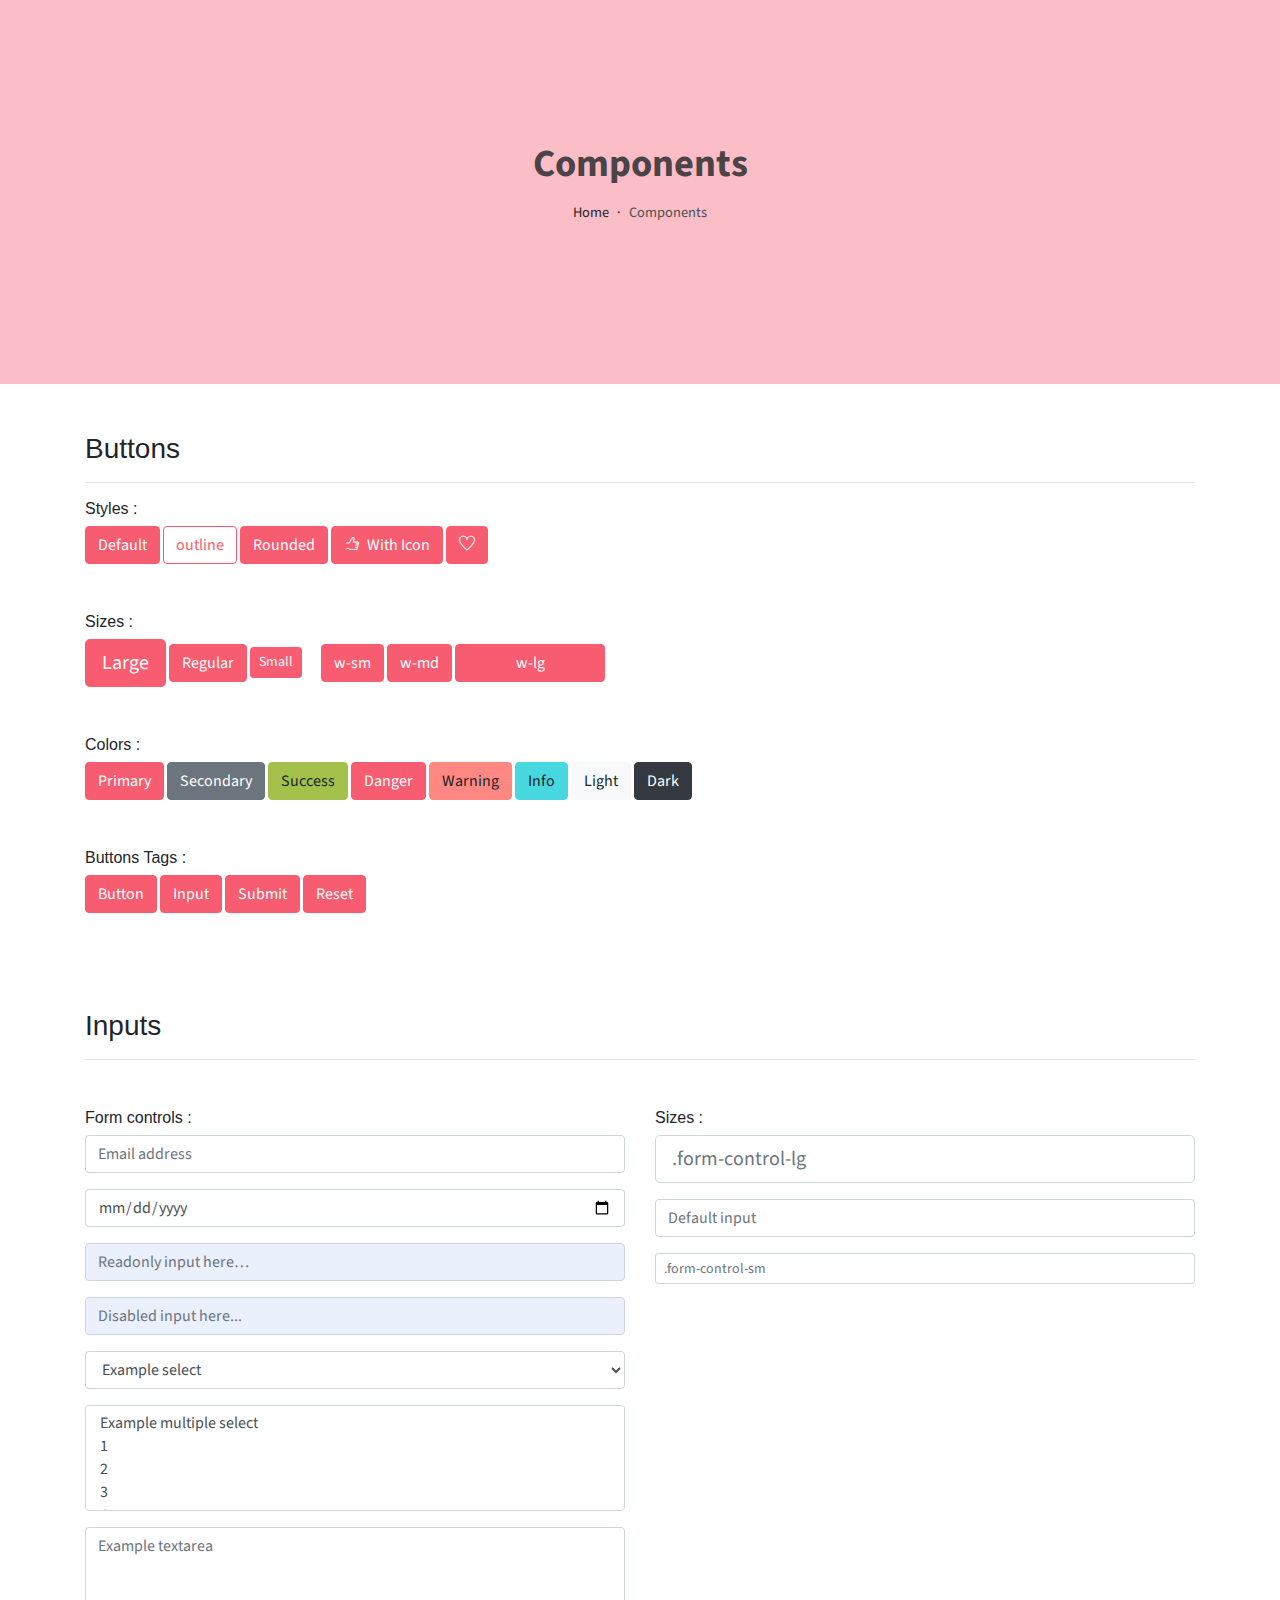
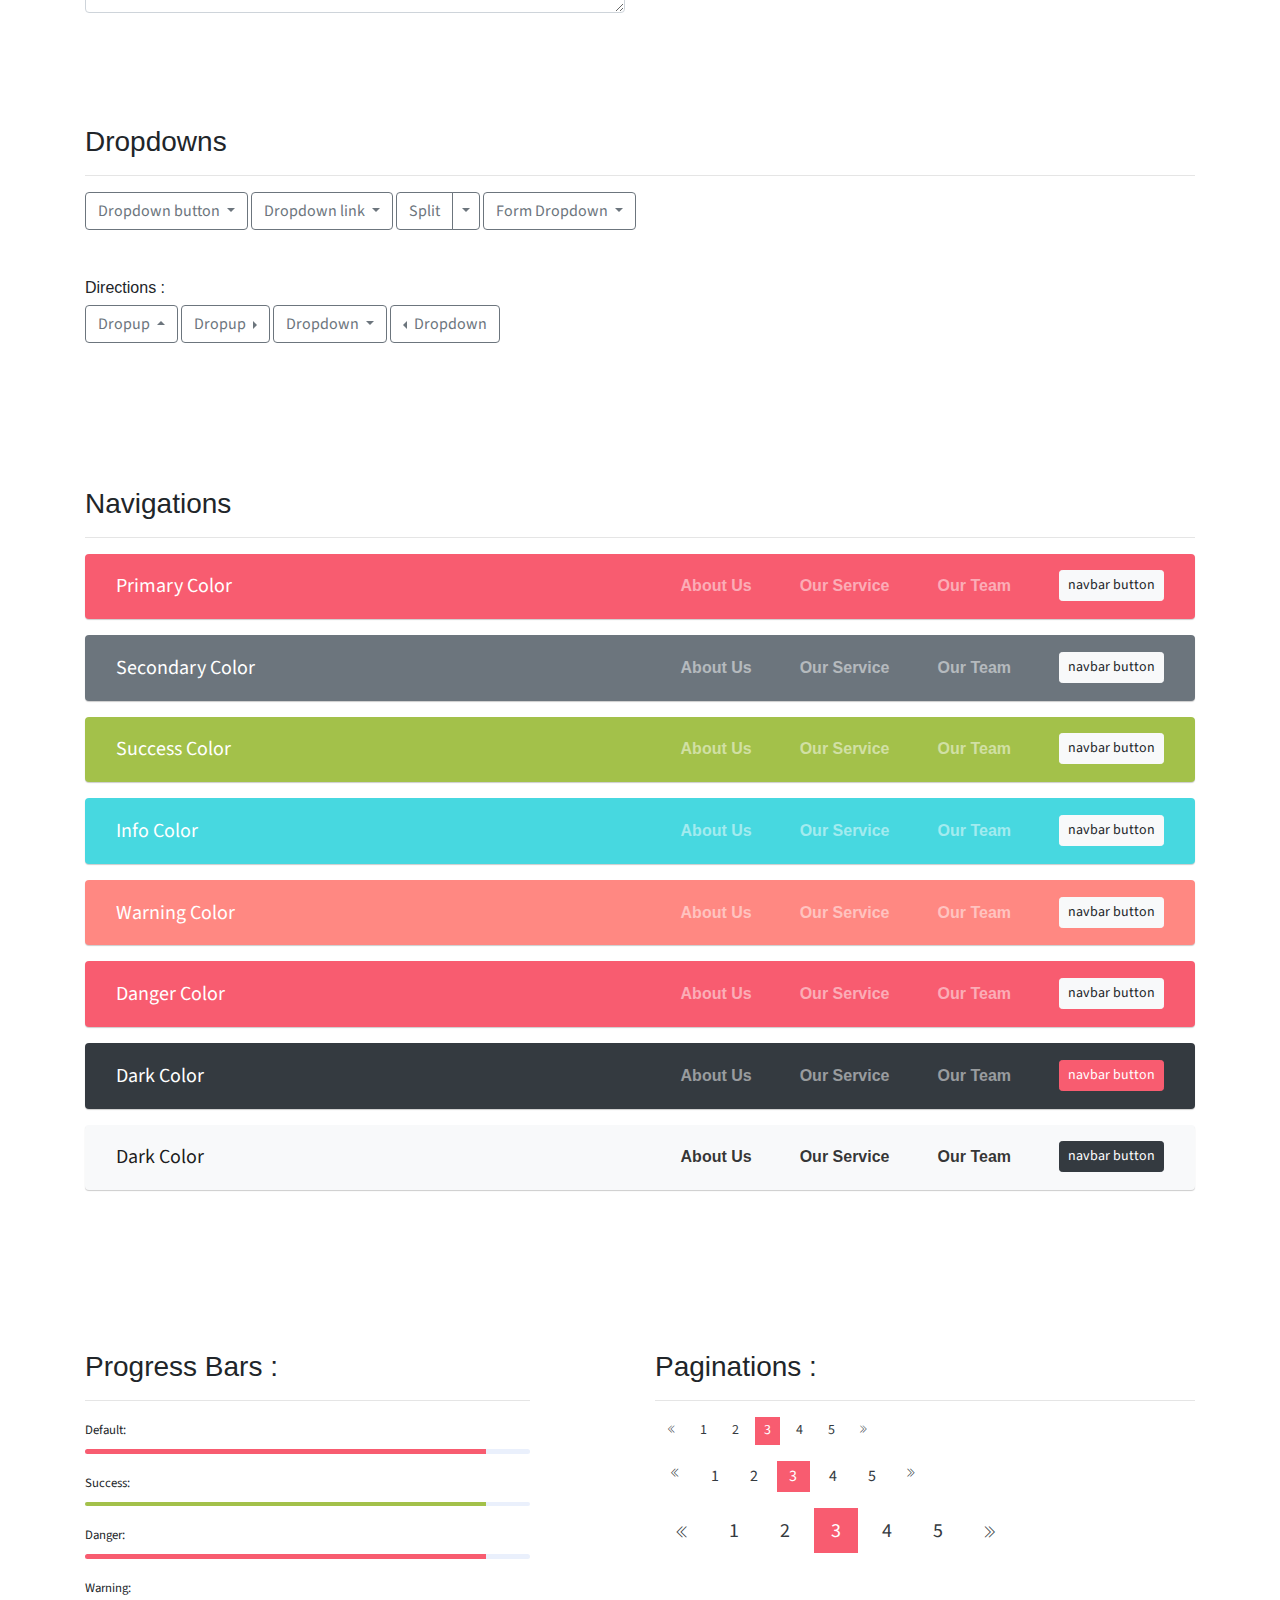
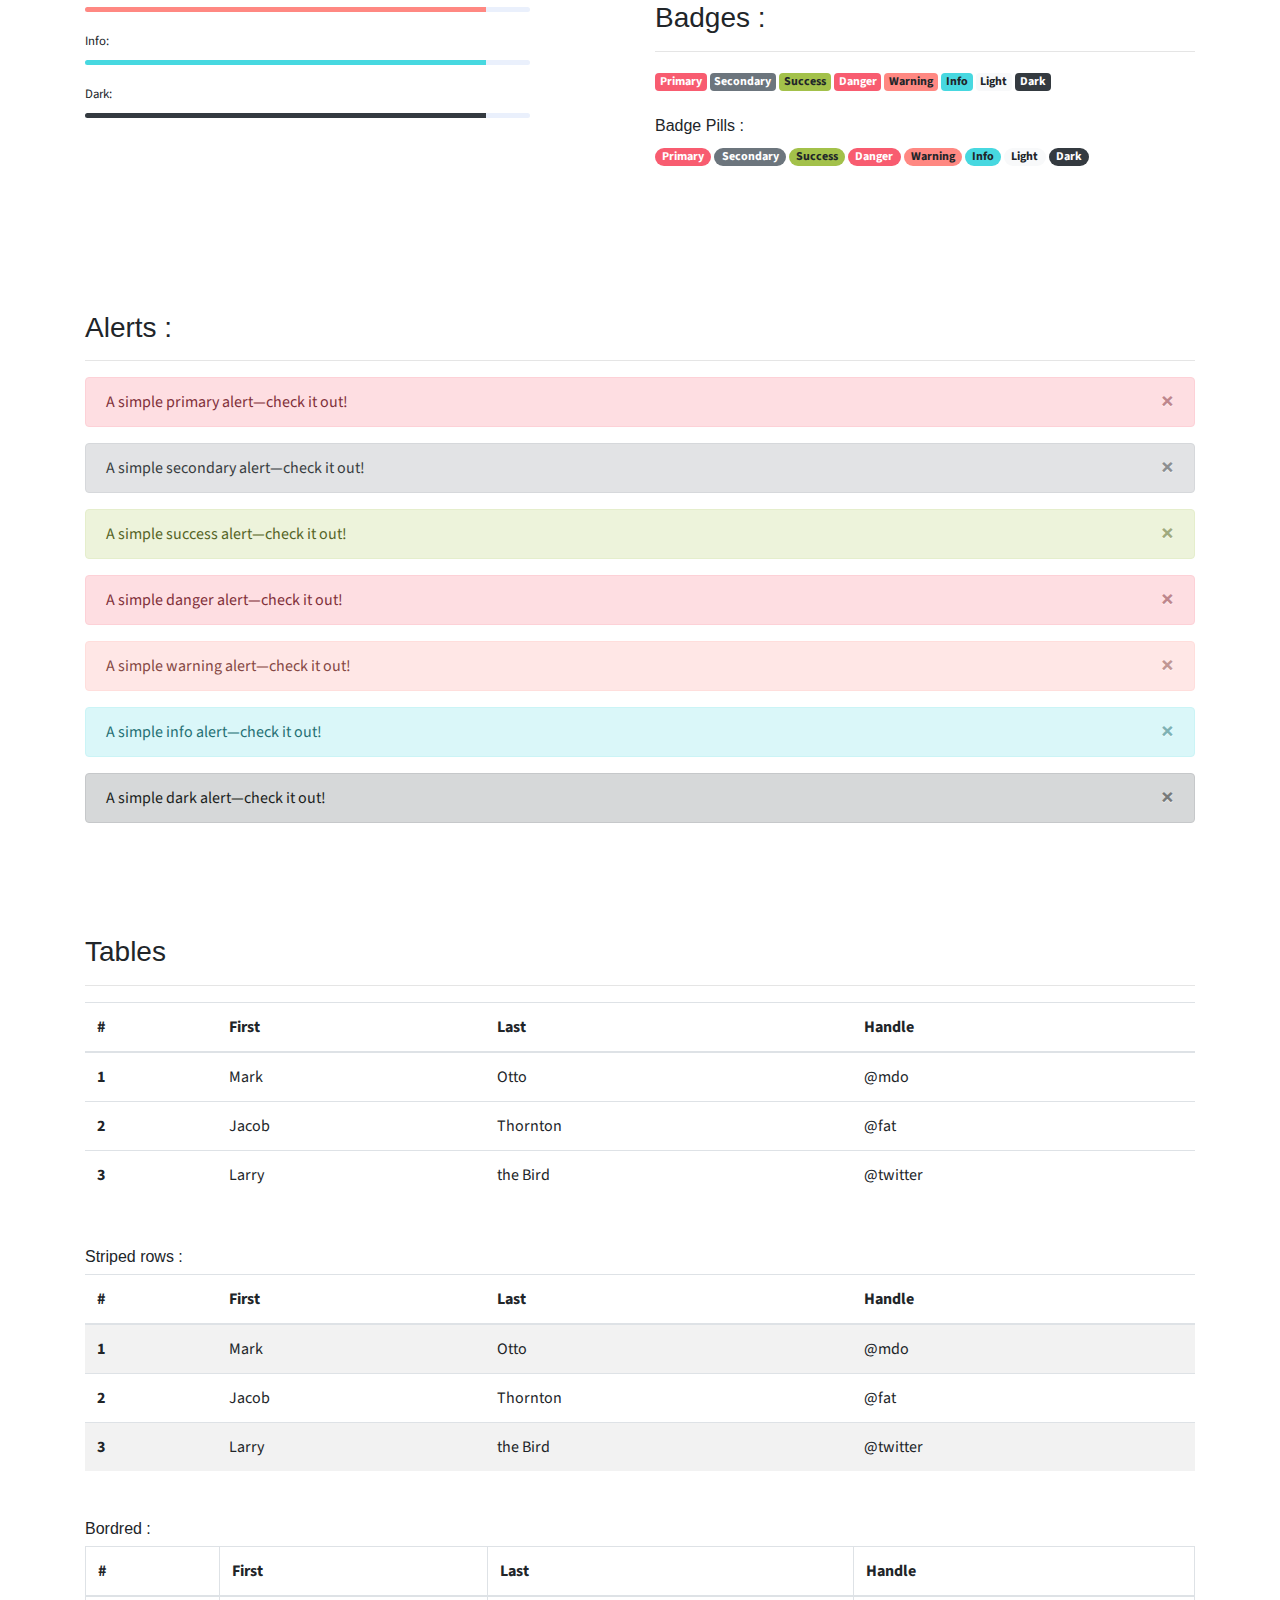
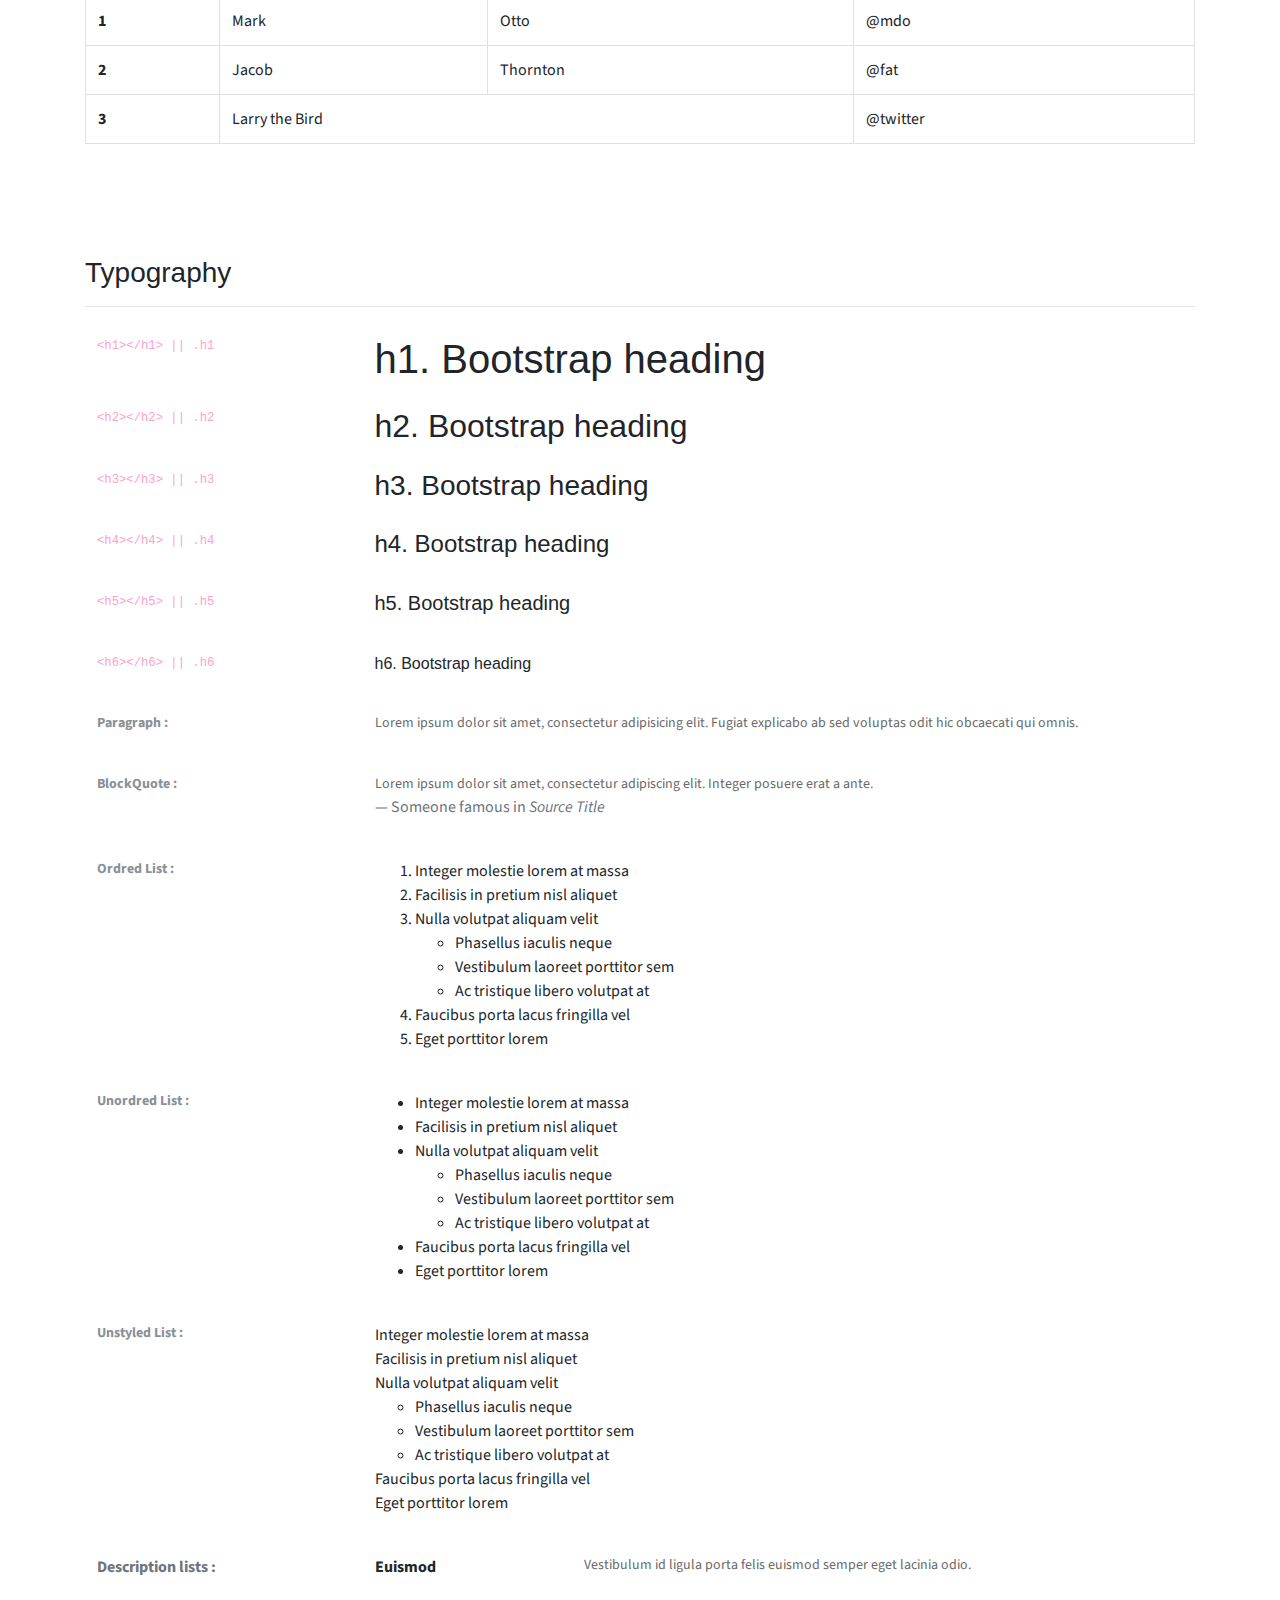
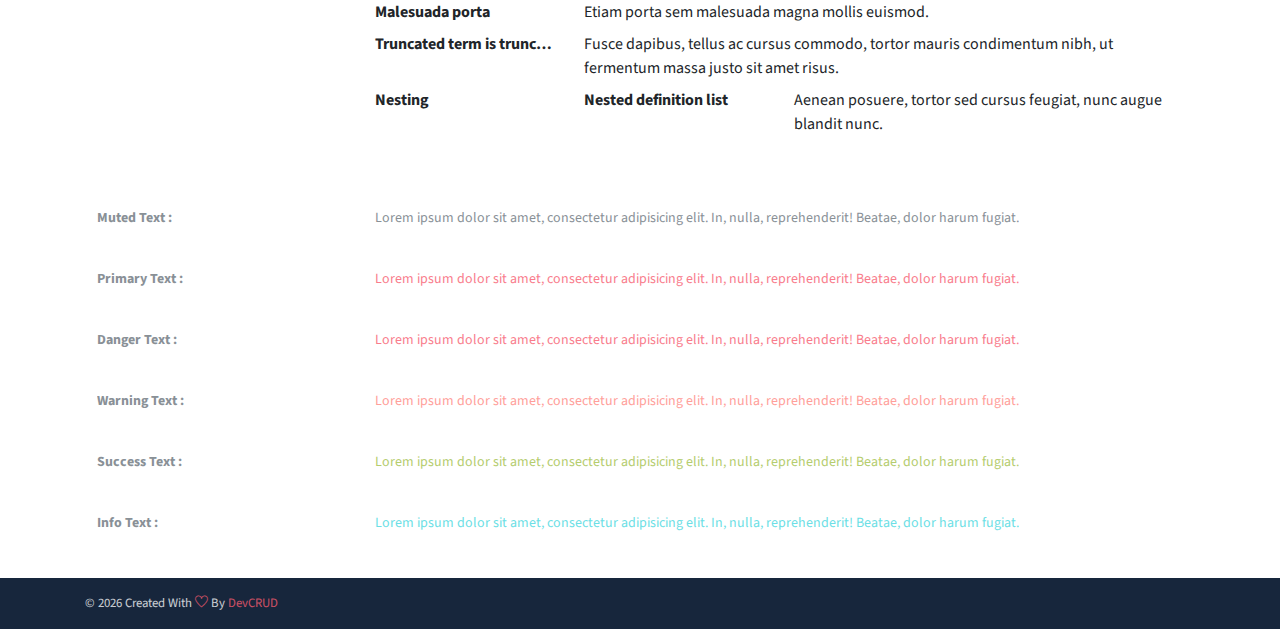
<file: components.html>
<!DOCTYPE html>
<html lang="en">
<head>
   <meta charset="utf-8">
   <meta name="viewport" content="width=device-width, initial-scale=1, shrink-to-fit=no">
   <meta name="description" content="Start your development with JohnDoe landing page.">
   <meta name="author" content="Devcrud">
   <title>JohnDoe Landing page | Components</title>
   <link rel="icon" href="assets/imgs/favicon.png" type="image/png">
   <!-- font icons -->
   <link rel="stylesheet" href="assets/vendors/themify-icons/css/themify-icons.css">
   <!-- Bootstrap + Steller  -->
   <link rel="stylesheet" href="assets/css/johndoe.css">
</head>
<body>

   <!-- Page Header -->
   <header class="header header-mini"> 
      <div class="header-title">Components</div> 
      <nav aria-label="breadcrumb">
         <ol class="breadcrumb">
            <li class="breadcrumb-item"><a href="/">Home</a></li>
            <li class="breadcrumb-item active" aria-current="page">Components</li>
         </ol>
      </nav>
   </header> <!-- End Of Page Header -->

   <!-- main content -->
   <div class="container">

      <!-- Buttons -->
      <h3 class="mt-5">Buttons</h3>
      <hr>
      <h6 class="section-secondary-title">Styles :</h6>
      <button class="btn btn-primary">Default</button>
      <button class="btn btn-outline-primary">outline</button>
      <button class="btn btn-primary rounded">Rounded</button>
      <button class="btn btn-primary rounded"><i class="ti-thumb-up pr-1"></i> With Icon</button>
      <button class="btn btn-primary circle"><i class="ti-heart"></i></button>

      <h6 class="section-secondary-title mt-5">Sizes :</h6>
      <button class="btn btn-primary btn-lg">Large</button>
      <button class="btn btn-primary ">Regular</button>
      <button class="btn btn-primary btn-sm">Small</button>
      <button class="btn btn-primary w-sm ml-3">w-sm</button>
      <button class="btn btn-primary w-md">w-md</button>
      <button class="btn btn-primary w-lg">w-lg</button>

      <h6 class="section-secondary-title mt-5">Colors :</h6>          
      <button type="button" class="btn btn-primary">Primary</button>
      <button type="button" class="btn btn-secondary">Secondary</button>
      <button type="button" class="btn btn-success">Success</button>
      <button type="button" class="btn btn-danger">Danger</button>
      <button type="button" class="btn btn-warning">Warning</button>
      <button type="button" class="btn btn-info">Info</button>
      <button type="button" class="btn btn-light">Light</button>
      <button type="button" class="btn btn-dark">Dark</button>

      <h6 class="section-secondary-title mt-5">Buttons Tags :</h6>
      <button class="btn btn-primary" type="submit">Button</button>
      <input class="btn btn-primary" type="button" value="Input">
      <input class="btn btn-primary" type="submit" value="Submit">
      <input class="btn btn-primary" type="reset" value="Reset">
      
      <!-- devider -->
      <div class="py-5"></div>

      <!-- Inputs -->
      <h3>Inputs</h3>
      <hr>
      <div class="row mt-5">
         <div class="col-md-6">
            <h6 class="section-secondary-title">Form controls :</h6>        
            <div class="form-group">
               <input type="email" class="form-control" id="exampleFormControlInput1" placeholder="Email address">
            </div>
            <div class="form-group">
               <input type="date" class="form-control" id="exampleFormControlInput1" placeholder="Date">
            </div>
            <div class="form-group">
               <input class="form-control" type="text" placeholder="Readonly input here…" readonly>
            </div>
            <div class="form-group">
               <input class="form-control" id="disabledInput" type="text" placeholder="Disabled input here..." disabled>
            </div>
            <div class="form-group">
               <select class="form-control" id="exampleFormControlSelect1">
                  <option>Example select</option>
                  <option>1</option>
                  <option>2</option>
                  <option>3</option>
                  <option>4</option>
                  <option>5</option>
               </select>
            </div>
            <div class="form-group">
               <select multiple class="form-control" id="exampleFormControlSelect2">
                  <option>Example multiple select</option>
                  <option>1</option>
                  <option>2</option>
                  <option>3</option>
                  <option>4</option>
                  <option>5</option>
               </select>
            </div>
            <div class="form-group">
               <textarea class="form-control" id="exampleFormControlTextarea1" rows="3" placeholder="Example textarea"></textarea>
            </div>
         </div>
         <div class="col-md-6">
            <h6 class="section-secondary-title">Sizes :</h6>    
            <div class="form-group">
               <input class="form-control form-control-lg" type="text" placeholder=".form-control-lg">             
            </div>
            <div class="form-group">
               <input class="form-control" type="text" placeholder="Default input">
            </div>
            <div class="form-group">
               <input class="form-control form-control-sm" type="text" placeholder=".form-control-sm"> 
            </div>
         </div>
      </div> <!-- end of inputs -->   

      <!-- devider -->
      <div class="py-5"></div>             

      <!-- Dropdowns -->
      <h3 class="components-section-title font-weight-normal">Dropdowns</h3>
      <hr>
      <div class="dropdown d-inline-block">
         <button class="btn btn-outline-secondary dropdown-toggle" type="button" id="dropdownMenuButton" data-toggle="dropdown" aria-haspopup="true" aria-expanded="false">
         Dropdown button
         </button>
         <div class="dropdown-menu" aria-labelledby="dropdownMenuButton">
         <a class="dropdown-item" href="#">Action</a>
         <a class="dropdown-item" href="#">Another action</a>
         <a class="dropdown-item" href="#">Something else here</a>
         </div>
      </div>
      <div class="dropdown d-inline-block">
         <a class="btn btn-outline-secondary dropdown-toggle" href="#" role="button" id="dropdownMenuLink" data-toggle="dropdown" aria-haspopup="true" aria-expanded="false">
            Dropdown link
         </a>
         <div class="dropdown-menu" aria-labelledby="dropdownMenuLink">
            <a class="dropdown-item" href="#">Action</a>
            <a class="dropdown-item" href="#">Another action</a>
            <a class="dropdown-item" href="#">Something else here</a>
         </div>
      </div>
      <div class="btn-group">
         <button type="button" class="btn btn-outline-secondary">Split</button>
         <button type="button" class="btn btn-outline-secondary dropdown-toggle dropdown-toggle-split" data-toggle="dropdown" aria-haspopup="true" aria-expanded="false">
         <span class="sr-only">Toggle Dropdown</span>
         </button>
         <div class="dropdown-menu">
            <a class="dropdown-item" href="#">Action</a>
            <a class="dropdown-item" href="#">Another action</a>
            <a class="dropdown-item" href="#">Something else here</a>
            <div class="dropdown-divider"></div>
            <a class="dropdown-item" href="#">Separated link</a>
         </div>
      </div>
      <div class="btn-group">
         <button class="btn btn-outline-secondary dropdown-toggle" type="button" id="dropdownMenuButton" data-toggle="dropdown" aria-haspopup="true" aria-expanded="false">
            Form Dropdown
         </button>
         <div class="dropdown-menu form">
            <form class="px-4 py-3">
               <div class="form-group">
                  <input type="email" class="form-control" id="exampleDropdownFormEmail1" placeholder="email@example.com">
               </div>
               <div class="form-group">
                  <input type="password" class="form-control" id="exampleDropdownFormPassword1" placeholder="Password">
               </div>
               <div class="form-check mb-3">
                  <input type="checkbox" class="form-check-input" id="dropdownCheck">
                  <label class="form-check-label" for="dropdownCheck">
                     Remember me
                  </label>
               </div>
               <button type="submit" class="btn btn-primary btn-block">Sign in</button>
            </form>
            <div class="dropdown-divider"></div>
            <a class="dropdown-item" href="#"><small>New around here? Sign up</small></a>
            <a class="dropdown-item" href="#"><small>Forgot password?</small></a>
         </div>
      </div>       
      <h6 class="section-secondary-title mt-5">Directions :</h6>  
      <div class="btn-group dropup">
         <button type="button" class="btn btn-outline-secondary dropdown-toggle" data-toggle="dropdown" aria-haspopup="true" aria-expanded="false">
            Dropup
         </button>
         <div class="dropdown-menu">
            <a class="dropdown-item" href="#">Action</a>
            <a class="dropdown-item" href="#">Another action</a>
            <a class="dropdown-item" href="#">Something else here</a>
            <div class="dropdown-divider"></div>
            <a class="dropdown-item" href="#">Separated link</a>
         </div>
      </div>
      <div class="btn-group dropright">
         <button type="button" class="btn btn-outline-secondary dropdown-toggle" data-toggle="dropdown" aria-haspopup="true" aria-expanded="false">
            Dropup
         </button>
         <div class="dropdown-menu">
            <a class="dropdown-item" href="#">Action</a>
            <a class="dropdown-item" href="#">Another action</a>
            <a class="dropdown-item" href="#">Something else here</a>
            <div class="dropdown-divider"></div>
            <a class="dropdown-item" href="#">Separated link</a>
         </div>
      </div>
      <div class="btn-group">
         <button type="button" class="btn btn-outline-secondary dropdown-toggle" data-toggle="dropdown" aria-haspopup="true" aria-expanded="false">
            Dropdown
         </button>
         <div class="dropdown-menu">
            <a class="dropdown-item" href="#">Action</a>
            <a class="dropdown-item" href="#">Another action</a>
            <a class="dropdown-item" href="#">Something else here</a>
            <div class="dropdown-divider"></div>
            <a class="dropdown-item" href="#">Separated link</a>
         </div>
      </div>
      <div class="btn-group dropleft">
         <button type="button" class="btn btn-outline-secondary dropdown-toggle" data-toggle="dropdown" aria-haspopup="true" aria-expanded="false">
            Dropdown
         </button>
         <div class="dropdown-menu">
            <a class="dropdown-item" href="#">Action</a>
            <a class="dropdown-item" href="#">Another action</a>
            <a class="dropdown-item" href="#">Something else here</a>
            <div class="dropdown-divider"></div>
            <a class="dropdown-item" href="#">Separated link</a>
         </div>
      </div> <!-- end of Dropdowns -->  

      <!-- devider -->
      <div class="py-5"></div>   

      <!-- navbars -->
      <h3 class="components-section-title font-weight-normal mt-5">Navigations</h3>
      <hr>
      <nav class="navbar navbar-expand-sm navbar-dark bg-primary rounded shadow mb-3">
         <div class="container">
            <a class="navbar-brand" href="#">Primary Color</a>
            <button class="navbar-toggler ml-auto" type="button" data-toggle="collapse" data-target="#navbarSupportedContent" aria-controls="navbarSupportedContent" aria-expanded="false" aria-label="Toggle navigation">
            <span class="navbar-toggler-icon"></span>
            </button>
            <div class="collapse navbar-collapse" id="navbarSupportedContent">
               <ul class="navbar-nav ml-auto"> 
                  <li class="nav-item">
                     <a class="nav-link" href="#about">About Us</a>
                  </li>
                  <li class="nav-item">
                     <a class="nav-link" href="#service">Our Service</a>
                  </li>
                  <li class="nav-item">
                     <a class="nav-link" href="#team">Our Team</a>
                  </li>
                  <li class="nav-item">
                     <a href="#book-table" class="ml-4 mt-1 btn btn-light btn-sm">navbar button</a>
                  </li>
               </ul>                       
            </div>
         </div>
      </nav>
      <nav class="navbar navbar-expand-sm navbar-dark bg-secondary rounded shadow mb-3">
         <div class="container">
            <a class="navbar-brand" href="#">Secondary Color</a>
            <button class="navbar-toggler ml-auto" type="button" data-toggle="collapse" data-target="#navbarSupportedContent" aria-controls="navbarSupportedContent" aria-expanded="false" aria-label="Toggle navigation">
            <span class="navbar-toggler-icon"></span>
            </button>
            <div class="collapse navbar-collapse" id="navbarSupportedContent">
               <ul class="navbar-nav ml-auto"> 
                  <li class="nav-item">
                     <a class="nav-link" href="#about">About Us</a>
                  </li>
                  <li class="nav-item">
                     <a class="nav-link" href="#service">Our Service</a>
                  </li>
                  <li class="nav-item">
                     <a class="nav-link" href="#team">Our Team</a>
                  </li>
                  <li class="nav-item">
                     <a href="#book-table" class="ml-4 mt-1 btn btn-light btn-sm">navbar button</a>
                  </li>
               </ul>                       
            </div>
         </div>
      </nav>
      <nav class="navbar navbar-expand-sm navbar-dark bg-success rounded shadow mb-3">
         <div class="container">
            <a class="navbar-brand" href="#">Success Color</a>
            <button class="navbar-toggler ml-auto" type="button" data-toggle="collapse" data-target="#navbarSupportedContent" aria-controls="navbarSupportedContent" aria-expanded="false" aria-label="Toggle navigation">
            <span class="navbar-toggler-icon"></span>
            </button>
            <div class="collapse navbar-collapse" id="navbarSupportedContent">
               <ul class="navbar-nav ml-auto"> 
                  <li class="nav-item">
                     <a class="nav-link" href="#about">About Us</a>
                  </li>
                  <li class="nav-item">
                     <a class="nav-link" href="#service">Our Service</a>
                  </li>
                  <li class="nav-item">
                     <a class="nav-link" href="#team">Our Team</a>
                  </li>
                  <li class="nav-item">
                     <a href="#book-table" class="ml-4 mt-1 btn btn-light btn-sm">navbar button</a>
                  </li>
               </ul>                       
            </div>
         </div>
      </nav>
      <nav class="navbar navbar-expand-sm navbar-dark bg-info rounded shadow mb-3">
         <div class="container">
            <a class="navbar-brand" href="#">Info Color</a>
            <button class="navbar-toggler ml-auto" type="button" data-toggle="collapse" data-target="#navbarSupportedContent" aria-controls="navbarSupportedContent" aria-expanded="false" aria-label="Toggle navigation">
            <span class="navbar-toggler-icon"></span>
            </button>
            <div class="collapse navbar-collapse" id="navbarSupportedContent">
               <ul class="navbar-nav ml-auto"> 
                  <li class="nav-item">
                     <a class="nav-link" href="#about">About Us</a>
                  </li>
                  <li class="nav-item">
                     <a class="nav-link" href="#service">Our Service</a>
                  </li>
                  <li class="nav-item">
                     <a class="nav-link" href="#team">Our Team</a>
                  </li>
                  <li class="nav-item">
                     <a href="#book-table" class="ml-4 mt-1 btn btn-light btn-sm">navbar button</a>
                  </li>
               </ul>                       
            </div>
         </div>
      </nav>
      <nav class="navbar navbar-expand-sm navbar-dark bg-warning rounded shadow mb-3">
         <div class="container">
            <a class="navbar-brand" href="#">Warning Color</a>
            <button class="navbar-toggler ml-auto" type="button" data-toggle="collapse" data-target="#navbarSupportedContent" aria-controls="navbarSupportedContent" aria-expanded="false" aria-label="Toggle navigation">
            <span class="navbar-toggler-icon"></span>
            </button>
            <div class="collapse navbar-collapse" id="navbarSupportedContent">
               <ul class="navbar-nav ml-auto"> 
                  <li class="nav-item">
                     <a class="nav-link" href="#about">About Us</a>
                  </li>
                  <li class="nav-item">
                     <a class="nav-link" href="#service">Our Service</a>
                  </li>
                  <li class="nav-item">
                     <a class="nav-link" href="#team">Our Team</a>
                  </li>
                  <li class="nav-item">
                     <a href="#book-table" class="ml-4 mt-1 btn btn-light btn-sm">navbar button</a>
                  </li>
               </ul>                       
            </div>
         </div>
      </nav>
      <nav class="navbar navbar-expand-sm navbar-dark bg-danger rounded shadow mb-3">
         <div class="container">
            <a class="navbar-brand" href="#">Danger Color</a>
            <button class="navbar-toggler ml-auto" type="button" data-toggle="collapse" data-target="#navbarSupportedContent" aria-controls="navbarSupportedContent" aria-expanded="false" aria-label="Toggle navigation">
            <span class="navbar-toggler-icon"></span>
            </button>
            <div class="collapse navbar-collapse" id="navbarSupportedContent">
               <ul class="navbar-nav ml-auto"> 
                  <li class="nav-item">
                     <a class="nav-link" href="#about">About Us</a>
                  </li>
                  <li class="nav-item">
                     <a class="nav-link" href="#service">Our Service</a>
                  </li>
                  <li class="nav-item">
                     <a class="nav-link" href="#team">Our Team</a>
                  </li>
                  <li class="nav-item">
                     <a href="#book-table" class="ml-4 mt-1 btn btn-light btn-sm">navbar button</a>
                  </li>
               </ul>                       
            </div>
         </div>
      </nav>
      <nav class="navbar navbar-expand-sm navbar-dark bg-dark rounded shadow mb-3">
         <div class="container">
            <a class="navbar-brand" href="#">Dark Color</a>
            <button class="navbar-toggler ml-auto" type="button" data-toggle="collapse" data-target="#navbarSupportedContent" aria-controls="navbarSupportedContent" aria-expanded="false" aria-label="Toggle navigation">
            <span class="navbar-toggler-icon"></span>
            </button>
            <div class="collapse navbar-collapse" id="navbarSupportedContent">
               <ul class="navbar-nav ml-auto"> 
                  <li class="nav-item">
                     <a class="nav-link" href="#about">About Us</a>
                  </li>
                  <li class="nav-item">
                     <a class="nav-link" href="#service">Our Service</a>
                  </li>
                  <li class="nav-item">
                     <a class="nav-link" href="#team">Our Team</a>
                  </li>
                  <li class="nav-item">
                     <a href="#book-table" class="ml-4 mt-1 btn btn-primary btn-sm">navbar button</a>
                  </li>
               </ul>                       
            </div>
         </div>
      </nav>
      <nav class="navbar navbar-expand-sm navbar-light bg-light rounded shadow mb-3">
         <div class="container">
            <a class="navbar-brand" href="#">Dark Color</a>
            <button class="navbar-toggler ml-auto" type="button" data-toggle="collapse" data-target="#navbarSupportedContent" aria-controls="navbarSupportedContent" aria-expanded="false" aria-label="Toggle navigation">
            <span class="navbar-toggler-icon"></span>
            </button>
            <div class="collapse navbar-collapse" id="navbarSupportedContent">
               <ul class="navbar-nav ml-auto"> 
                  <li class="nav-item">
                     <a class="nav-link" href="#about">About Us</a>
                  </li>
                  <li class="nav-item">
                     <a class="nav-link" href="#service">Our Service</a>
                  </li>
                  <li class="nav-item">
                     <a class="nav-link" href="#team">Our Team</a>
                  </li>
                  <li class="nav-item">
                     <a href="#book-table" class="ml-4 mt-1 btn btn-dark btn-sm">navbar button</a>
                  </li>
               </ul>                       
            </div>
         </div>
      </nav>
      <!-- End of navbars -->

      <!-- devider -->
      <div class="py-5"></div>   
      
      <!-- progress bars -->
      <div class="row justify-content-between">
         <div class="col-md-5">
            <h3 class="components-section-title font-weight-normal mt-5">Progress Bars :</h3>
            <hr>
            <small>Default: </small>
            <div class="progress mt-2 mb-3">
               <div class="progress-bar" role="progressbar" style="width: 90%" aria-valuenow="25" aria-valuemin="0" aria-valuemax="100"></div>
            </div>
            <small>Success:</small>
            <div class="progress mt-2 mb-3">
               <div class="progress-bar bg-success" role="progressbar" style="width: 90%" aria-valuenow="25" aria-valuemin="0" aria-valuemax="100"></div>
            </div>
            <small>Danger:</small>
            <div class="progress mt-2 mb-3">
               <div class="progress-bar bg-danger" role="progressbar" style="width: 90%" aria-valuenow="25" aria-valuemin="0" aria-valuemax="100"></div>
            </div>
            <small>Warning:</small>
            <div class="progress mt-2 mb-3">
               <div class="progress-bar bg-warning" role="progressbar" style="width: 90%" aria-valuenow="25" aria-valuemin="0" aria-valuemax="100"></div>
            </div>
            <small>Info:</small>
            <div class="progress mt-2 mb-3">
               <div class="progress-bar bg-info" role="progressbar" style="width: 90%" aria-valuenow="25" aria-valuemin="0" aria-valuemax="100"></div>
            </div>
            <small>Dark:</small>
            <div class="progress mt-2 mb-3">
               <div class="progress-bar bg-dark" role="progressbar" style="width: 90%" aria-valuenow="25" aria-valuemin="0" aria-valuemax="100"></div>
            </div>
         </div>
         <div class="col-md-6">
            <h3 class="components-section-title font-weight-normal mt-5">Paginations :</h3>
            <hr>
            <nav aria-label="Page navigation example">
               <ul class="pagination pagination-sm">
                  <li class="page-item"><a class="page-link" href="#"><i class="ti-angle-double-left"></i></a></li>
                  <li class="page-item"><a class="page-link" href="#">1</a></li>
                  <li class="page-item"><a class="page-link" href="#">2</a></li>
                  <li class="page-item active"><a class="page-link" href="#">3</a></li>
                  <li class="page-item"><a class="page-link" href="#">4</a></li>
                  <li class="page-item"><a class="page-link" href="#">5</a></li>
                  <li class="page-item"><a class="page-link" href="#"><i class="ti-angle-double-right"></i></a></li>
               </ul>
            </nav>
            <nav aria-label="Page navigation example">
               <ul class="pagination">
               <li class="page-item"><a class="page-link" href="#"><i class="ti-angle-double-left"></i></a></li>
                  <li class="page-item"><a class="page-link" href="#">1</a></li>
                  <li class="page-item"><a class="page-link" href="#">2</a></li>
                  <li class="page-item active"><a class="page-link" href="#">3</a></li>
                  <li class="page-item"><a class="page-link" href="#">4</a></li>
                  <li class="page-item"><a class="page-link" href="#">5</a></li>
                  <li class="page-item"><a class="page-link" href="#"><i class="ti-angle-double-right"></i></a></li>
               </ul>
            </nav>
            <nav aria-label="Page navigation example">
               <ul class="pagination pagination-lg">
                  <li class="page-item"><a class="page-link" href="#"><i class="ti-angle-double-left"></i></a></li>
                  <li class="page-item"><a class="page-link" href="#">1</a></li>
                  <li class="page-item"><a class="page-link" href="#">2</a></li>
                  <li class="page-item active"><a class="page-link" href="#">3</a></li>
                  <li class="page-item"><a class="page-link" href="#">4</a></li>
                  <li class="page-item"><a class="page-link" href="#">5</a></li>
                  <li class="page-item"><a class="page-link" href="#"><i class="ti-angle-double-right"></i></a></li>
               </ul>
            </nav>

            <!-- Badges -->
            <h3 class="components-section-title font-weight-normal mt-5">Badges :</h3>
            <hr>
            <span class="badge badge-primary">Primary</span>
            <span class="badge badge-secondary">Secondary</span>
            <span class="badge badge-success">Success</span>
            <span class="badge badge-danger">Danger</span>
            <span class="badge badge-warning">Warning</span>
            <span class="badge badge-info">Info</span>
            <span class="badge badge-light">Light</span>
            <span class="badge badge-dark">Dark</span>
            <h6 class="section-secondary-title mt-4 mb-2">Badge Pills :</h6>
            <span class="badge badge-pill badge-primary">Primary</span>
            <span class="badge badge-pill badge-secondary">Secondary</span>
            <span class="badge badge-pill badge-success">Success</span>
            <span class="badge badge-pill badge-danger">Danger</span>
            <span class="badge badge-pill badge-warning">Warning</span>
            <span class="badge badge-pill badge-info">Info</span>
            <span class="badge badge-pill badge-light">Light</span>
            <span class="badge badge-pill badge-dark">Dark</span>
         </div>
      </div> <!-- End of Progress bars -->

      <!-- devider -->
      <div class="py-5"></div>  

      <!-- Alerts -->
      <h3 class="components-section-title font-weight-normal mt-5">Alerts :</h3>
      <hr>
      <div class="alert alert-primary alert-dismissible fade show" role="alert">
         A simple primary alert—check it out!
         <button type="button" class="close" data-dismiss="alert" aria-label="Close">
            <span aria-hidden="true">&times;</span>
         </button>
      </div>
      <div class="alert alert-secondary alert-dismissible fade show" role="alert">
         A simple secondary alert—check it out!
         <button type="button" class="close" data-dismiss="alert" aria-label="Close">
            <span aria-hidden="true">&times;</span>
         </button>
      </div>
      <div class="alert alert-success alert-dismissible fade show" role="alert">
         A simple success alert—check it out!
         <button type="button" class="close" data-dismiss="alert" aria-label="Close">
            <span aria-hidden="true">&times;</span>
         </button>
      </div>
      <div class="alert alert-danger alert-dismissible fade show" role="alert">
         A simple danger alert—check it out!
         <button type="button" class="close" data-dismiss="alert" aria-label="Close">
            <span aria-hidden="true">&times;</span>
         </button>
      </div>
      <div class="alert alert-warning alert-dismissible fade show" role="alert">
         A simple warning alert—check it out!
         <button type="button" class="close" data-dismiss="alert" aria-label="Close">
            <span aria-hidden="true">&times;</span>
         </button>
      </div>
      <div class="alert alert-info alert-dismissible fade show" role="alert">
         A simple info alert—check it out!
         <button type="button" class="close" data-dismiss="alert" aria-label="Close">
            <span aria-hidden="true">&times;</span>
         </button>
      </div>
      <div class="alert alert-dark alert-dismissible fade show" role="alert">
         A simple dark alert—check it out!
         <button type="button" class="close" data-dismiss="alert" aria-label="Close">
            <span aria-hidden="true">&times;</span>
         </button>
      </div>
      <!-- end of alerts -->

      <!-- devider -->
      <div class="py-5"></div> 
   
      <!-- tables -->
      <h3 class="components-section-title">Tables</h3>
      <hr>
      <table class="table">
         <thead>
            <tr>
               <th scope="col">#</th>
               <th scope="col">First</th>
               <th scope="col">Last</th>
               <th scope="col">Handle</th>
            </tr>
         </thead>
         <tbody>
            <tr>
               <th scope="row">1</th>
               <td>Mark</td>
               <td>Otto</td>
               <td>@mdo</td>
            </tr>
            <tr>
               <th scope="row">2</th>
               <td>Jacob</td>
               <td>Thornton</td>
               <td>@fat</td>
            </tr>
            <tr>
               <th scope="row">3</th>
               <td>Larry</td>
               <td>the Bird</td>
               <td>@twitter</td>
            </tr>
         </tbody>
      </table>

      <h6 class="section-secondary-title mt-5">Striped rows :</h6>
      <table class="table table-striped">
         <thead>
            <tr>
               <th scope="col">#</th>
               <th scope="col">First</th>
               <th scope="col">Last</th>
               <th scope="col">Handle</th>
            </tr>
         </thead>
         <tbody>
            <tr>
               <th scope="row">1</th>
               <td>Mark</td>
               <td>Otto</td>
               <td>@mdo</td>
            </tr>
            <tr>
               <th scope="row">2</th>
               <td>Jacob</td>
               <td>Thornton</td>
               <td>@fat</td>
            </tr>
            <tr>
               <th scope="row">3</th>
               <td>Larry</td>
               <td>the Bird</td>
               <td>@twitter</td>
            </tr>
         </tbody>
      </table>

      <h6 class="section-secondary-title mt-5">Bordred :</h6>
      <table class="table table-bordered">
         <thead>
            <tr>
               <th scope="col">#</th>
               <th scope="col">First</th>
               <th scope="col">Last</th>
               <th scope="col">Handle</th>
            </tr>
         </thead>
         <tbody>
            <tr>
               <th scope="row">1</th>
               <td>Mark</td>
               <td>Otto</td>
               <td>@mdo</td>
            </tr>
            <tr>
               <th scope="row">2</th>
               <td>Jacob</td>
               <td>Thornton</td>
               <td>@fat</td>
            </tr>
            <tr>
               <th scope="row">3</th>
               <td colspan="2">Larry the Bird</td>
               <td>@twitter</td>
            </tr>
         </tbody>
      </table>
      <!-- end of tables -->

      <!-- devider -->
      <div class="py-5"></div> 

      <!-- typography -->
      <h3 class="components-section-title">Typography</h3>
      <hr>
     
      <table class="table table-borderless v-align-center">
         <tbody>
            <tr>
               <td>
                  <p><code class="highlighter-rouge">&lt;h1&gt;&lt;/h1&gt; || .h1</code></p>
               </td>
               <td class="w-75"><span class="h1">h1. Bootstrap heading</span></td>
            </tr>
            <tr>
               <td>
                  <p><code class="highlighter-rouge">&lt;h2&gt;&lt;/h2&gt; || .h2</code></p>
               </td>
               <td><span class="h2">h2. Bootstrap heading</span></td>
            </tr>
            <tr>
               <td>
                  <p><code class="highlighter-rouge">&lt;h3&gt;&lt;/h3&gt; || .h3</code></p>
               </td>
               <td><span class="h3">h3. Bootstrap heading</span></td>
            </tr>
            <tr>
               <td>
                  <p><code class="highlighter-rouge">&lt;h4&gt;&lt;/h4&gt; || .h4</code></p>
               </td>
               <td><span class="h4">h4. Bootstrap heading</span></td>
            </tr>
            <tr>
               <td>
                  <p><code class="highlighter-rouge">&lt;h5&gt;&lt;/h5&gt; || .h5</code></p>
               </td>
               <td><span class="h5">h5. Bootstrap heading</span></td>
            </tr>
            <tr>
               <td>
                  <p><code class="highlighter-rouge">&lt;h6&gt;&lt;/h6&gt; || .h6</code></p>
               </td>
               <td><span class="h6">h6. Bootstrap heading</span></td>
            </tr>
            <tr>
               <td>
                  <p class="font-weight-bold text-muted">Paragraph :</p>
               </td>
               <td><p>Lorem ipsum dolor sit amet, consectetur adipisicing elit. Fugiat explicabo ab sed voluptas odit hic obcaecati qui omnis.</p></td>
            </tr>
            <tr>
               <td>
                  <p class="font-weight-bold text-muted">BlockQuote :</p>
               </td>
               <td>
                  <blockquote class="blockquote">
                     <p class="mb-0">Lorem ipsum dolor sit amet, consectetur adipiscing elit. Integer posuere erat a ante.</p>
                     <footer class="blockquote-footer">Someone famous in <cite title="Source Title">Source Title</cite></footer>
                  </blockquote>
               </td>
            </tr>

            
            <tr>
               <td><p class="font-weight-bold text-muted">Ordred List :</p></td>
               <td>
                  <ol>
                     <li>Integer molestie lorem at massa</li>
                     <li>Facilisis in pretium nisl aliquet</li>
                     <li>Nulla volutpat aliquam velit
                        <ul>
                           <li>Phasellus iaculis neque</li>
                           <li>Vestibulum laoreet porttitor sem</li>
                           <li>Ac tristique libero volutpat at</li>
                        </ul>
                     </li>
                     <li>Faucibus porta lacus fringilla vel</li>
                     <li>Eget porttitor lorem</li>
                  </ol>
               </td>
            </tr>
            <tr>
               <td><p class="font-weight-bold text-muted">Unordred List :</p></td>
               <td>
                  <ul >
                     <li>Integer molestie lorem at massa</li>
                     <li>Facilisis in pretium nisl aliquet</li>
                     <li>Nulla volutpat aliquam velit
                        <ul>
                           <li>Phasellus iaculis neque</li>
                           <li>Vestibulum laoreet porttitor sem</li>
                           <li>Ac tristique libero volutpat at</li>
                        </ul>
                     </li>
                     <li>Faucibus porta lacus fringilla vel</li>
                     <li>Eget porttitor lorem</li>
                  </ul>
               </td>
            </tr>
            <tr>
               <td><p class="font-weight-bold text-muted">Unstyled List :</p></td>
               <td>
                  <ul class="list-unstyled">
                     <li>Integer molestie lorem at massa</li>
                     <li>Facilisis in pretium nisl aliquet</li>
                     <li>Nulla volutpat aliquam velit
                        <ul>
                           <li>Phasellus iaculis neque</li>
                           <li>Vestibulum laoreet porttitor sem</li>
                           <li>Ac tristique libero volutpat at</li>
                        </ul>
                     </li>
                     <li>Faucibus porta lacus fringilla vel</li>
                     <li>Eget porttitor lorem</li>
                  </ul>
               </td>
            </tr>
            <tr>
               <td class="font-weight-bold text-muted">Description lists : </td>
               <td>
                  <dl class="row">
                     <dt class="col-sm-3">Euismod</dt>
                     <dd class="col-sm-9">
                        <p>Vestibulum id ligula porta felis euismod semper eget lacinia odio.</p>
                     </dd>

                     <dt class="col-sm-3">Malesuada porta</dt>
                     <dd class="col-sm-9">Etiam porta sem malesuada magna mollis euismod.</dd>

                     <dt class="col-sm-3 text-truncate">Truncated term is truncated</dt>
                     <dd class="col-sm-9">Fusce dapibus, tellus ac cursus commodo, tortor mauris condimentum nibh, ut fermentum massa justo sit amet risus.</dd>

                     <dt class="col-sm-3">Nesting</dt>
                     <dd class="col-sm-9">
                        <dl class="row">
                           <dt class="col-sm-4">Nested definition list</dt>
                           <dd class="col-sm-8">Aenean posuere, tortor sed cursus feugiat, nunc augue blandit nunc.</dd>
                        </dl>
                     </dd>
                  </dl>
               </td>
            </tr>
            <tr>
               <td>
                  <p class="font-weight-bold text-muted">Muted Text :</p>
               </td>
               <td>
                  <p class="text-muted">Lorem ipsum dolor sit amet, consectetur adipisicing elit. In, nulla, reprehenderit! Beatae, dolor harum fugiat.</p>
               </td>
            </tr>
            <tr>
               <td>
                  <p class="font-weight-bold text-muted">Primary Text :</p>
               </td>
               <td>
                  <p class="text-primary">Lorem ipsum dolor sit amet, consectetur adipisicing elit. In, nulla, reprehenderit! Beatae, dolor harum fugiat.</p>
               </td>
            </tr>
            <tr>
               <td>
                  <p class="font-weight-bold text-muted">Danger Text :</p>
               </td>
               <td>
                  <p class="text-danger">Lorem ipsum dolor sit amet, consectetur adipisicing elit. In, nulla, reprehenderit! Beatae, dolor harum fugiat.</p>
               </td>
            </tr>
            <tr>
               <td>
                  <p class="font-weight-bold text-muted">Warning Text :</p>
               </td>
               <td>
                  <p class="text-warning">Lorem ipsum dolor sit amet, consectetur adipisicing elit. In, nulla, reprehenderit! Beatae, dolor harum fugiat.</p>
               </td>
            </tr>
            <tr>
               <td>
                  <p class="font-weight-bold text-muted">Success Text :</p>
               </td>
               <td>
                  <p class="text-success">Lorem ipsum dolor sit amet, consectetur adipisicing elit. In, nulla, reprehenderit! Beatae, dolor harum fugiat.</p>
               </td>
            </tr>
            <tr>
               <td>
                  <p class="font-weight-bold text-muted">Info Text :</p>
               </td>
               <td>
                  <p class="text-info">Lorem ipsum dolor sit amet, consectetur adipisicing elit. In, nulla, reprehenderit! Beatae, dolor harum fugiat.</p>
               </td>
            </tr>
         </tbody>
      </table>
   </div>
   <!-- end of typography -->

   <!-- Page Footer -->
   <footer class="footer py-3">
        <div class="container">
            <p class="small mb-0 text-light">
                &copy; <script>document.write(new Date().getFullYear())</script> Created With <i class="ti-heart text-danger"></i> By <a href="http://devcrud.com" target="_blank"><span class="text-danger" title="Bootstrap 4 Themes and Dashboards">DevCRUD</span></a> 
            </p>
        </div>
    </footer>
   <!-- End of Page Footer -->  
   
   <!-- core  -->
   <script src="assets/vendors/jquery/jquery-3.4.1.js"></script>
   <script src="assets/vendors/bootstrap/bootstrap.bundle.js"></script>

</body>
</html>
</file>
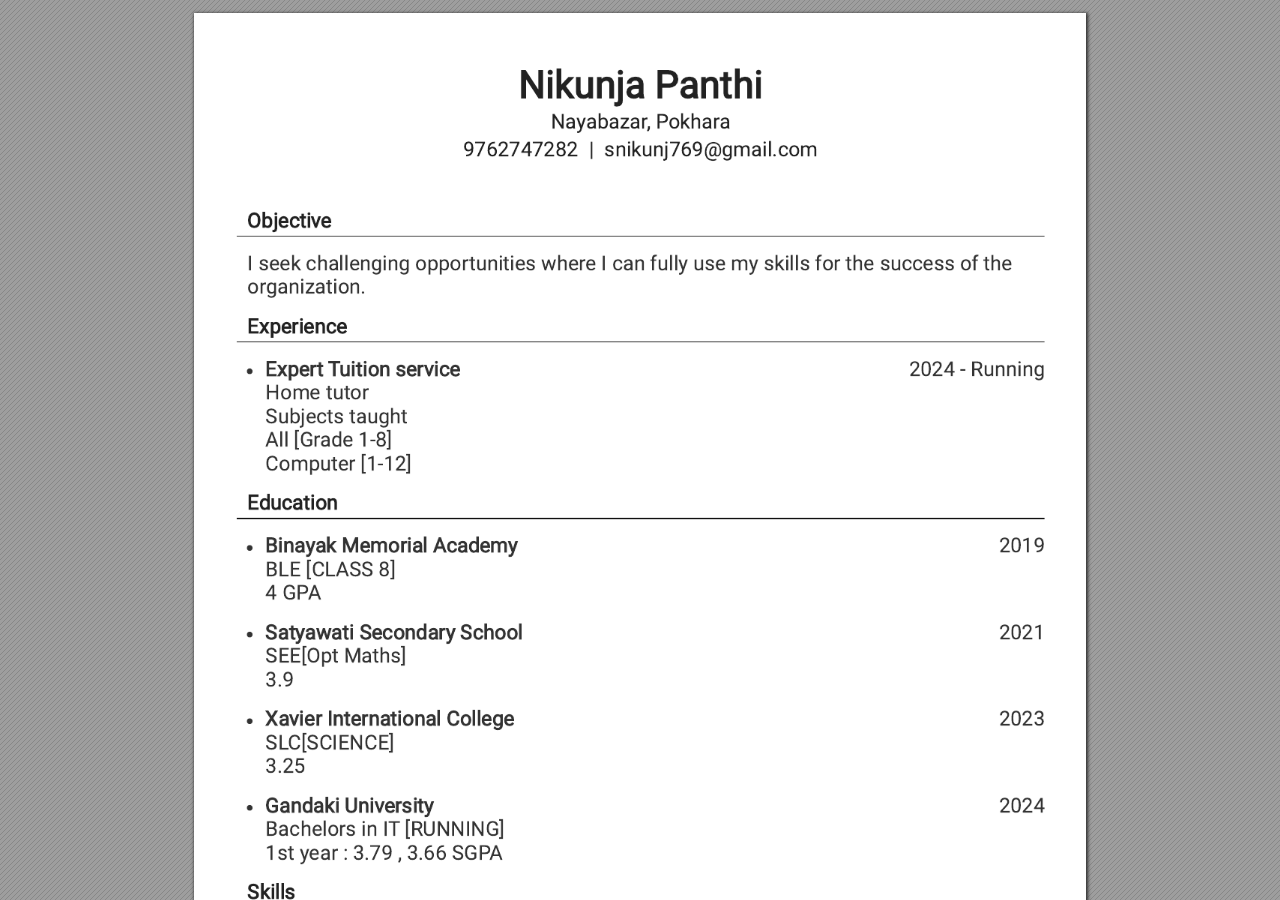
<file: myresume.html>
<!DOCTYPE html>
<!-- Created by pdf2htmlEX (https://github.com/pdf2htmlEX/pdf2htmlEX) -->
<html xmlns="http://www.w3.org/1999/xhtml">
<head>
<meta charset="utf-8"/>
<meta name="generator" content="pdf2htmlEX"/>
<meta http-equiv="X-UA-Compatible" content="IE=edge,chrome=1"/>
<style type="text/css">
/*! 
 * Base CSS for pdf2htmlEX
 * Copyright 2012,2013 Lu Wang <coolwanglu@gmail.com> 
 * https://github.com/pdf2htmlEX/pdf2htmlEX/blob/master/share/LICENSE
 */#sidebar{position:absolute;top:0;left:0;bottom:0;width:250px;padding:0;margin:0;overflow:auto}#page-container{position:absolute;top:0;left:0;margin:0;padding:0;border:0}@media screen{#sidebar.opened+#page-container{left:250px}#page-container{bottom:0;right:0;overflow:auto}.loading-indicator{display:none}.loading-indicator.active{display:block;position:absolute;width:64px;height:64px;top:50%;left:50%;margin-top:-32px;margin-left:-32px}.loading-indicator img{position:absolute;top:0;left:0;bottom:0;right:0}}@media print{@page{margin:0}html{margin:0}body{margin:0;-webkit-print-color-adjust:exact}#sidebar{display:none}#page-container{width:auto;height:auto;overflow:visible;background-color:transparent}.d{display:none}}.pf{position:relative;background-color:white;overflow:hidden;margin:0;border:0}.pc{position:absolute;border:0;padding:0;margin:0;top:0;left:0;width:100%;height:100%;overflow:hidden;display:block;transform-origin:0 0;-ms-transform-origin:0 0;-webkit-transform-origin:0 0}.pc.opened{display:block}.bf{position:absolute;border:0;margin:0;top:0;bottom:0;width:100%;height:100%;-ms-user-select:none;-moz-user-select:none;-webkit-user-select:none;user-select:none}.bi{position:absolute;border:0;margin:0;-ms-user-select:none;-moz-user-select:none;-webkit-user-select:none;user-select:none}@media print{.pf{margin:0;box-shadow:none;page-break-after:always;page-break-inside:avoid}@-moz-document url-prefix(){.pf{overflow:visible;border:1px solid #fff}.pc{overflow:visible}}}.c{position:absolute;border:0;padding:0;margin:0;overflow:hidden;display:block}.t{position:absolute;white-space:pre;font-size:1px;transform-origin:0 100%;-ms-transform-origin:0 100%;-webkit-transform-origin:0 100%;unicode-bidi:bidi-override;-moz-font-feature-settings:"liga" 0}.t:after{content:''}.t:before{content:'';display:inline-block}.t span{position:relative;unicode-bidi:bidi-override}._{display:inline-block;color:transparent;z-index:-1}::selection{background:rgba(127,255,255,0.4)}::-moz-selection{background:rgba(127,255,255,0.4)}.pi{display:none}.d{position:absolute;transform-origin:0 100%;-ms-transform-origin:0 100%;-webkit-transform-origin:0 100%}.it{border:0;background-color:rgba(255,255,255,0.0)}.ir:hover{cursor:pointer}</style>
<style type="text/css">
/*! 
 * Fancy styles for pdf2htmlEX
 * Copyright 2012,2013 Lu Wang <coolwanglu@gmail.com> 
 * https://github.com/pdf2htmlEX/pdf2htmlEX/blob/master/share/LICENSE
 */@keyframes fadein{from{opacity:0}to{opacity:1}}@-webkit-keyframes fadein{from{opacity:0}to{opacity:1}}@keyframes swing{0{transform:rotate(0)}10%{transform:rotate(0)}90%{transform:rotate(720deg)}100%{transform:rotate(720deg)}}@-webkit-keyframes swing{0{-webkit-transform:rotate(0)}10%{-webkit-transform:rotate(0)}90%{-webkit-transform:rotate(720deg)}100%{-webkit-transform:rotate(720deg)}}@media screen{#sidebar{background-color:#2f3236;background-image:url("[data-uri]")}#outline{font-family:Georgia,Times,"Times New Roman",serif;font-size:13px;margin:2em 1em}#outline ul{padding:0}#outline li{list-style-type:none;margin:1em 0}#outline li>ul{margin-left:1em}#outline a,#outline a:visited,#outline a:hover,#outline a:active{line-height:1.2;color:#e8e8e8;text-overflow:ellipsis;white-space:nowrap;text-decoration:none;display:block;overflow:hidden;outline:0}#outline a:hover{color:#0cf}#page-container{background-color:#9e9e9e;background-image:url("[data-uri]");-webkit-transition:left 500ms;transition:left 500ms}.pf{margin:13px auto;box-shadow:1px 1px 3px 1px #333;border-collapse:separate}.pc.opened{-webkit-animation:fadein 100ms;animation:fadein 100ms}.loading-indicator.active{-webkit-animation:swing 1.5s ease-in-out .01s infinite alternate none;animation:swing 1.5s ease-in-out .01s infinite alternate none}.checked{background:no-repeat url([data-uri])}}</style>
<style type="text/css">
.ff0{font-family:sans-serif;visibility:hidden;}
.ff1{font-family:sans-serif;visibility:hidden;}
.ff2{font-family:sans-serif;visibility:hidden;}
.ff3{font-family:sans-serif;visibility:hidden;}
.m0{transform:matrix(0.375000,0.000000,0.000000,0.375000,0,0);-ms-transform:matrix(0.375000,0.000000,0.000000,0.375000,0,0);-webkit-transform:matrix(0.375000,0.000000,0.000000,0.375000,0,0);}
.v0{vertical-align:0.000000px;}
.ls0{letter-spacing:0.000000px;}
.sc_{text-shadow:none;}
.sc0{text-shadow:-0.015em 0 transparent,0 0.015em transparent,0.015em 0 transparent,0 -0.015em  transparent;}
@media screen and (-webkit-min-device-pixel-ratio:0){
.sc_{-webkit-text-stroke:0px transparent;}
.sc0{-webkit-text-stroke:0.015em transparent;text-shadow:none;}
}
.ws0{word-spacing:0.000000px;}
._4{margin-left:-8.852727px;}
._0{margin-left:-4.112442px;}
._1{margin-left:-1.439099px;}
._3{width:1.251248px;}
._2{width:14.978288px;}
.fc2{color:transparent;}
.fc1{color:rgb(34,34,34);}
.fc0{color:rgb(51,51,51);}
.fs0{font-size:54.570001px;}
.fs1{font-size:101.399993px;}
.y0{bottom:0.000000px;}
.y23{bottom:21.374999px;}
.y7{bottom:42.624165px;}
.y22{bottom:44.999998px;}
.y21{bottom:87.749996px;}
.y20{bottom:127.124995px;}
.y1{bottom:135.630017px;}
.y1f{bottom:150.749994px;}
.y1e{bottom:174.374993px;}
.y1d{bottom:197.999992px;}
.y1c{bottom:240.749990px;}
.y1b{bottom:280.124988px;}
.y1a{bottom:303.749987px;}
.y6{bottom:327.374986px;}
.y19{bottom:366.749985px;}
.y18{bottom:390.374984px;}
.y5{bottom:413.999983px;}
.y17{bottom:453.374981px;}
.y16{bottom:476.999980px;}
.y4{bottom:500.624979px;}
.y15{bottom:539.999977px;}
.y14{bottom:563.624977px;}
.y3{bottom:587.249976px;}
.y13{bottom:629.999974px;}
.y12{bottom:669.374972px;}
.y11{bottom:692.999971px;}
.y10{bottom:716.624970px;}
.yf{bottom:740.249969px;}
.y2{bottom:763.874968px;}
.ye{bottom:806.624966px;}
.yd{bottom:845.999965px;}
.yc{bottom:869.624964px;}
.yb{bottom:912.374962px;}
.ya{bottom:1076.255811px;}
.y9{bottom:1104.380810px;}
.y8{bottom:1134.755809px;}
.h3{height:51.841501px;}
.h5{height:96.329993px;}
.h2{height:935.999961px;}
.h4{height:1177.505807px;}
.h0{height:1262.879970px;}
.h1{height:1263.000000px;}
.w2{width:808.154246px;}
.w0{width:892.439940px;}
.w1{width:892.500000px;}
.x0{left:0.000000px;}
.x7{left:11.250000px;}
.x8{left:29.249999px;}
.x1{left:42.749998px;}
.x9{left:131.764452px;}
.xa{left:143.093897px;}
.x6{left:226.968741px;}
.x4{left:282.041009px;}
.x5{left:314.542956px;}
.x2{left:672.925753px;}
.x3{left:762.908177px;}
@media print{
.v0{vertical-align:0.000000pt;}
.ls0{letter-spacing:0.000000pt;}
.ws0{word-spacing:0.000000pt;}
._4{margin-left:-7.869090pt;}
._0{margin-left:-3.655504pt;}
._1{margin-left:-1.279199pt;}
._3{width:1.112220pt;}
._2{width:13.314034pt;}
.fs0{font-size:48.506667pt;}
.fs1{font-size:90.133327pt;}
.y0{bottom:0.000000pt;}
.y23{bottom:18.999999pt;}
.y7{bottom:37.888147pt;}
.y22{bottom:39.999998pt;}
.y21{bottom:77.999997pt;}
.y20{bottom:112.999995pt;}
.y1{bottom:120.560015pt;}
.y1f{bottom:133.999994pt;}
.y1e{bottom:154.999994pt;}
.y1d{bottom:175.999993pt;}
.y1c{bottom:213.999991pt;}
.y1b{bottom:248.999990pt;}
.y1a{bottom:269.999989pt;}
.y6{bottom:290.999988pt;}
.y19{bottom:325.999986pt;}
.y18{bottom:346.999986pt;}
.y5{bottom:367.999985pt;}
.y17{bottom:402.999983pt;}
.y16{bottom:423.999982pt;}
.y4{bottom:444.999981pt;}
.y15{bottom:479.999980pt;}
.y14{bottom:500.999979pt;}
.y3{bottom:521.999978pt;}
.y13{bottom:559.999977pt;}
.y12{bottom:594.999975pt;}
.y11{bottom:615.999974pt;}
.y10{bottom:636.999973pt;}
.yf{bottom:657.999973pt;}
.y2{bottom:678.999972pt;}
.ye{bottom:716.999970pt;}
.yd{bottom:751.999969pt;}
.yc{bottom:772.999968pt;}
.yb{bottom:810.999966pt;}
.ya{bottom:956.671832pt;}
.y9{bottom:981.671831pt;}
.y8{bottom:1008.671830pt;}
.h3{height:46.081334pt;}
.h5{height:85.626661pt;}
.h2{height:831.999965pt;}
.h4{height:1046.671828pt;}
.h0{height:1122.559973pt;}
.h1{height:1122.666667pt;}
.w2{width:718.359330pt;}
.w0{width:793.279947pt;}
.w1{width:793.333333pt;}
.x0{left:0.000000pt;}
.x7{left:10.000000pt;}
.x8{left:25.999999pt;}
.x1{left:37.999998pt;}
.x9{left:117.123958pt;}
.xa{left:127.194575pt;}
.x6{left:201.749992pt;}
.x4{left:250.703120pt;}
.x5{left:279.593738pt;}
.x2{left:598.156225pt;}
.x3{left:678.140602pt;}
}
</style>
<script>
/*
 Copyright 2012 Mozilla Foundation 
 Copyright 2013 Lu Wang <coolwanglu@gmail.com>
 Apachine License Version 2.0 
*/
(function(){function b(a,b,e,f){var c=(a.className||"").split(/\s+/g);""===c[0]&&c.shift();var d=c.indexOf(b);0>d&&e&&c.push(b);0<=d&&f&&c.splice(d,1);a.className=c.join(" ");return 0<=d}if(!("classList"in document.createElement("div"))){var e={add:function(a){b(this.element,a,!0,!1)},contains:function(a){return b(this.element,a,!1,!1)},remove:function(a){b(this.element,a,!1,!0)},toggle:function(a){b(this.element,a,!0,!0)}};Object.defineProperty(HTMLElement.prototype,"classList",{get:function(){if(this._classList)return this._classList;
var a=Object.create(e,{element:{value:this,writable:!1,enumerable:!0}});Object.defineProperty(this,"_classList",{value:a,writable:!1,enumerable:!1});return a},enumerable:!0})}})();
</script>
<script>
(function(){/*
 pdf2htmlEX.js: Core UI functions for pdf2htmlEX 
 Copyright 2012,2013 Lu Wang <coolwanglu@gmail.com> and other contributors 
 https://github.com/pdf2htmlEX/pdf2htmlEX/blob/master/share/LICENSE 
*/
var pdf2htmlEX=window.pdf2htmlEX=window.pdf2htmlEX||{},CSS_CLASS_NAMES={page_frame:"pf",page_content_box:"pc",page_data:"pi",background_image:"bi",link:"l",input_radio:"ir",__dummy__:"no comma"},DEFAULT_CONFIG={container_id:"page-container",sidebar_id:"sidebar",outline_id:"outline",loading_indicator_cls:"loading-indicator",preload_pages:3,render_timeout:100,scale_step:0.9,key_handler:!0,hashchange_handler:!0,view_history_handler:!0,__dummy__:"no comma"},EPS=1E-6;
function invert(a){var b=a[0]*a[3]-a[1]*a[2];return[a[3]/b,-a[1]/b,-a[2]/b,a[0]/b,(a[2]*a[5]-a[3]*a[4])/b,(a[1]*a[4]-a[0]*a[5])/b]}function transform(a,b){return[a[0]*b[0]+a[2]*b[1]+a[4],a[1]*b[0]+a[3]*b[1]+a[5]]}function get_page_number(a){return parseInt(a.getAttribute("data-page-no"),16)}function disable_dragstart(a){for(var b=0,c=a.length;b<c;++b)a[b].addEventListener("dragstart",function(){return!1},!1)}
function clone_and_extend_objs(a){for(var b={},c=0,e=arguments.length;c<e;++c){var h=arguments[c],d;for(d in h)h.hasOwnProperty(d)&&(b[d]=h[d])}return b}
function Page(a){if(a){this.shown=this.loaded=!1;this.page=a;this.num=get_page_number(a);this.original_height=a.clientHeight;this.original_width=a.clientWidth;var b=a.getElementsByClassName(CSS_CLASS_NAMES.page_content_box)[0];b&&(this.content_box=b,this.original_scale=this.cur_scale=this.original_height/b.clientHeight,this.page_data=JSON.parse(a.getElementsByClassName(CSS_CLASS_NAMES.page_data)[0].getAttribute("data-data")),this.ctm=this.page_data.ctm,this.ictm=invert(this.ctm),this.loaded=!0)}}
Page.prototype={hide:function(){this.loaded&&this.shown&&(this.content_box.classList.remove("opened"),this.shown=!1)},show:function(){this.loaded&&!this.shown&&(this.content_box.classList.add("opened"),this.shown=!0)},rescale:function(a){this.cur_scale=0===a?this.original_scale:a;this.loaded&&(a=this.content_box.style,a.msTransform=a.webkitTransform=a.transform="scale("+this.cur_scale.toFixed(3)+")");a=this.page.style;a.height=this.original_height*this.cur_scale+"px";a.width=this.original_width*this.cur_scale+
"px"},view_position:function(){var a=this.page,b=a.parentNode;return[b.scrollLeft-a.offsetLeft-a.clientLeft,b.scrollTop-a.offsetTop-a.clientTop]},height:function(){return this.page.clientHeight},width:function(){return this.page.clientWidth}};function Viewer(a){this.config=clone_and_extend_objs(DEFAULT_CONFIG,0<arguments.length?a:{});this.pages_loading=[];this.init_before_loading_content();var b=this;document.addEventListener("DOMContentLoaded",function(){b.init_after_loading_content()},!1)}
Viewer.prototype={scale:1,cur_page_idx:0,first_page_idx:0,init_before_loading_content:function(){this.pre_hide_pages()},initialize_radio_button:function(){for(var a=document.getElementsByClassName(CSS_CLASS_NAMES.input_radio),b=0;b<a.length;b++)a[b].addEventListener("click",function(){this.classList.toggle("checked")})},init_after_loading_content:function(){this.sidebar=document.getElementById(this.config.sidebar_id);this.outline=document.getElementById(this.config.outline_id);this.container=document.getElementById(this.config.container_id);
this.loading_indicator=document.getElementsByClassName(this.config.loading_indicator_cls)[0];for(var a=!0,b=this.outline.childNodes,c=0,e=b.length;c<e;++c)if("ul"===b[c].nodeName.toLowerCase()){a=!1;break}a||this.sidebar.classList.add("opened");this.find_pages();if(0!=this.pages.length){disable_dragstart(document.getElementsByClassName(CSS_CLASS_NAMES.background_image));this.config.key_handler&&this.register_key_handler();var h=this;this.config.hashchange_handler&&window.addEventListener("hashchange",
function(a){h.navigate_to_dest(document.location.hash.substring(1))},!1);this.config.view_history_handler&&window.addEventListener("popstate",function(a){a.state&&h.navigate_to_dest(a.state)},!1);this.container.addEventListener("scroll",function(){h.update_page_idx();h.schedule_render(!0)},!1);[this.outline].concat(Array.from(this.container.querySelectorAll("a.l"))).forEach(function(a){a.addEventListener("click",h.link_handler.bind(h),!1)});this.initialize_radio_button();this.render()}},find_pages:function(){for(var a=
[],b={},c=this.container.childNodes,e=0,h=c.length;e<h;++e){var d=c[e];d.nodeType===Node.ELEMENT_NODE&&d.classList.contains(CSS_CLASS_NAMES.page_frame)&&(d=new Page(d),a.push(d),b[d.num]=a.length-1)}this.pages=a;this.page_map=b},load_page:function(a,b,c){var e=this.pages;if(!(a>=e.length||(e=e[a],e.loaded||this.pages_loading[a]))){var e=e.page,h=e.getAttribute("data-page-url");if(h){this.pages_loading[a]=!0;var d=e.getElementsByClassName(this.config.loading_indicator_cls)[0];"undefined"===typeof d&&
(d=this.loading_indicator.cloneNode(!0),d.classList.add("active"),e.appendChild(d));var f=this,g=new XMLHttpRequest;g.open("GET",h,!0);g.onload=function(){if(200===g.status||0===g.status){var b=document.createElement("div");b.innerHTML=g.responseText;for(var d=null,b=b.childNodes,e=0,h=b.length;e<h;++e){var p=b[e];if(p.nodeType===Node.ELEMENT_NODE&&p.classList.contains(CSS_CLASS_NAMES.page_frame)){d=p;break}}b=f.pages[a];f.container.replaceChild(d,b.page);b=new Page(d);f.pages[a]=b;b.hide();b.rescale(f.scale);
disable_dragstart(d.getElementsByClassName(CSS_CLASS_NAMES.background_image));f.schedule_render(!1);c&&c(b)}delete f.pages_loading[a]};g.send(null)}void 0===b&&(b=this.config.preload_pages);0<--b&&(f=this,setTimeout(function(){f.load_page(a+1,b)},0))}},pre_hide_pages:function(){var a="@media screen{."+CSS_CLASS_NAMES.page_content_box+"{display:none;}}",b=document.createElement("style");b.styleSheet?b.styleSheet.cssText=a:b.appendChild(document.createTextNode(a));document.head.appendChild(b)},render:function(){for(var a=
this.container,b=a.scrollTop,c=a.clientHeight,a=b-c,b=b+c+c,c=this.pages,e=0,h=c.length;e<h;++e){var d=c[e],f=d.page,g=f.offsetTop+f.clientTop,f=g+f.clientHeight;g<=b&&f>=a?d.loaded?d.show():this.load_page(e):d.hide()}},update_page_idx:function(){var a=this.pages,b=a.length;if(!(2>b)){for(var c=this.container,e=c.scrollTop,c=e+c.clientHeight,h=-1,d=b,f=d-h;1<f;){var g=h+Math.floor(f/2),f=a[g].page;f.offsetTop+f.clientTop+f.clientHeight>=e?d=g:h=g;f=d-h}this.first_page_idx=d;for(var g=h=this.cur_page_idx,
k=0;d<b;++d){var f=a[d].page,l=f.offsetTop+f.clientTop,f=f.clientHeight;if(l>c)break;f=(Math.min(c,l+f)-Math.max(e,l))/f;if(d===h&&Math.abs(f-1)<=EPS){g=h;break}f>k&&(k=f,g=d)}this.cur_page_idx=g}},schedule_render:function(a){if(void 0!==this.render_timer){if(!a)return;clearTimeout(this.render_timer)}var b=this;this.render_timer=setTimeout(function(){delete b.render_timer;b.render()},this.config.render_timeout)},register_key_handler:function(){var a=this;window.addEventListener("DOMMouseScroll",function(b){if(b.ctrlKey){b.preventDefault();
var c=a.container,e=c.getBoundingClientRect(),c=[b.clientX-e.left-c.clientLeft,b.clientY-e.top-c.clientTop];a.rescale(Math.pow(a.config.scale_step,b.detail),!0,c)}},!1);window.addEventListener("keydown",function(b){var c=!1,e=b.ctrlKey||b.metaKey,h=b.altKey;switch(b.keyCode){case 61:case 107:case 187:e&&(a.rescale(1/a.config.scale_step,!0),c=!0);break;case 173:case 109:case 189:e&&(a.rescale(a.config.scale_step,!0),c=!0);break;case 48:e&&(a.rescale(0,!1),c=!0);break;case 33:h?a.scroll_to(a.cur_page_idx-
1):a.container.scrollTop-=a.container.clientHeight;c=!0;break;case 34:h?a.scroll_to(a.cur_page_idx+1):a.container.scrollTop+=a.container.clientHeight;c=!0;break;case 35:a.container.scrollTop=a.container.scrollHeight;c=!0;break;case 36:a.container.scrollTop=0,c=!0}c&&b.preventDefault()},!1)},rescale:function(a,b,c){var e=this.scale;this.scale=a=0===a?1:b?e*a:a;c||(c=[0,0]);b=this.container;c[0]+=b.scrollLeft;c[1]+=b.scrollTop;for(var h=this.pages,d=h.length,f=this.first_page_idx;f<d;++f){var g=h[f].page;
if(g.offsetTop+g.clientTop>=c[1])break}g=f-1;0>g&&(g=0);var g=h[g].page,k=g.clientWidth,f=g.clientHeight,l=g.offsetLeft+g.clientLeft,m=c[0]-l;0>m?m=0:m>k&&(m=k);k=g.offsetTop+g.clientTop;c=c[1]-k;0>c?c=0:c>f&&(c=f);for(f=0;f<d;++f)h[f].rescale(a);b.scrollLeft+=m/e*a+g.offsetLeft+g.clientLeft-m-l;b.scrollTop+=c/e*a+g.offsetTop+g.clientTop-c-k;this.schedule_render(!0)},fit_width:function(){var a=this.cur_page_idx;this.rescale(this.container.clientWidth/this.pages[a].width(),!0);this.scroll_to(a)},fit_height:function(){var a=
this.cur_page_idx;this.rescale(this.container.clientHeight/this.pages[a].height(),!0);this.scroll_to(a)},get_containing_page:function(a){for(;a;){if(a.nodeType===Node.ELEMENT_NODE&&a.classList.contains(CSS_CLASS_NAMES.page_frame)){a=get_page_number(a);var b=this.page_map;return a in b?this.pages[b[a]]:null}a=a.parentNode}return null},link_handler:function(a){var b=a.target,c=b.getAttribute("data-dest-detail");c||(b=a.currentTarget,c=b.getAttribute("data-dest-detail"));if(c){if(this.config.view_history_handler)try{var e=
this.get_current_view_hash();window.history.replaceState(e,"","#"+e);window.history.pushState(c,"","#"+c)}catch(h){}this.navigate_to_dest(c,this.get_containing_page(b));a.preventDefault()}},navigate_to_dest:function(a,b){try{var c=JSON.parse(a)}catch(e){return}if(c instanceof Array){var h=c[0],d=this.page_map;if(h in d){for(var f=d[h],h=this.pages[f],d=2,g=c.length;d<g;++d){var k=c[d];if(null!==k&&"number"!==typeof k)return}for(;6>c.length;)c.push(null);var g=b||this.pages[this.cur_page_idx],d=g.view_position(),
d=transform(g.ictm,[d[0],g.height()-d[1]]),g=this.scale,l=[0,0],m=!0,k=!1,n=this.scale;switch(c[1]){case "XYZ":l=[null===c[2]?d[0]:c[2]*n,null===c[3]?d[1]:c[3]*n];g=c[4];if(null===g||0===g)g=this.scale;k=!0;break;case "Fit":case "FitB":l=[0,0];k=!0;break;case "FitH":case "FitBH":l=[0,null===c[2]?d[1]:c[2]*n];k=!0;break;case "FitV":case "FitBV":l=[null===c[2]?d[0]:c[2]*n,0];k=!0;break;case "FitR":l=[c[2]*n,c[5]*n],m=!1,k=!0}if(k){this.rescale(g,!1);var p=this,c=function(a){l=transform(a.ctm,l);m&&
(l[1]=a.height()-l[1]);p.scroll_to(f,l)};h.loaded?c(h):(this.load_page(f,void 0,c),this.scroll_to(f))}}}},scroll_to:function(a,b){var c=this.pages;if(!(0>a||a>=c.length)){c=c[a].view_position();void 0===b&&(b=[0,0]);var e=this.container;e.scrollLeft+=b[0]-c[0];e.scrollTop+=b[1]-c[1]}},get_current_view_hash:function(){var a=[],b=this.pages[this.cur_page_idx];a.push(b.num);a.push("XYZ");var c=b.view_position(),c=transform(b.ictm,[c[0],b.height()-c[1]]);a.push(c[0]/this.scale);a.push(c[1]/this.scale);
a.push(this.scale);return JSON.stringify(a)}};pdf2htmlEX.Viewer=Viewer;})();
</script>
<script>
try{
pdf2htmlEX.defaultViewer = new pdf2htmlEX.Viewer({});
}catch(e){}
</script>
<title></title>
</head>
<body>
<div id="sidebar">
<div id="outline">
</div>
</div>
<div id="page-container">
<div id="pf1" class="pf w0 h0" data-page-no="1"><div class="pc pc1 w0 h0"><img class="bi x0 y0 w1 h1" alt="" src="[data-uri]"/><div class="c x1 y1 w2 h2"><div class="t m0 x2 h3 y2 ff1 fs0 fc0 sc0 ls0 ws0"><span class="fc2 sc0">2</span><span class="fc2 sc0">0</span><span class="fc2 sc0">2</span><span class="fc2 sc0">4</span><span class="fc2 sc0"> </span><span class="fc2 sc0">-</span><span class="fc2 sc0"> </span><span class="fc2 sc0">R</span><span class="fc2 sc0">u</span><span class="fc2 sc0">n</span><span class="fc2 sc0">n</span><span class="fc2 sc0">i</span><span class="fc2 sc0">n</span><span class="fc2 sc0">g</span></div><div class="t m0 x3 h3 y3 ff1 fs0 fc0 sc0 ls0 ws0"><span class="fc2 sc0">2</span><span class="fc2 sc0">0</span><span class="fc2 sc0">1</span><span class="fc2 sc0">9</span></div><div class="t m0 x3 h3 y4 ff1 fs0 fc0 sc0 ls0 ws0"><span class="fc2 sc0">2</span><span class="fc2 sc0">0</span><span class="fc2 sc0">2</span><span class="fc2 sc0">1</span></div><div class="t m0 x3 h3 y5 ff1 fs0 fc0 sc0 ls0 ws0"><span class="fc2 sc0">2</span><span class="fc2 sc0">0</span><span class="fc2 sc0">2</span><span class="fc2 sc0">3</span></div><div class="t m0 x3 h3 y6 ff1 fs0 fc0 sc0 ls0 ws0"><span class="fc2 sc0">2</span><span class="fc2 sc0">0</span><span class="fc2 sc0">2</span><span class="fc2 sc0">4</span></div></div><div class="c x1 y7 w2 h4"><div class="t m0 x4 h5 y8 ff2 fs1 fc1 sc0 ls0 ws0"><span class="fc2 sc0">N</span><span class="fc2 sc0">i</span><span class="fc2 sc0">k</span><span class="fc2 sc0">u</span><span class="fc2 sc0">n</span><span class="fc2 sc0">j</span><span class="fc2 sc0">a</span><span class="fc2 sc0"> </span><span class="fc2 sc0">P</span><span class="fc2 sc0">a</span><span class="fc2 sc0">n</span><span class="fc2 sc0">t</span><span class="fc2 sc0">h</span><span class="fc2 sc0">i</span></div><div class="t m0 x5 h3 y9 ff1 fs0 fc1 sc0 ls0 ws0"><span class="fc2 sc0">N</span><span class="fc2 sc0">a</span><span class="fc2 sc0">y</span><span class="fc2 sc0">a</span><span class="fc2 sc0">b</span><span class="fc2 sc0">a</span><span class="fc2 sc0">z</span><span class="fc2 sc0">a</span><span class="fc2 sc0">r</span><span class="_ _0"></span><span class="fc2 sc0">,</span><span class="fc2 sc0"> </span><span class="fc2 sc0">P</span><span class="fc2 sc0">o</span><span class="fc2 sc0">k</span><span class="fc2 sc0">h</span><span class="fc2 sc0">a</span><span class="fc2 sc0">r</span><span class="_ _1"></span><span class="fc2 sc0">a</span></div><div class="t m0 x6 h3 ya ff1 fs0 fc1 sc0 ls0 ws0"><span class="fc2 sc0">9</span><span class="fc2 sc0">7</span><span class="fc2 sc0">6</span><span class="fc2 sc0">2</span><span class="fc2 sc0">7</span><span class="fc2 sc0">4</span><span class="fc2 sc0">7</span><span class="fc2 sc0">2</span><span class="fc2 sc0">8</span><span class="fc2 sc0">2</span><span class="_ _2"> </span><span class="fc2 sc0"> </span><span class="fc2 sc0">|</span><span class="fc2 sc0"> </span><span class="_ _2"> </span><span class="fc2 sc0">s</span><span class="fc2 sc0">n</span><span class="fc2 sc0">i</span><span class="fc2 sc0">k</span><span class="fc2 sc0">u</span><span class="fc2 sc0">n</span><span class="fc2 sc0">j</span><span class="fc2 sc0">7</span><span class="fc2 sc0">6</span><span class="fc2 sc0">9</span><span class="fc2 sc0">@</span><span class="fc2 sc0">g</span><span class="fc2 sc0">m</span><span class="fc2 sc0">a</span><span class="fc2 sc0">i</span><span class="fc2 sc0">l</span><span class="fc2 sc0">.</span><span class="fc2 sc0">c</span><span class="fc2 sc0">o</span><span class="fc2 sc0">m</span></div></div><div class="c x1 y1 w2 h2"><div class="t m0 x7 h3 yb ff2 fs0 fc1 sc0 ls0 ws0"><span class="fc2 sc0">O</span><span class="fc2 sc0">b</span><span class="fc2 sc0">j</span><span class="fc2 sc0">e</span><span class="fc2 sc0">c</span><span class="fc2 sc0">t</span><span class="fc2 sc0">i</span><span class="fc2 sc0">v</span><span class="fc2 sc0">e</span></div><div class="t m0 x7 h3 yc ff1 fs0 fc0 sc0 ls0 ws0"><span class="fc2 sc0">I</span><span class="fc2 sc0"> </span><span class="fc2 sc0">s</span><span class="fc2 sc0">e</span><span class="fc2 sc0">e</span><span class="fc2 sc0">k</span><span class="fc2 sc0"> </span><span class="fc2 sc0">c</span><span class="fc2 sc0">h</span><span class="fc2 sc0">a</span><span class="fc2 sc0">l</span><span class="fc2 sc0">l</span><span class="fc2 sc0">e</span><span class="fc2 sc0">n</span><span class="fc2 sc0">g</span><span class="fc2 sc0">i</span><span class="fc2 sc0">n</span><span class="fc2 sc0">g</span><span class="fc2 sc0"> </span><span class="fc2 sc0">o</span><span class="fc2 sc0">p</span><span class="fc2 sc0">p</span><span class="fc2 sc0">o</span><span class="fc2 sc0">r</span><span class="_ _3"></span><span class="fc2 sc0">t</span><span class="fc2 sc0">u</span><span class="fc2 sc0">n</span><span class="fc2 sc0">i</span><span class="fc2 sc0">t</span><span class="fc2 sc0">i</span><span class="fc2 sc0">e</span><span class="fc2 sc0">s</span><span class="fc2 sc0"> </span><span class="fc2 sc0">w</span><span class="fc2 sc0">h</span><span class="fc2 sc0">e</span><span class="fc2 sc0">r</span><span class="fc2 sc0">e</span><span class="fc2 sc0"> </span><span class="fc2 sc0">I</span><span class="fc2 sc0"> </span><span class="fc2 sc0">c</span><span class="fc2 sc0">a</span><span class="fc2 sc0">n</span><span class="fc2 sc0"> </span><span class="fc2 sc0">f</span><span class="fc2 sc0">u</span><span class="fc2 sc0">l</span><span class="fc2 sc0">l</span><span class="fc2 sc0">y</span><span class="fc2 sc0"> </span><span class="fc2 sc0">u</span><span class="fc2 sc0">s</span><span class="fc2 sc0">e</span><span class="fc2 sc0"> </span><span class="fc2 sc0">m</span><span class="fc2 sc0">y</span><span class="fc2 sc0"> </span><span class="fc2 sc0">s</span><span class="fc2 sc0">k</span><span class="fc2 sc0">i</span><span class="fc2 sc0">l</span><span class="fc2 sc0">l</span><span class="fc2 sc0">s</span><span class="fc2 sc0"> </span><span class="fc2 sc0">f</span><span class="fc2 sc0">o</span><span class="fc2 sc0">r</span><span class="fc2 sc0"> </span><span class="fc2 sc0">t</span><span class="fc2 sc0">h</span><span class="fc2 sc0">e</span><span class="fc2 sc0"> </span><span class="fc2 sc0">s</span><span class="fc2 sc0">u</span><span class="fc2 sc0">c</span><span class="fc2 sc0">c</span><span class="fc2 sc0">e</span><span class="fc2 sc0">s</span><span class="fc2 sc0">s</span><span class="fc2 sc0"> </span><span class="fc2 sc0">o</span><span class="fc2 sc0">f</span><span class="fc2 sc0"> </span><span class="fc2 sc0">t</span><span class="fc2 sc0">h</span><span class="fc2 sc0">e</span></div><div class="t m0 x7 h3 yd ff1 fs0 fc0 sc0 ls0 ws0"><span class="fc2 sc0">o</span><span class="fc2 sc0">r</span><span class="fc2 sc0">g</span><span class="fc2 sc0">a</span><span class="fc2 sc0">n</span><span class="fc2 sc0">i</span><span class="fc2 sc0">z</span><span class="fc2 sc0">a</span><span class="fc2 sc0">t</span><span class="fc2 sc0">i</span><span class="fc2 sc0">o</span><span class="fc2 sc0">n</span><span class="fc2 sc0">.</span></div><div class="t m0 x7 h3 ye ff2 fs0 fc1 sc0 ls0 ws0"><span class="fc2 sc0">E</span><span class="fc2 sc0">x</span><span class="fc2 sc0">p</span><span class="fc2 sc0">e</span><span class="fc2 sc0">r</span><span class="fc2 sc0">i</span><span class="fc2 sc0">e</span><span class="fc2 sc0">n</span><span class="fc2 sc0">c</span><span class="fc2 sc0">e</span></div><div class="t m0 x8 h3 y2 ff2 fs0 fc0 sc0 ls0 ws0"><span class="fc2 sc0">E</span><span class="fc2 sc0">x</span><span class="fc2 sc0">p</span><span class="fc2 sc0">e</span><span class="fc2 sc0">r</span><span class="_ _3"></span><span class="fc2 sc0">t</span><span class="fc2 sc0"> </span><span class="_ _1"></span><span class="fc2 sc0">T</span><span class="_ _1"></span><span class="fc2 sc0">u</span><span class="fc2 sc0">i</span><span class="fc2 sc0">t</span><span class="fc2 sc0">i</span><span class="fc2 sc0">o</span><span class="fc2 sc0">n</span><span class="fc2 sc0"> </span><span class="fc2 sc0">s</span><span class="fc2 sc0">e</span><span class="fc2 sc0">r</span><span class="fc2 sc0">v</span><span class="fc2 sc0">i</span><span class="fc2 sc0">c</span><span class="fc2 sc0">e</span></div><div class="t m0 x8 h3 yf ff1 fs0 fc0 sc0 ls0 ws0"><span class="fc2 sc0">H</span><span class="fc2 sc0">o</span><span class="fc2 sc0">m</span><span class="fc2 sc0">e</span><span class="fc2 sc0"> </span><span class="fc2 sc0">t</span><span class="fc2 sc0">u</span><span class="fc2 sc0">t</span><span class="fc2 sc0">o</span><span class="fc2 sc0">r</span></div><div class="t m0 x8 h3 y10 ff1 fs0 fc0 sc0 ls0 ws0"><span class="fc2 sc0">S</span><span class="fc2 sc0">u</span><span class="fc2 sc0">b</span><span class="fc2 sc0">j</span><span class="fc2 sc0">e</span><span class="fc2 sc0">c</span><span class="fc2 sc0">t</span><span class="fc2 sc0">s</span><span class="fc2 sc0"> </span><span class="fc2 sc0">t</span><span class="fc2 sc0">a</span><span class="fc2 sc0">u</span><span class="fc2 sc0">g</span><span class="fc2 sc0">h</span><span class="fc2 sc0">t</span></div><div class="t m0 x8 h3 y11 ff1 fs0 fc0 sc0 ls0 ws0"><span class="fc2 sc0">A</span><span class="fc2 sc0">l</span><span class="fc2 sc0">l</span><span class="fc2 sc0"> </span><span class="fc2 sc0">[</span><span class="fc2 sc0">G</span><span class="fc2 sc0">r</span><span class="_ _1"></span><span class="fc2 sc0">a</span><span class="fc2 sc0">d</span><span class="fc2 sc0">e</span><span class="fc2 sc0"> </span><span class="fc2 sc0">1</span><span class="fc2 sc0">-</span><span class="fc2 sc0">8</span><span class="fc2 sc0">]</span></div><div class="t m0 x8 h3 y12 ff1 fs0 fc0 sc0 ls0 ws0"><span class="fc2 sc0">C</span><span class="fc2 sc0">o</span><span class="fc2 sc0">m</span><span class="fc2 sc0">p</span><span class="fc2 sc0">u</span><span class="fc2 sc0">t</span><span class="fc2 sc0">e</span><span class="fc2 sc0">r</span><span class="fc2 sc0"> </span><span class="fc2 sc0">[</span><span class="fc2 sc0">1</span><span class="fc2 sc0">-</span><span class="fc2 sc0">1</span><span class="fc2 sc0">2</span><span class="fc2 sc0">]</span></div><div class="t m0 x7 h3 y13 ff2 fs0 fc1 sc0 ls0 ws0"><span class="fc2 sc0">E</span><span class="fc2 sc0">d</span><span class="fc2 sc0">u</span><span class="fc2 sc0">c</span><span class="fc2 sc0">a</span><span class="fc2 sc0">t</span><span class="fc2 sc0">i</span><span class="fc2 sc0">o</span><span class="fc2 sc0">n</span></div><div class="t m0 x8 h3 y3 ff2 fs0 fc0 sc0 ls0 ws0"><span class="fc2 sc0">B</span><span class="fc2 sc0">i</span><span class="fc2 sc0">n</span><span class="fc2 sc0">a</span><span class="fc2 sc0">y</span><span class="fc2 sc0">a</span><span class="fc2 sc0">k</span><span class="fc2 sc0"> </span><span class="fc2 sc0">M</span><span class="fc2 sc0">e</span><span class="fc2 sc0">m</span><span class="fc2 sc0">o</span><span class="fc2 sc0">r</span><span class="fc2 sc0">i</span><span class="fc2 sc0">a</span><span class="fc2 sc0">l</span><span class="fc2 sc0"> </span><span class="fc2 sc0">A</span><span class="fc2 sc0">c</span><span class="fc2 sc0">a</span><span class="fc2 sc0">d</span><span class="fc2 sc0">e</span><span class="fc2 sc0">m</span><span class="fc2 sc0">y</span></div><div class="t m0 x8 h3 y14 ff1 fs0 fc0 sc0 ls0 ws0"><span class="fc2 sc0">B</span><span class="fc2 sc0">L</span><span class="fc2 sc0">E</span><span class="fc2 sc0"> </span><span class="fc2 sc0">[</span><span class="fc2 sc0">C</span><span class="fc2 sc0">L</span><span class="fc2 sc0">A</span><span class="fc2 sc0">S</span><span class="fc2 sc0">S</span><span class="fc2 sc0"> </span><span class="fc2 sc0">8</span><span class="fc2 sc0">]</span></div><div class="t m0 x8 h3 y15 ff1 fs0 fc0 sc0 ls0 ws0"><span class="fc2 sc0">4</span><span class="fc2 sc0"> </span><span class="fc2 sc0">G</span><span class="fc2 sc0">P</span><span class="_ _0"></span><span class="fc2 sc0">A</span></div><div class="t m0 x8 h3 y4 ff2 fs0 fc0 sc0 ls0 ws0"><span class="fc2 sc0">S</span><span class="fc2 sc0">a</span><span class="fc2 sc0">t</span><span class="fc2 sc0">y</span><span class="fc2 sc0">a</span><span class="fc2 sc0">w</span><span class="fc2 sc0">a</span><span class="fc2 sc0">t</span><span class="fc2 sc0">i</span><span class="fc2 sc0"> </span><span class="fc2 sc0">S</span><span class="fc2 sc0">e</span><span class="fc2 sc0">c</span><span class="fc2 sc0">o</span><span class="fc2 sc0">n</span><span class="fc2 sc0">d</span><span class="fc2 sc0">a</span><span class="fc2 sc0">r</span><span class="fc2 sc0">y</span><span class="fc2 sc0"> </span><span class="fc2 sc0">S</span><span class="fc2 sc0">c</span><span class="fc2 sc0">h</span><span class="fc2 sc0">o</span><span class="fc2 sc0">o</span><span class="fc2 sc0">l</span></div><div class="t m0 x8 h3 y16 ff1 fs0 fc0 sc0 ls0 ws0"><span class="fc2 sc0">S</span><span class="fc2 sc0">E</span><span class="fc2 sc0">E</span><span class="fc2 sc0">[</span><span class="fc2 sc0">O</span><span class="fc2 sc0">p</span><span class="fc2 sc0">t</span><span class="fc2 sc0"> </span><span class="fc2 sc0">M</span><span class="fc2 sc0">a</span><span class="fc2 sc0">t</span><span class="fc2 sc0">h</span><span class="fc2 sc0">s</span><span class="fc2 sc0">]</span></div><div class="t m0 x8 h3 y17 ff1 fs0 fc0 sc0 ls0 ws0"><span class="fc2 sc0">3</span><span class="fc2 sc0">.</span><span class="fc2 sc0">9</span></div><div class="t m0 x8 h3 y5 ff2 fs0 fc0 sc0 ls0 ws0"><span class="fc2 sc0">X</span><span class="fc2 sc0">a</span><span class="fc2 sc0">v</span><span class="fc2 sc0">i</span><span class="fc2 sc0">e</span><span class="fc2 sc0">r</span><span class="fc2 sc0"> </span><span class="fc2 sc0">I</span><span class="fc2 sc0">n</span><span class="fc2 sc0">t</span><span class="fc2 sc0">e</span><span class="fc2 sc0">r</span><span class="fc2 sc0">n</span><span class="fc2 sc0">a</span><span class="fc2 sc0">t</span><span class="fc2 sc0">i</span><span class="fc2 sc0">o</span><span class="fc2 sc0">n</span><span class="fc2 sc0">a</span><span class="fc2 sc0">l</span><span class="fc2 sc0"> </span><span class="fc2 sc0">C</span><span class="fc2 sc0">o</span><span class="fc2 sc0">l</span><span class="fc2 sc0">l</span><span class="fc2 sc0">e</span><span class="fc2 sc0">g</span><span class="fc2 sc0">e</span></div><div class="t m0 x8 h3 y18 ff1 fs0 fc0 sc0 ls0 ws0"><span class="fc2 sc0">S</span><span class="fc2 sc0">L</span><span class="_ _1"></span><span class="fc2 sc0">C</span><span class="fc2 sc0">[</span><span class="fc2 sc0">S</span><span class="fc2 sc0">C</span><span class="fc2 sc0">I</span><span class="fc2 sc0">E</span><span class="fc2 sc0">N</span><span class="fc2 sc0">C</span><span class="fc2 sc0">E</span><span class="fc2 sc0">]</span></div><div class="t m0 x8 h3 y19 ff1 fs0 fc0 sc0 ls0 ws0"><span class="fc2 sc0">3</span><span class="fc2 sc0">.</span><span class="fc2 sc0">2</span><span class="fc2 sc0">5</span></div><div class="t m0 x8 h3 y6 ff2 fs0 fc0 sc0 ls0 ws0"><span class="fc2 sc0">G</span><span class="fc2 sc0">a</span><span class="fc2 sc0">n</span><span class="fc2 sc0">d</span><span class="fc2 sc0">a</span><span class="fc2 sc0">k</span><span class="fc2 sc0">i</span><span class="fc2 sc0"> </span><span class="fc2 sc0">U</span><span class="fc2 sc0">n</span><span class="fc2 sc0">i</span><span class="fc2 sc0">v</span><span class="fc2 sc0">e</span><span class="fc2 sc0">r</span><span class="fc2 sc0">s</span><span class="fc2 sc0">i</span><span class="fc2 sc0">t</span><span class="fc2 sc0">y</span></div><div class="t m0 x8 h3 y1a ff1 fs0 fc0 sc0 ls0 ws0"><span class="fc2 sc0">B</span><span class="fc2 sc0">a</span><span class="fc2 sc0">c</span><span class="fc2 sc0">h</span><span class="fc2 sc0">e</span><span class="fc2 sc0">l</span><span class="fc2 sc0">o</span><span class="fc2 sc0">r</span><span class="fc2 sc0">s</span><span class="fc2 sc0"> </span><span class="fc2 sc0">i</span><span class="fc2 sc0">n</span><span class="fc2 sc0"> </span><span class="fc2 sc0">I</span><span class="fc2 sc0">T</span><span class="_ _1"></span><span class="fc2 sc0"> </span><span class="fc2 sc0">[</span><span class="fc2 sc0">R</span><span class="fc2 sc0">U</span><span class="fc2 sc0">N</span><span class="fc2 sc0">N</span><span class="fc2 sc0">I</span><span class="fc2 sc0">N</span><span class="fc2 sc0">G</span><span class="fc2 sc0">]</span></div><div class="t m0 x8 h3 y1b ff1 fs0 fc0 sc0 ls0 ws0"><span class="fc2 sc0">1</span><span class="fc2 sc0">s</span><span class="fc2 sc0">t</span><span class="fc2 sc0"> </span><span class="fc2 sc0">y</span><span class="fc2 sc0">e</span><span class="fc2 sc0">a</span><span class="fc2 sc0">r</span><span class="fc2 sc0"> </span><span class="fc2 sc0">:</span><span class="fc2 sc0"> </span><span class="fc2 sc0">3</span><span class="fc2 sc0">.</span><span class="fc2 sc0">7</span><span class="fc2 sc0">9</span><span class="fc2 sc0"> </span><span class="fc2 sc0">,</span><span class="fc2 sc0"> </span><span class="fc2 sc0">3</span><span class="fc2 sc0">.</span><span class="fc2 sc0">6</span><span class="fc2 sc0">6</span><span class="fc2 sc0"> </span><span class="fc2 sc0">S</span><span class="fc2 sc0">G</span><span class="fc2 sc0">P</span><span class="_ _0"></span><span class="fc2 sc0">A</span></div><div class="t m0 x7 h3 y1c ff2 fs0 fc1 sc0 ls0 ws0"><span class="fc2 sc0">S</span><span class="fc2 sc0">k</span><span class="fc2 sc0">i</span><span class="fc2 sc0">l</span><span class="fc2 sc0">l</span><span class="fc2 sc0">s</span></div><div class="t m0 x8 h3 y1d ff1 fs0 fc0 sc0 ls0 ws0"><span class="fc2 sc0">P</span><span class="fc2 sc0">u</span><span class="fc2 sc0">b</span><span class="fc2 sc0">l</span><span class="fc2 sc0">i</span><span class="fc2 sc0">c</span><span class="fc2 sc0"> </span><span class="fc2 sc0">S</span><span class="fc2 sc0">p</span><span class="fc2 sc0">e</span><span class="fc2 sc0">a</span><span class="fc2 sc0">k</span><span class="fc2 sc0">i</span><span class="fc2 sc0">n</span><span class="fc2 sc0">g</span></div><div class="t m0 x8 h3 y1e ff1 fs0 fc0 sc0 ls0 ws0"><span class="fc2 sc0">M</span><span class="fc2 sc0">o</span><span class="fc2 sc0">t</span><span class="fc2 sc0">i</span><span class="fc2 sc0">v</span><span class="fc2 sc0">a</span><span class="fc2 sc0">t</span><span class="fc2 sc0">i</span><span class="fc2 sc0">o</span><span class="fc2 sc0">n</span><span class="fc2 sc0"> </span><span class="fc2 sc0">a</span><span class="fc2 sc0">n</span><span class="fc2 sc0">d</span><span class="fc2 sc0"> </span><span class="fc2 sc0">L</span><span class="fc2 sc0">e</span><span class="fc2 sc0">a</span><span class="fc2 sc0">d</span><span class="fc2 sc0">e</span><span class="fc2 sc0">r</span><span class="fc2 sc0">s</span><span class="fc2 sc0">h</span><span class="fc2 sc0">i</span><span class="fc2 sc0">p</span></div><div class="t m0 x8 h3 y1f ff1 fs0 fc0 sc0 ls0 ws0"><span class="fc2 sc0">J</span><span class="fc2 sc0">a</span><span class="fc2 sc0">v</span><span class="fc2 sc0">a</span><span class="fc2 sc0">,</span><span class="fc2 sc0"> </span><span class="fc2 sc0">J</span><span class="fc2 sc0">S</span><span class="fc2 sc0">,</span><span class="fc2 sc0"> </span><span class="fc2 sc0">H</span><span class="_ _1"></span><span class="fc2 sc0">T</span><span class="fc2 sc0">M</span><span class="fc2 sc0">L</span><span class="fc2 sc0">/</span><span class="fc2 sc0">C</span><span class="fc2 sc0">S</span><span class="fc2 sc0">S</span><span class="fc2 sc0">,</span><span class="fc2 sc0"> </span><span class="fc2 sc0">P</span><span class="fc2 sc0">H</span><span class="fc2 sc0">P</span><span class="_ _4"></span><span class="fc2 sc0">,</span><span class="fc2 sc0"> </span><span class="fc2 sc0">C</span><span class="fc2 sc0">/</span><span class="fc2 sc0">C</span><span class="fc2 sc0">+</span><span class="fc2 sc0">+</span></div><div class="t m0 x8 h3 y20 ff1 fs0 fc0 sc0 ls0 ws0"><span class="fc2 sc0">C</span><span class="fc2 sc0">o</span><span class="fc2 sc0">m</span><span class="fc2 sc0">p</span><span class="fc2 sc0">u</span><span class="fc2 sc0">t</span><span class="fc2 sc0">e</span><span class="fc2 sc0">r</span><span class="fc2 sc0"> </span><span class="fc2 sc0">s</span><span class="fc2 sc0">k</span><span class="fc2 sc0">i</span><span class="fc2 sc0">l</span><span class="fc2 sc0">l</span><span class="fc2 sc0">s</span><span class="fc2 sc0">:</span><span class="fc2 sc0"> </span><span class="fc2 sc0">M</span><span class="fc2 sc0">S</span><span class="fc2 sc0"> </span><span class="fc2 sc0">W</span><span class="fc2 sc0">o</span><span class="fc2 sc0">r</span><span class="_ _1"></span><span class="fc2 sc0">d</span><span class="fc2 sc0"> </span><span class="fc2 sc0">a</span><span class="fc2 sc0">n</span><span class="fc2 sc0">d</span><span class="fc2 sc0"> </span><span class="fc2 sc0">E</span><span class="fc2 sc0">x</span><span class="fc2 sc0">c</span><span class="fc2 sc0">e</span><span class="fc2 sc0">l</span><span class="fc2 sc0"> </span><span class="fc2 sc0">,</span><span class="fc2 sc0"> </span><span class="fc2 sc0">G</span><span class="fc2 sc0">r</span><span class="_ _1"></span><span class="fc2 sc0">a</span><span class="fc2 sc0">p</span><span class="fc2 sc0">h</span><span class="fc2 sc0">i</span><span class="fc2 sc0">c</span><span class="fc2 sc0">s</span><span class="fc2 sc0"> </span><span class="fc2 sc0">d</span><span class="fc2 sc0">e</span><span class="fc2 sc0">s</span><span class="fc2 sc0">i</span><span class="fc2 sc0">g</span><span class="fc2 sc0">n</span><span class="fc2 sc0">i</span><span class="fc2 sc0">n</span><span class="fc2 sc0">g</span></div><div class="t m0 x7 h3 y21 ff2 fs0 fc1 sc0 ls0 ws0"><span class="fc2 sc0">A</span><span class="fc2 sc0">c</span><span class="fc2 sc0">t</span><span class="fc2 sc0">i</span><span class="fc2 sc0">v</span><span class="fc2 sc0">i</span><span class="fc2 sc0">t</span><span class="fc2 sc0">i</span><span class="fc2 sc0">e</span><span class="fc2 sc0">s</span></div><div class="t m0 x8 h3 y22 ff1 fs0 fc0 sc0 ls0 ws0"><span class="fc2 sc0">E</span><span class="fc2 sc0">n</span><span class="fc2 sc0">g</span><span class="fc2 sc0">l</span><span class="fc2 sc0">i</span><span class="fc2 sc0">s</span><span class="fc2 sc0">h</span><span class="fc2 sc0"> </span><span class="fc2 sc0">P</span><span class="fc2 sc0">r</span><span class="fc2 sc0">o</span></div><div class="t m0 x9 h3 y22 ff3 fs0 fc0 sc0 ls0 ws0"><span class="fc2 sc0">ﬁ</span></div><div class="t m0 xa h3 y22 ff1 fs0 fc0 sc0 ls0 ws0"><span class="fc2 sc0">c</span><span class="fc2 sc0">i</span><span class="fc2 sc0">e</span><span class="fc2 sc0">n</span><span class="fc2 sc0">c</span><span class="fc2 sc0">y</span><span class="fc2 sc0"> </span><span class="_ _1"></span><span class="fc2 sc0">T</span><span class="_ _1"></span><span class="fc2 sc0">e</span><span class="fc2 sc0">s</span><span class="fc2 sc0">t</span><span class="fc2 sc0"> </span><span class="fc2 sc0">P</span><span class="fc2 sc0">T</span><span class="fc2 sc0">E</span><span class="fc2 sc0"> </span><span class="fc2 sc0">A</span><span class="fc2 sc0">c</span><span class="fc2 sc0">a</span><span class="fc2 sc0">d</span><span class="fc2 sc0">e</span><span class="fc2 sc0">m</span><span class="fc2 sc0">i</span><span class="fc2 sc0">c</span><span class="fc2 sc0"> </span><span class="fc2 sc0">-</span><span class="fc2 sc0"> </span><span class="fc2 sc0">7</span><span class="fc2 sc0">0</span><span class="fc2 sc0"> </span><span class="fc2 sc0">n</span><span class="fc2 sc0">o</span><span class="fc2 sc0">t</span><span class="fc2 sc0"> </span><span class="fc2 sc0">l</span><span class="fc2 sc0">e</span><span class="fc2 sc0">s</span><span class="fc2 sc0">s</span><span class="fc2 sc0"> </span><span class="fc2 sc0">t</span><span class="fc2 sc0">h</span><span class="fc2 sc0">a</span><span class="fc2 sc0">n</span><span class="fc2 sc0"> </span><span class="fc2 sc0">6</span><span class="fc2 sc0">6</span><span class="fc2 sc0"> </span><span class="fc2 sc0">L</span><span class="fc2 sc0">i</span><span class="fc2 sc0">s</span><span class="fc2 sc0">t</span><span class="fc2 sc0">e</span><span class="_ _1"></span><span class="fc2 sc0">n</span><span class="fc2 sc0">i</span><span class="fc2 sc0">n</span><span class="fc2 sc0">g</span><span class="fc2 sc0">:</span><span class="fc2 sc0"> </span><span class="fc2 sc0">6</span><span class="fc2 sc0">6</span><span class="fc2 sc0"> </span><span class="fc2 sc0">R</span><span class="fc2 sc0">e</span><span class="fc2 sc0">a</span><span class="fc2 sc0">d</span><span class="fc2 sc0">i</span><span class="fc2 sc0">n</span><span class="fc2 sc0">g</span><span class="fc2 sc0">:</span><span class="fc2 sc0"> </span><span class="fc2 sc0">7</span><span class="fc2 sc0">0</span></div><div class="t m0 x8 h3 y23 ff1 fs0 fc0 sc0 ls0 ws0"><span class="fc2 sc0">S</span><span class="fc2 sc0">p</span><span class="fc2 sc0">e</span><span class="fc2 sc0">a</span><span class="fc2 sc0">k</span><span class="fc2 sc0">i</span><span class="fc2 sc0">n</span><span class="fc2 sc0">g</span><span class="fc2 sc0">:</span><span class="fc2 sc0"> </span><span class="fc2 sc0">7</span><span class="fc2 sc0">3</span><span class="fc2 sc0"> </span><span class="fc2 sc0">W</span><span class="fc2 sc0">r</span><span class="fc2 sc0">i</span><span class="fc2 sc0">t</span><span class="fc2 sc0">i</span><span class="fc2 sc0">n</span><span class="fc2 sc0">g</span><span class="fc2 sc0">:</span><span class="fc2 sc0"> </span><span class="fc2 sc0">6</span><span class="fc2 sc0">9</span></div></div></div><div class="pi" data-data='{"ctm":[1.500000,0.000000,0.000000,1.500000,0.000000,0.000000]}'></div></div>
</div>
<div class="loading-indicator">
<img alt="" src="[data-uri]"/>
</div>
</body>
</html>
</file>
<file: assets/vendors/themify-icons/css/themify-icons.css>
@font-face {
	font-family: 'themify';
	src:url("../fonts/themify.eot?-fvbane");
	src:url("../fonts/themify.eot?#iefix-fvbane") format("embedded-opentype"),
		url("../fonts/themify.woff?-fvbane") format("woff"),
		url("../fonts/themify.ttf?-fvbane") format("truetype"),
		url("../fonts/themify.svg?-fvbane#themify") format("svg");
	font-weight: normal;
	font-style: normal;
}

[class^="ti-"], [class*=" ti-"] {
	font-family: 'themify';
	speak: none;
	font-style: normal;
	font-weight: normal;
	font-variant: normal;
	text-transform: none;
	line-height: 1;

	/* Better Font Rendering =========== */
	-webkit-font-smoothing: antialiased;
	-moz-osx-font-smoothing: grayscale;
}

.ti-wand:before {
	content: "\e600";
}
.ti-volume:before {
	content: "\e601";
}
.ti-user:before {
	content: "\e602";
}
.ti-unlock:before {
	content: "\e603";
}
.ti-unlink:before {
	content: "\e604";
}
.ti-trash:before {
	content: "\e605";
}
.ti-thought:before {
	content: "\e606";
}
.ti-target:before {
	content: "\e607";
}
.ti-tag:before {
	content: "\e608";
}
.ti-tablet:before {
	content: "\e609";
}
.ti-star:before {
	content: "\e60a";
}
.ti-spray:before {
	content: "\e60b";
}
.ti-signal:before {
	content: "\e60c";
}
.ti-shopping-cart:before {
	content: "\e60d";
}
.ti-shopping-cart-full:before {
	content: "\e60e";
}
.ti-settings:before {
	content: "\e60f";
}
.ti-search:before {
	content: "\e610";
}
.ti-zoom-in:before {
	content: "\e611";
}
.ti-zoom-out:before {
	content: "\e612";
}
.ti-cut:before {
	content: "\e613";
}
.ti-ruler:before {
	content: "\e614";
}
.ti-ruler-pencil:before {
	content: "\e615";
}
.ti-ruler-alt:before {
	content: "\e616";
}
.ti-bookmark:before {
	content: "\e617";
}
.ti-bookmark-alt:before {
	content: "\e618";
}
.ti-reload:before {
	content: "\e619";
}
.ti-plus:before {
	content: "\e61a";
}
.ti-pin:before {
	content: "\e61b";
}
.ti-pencil:before {
	content: "\e61c";
}
.ti-pencil-alt:before {
	content: "\e61d";
}
.ti-paint-roller:before {
	content: "\e61e";
}
.ti-paint-bucket:before {
	content: "\e61f";
}
.ti-na:before {
	content: "\e620";
}
.ti-mobile:before {
	content: "\e621";
}
.ti-minus:before {
	content: "\e622";
}
.ti-medall:before {
	content: "\e623";
}
.ti-medall-alt:before {
	content: "\e624";
}
.ti-marker:before {
	content: "\e625";
}
.ti-marker-alt:before {
	content: "\e626";
}
.ti-arrow-up:before {
	content: "\e627";
}
.ti-arrow-right:before {
	content: "\e628";
}
.ti-arrow-left:before {
	content: "\e629";
}
.ti-arrow-down:before {
	content: "\e62a";
}
.ti-lock:before {
	content: "\e62b";
}
.ti-location-arrow:before {
	content: "\e62c";
}
.ti-link:before {
	content: "\e62d";
}
.ti-layout:before {
	content: "\e62e";
}
.ti-layers:before {
	content: "\e62f";
}
.ti-layers-alt:before {
	content: "\e630";
}
.ti-key:before {
	content: "\e631";
}
.ti-import:before {
	content: "\e632";
}
.ti-image:before {
	content: "\e633";
}
.ti-heart:before {
	content: "\e634";
}
.ti-heart-broken:before {
	content: "\e635";
}
.ti-hand-stop:before {
	content: "\e636";
}
.ti-hand-open:before {
	content: "\e637";
}
.ti-hand-drag:before {
	content: "\e638";
}
.ti-folder:before {
	content: "\e639";
}
.ti-flag:before {
	content: "\e63a";
}
.ti-flag-alt:before {
	content: "\e63b";
}
.ti-flag-alt-2:before {
	content: "\e63c";
}
.ti-eye:before {
	content: "\e63d";
}
.ti-export:before {
	content: "\e63e";
}
.ti-exchange-vertical:before {
	content: "\e63f";
}
.ti-desktop:before {
	content: "\e640";
}
.ti-cup:before {
	content: "\e641";
}
.ti-crown:before {
	content: "\e642";
}
.ti-comments:before {
	content: "\e643";
}
.ti-comment:before {
	content: "\e644";
}
.ti-comment-alt:before {
	content: "\e645";
}
.ti-close:before {
	content: "\e646";
}
.ti-clip:before {
	content: "\e647";
}
.ti-angle-up:before {
	content: "\e648";
}
.ti-angle-right:before {
	content: "\e649";
}
.ti-angle-left:before {
	content: "\e64a";
}
.ti-angle-down:before {
	content: "\e64b";
}
.ti-check:before {
	content: "\e64c";
}
.ti-check-box:before {
	content: "\e64d";
}
.ti-camera:before {
	content: "\e64e";
}
.ti-announcement:before {
	content: "\e64f";
}
.ti-brush:before {
	content: "\e650";
}
.ti-briefcase:before {
	content: "\e651";
}
.ti-bolt:before {
	content: "\e652";
}
.ti-bolt-alt:before {
	content: "\e653";
}
.ti-blackboard:before {
	content: "\e654";
}
.ti-bag:before {
	content: "\e655";
}
.ti-move:before {
	content: "\e656";
}
.ti-arrows-vertical:before {
	content: "\e657";
}
.ti-arrows-horizontal:before {
	content: "\e658";
}
.ti-fullscreen:before {
	content: "\e659";
}
.ti-arrow-top-right:before {
	content: "\e65a";
}
.ti-arrow-top-left:before {
	content: "\e65b";
}
.ti-arrow-circle-up:before {
	content: "\e65c";
}
.ti-arrow-circle-right:before {
	content: "\e65d";
}
.ti-arrow-circle-left:before {
	content: "\e65e";
}
.ti-arrow-circle-down:before {
	content: "\e65f";
}
.ti-angle-double-up:before {
	content: "\e660";
}
.ti-angle-double-right:before {
	content: "\e661";
}
.ti-angle-double-left:before {
	content: "\e662";
}
.ti-angle-double-down:before {
	content: "\e663";
}
.ti-zip:before {
	content: "\e664";
}
.ti-world:before {
	content: "\e665";
}
.ti-wheelchair:before {
	content: "\e666";
}
.ti-view-list:before {
	content: "\e667";
}
.ti-view-list-alt:before {
	content: "\e668";
}
.ti-view-grid:before {
	content: "\e669";
}
.ti-uppercase:before {
	content: "\e66a";
}
.ti-upload:before {
	content: "\e66b";
}
.ti-underline:before {
	content: "\e66c";
}
.ti-truck:before {
	content: "\e66d";
}
.ti-timer:before {
	content: "\e66e";
}
.ti-ticket:before {
	content: "\e66f";
}
.ti-thumb-up:before {
	content: "\e670";
}
.ti-thumb-down:before {
	content: "\e671";
}
.ti-text:before {
	content: "\e672";
}
.ti-stats-up:before {
	content: "\e673";
}
.ti-stats-down:before {
	content: "\e674";
}
.ti-split-v:before {
	content: "\e675";
}
.ti-split-h:before {
	content: "\e676";
}
.ti-smallcap:before {
	content: "\e677";
}
.ti-shine:before {
	content: "\e678";
}
.ti-shift-right:before {
	content: "\e679";
}
.ti-shift-left:before {
	content: "\e67a";
}
.ti-shield:before {
	content: "\e67b";
}
.ti-notepad:before {
	content: "\e67c";
}
.ti-server:before {
	content: "\e67d";
}
.ti-quote-right:before {
	content: "\e67e";
}
.ti-quote-left:before {
	content: "\e67f";
}
.ti-pulse:before {
	content: "\e680";
}
.ti-printer:before {
	content: "\e681";
}
.ti-power-off:before {
	content: "\e682";
}
.ti-plug:before {
	content: "\e683";
}
.ti-pie-chart:before {
	content: "\e684";
}
.ti-paragraph:before {
	content: "\e685";
}
.ti-panel:before {
	content: "\e686";
}
.ti-package:before {
	content: "\e687";
}
.ti-music:before {
	content: "\e688";
}
.ti-music-alt:before {
	content: "\e689";
}
.ti-mouse:before {
	content: "\e68a";
}
.ti-mouse-alt:before {
	content: "\e68b";
}
.ti-money:before {
	content: "\e68c";
}
.ti-microphone:before {
	content: "\e68d";
}
.ti-menu:before {
	content: "\e68e";
}
.ti-menu-alt:before {
	content: "\e68f";
}
.ti-map:before {
	content: "\e690";
}
.ti-map-alt:before {
	content: "\e691";
}
.ti-loop:before {
	content: "\e692";
}
.ti-location-pin:before {
	content: "\e693";
}
.ti-list:before {
	content: "\e694";
}
.ti-light-bulb:before {
	content: "\e695";
}
.ti-Italic:before {
	content: "\e696";
}
.ti-info:before {
	content: "\e697";
}
.ti-infinite:before {
	content: "\e698";
}
.ti-id-badge:before {
	content: "\e699";
}
.ti-hummer:before {
	content: "\e69a";
}
.ti-home:before {
	content: "\e69b";
}
.ti-help:before {
	content: "\e69c";
}
.ti-headphone:before {
	content: "\e69d";
}
.ti-harddrives:before {
	content: "\e69e";
}
.ti-harddrive:before {
	content: "\e69f";
}
.ti-gift:before {
	content: "\e6a0";
}
.ti-game:before {
	content: "\e6a1";
}
.ti-filter:before {
	content: "\e6a2";
}
.ti-files:before {
	content: "\e6a3";
}
.ti-file:before {
	content: "\e6a4";
}
.ti-eraser:before {
	content: "\e6a5";
}
.ti-envelope:before {
	content: "\e6a6";
}
.ti-download:before {
	content: "\e6a7";
}
.ti-direction:before {
	content: "\e6a8";
}
.ti-direction-alt:before {
	content: "\e6a9";
}
.ti-dashboard:before {
	content: "\e6aa";
}
.ti-control-stop:before {
	content: "\e6ab";
}
.ti-control-shuffle:before {
	content: "\e6ac";
}
.ti-control-play:before {
	content: "\e6ad";
}
.ti-control-pause:before {
	content: "\e6ae";
}
.ti-control-forward:before {
	content: "\e6af";
}
.ti-control-backward:before {
	content: "\e6b0";
}
.ti-cloud:before {
	content: "\e6b1";
}
.ti-cloud-up:before {
	content: "\e6b2";
}
.ti-cloud-down:before {
	content: "\e6b3";
}
.ti-clipboard:before {
	content: "\e6b4";
}
.ti-car:before {
	content: "\e6b5";
}
.ti-calendar:before {
	content: "\e6b6";
}
.ti-book:before {
	content: "\e6b7";
}
.ti-bell:before {
	content: "\e6b8";
}
.ti-basketball:before {
	content: "\e6b9";
}
.ti-bar-chart:before {
	content: "\e6ba";
}
.ti-bar-chart-alt:before {
	content: "\e6bb";
}
.ti-back-right:before {
	content: "\e6bc";
}
.ti-back-left:before {
	content: "\e6bd";
}
.ti-arrows-corner:before {
	content: "\e6be";
}
.ti-archive:before {
	content: "\e6bf";
}
.ti-anchor:before {
	content: "\e6c0";
}
.ti-align-right:before {
	content: "\e6c1";
}
.ti-align-left:before {
	content: "\e6c2";
}
.ti-align-justify:before {
	content: "\e6c3";
}
.ti-align-center:before {
	content: "\e6c4";
}
.ti-alert:before {
	content: "\e6c5";
}
.ti-alarm-clock:before {
	content: "\e6c6";
}
.ti-agenda:before {
	content: "\e6c7";
}
.ti-write:before {
	content: "\e6c8";
}
.ti-window:before {
	content: "\e6c9";
}
.ti-widgetized:before {
	content: "\e6ca";
}
.ti-widget:before {
	content: "\e6cb";
}
.ti-widget-alt:before {
	content: "\e6cc";
}
.ti-wallet:before {
	content: "\e6cd";
}
.ti-video-clapper:before {
	content: "\e6ce";
}
.ti-video-camera:before {
	content: "\e6cf";
}
.ti-vector:before {
	content: "\e6d0";
}
.ti-themify-logo:before {
	content: "\e6d1";
}
.ti-themify-favicon:before {
	content: "\e6d2";
}
.ti-themify-favicon-alt:before {
	content: "\e6d3";
}
.ti-support:before {
	content: "\e6d4";
}
.ti-stamp:before {
	content: "\e6d5";
}
.ti-split-v-alt:before {
	content: "\e6d6";
}
.ti-slice:before {
	content: "\e6d7";
}
.ti-shortcode:before {
	content: "\e6d8";
}
.ti-shift-right-alt:before {
	content: "\e6d9";
}
.ti-shift-left-alt:before {
	content: "\e6da";
}
.ti-ruler-alt-2:before {
	content: "\e6db";
}
.ti-receipt:before {
	content: "\e6dc";
}
.ti-pin2:before {
	content: "\e6dd";
}
.ti-pin-alt:before {
	content: "\e6de";
}
.ti-pencil-alt2:before {
	content: "\e6df";
}
.ti-palette:before {
	content: "\e6e0";
}
.ti-more:before {
	content: "\e6e1";
}
.ti-more-alt:before {
	content: "\e6e2";
}
.ti-microphone-alt:before {
	content: "\e6e3";
}
.ti-magnet:before {
	content: "\e6e4";
}
.ti-line-double:before {
	content: "\e6e5";
}
.ti-line-dotted:before {
	content: "\e6e6";
}
.ti-line-dashed:before {
	content: "\e6e7";
}
.ti-layout-width-full:before {
	content: "\e6e8";
}
.ti-layout-width-default:before {
	content: "\e6e9";
}
.ti-layout-width-default-alt:before {
	content: "\e6ea";
}
.ti-layout-tab:before {
	content: "\e6eb";
}
.ti-layout-tab-window:before {
	content: "\e6ec";
}
.ti-layout-tab-v:before {
	content: "\e6ed";
}
.ti-layout-tab-min:before {
	content: "\e6ee";
}
.ti-layout-slider:before {
	content: "\e6ef";
}
.ti-layout-slider-alt:before {
	content: "\e6f0";
}
.ti-layout-sidebar-right:before {
	content: "\e6f1";
}
.ti-layout-sidebar-none:before {
	content: "\e6f2";
}
.ti-layout-sidebar-left:before {
	content: "\e6f3";
}
.ti-layout-placeholder:before {
	content: "\e6f4";
}
.ti-layout-menu:before {
	content: "\e6f5";
}
.ti-layout-menu-v:before {
	content: "\e6f6";
}
.ti-layout-menu-separated:before {
	content: "\e6f7";
}
.ti-layout-menu-full:before {
	content: "\e6f8";
}
.ti-layout-media-right-alt:before {
	content: "\e6f9";
}
.ti-layout-media-right:before {
	content: "\e6fa";
}
.ti-layout-media-overlay:before {
	content: "\e6fb";
}
.ti-layout-media-overlay-alt:before {
	content: "\e6fc";
}
.ti-layout-media-overlay-alt-2:before {
	content: "\e6fd";
}
.ti-layout-media-left-alt:before {
	content: "\e6fe";
}
.ti-layout-media-left:before {
	content: "\e6ff";
}
.ti-layout-media-center-alt:before {
	content: "\e700";
}
.ti-layout-media-center:before {
	content: "\e701";
}
.ti-layout-list-thumb:before {
	content: "\e702";
}
.ti-layout-list-thumb-alt:before {
	content: "\e703";
}
.ti-layout-list-post:before {
	content: "\e704";
}
.ti-layout-list-large-image:before {
	content: "\e705";
}
.ti-layout-line-solid:before {
	content: "\e706";
}
.ti-layout-grid4:before {
	content: "\e707";
}
.ti-layout-grid3:before {
	content: "\e708";
}
.ti-layout-grid2:before {
	content: "\e709";
}
.ti-layout-grid2-thumb:before {
	content: "\e70a";
}
.ti-layout-cta-right:before {
	content: "\e70b";
}
.ti-layout-cta-left:before {
	content: "\e70c";
}
.ti-layout-cta-center:before {
	content: "\e70d";
}
.ti-layout-cta-btn-right:before {
	content: "\e70e";
}
.ti-layout-cta-btn-left:before {
	content: "\e70f";
}
.ti-layout-column4:before {
	content: "\e710";
}
.ti-layout-column3:before {
	content: "\e711";
}
.ti-layout-column2:before {
	content: "\e712";
}
.ti-layout-accordion-separated:before {
	content: "\e713";
}
.ti-layout-accordion-merged:before {
	content: "\e714";
}
.ti-layout-accordion-list:before {
	content: "\e715";
}
.ti-ink-pen:before {
	content: "\e716";
}
.ti-info-alt:before {
	content: "\e717";
}
.ti-help-alt:before {
	content: "\e718";
}
.ti-headphone-alt:before {
	content: "\e719";
}
.ti-hand-point-up:before {
	content: "\e71a";
}
.ti-hand-point-right:before {
	content: "\e71b";
}
.ti-hand-point-left:before {
	content: "\e71c";
}
.ti-hand-point-down:before {
	content: "\e71d";
}
.ti-gallery:before {
	content: "\e71e";
}
.ti-face-smile:before {
	content: "\e71f";
}
.ti-face-sad:before {
	content: "\e720";
}
.ti-credit-card:before {
	content: "\e721";
}
.ti-control-skip-forward:before {
	content: "\e722";
}
.ti-control-skip-backward:before {
	content: "\e723";
}
.ti-control-record:before {
	content: "\e724";
}
.ti-control-eject:before {
	content: "\e725";
}
.ti-comments-smiley:before {
	content: "\e726";
}
.ti-brush-alt:before {
	content: "\e727";
}
.ti-youtube:before {
	content: "\e728";
}
.ti-vimeo:before {
	content: "\e729";
}
.ti-twitter:before {
	content: "\e72a";
}
.ti-time:before {
	content: "\e72b";
}
.ti-tumblr:before {
	content: "\e72c";
}
.ti-skype:before {
	content: "\e72d";
}
.ti-share:before {
	content: "\e72e";
}
.ti-share-alt:before {
	content: "\e72f";
}
.ti-rocket:before {
	content: "\e730";
}
.ti-pinterest:before {
	content: "\e731";
}
.ti-new-window:before {
	content: "\e732";
}
.ti-microsoft:before {
	content: "\e733";
}
.ti-list-ol:before {
	content: "\e734";
}
.ti-linkedin:before {
	content: "\e735";
}
.ti-layout-sidebar-2:before {
	content: "\e736";
}
.ti-layout-grid4-alt:before {
	content: "\e737";
}
.ti-layout-grid3-alt:before {
	content: "\e738";
}
.ti-layout-grid2-alt:before {
	content: "\e739";
}
.ti-layout-column4-alt:before {
	content: "\e73a";
}
.ti-layout-column3-alt:before {
	content: "\e73b";
}
.ti-layout-column2-alt:before {
	content: "\e73c";
}
.ti-instagram:before {
	content: "\e73d";
}
.ti-google:before {
	content: "\e73e";
}
.ti-github:before {
	content: "\e73f";
}
.ti-flickr:before {
	content: "\e740";
}
.ti-facebook:before {
	content: "\e741";
}
.ti-dropbox:before {
	content: "\e742";
}
.ti-dribbble:before {
	content: "\e743";
}
.ti-apple:before {
	content: "\e744";
}
.ti-android:before {
	content: "\e745";
}
.ti-save:before {
	content: "\e746";
}
.ti-save-alt:before {
	content: "\e747";
}
.ti-yahoo:before {
	content: "\e748";
}
.ti-wordpress:before {
	content: "\e749";
}
.ti-vimeo-alt:before {
	content: "\e74a";
}
.ti-twitter-alt:before {
	content: "\e74b";
}
.ti-tumblr-alt:before {
	content: "\e74c";
}
.ti-trello:before {
	content: "\e74d";
}
.ti-stack-overflow:before {
	content: "\e74e";
}
.ti-soundcloud:before {
	content: "\e74f";
}
.ti-sharethis:before {
	content: "\e750";
}
.ti-sharethis-alt:before {
	content: "\e751";
}
.ti-reddit:before {
	content: "\e752";
}
.ti-pinterest-alt:before {
	content: "\e753";
}
.ti-microsoft-alt:before {
	content: "\e754";
}
.ti-linux:before {
	content: "\e755";
}
.ti-jsfiddle:before {
	content: "\e756";
}
.ti-joomla:before {
	content: "\e757";
}
.ti-html5:before {
	content: "\e758";
}
.ti-flickr-alt:before {
	content: "\e759";
}
.ti-email:before {
	content: "\e75a";
}
.ti-drupal:before {
	content: "\e75b";
}
.ti-dropbox-alt:before {
	content: "\e75c";
}
.ti-css3:before {
	content: "\e75d";
}
.ti-rss:before {
	content: "\e75e";
}
.ti-rss-alt:before {
	content: "\e75f";
}
</file>
<file: assets/css/johndoe.css>
@charset "UTF-8";
/*!
=========================================================
* JohnDoe Landing page
=========================================================

* Copyright: 2019 DevCRUD (https://devcrud.com)
* Licensed: (https://devcrud.com/licenses)
* Coded by www.devcrud.com

=========================================================

* The above copyright notice and this permission notice shall be included in all copies or substantial portions of the Software.
*/
@import url("https://fonts.googleapis.com/css?family=Source+Sans+Pro:200,200i,300,300i,400,400i,600,600i,700,700i,900,900i&display=swap");
:root {
  --blue: #79A9F5;
  --indigo: #C45F90;
  --purple: #A16AE8;
  --pink: #FC8BC0;
  --red: #F85C70;
  --orange: #FF8882;
  --yellow: #FAD02C;
  --green: #A3C14A;
  --teal: #20c997;
  --cyan: #47D8E0;
  --white: #fff;
  --gray: #6c757d;
  --gray-dark: #343a40;
  --primary: #F85C70;
  --secondary: #6c757d;
  --success: #A3C14A;
  --info: #47D8E0;
  --warning: #FF8882;
  --danger: #F85C70;
  --light: #f8f9fa;
  --dark: #343a40;
  --breakpoint-xs: 0;
  --breakpoint-sm: 576px;
  --breakpoint-md: 768px;
  --breakpoint-lg: 992px;
  --breakpoint-xl: 1200px;
  --font-family-sans-serif: "Source Sans Pro", sans-serif;
  --font-family-monospace: SFMono-Regular, Menlo, Monaco, Consolas, "Liberation Mono", "Courier New", monospace;
}

*,
*::before,
*::after {
  box-sizing: border-box;
}

html {
  font-family: sans-serif;
  line-height: 1.15;
  -webkit-text-size-adjust: 100%;
  -webkit-tap-highlight-color: rgba(0, 0, 0, 0);
}

article, aside, figcaption, figure, footer, header, hgroup, main, nav, section {
  display: block;
}

body {
  margin: 0;
  font-family: "Source Sans Pro", sans-serif;
  font-size: 1rem;
  font-weight: 400;
  line-height: 1.5;
  color: #212529;
  text-align: left;
  background-color: #fff;
}

[tabindex="-1"]:focus {
  outline: 0 !important;
}

hr {
  box-sizing: content-box;
  height: 0;
  overflow: visible;
}

h1, h2, h3, h4, h5, h6 {
  margin-top: 0;
  margin-bottom: 0.5rem;
}

p {
  margin-top: 0;
  margin-bottom: 1rem;
}

abbr[title],
abbr[data-original-title] {
  text-decoration: underline;
  -webkit-text-decoration: underline dotted;
          text-decoration: underline dotted;
  cursor: help;
  border-bottom: 0;
  -webkit-text-decoration-skip-ink: none;
          text-decoration-skip-ink: none;
}

address {
  margin-bottom: 1rem;
  font-style: normal;
  line-height: inherit;
}

ol,
ul,
dl {
  margin-top: 0;
  margin-bottom: 1rem;
}

ol ol,
ul ul,
ol ul,
ul ol {
  margin-bottom: 0;
}

dt {
  font-weight: 700;
}

dd {
  margin-bottom: .5rem;
  margin-left: 0;
}

blockquote {
  margin: 0 0 1rem;
}

b,
strong {
  font-weight: bolder;
}

small {
  font-size: 80%;
}

sub,
sup {
  position: relative;
  font-size: 75%;
  line-height: 0;
  vertical-align: baseline;
}

sub {
  bottom: -.25em;
}

sup {
  top: -.5em;
}

a {
  color: #F85C70;
  text-decoration: none;
  background-color: transparent;
}

a:hover {
  color: #f51330;
  text-decoration: none;
}

a:not([href]):not([tabindex]) {
  color: inherit;
  text-decoration: none;
}

a:not([href]):not([tabindex]):hover, a:not([href]):not([tabindex]):focus {
  color: inherit;
  text-decoration: none;
}

a:not([href]):not([tabindex]):focus {
  outline: 0;
}

pre,
code,
kbd,
samp {
  font-family: SFMono-Regular, Menlo, Monaco, Consolas, "Liberation Mono", "Courier New", monospace;
  font-size: 1em;
}

pre {
  margin-top: 0;
  margin-bottom: 1rem;
  overflow: auto;
}

figure {
  margin: 0 0 1rem;
}

img {
  vertical-align: middle;
  border-style: none;
}

svg {
  overflow: hidden;
  vertical-align: middle;
}

table {
  border-collapse: collapse;
}

caption {
  padding-top: 0.75rem;
  padding-bottom: 0.75rem;
  color: #6c757d;
  text-align: left;
  caption-side: bottom;
}

th {
  text-align: inherit;
}

label {
  display: inline-block;
  margin-bottom: 0.5rem;
}

button {
  border-radius: 0;
}

button:focus {
  outline: 1px dotted;
  outline: 5px auto -webkit-focus-ring-color;
}

input,
button,
select,
optgroup,
textarea {
  margin: 0;
  font-family: inherit;
  font-size: inherit;
  line-height: inherit;
}

button,
input {
  overflow: visible;
}

button,
select {
  text-transform: none;
}

select {
  word-wrap: normal;
}

button,
[type="button"],
[type="reset"],
[type="submit"] {
  -webkit-appearance: button;
}

button:not(:disabled),
[type="button"]:not(:disabled),
[type="reset"]:not(:disabled),
[type="submit"]:not(:disabled) {
  cursor: pointer;
}

button::-moz-focus-inner,
[type="button"]::-moz-focus-inner,
[type="reset"]::-moz-focus-inner,
[type="submit"]::-moz-focus-inner {
  padding: 0;
  border-style: none;
}

input[type="radio"],
input[type="checkbox"] {
  box-sizing: border-box;
  padding: 0;
}

input[type="date"],
input[type="time"],
input[type="datetime-local"],
input[type="month"] {
  -webkit-appearance: listbox;
}

textarea {
  overflow: auto;
  resize: vertical;
}

fieldset {
  min-width: 0;
  padding: 0;
  margin: 0;
  border: 0;
}

legend {
  display: block;
  width: 100%;
  max-width: 100%;
  padding: 0;
  margin-bottom: .5rem;
  font-size: 1.5rem;
  line-height: inherit;
  color: inherit;
  white-space: normal;
}

progress {
  vertical-align: baseline;
}

[type="number"]::-webkit-inner-spin-button,
[type="number"]::-webkit-outer-spin-button {
  height: auto;
}

[type="search"] {
  outline-offset: -2px;
  -webkit-appearance: none;
}

[type="search"]::-webkit-search-decoration {
  -webkit-appearance: none;
}

::-webkit-file-upload-button {
  font: inherit;
  -webkit-appearance: button;
}

output {
  display: inline-block;
}

summary {
  display: list-item;
  cursor: pointer;
}

template {
  display: none;
}

[hidden] {
  display: none !important;
}

h1, h2, h3, h4, h5, h6,
.h1, .h2, .h3, .h4, .h5, .h6 {
  margin-bottom: 0.5rem;
  font-family: "Dosis", sans-serif;
  font-weight: 500;
  line-height: 1.2;
}

h1, .h1 {
  font-size: 2.5rem;
}

h2, .h2 {
  font-size: 2rem;
}

h3, .h3 {
  font-size: 1.75rem;
}

h4, .h4 {
  font-size: 1.5rem;
}

h5, .h5 {
  font-size: 1.25rem;
}

h6, .h6 {
  font-size: 1rem;
}

.lead {
  font-size: 1.25rem;
  font-weight: 300;
}

.display-1 {
  font-size: 6rem;
  font-weight: 300;
  line-height: 1.2;
}

.display-2 {
  font-size: 5.5rem;
  font-weight: 300;
  line-height: 1.2;
}

.display-3 {
  font-size: 4.5rem;
  font-weight: 300;
  line-height: 1.2;
}

.display-4 {
  font-size: 3.5rem;
  font-weight: 300;
  line-height: 1.2;
}

hr {
  margin-top: 1rem;
  margin-bottom: 1rem;
  border: 0;
  border-top: 1px solid rgba(0, 0, 0, 0.1);
}

small,
.small {
  font-size: 80%;
  font-weight: 400;
}

mark,
.mark {
  padding: 0.2em;
  background-color: #fcf8e3;
}

.list-unstyled {
  padding-left: 0;
  list-style: none;
}

.list-inline {
  padding-left: 0;
  list-style: none;
}

.list-inline-item {
  display: inline-block;
}

.list-inline-item:not(:last-child) {
  margin-right: 0.5rem;
}

.initialism {
  font-size: 90%;
  text-transform: uppercase;
}

.blockquote {
  margin-bottom: 1rem;
  font-size: 1.25rem;
}

.blockquote-footer {
  display: block;
  font-size: 80%;
  color: #6c757d;
}

.blockquote-footer::before {
  content: "\2014\00A0";
}

.img-fluid {
  max-width: 100%;
  height: auto;
}

.img-thumbnail {
  padding: 0.25rem;
  background-color: #fff;
  border: 1px solid #dee2e6;
  border-radius: 0.25rem;
  max-width: 100%;
  height: auto;
}

.figure {
  display: inline-block;
}

.figure-img {
  margin-bottom: 0.5rem;
  line-height: 1;
}

.figure-caption {
  font-size: 90%;
  color: #6c757d;
}

code {
  font-size: 87.5%;
  color: #FC8BC0;
  word-break: break-word;
}

a > code {
  color: inherit;
}

kbd {
  padding: 0.2rem 0.4rem;
  font-size: 87.5%;
  color: #fff;
  background-color: #212529;
  border-radius: 0.2rem;
}

kbd kbd {
  padding: 0;
  font-size: 100%;
  font-weight: 700;
}

pre {
  display: block;
  font-size: 87.5%;
  color: #212529;
}

pre code {
  font-size: inherit;
  color: inherit;
  word-break: normal;
}

.pre-scrollable {
  max-height: 340px;
  overflow-y: scroll;
}

.container {
  width: 100%;
  padding-right: 15px;
  padding-left: 15px;
  margin-right: auto;
  margin-left: auto;
}

@media (min-width: 576px) {
  .container {
    max-width: 540px;
  }
}

@media (min-width: 768px) {
  .container {
    max-width: 720px;
  }
}

@media (min-width: 992px) {
  .container {
    max-width: 960px;
  }
}

@media (min-width: 1200px) {
  .container {
    max-width: 1140px;
  }
}

.container-fluid {
  width: 100%;
  padding-right: 15px;
  padding-left: 15px;
  margin-right: auto;
  margin-left: auto;
}

.row {
  display: -webkit-box;
  display: -webkit-flex;
  display: -ms-flexbox;
  display: flex;
  -webkit-flex-wrap: wrap;
      -ms-flex-wrap: wrap;
          flex-wrap: wrap;
  margin-right: -15px;
  margin-left: -15px;
}

.no-gutters {
  margin-right: 0;
  margin-left: 0;
}

.no-gutters > .col,
.no-gutters > [class*="col-"] {
  padding-right: 0;
  padding-left: 0;
}

.col-1, .col-2, .col-3, .col-4, .col-5, .col-6, .col-7, .col-8, .col-9, .col-10, .col-11, .col-12, .col,
.col-auto, .col-sm-1, .col-sm-2, .col-sm-3, .col-sm-4, .col-sm-5, .col-sm-6, .col-sm-7, .col-sm-8, .col-sm-9, .col-sm-10, .col-sm-11, .col-sm-12, .col-sm,
.col-sm-auto, .col-md-1, .col-md-2, .col-md-3, .col-md-4, .col-md-5, .col-md-6, .col-md-7, .col-md-8, .col-md-9, .col-md-10, .col-md-11, .col-md-12, .col-md,
.col-md-auto, .col-lg-1, .col-lg-2, .col-lg-3, .col-lg-4, .col-lg-5, .col-lg-6, .col-lg-7, .col-lg-8, .col-lg-9, .col-lg-10, .col-lg-11, .col-lg-12, .col-lg,
.col-lg-auto, .col-xl-1, .col-xl-2, .col-xl-3, .col-xl-4, .col-xl-5, .col-xl-6, .col-xl-7, .col-xl-8, .col-xl-9, .col-xl-10, .col-xl-11, .col-xl-12, .col-xl,
.col-xl-auto {
  position: relative;
  width: 100%;
  padding-right: 15px;
  padding-left: 15px;
}

.col {
  -webkit-flex-basis: 0;
      -ms-flex-preferred-size: 0;
          flex-basis: 0;
  -webkit-box-flex: 1;
  -webkit-flex-grow: 1;
      -ms-flex-positive: 1;
          flex-grow: 1;
  max-width: 100%;
}

.col-auto {
  -webkit-box-flex: 0;
  -webkit-flex: 0 0 auto;
      -ms-flex: 0 0 auto;
          flex: 0 0 auto;
  width: auto;
  max-width: 100%;
}

.col-1 {
  -webkit-box-flex: 0;
  -webkit-flex: 0 0 8.33333%;
      -ms-flex: 0 0 8.33333%;
          flex: 0 0 8.33333%;
  max-width: 8.33333%;
}

.col-2 {
  -webkit-box-flex: 0;
  -webkit-flex: 0 0 16.66667%;
      -ms-flex: 0 0 16.66667%;
          flex: 0 0 16.66667%;
  max-width: 16.66667%;
}

.col-3 {
  -webkit-box-flex: 0;
  -webkit-flex: 0 0 25%;
      -ms-flex: 0 0 25%;
          flex: 0 0 25%;
  max-width: 25%;
}

.col-4 {
  -webkit-box-flex: 0;
  -webkit-flex: 0 0 33.33333%;
      -ms-flex: 0 0 33.33333%;
          flex: 0 0 33.33333%;
  max-width: 33.33333%;
}

.col-5 {
  -webkit-box-flex: 0;
  -webkit-flex: 0 0 41.66667%;
      -ms-flex: 0 0 41.66667%;
          flex: 0 0 41.66667%;
  max-width: 41.66667%;
}

.col-6 {
  -webkit-box-flex: 0;
  -webkit-flex: 0 0 50%;
      -ms-flex: 0 0 50%;
          flex: 0 0 50%;
  max-width: 50%;
}

.col-7 {
  -webkit-box-flex: 0;
  -webkit-flex: 0 0 58.33333%;
      -ms-flex: 0 0 58.33333%;
          flex: 0 0 58.33333%;
  max-width: 58.33333%;
}

.col-8 {
  -webkit-box-flex: 0;
  -webkit-flex: 0 0 66.66667%;
      -ms-flex: 0 0 66.66667%;
          flex: 0 0 66.66667%;
  max-width: 66.66667%;
}

.col-9 {
  -webkit-box-flex: 0;
  -webkit-flex: 0 0 75%;
      -ms-flex: 0 0 75%;
          flex: 0 0 75%;
  max-width: 75%;
}

.col-10 {
  -webkit-box-flex: 0;
  -webkit-flex: 0 0 83.33333%;
      -ms-flex: 0 0 83.33333%;
          flex: 0 0 83.33333%;
  max-width: 83.33333%;
}

.col-11 {
  -webkit-box-flex: 0;
  -webkit-flex: 0 0 91.66667%;
      -ms-flex: 0 0 91.66667%;
          flex: 0 0 91.66667%;
  max-width: 91.66667%;
}

.col-12 {
  -webkit-box-flex: 0;
  -webkit-flex: 0 0 100%;
      -ms-flex: 0 0 100%;
          flex: 0 0 100%;
  max-width: 100%;
}

.order-first {
  -webkit-box-ordinal-group: 0;
  -webkit-order: -1;
      -ms-flex-order: -1;
          order: -1;
}

.order-last {
  -webkit-box-ordinal-group: 14;
  -webkit-order: 13;
      -ms-flex-order: 13;
          order: 13;
}

.order-0 {
  -webkit-box-ordinal-group: 1;
  -webkit-order: 0;
      -ms-flex-order: 0;
          order: 0;
}

.order-1 {
  -webkit-box-ordinal-group: 2;
  -webkit-order: 1;
      -ms-flex-order: 1;
          order: 1;
}

.order-2 {
  -webkit-box-ordinal-group: 3;
  -webkit-order: 2;
      -ms-flex-order: 2;
          order: 2;
}

.order-3 {
  -webkit-box-ordinal-group: 4;
  -webkit-order: 3;
      -ms-flex-order: 3;
          order: 3;
}

.order-4 {
  -webkit-box-ordinal-group: 5;
  -webkit-order: 4;
      -ms-flex-order: 4;
          order: 4;
}

.order-5 {
  -webkit-box-ordinal-group: 6;
  -webkit-order: 5;
      -ms-flex-order: 5;
          order: 5;
}

.order-6 {
  -webkit-box-ordinal-group: 7;
  -webkit-order: 6;
      -ms-flex-order: 6;
          order: 6;
}

.order-7 {
  -webkit-box-ordinal-group: 8;
  -webkit-order: 7;
      -ms-flex-order: 7;
          order: 7;
}

.order-8 {
  -webkit-box-ordinal-group: 9;
  -webkit-order: 8;
      -ms-flex-order: 8;
          order: 8;
}

.order-9 {
  -webkit-box-ordinal-group: 10;
  -webkit-order: 9;
      -ms-flex-order: 9;
          order: 9;
}

.order-10 {
  -webkit-box-ordinal-group: 11;
  -webkit-order: 10;
      -ms-flex-order: 10;
          order: 10;
}

.order-11 {
  -webkit-box-ordinal-group: 12;
  -webkit-order: 11;
      -ms-flex-order: 11;
          order: 11;
}

.order-12 {
  -webkit-box-ordinal-group: 13;
  -webkit-order: 12;
      -ms-flex-order: 12;
          order: 12;
}

.offset-1 {
  margin-left: 8.33333%;
}

.offset-2 {
  margin-left: 16.66667%;
}

.offset-3 {
  margin-left: 25%;
}

.offset-4 {
  margin-left: 33.33333%;
}

.offset-5 {
  margin-left: 41.66667%;
}

.offset-6 {
  margin-left: 50%;
}

.offset-7 {
  margin-left: 58.33333%;
}

.offset-8 {
  margin-left: 66.66667%;
}

.offset-9 {
  margin-left: 75%;
}

.offset-10 {
  margin-left: 83.33333%;
}

.offset-11 {
  margin-left: 91.66667%;
}

@media (min-width: 576px) {
  .col-sm {
    -webkit-flex-basis: 0;
        -ms-flex-preferred-size: 0;
            flex-basis: 0;
    -webkit-box-flex: 1;
    -webkit-flex-grow: 1;
        -ms-flex-positive: 1;
            flex-grow: 1;
    max-width: 100%;
  }
  .col-sm-auto {
    -webkit-box-flex: 0;
    -webkit-flex: 0 0 auto;
        -ms-flex: 0 0 auto;
            flex: 0 0 auto;
    width: auto;
    max-width: 100%;
  }
  .col-sm-1 {
    -webkit-box-flex: 0;
    -webkit-flex: 0 0 8.33333%;
        -ms-flex: 0 0 8.33333%;
            flex: 0 0 8.33333%;
    max-width: 8.33333%;
  }
  .col-sm-2 {
    -webkit-box-flex: 0;
    -webkit-flex: 0 0 16.66667%;
        -ms-flex: 0 0 16.66667%;
            flex: 0 0 16.66667%;
    max-width: 16.66667%;
  }
  .col-sm-3 {
    -webkit-box-flex: 0;
    -webkit-flex: 0 0 25%;
        -ms-flex: 0 0 25%;
            flex: 0 0 25%;
    max-width: 25%;
  }
  .col-sm-4 {
    -webkit-box-flex: 0;
    -webkit-flex: 0 0 33.33333%;
        -ms-flex: 0 0 33.33333%;
            flex: 0 0 33.33333%;
    max-width: 33.33333%;
  }
  .col-sm-5 {
    -webkit-box-flex: 0;
    -webkit-flex: 0 0 41.66667%;
        -ms-flex: 0 0 41.66667%;
            flex: 0 0 41.66667%;
    max-width: 41.66667%;
  }
  .col-sm-6 {
    -webkit-box-flex: 0;
    -webkit-flex: 0 0 50%;
        -ms-flex: 0 0 50%;
            flex: 0 0 50%;
    max-width: 50%;
  }
  .col-sm-7 {
    -webkit-box-flex: 0;
    -webkit-flex: 0 0 58.33333%;
        -ms-flex: 0 0 58.33333%;
            flex: 0 0 58.33333%;
    max-width: 58.33333%;
  }
  .col-sm-8 {
    -webkit-box-flex: 0;
    -webkit-flex: 0 0 66.66667%;
        -ms-flex: 0 0 66.66667%;
            flex: 0 0 66.66667%;
    max-width: 66.66667%;
  }
  .col-sm-9 {
    -webkit-box-flex: 0;
    -webkit-flex: 0 0 75%;
        -ms-flex: 0 0 75%;
            flex: 0 0 75%;
    max-width: 75%;
  }
  .col-sm-10 {
    -webkit-box-flex: 0;
    -webkit-flex: 0 0 83.33333%;
        -ms-flex: 0 0 83.33333%;
            flex: 0 0 83.33333%;
    max-width: 83.33333%;
  }
  .col-sm-11 {
    -webkit-box-flex: 0;
    -webkit-flex: 0 0 91.66667%;
        -ms-flex: 0 0 91.66667%;
            flex: 0 0 91.66667%;
    max-width: 91.66667%;
  }
  .col-sm-12 {
    -webkit-box-flex: 0;
    -webkit-flex: 0 0 100%;
        -ms-flex: 0 0 100%;
            flex: 0 0 100%;
    max-width: 100%;
  }
  .order-sm-first {
    -webkit-box-ordinal-group: 0;
    -webkit-order: -1;
        -ms-flex-order: -1;
            order: -1;
  }
  .order-sm-last {
    -webkit-box-ordinal-group: 14;
    -webkit-order: 13;
        -ms-flex-order: 13;
            order: 13;
  }
  .order-sm-0 {
    -webkit-box-ordinal-group: 1;
    -webkit-order: 0;
        -ms-flex-order: 0;
            order: 0;
  }
  .order-sm-1 {
    -webkit-box-ordinal-group: 2;
    -webkit-order: 1;
        -ms-flex-order: 1;
            order: 1;
  }
  .order-sm-2 {
    -webkit-box-ordinal-group: 3;
    -webkit-order: 2;
        -ms-flex-order: 2;
            order: 2;
  }
  .order-sm-3 {
    -webkit-box-ordinal-group: 4;
    -webkit-order: 3;
        -ms-flex-order: 3;
            order: 3;
  }
  .order-sm-4 {
    -webkit-box-ordinal-group: 5;
    -webkit-order: 4;
        -ms-flex-order: 4;
            order: 4;
  }
  .order-sm-5 {
    -webkit-box-ordinal-group: 6;
    -webkit-order: 5;
        -ms-flex-order: 5;
            order: 5;
  }
  .order-sm-6 {
    -webkit-box-ordinal-group: 7;
    -webkit-order: 6;
        -ms-flex-order: 6;
            order: 6;
  }
  .order-sm-7 {
    -webkit-box-ordinal-group: 8;
    -webkit-order: 7;
        -ms-flex-order: 7;
            order: 7;
  }
  .order-sm-8 {
    -webkit-box-ordinal-group: 9;
    -webkit-order: 8;
        -ms-flex-order: 8;
            order: 8;
  }
  .order-sm-9 {
    -webkit-box-ordinal-group: 10;
    -webkit-order: 9;
        -ms-flex-order: 9;
            order: 9;
  }
  .order-sm-10 {
    -webkit-box-ordinal-group: 11;
    -webkit-order: 10;
        -ms-flex-order: 10;
            order: 10;
  }
  .order-sm-11 {
    -webkit-box-ordinal-group: 12;
    -webkit-order: 11;
        -ms-flex-order: 11;
            order: 11;
  }
  .order-sm-12 {
    -webkit-box-ordinal-group: 13;
    -webkit-order: 12;
        -ms-flex-order: 12;
            order: 12;
  }
  .offset-sm-0 {
    margin-left: 0;
  }
  .offset-sm-1 {
    margin-left: 8.33333%;
  }
  .offset-sm-2 {
    margin-left: 16.66667%;
  }
  .offset-sm-3 {
    margin-left: 25%;
  }
  .offset-sm-4 {
    margin-left: 33.33333%;
  }
  .offset-sm-5 {
    margin-left: 41.66667%;
  }
  .offset-sm-6 {
    margin-left: 50%;
  }
  .offset-sm-7 {
    margin-left: 58.33333%;
  }
  .offset-sm-8 {
    margin-left: 66.66667%;
  }
  .offset-sm-9 {
    margin-left: 75%;
  }
  .offset-sm-10 {
    margin-left: 83.33333%;
  }
  .offset-sm-11 {
    margin-left: 91.66667%;
  }
}

@media (min-width: 768px) {
  .col-md {
    -webkit-flex-basis: 0;
        -ms-flex-preferred-size: 0;
            flex-basis: 0;
    -webkit-box-flex: 1;
    -webkit-flex-grow: 1;
        -ms-flex-positive: 1;
            flex-grow: 1;
    max-width: 100%;
  }
  .col-md-auto {
    -webkit-box-flex: 0;
    -webkit-flex: 0 0 auto;
        -ms-flex: 0 0 auto;
            flex: 0 0 auto;
    width: auto;
    max-width: 100%;
  }
  .col-md-1 {
    -webkit-box-flex: 0;
    -webkit-flex: 0 0 8.33333%;
        -ms-flex: 0 0 8.33333%;
            flex: 0 0 8.33333%;
    max-width: 8.33333%;
  }
  .col-md-2 {
    -webkit-box-flex: 0;
    -webkit-flex: 0 0 16.66667%;
        -ms-flex: 0 0 16.66667%;
            flex: 0 0 16.66667%;
    max-width: 16.66667%;
  }
  .col-md-3 {
    -webkit-box-flex: 0;
    -webkit-flex: 0 0 25%;
        -ms-flex: 0 0 25%;
            flex: 0 0 25%;
    max-width: 25%;
  }
  .col-md-4 {
    -webkit-box-flex: 0;
    -webkit-flex: 0 0 33.33333%;
        -ms-flex: 0 0 33.33333%;
            flex: 0 0 33.33333%;
    max-width: 33.33333%;
  }
  .col-md-5 {
    -webkit-box-flex: 0;
    -webkit-flex: 0 0 41.66667%;
        -ms-flex: 0 0 41.66667%;
            flex: 0 0 41.66667%;
    max-width: 41.66667%;
  }
  .col-md-6 {
    -webkit-box-flex: 0;
    -webkit-flex: 0 0 50%;
        -ms-flex: 0 0 50%;
            flex: 0 0 50%;
    max-width: 50%;
  }
  .col-md-7 {
    -webkit-box-flex: 0;
    -webkit-flex: 0 0 58.33333%;
        -ms-flex: 0 0 58.33333%;
            flex: 0 0 58.33333%;
    max-width: 58.33333%;
  }
  .col-md-8 {
    -webkit-box-flex: 0;
    -webkit-flex: 0 0 66.66667%;
        -ms-flex: 0 0 66.66667%;
            flex: 0 0 66.66667%;
    max-width: 66.66667%;
  }
  .col-md-9 {
    -webkit-box-flex: 0;
    -webkit-flex: 0 0 75%;
        -ms-flex: 0 0 75%;
            flex: 0 0 75%;
    max-width: 75%;
  }
  .col-md-10 {
    -webkit-box-flex: 0;
    -webkit-flex: 0 0 83.33333%;
        -ms-flex: 0 0 83.33333%;
            flex: 0 0 83.33333%;
    max-width: 83.33333%;
  }
  .col-md-11 {
    -webkit-box-flex: 0;
    -webkit-flex: 0 0 91.66667%;
        -ms-flex: 0 0 91.66667%;
            flex: 0 0 91.66667%;
    max-width: 91.66667%;
  }
  .col-md-12 {
    -webkit-box-flex: 0;
    -webkit-flex: 0 0 100%;
        -ms-flex: 0 0 100%;
            flex: 0 0 100%;
    max-width: 100%;
  }
  .order-md-first {
    -webkit-box-ordinal-group: 0;
    -webkit-order: -1;
        -ms-flex-order: -1;
            order: -1;
  }
  .order-md-last {
    -webkit-box-ordinal-group: 14;
    -webkit-order: 13;
        -ms-flex-order: 13;
            order: 13;
  }
  .order-md-0 {
    -webkit-box-ordinal-group: 1;
    -webkit-order: 0;
        -ms-flex-order: 0;
            order: 0;
  }
  .order-md-1 {
    -webkit-box-ordinal-group: 2;
    -webkit-order: 1;
        -ms-flex-order: 1;
            order: 1;
  }
  .order-md-2 {
    -webkit-box-ordinal-group: 3;
    -webkit-order: 2;
        -ms-flex-order: 2;
            order: 2;
  }
  .order-md-3 {
    -webkit-box-ordinal-group: 4;
    -webkit-order: 3;
        -ms-flex-order: 3;
            order: 3;
  }
  .order-md-4 {
    -webkit-box-ordinal-group: 5;
    -webkit-order: 4;
        -ms-flex-order: 4;
            order: 4;
  }
  .order-md-5 {
    -webkit-box-ordinal-group: 6;
    -webkit-order: 5;
        -ms-flex-order: 5;
            order: 5;
  }
  .order-md-6 {
    -webkit-box-ordinal-group: 7;
    -webkit-order: 6;
        -ms-flex-order: 6;
            order: 6;
  }
  .order-md-7 {
    -webkit-box-ordinal-group: 8;
    -webkit-order: 7;
        -ms-flex-order: 7;
            order: 7;
  }
  .order-md-8 {
    -webkit-box-ordinal-group: 9;
    -webkit-order: 8;
        -ms-flex-order: 8;
            order: 8;
  }
  .order-md-9 {
    -webkit-box-ordinal-group: 10;
    -webkit-order: 9;
        -ms-flex-order: 9;
            order: 9;
  }
  .order-md-10 {
    -webkit-box-ordinal-group: 11;
    -webkit-order: 10;
        -ms-flex-order: 10;
            order: 10;
  }
  .order-md-11 {
    -webkit-box-ordinal-group: 12;
    -webkit-order: 11;
        -ms-flex-order: 11;
            order: 11;
  }
  .order-md-12 {
    -webkit-box-ordinal-group: 13;
    -webkit-order: 12;
        -ms-flex-order: 12;
            order: 12;
  }
  .offset-md-0 {
    margin-left: 0;
  }
  .offset-md-1 {
    margin-left: 8.33333%;
  }
  .offset-md-2 {
    margin-left: 16.66667%;
  }
  .offset-md-3 {
    margin-left: 25%;
  }
  .offset-md-4 {
    margin-left: 33.33333%;
  }
  .offset-md-5 {
    margin-left: 41.66667%;
  }
  .offset-md-6 {
    margin-left: 50%;
  }
  .offset-md-7 {
    margin-left: 58.33333%;
  }
  .offset-md-8 {
    margin-left: 66.66667%;
  }
  .offset-md-9 {
    margin-left: 75%;
  }
  .offset-md-10 {
    margin-left: 83.33333%;
  }
  .offset-md-11 {
    margin-left: 91.66667%;
  }
}

@media (min-width: 992px) {
  .col-lg {
    -webkit-flex-basis: 0;
        -ms-flex-preferred-size: 0;
            flex-basis: 0;
    -webkit-box-flex: 1;
    -webkit-flex-grow: 1;
        -ms-flex-positive: 1;
            flex-grow: 1;
    max-width: 100%;
  }
  .col-lg-auto {
    -webkit-box-flex: 0;
    -webkit-flex: 0 0 auto;
        -ms-flex: 0 0 auto;
            flex: 0 0 auto;
    width: auto;
    max-width: 100%;
  }
  .col-lg-1 {
    -webkit-box-flex: 0;
    -webkit-flex: 0 0 8.33333%;
        -ms-flex: 0 0 8.33333%;
            flex: 0 0 8.33333%;
    max-width: 8.33333%;
  }
  .col-lg-2 {
    -webkit-box-flex: 0;
    -webkit-flex: 0 0 16.66667%;
        -ms-flex: 0 0 16.66667%;
            flex: 0 0 16.66667%;
    max-width: 16.66667%;
  }
  .col-lg-3 {
    -webkit-box-flex: 0;
    -webkit-flex: 0 0 25%;
        -ms-flex: 0 0 25%;
            flex: 0 0 25%;
    max-width: 25%;
  }
  .col-lg-4 {
    -webkit-box-flex: 0;
    -webkit-flex: 0 0 33.33333%;
        -ms-flex: 0 0 33.33333%;
            flex: 0 0 33.33333%;
    max-width: 33.33333%;
  }
  .col-lg-5 {
    -webkit-box-flex: 0;
    -webkit-flex: 0 0 41.66667%;
        -ms-flex: 0 0 41.66667%;
            flex: 0 0 41.66667%;
    max-width: 41.66667%;
  }
  .col-lg-6 {
    -webkit-box-flex: 0;
    -webkit-flex: 0 0 50%;
        -ms-flex: 0 0 50%;
            flex: 0 0 50%;
    max-width: 50%;
  }
  .col-lg-7 {
    -webkit-box-flex: 0;
    -webkit-flex: 0 0 58.33333%;
        -ms-flex: 0 0 58.33333%;
            flex: 0 0 58.33333%;
    max-width: 58.33333%;
  }
  .col-lg-8 {
    -webkit-box-flex: 0;
    -webkit-flex: 0 0 66.66667%;
        -ms-flex: 0 0 66.66667%;
            flex: 0 0 66.66667%;
    max-width: 66.66667%;
  }
  .col-lg-9 {
    -webkit-box-flex: 0;
    -webkit-flex: 0 0 75%;
        -ms-flex: 0 0 75%;
            flex: 0 0 75%;
    max-width: 75%;
  }
  .col-lg-10 {
    -webkit-box-flex: 0;
    -webkit-flex: 0 0 83.33333%;
        -ms-flex: 0 0 83.33333%;
            flex: 0 0 83.33333%;
    max-width: 83.33333%;
  }
  .col-lg-11 {
    -webkit-box-flex: 0;
    -webkit-flex: 0 0 91.66667%;
        -ms-flex: 0 0 91.66667%;
            flex: 0 0 91.66667%;
    max-width: 91.66667%;
  }
  .col-lg-12 {
    -webkit-box-flex: 0;
    -webkit-flex: 0 0 100%;
        -ms-flex: 0 0 100%;
            flex: 0 0 100%;
    max-width: 100%;
  }
  .order-lg-first {
    -webkit-box-ordinal-group: 0;
    -webkit-order: -1;
        -ms-flex-order: -1;
            order: -1;
  }
  .order-lg-last {
    -webkit-box-ordinal-group: 14;
    -webkit-order: 13;
        -ms-flex-order: 13;
            order: 13;
  }
  .order-lg-0 {
    -webkit-box-ordinal-group: 1;
    -webkit-order: 0;
        -ms-flex-order: 0;
            order: 0;
  }
  .order-lg-1 {
    -webkit-box-ordinal-group: 2;
    -webkit-order: 1;
        -ms-flex-order: 1;
            order: 1;
  }
  .order-lg-2 {
    -webkit-box-ordinal-group: 3;
    -webkit-order: 2;
        -ms-flex-order: 2;
            order: 2;
  }
  .order-lg-3 {
    -webkit-box-ordinal-group: 4;
    -webkit-order: 3;
        -ms-flex-order: 3;
            order: 3;
  }
  .order-lg-4 {
    -webkit-box-ordinal-group: 5;
    -webkit-order: 4;
        -ms-flex-order: 4;
            order: 4;
  }
  .order-lg-5 {
    -webkit-box-ordinal-group: 6;
    -webkit-order: 5;
        -ms-flex-order: 5;
            order: 5;
  }
  .order-lg-6 {
    -webkit-box-ordinal-group: 7;
    -webkit-order: 6;
        -ms-flex-order: 6;
            order: 6;
  }
  .order-lg-7 {
    -webkit-box-ordinal-group: 8;
    -webkit-order: 7;
        -ms-flex-order: 7;
            order: 7;
  }
  .order-lg-8 {
    -webkit-box-ordinal-group: 9;
    -webkit-order: 8;
        -ms-flex-order: 8;
            order: 8;
  }
  .order-lg-9 {
    -webkit-box-ordinal-group: 10;
    -webkit-order: 9;
        -ms-flex-order: 9;
            order: 9;
  }
  .order-lg-10 {
    -webkit-box-ordinal-group: 11;
    -webkit-order: 10;
        -ms-flex-order: 10;
            order: 10;
  }
  .order-lg-11 {
    -webkit-box-ordinal-group: 12;
    -webkit-order: 11;
        -ms-flex-order: 11;
            order: 11;
  }
  .order-lg-12 {
    -webkit-box-ordinal-group: 13;
    -webkit-order: 12;
        -ms-flex-order: 12;
            order: 12;
  }
  .offset-lg-0 {
    margin-left: 0;
  }
  .offset-lg-1 {
    margin-left: 8.33333%;
  }
  .offset-lg-2 {
    margin-left: 16.66667%;
  }
  .offset-lg-3 {
    margin-left: 25%;
  }
  .offset-lg-4 {
    margin-left: 33.33333%;
  }
  .offset-lg-5 {
    margin-left: 41.66667%;
  }
  .offset-lg-6 {
    margin-left: 50%;
  }
  .offset-lg-7 {
    margin-left: 58.33333%;
  }
  .offset-lg-8 {
    margin-left: 66.66667%;
  }
  .offset-lg-9 {
    margin-left: 75%;
  }
  .offset-lg-10 {
    margin-left: 83.33333%;
  }
  .offset-lg-11 {
    margin-left: 91.66667%;
  }
}

@media (min-width: 1200px) {
  .col-xl {
    -webkit-flex-basis: 0;
        -ms-flex-preferred-size: 0;
            flex-basis: 0;
    -webkit-box-flex: 1;
    -webkit-flex-grow: 1;
        -ms-flex-positive: 1;
            flex-grow: 1;
    max-width: 100%;
  }
  .col-xl-auto {
    -webkit-box-flex: 0;
    -webkit-flex: 0 0 auto;
        -ms-flex: 0 0 auto;
            flex: 0 0 auto;
    width: auto;
    max-width: 100%;
  }
  .col-xl-1 {
    -webkit-box-flex: 0;
    -webkit-flex: 0 0 8.33333%;
        -ms-flex: 0 0 8.33333%;
            flex: 0 0 8.33333%;
    max-width: 8.33333%;
  }
  .col-xl-2 {
    -webkit-box-flex: 0;
    -webkit-flex: 0 0 16.66667%;
        -ms-flex: 0 0 16.66667%;
            flex: 0 0 16.66667%;
    max-width: 16.66667%;
  }
  .col-xl-3 {
    -webkit-box-flex: 0;
    -webkit-flex: 0 0 25%;
        -ms-flex: 0 0 25%;
            flex: 0 0 25%;
    max-width: 25%;
  }
  .col-xl-4 {
    -webkit-box-flex: 0;
    -webkit-flex: 0 0 33.33333%;
        -ms-flex: 0 0 33.33333%;
            flex: 0 0 33.33333%;
    max-width: 33.33333%;
  }
  .col-xl-5 {
    -webkit-box-flex: 0;
    -webkit-flex: 0 0 41.66667%;
        -ms-flex: 0 0 41.66667%;
            flex: 0 0 41.66667%;
    max-width: 41.66667%;
  }
  .col-xl-6 {
    -webkit-box-flex: 0;
    -webkit-flex: 0 0 50%;
        -ms-flex: 0 0 50%;
            flex: 0 0 50%;
    max-width: 50%;
  }
  .col-xl-7 {
    -webkit-box-flex: 0;
    -webkit-flex: 0 0 58.33333%;
        -ms-flex: 0 0 58.33333%;
            flex: 0 0 58.33333%;
    max-width: 58.33333%;
  }
  .col-xl-8 {
    -webkit-box-flex: 0;
    -webkit-flex: 0 0 66.66667%;
        -ms-flex: 0 0 66.66667%;
            flex: 0 0 66.66667%;
    max-width: 66.66667%;
  }
  .col-xl-9 {
    -webkit-box-flex: 0;
    -webkit-flex: 0 0 75%;
        -ms-flex: 0 0 75%;
            flex: 0 0 75%;
    max-width: 75%;
  }
  .col-xl-10 {
    -webkit-box-flex: 0;
    -webkit-flex: 0 0 83.33333%;
        -ms-flex: 0 0 83.33333%;
            flex: 0 0 83.33333%;
    max-width: 83.33333%;
  }
  .col-xl-11 {
    -webkit-box-flex: 0;
    -webkit-flex: 0 0 91.66667%;
        -ms-flex: 0 0 91.66667%;
            flex: 0 0 91.66667%;
    max-width: 91.66667%;
  }
  .col-xl-12 {
    -webkit-box-flex: 0;
    -webkit-flex: 0 0 100%;
        -ms-flex: 0 0 100%;
            flex: 0 0 100%;
    max-width: 100%;
  }
  .order-xl-first {
    -webkit-box-ordinal-group: 0;
    -webkit-order: -1;
        -ms-flex-order: -1;
            order: -1;
  }
  .order-xl-last {
    -webkit-box-ordinal-group: 14;
    -webkit-order: 13;
        -ms-flex-order: 13;
            order: 13;
  }
  .order-xl-0 {
    -webkit-box-ordinal-group: 1;
    -webkit-order: 0;
        -ms-flex-order: 0;
            order: 0;
  }
  .order-xl-1 {
    -webkit-box-ordinal-group: 2;
    -webkit-order: 1;
        -ms-flex-order: 1;
            order: 1;
  }
  .order-xl-2 {
    -webkit-box-ordinal-group: 3;
    -webkit-order: 2;
        -ms-flex-order: 2;
            order: 2;
  }
  .order-xl-3 {
    -webkit-box-ordinal-group: 4;
    -webkit-order: 3;
        -ms-flex-order: 3;
            order: 3;
  }
  .order-xl-4 {
    -webkit-box-ordinal-group: 5;
    -webkit-order: 4;
        -ms-flex-order: 4;
            order: 4;
  }
  .order-xl-5 {
    -webkit-box-ordinal-group: 6;
    -webkit-order: 5;
        -ms-flex-order: 5;
            order: 5;
  }
  .order-xl-6 {
    -webkit-box-ordinal-group: 7;
    -webkit-order: 6;
        -ms-flex-order: 6;
            order: 6;
  }
  .order-xl-7 {
    -webkit-box-ordinal-group: 8;
    -webkit-order: 7;
        -ms-flex-order: 7;
            order: 7;
  }
  .order-xl-8 {
    -webkit-box-ordinal-group: 9;
    -webkit-order: 8;
        -ms-flex-order: 8;
            order: 8;
  }
  .order-xl-9 {
    -webkit-box-ordinal-group: 10;
    -webkit-order: 9;
        -ms-flex-order: 9;
            order: 9;
  }
  .order-xl-10 {
    -webkit-box-ordinal-group: 11;
    -webkit-order: 10;
        -ms-flex-order: 10;
            order: 10;
  }
  .order-xl-11 {
    -webkit-box-ordinal-group: 12;
    -webkit-order: 11;
        -ms-flex-order: 11;
            order: 11;
  }
  .order-xl-12 {
    -webkit-box-ordinal-group: 13;
    -webkit-order: 12;
        -ms-flex-order: 12;
            order: 12;
  }
  .offset-xl-0 {
    margin-left: 0;
  }
  .offset-xl-1 {
    margin-left: 8.33333%;
  }
  .offset-xl-2 {
    margin-left: 16.66667%;
  }
  .offset-xl-3 {
    margin-left: 25%;
  }
  .offset-xl-4 {
    margin-left: 33.33333%;
  }
  .offset-xl-5 {
    margin-left: 41.66667%;
  }
  .offset-xl-6 {
    margin-left: 50%;
  }
  .offset-xl-7 {
    margin-left: 58.33333%;
  }
  .offset-xl-8 {
    margin-left: 66.66667%;
  }
  .offset-xl-9 {
    margin-left: 75%;
  }
  .offset-xl-10 {
    margin-left: 83.33333%;
  }
  .offset-xl-11 {
    margin-left: 91.66667%;
  }
}

.table {
  width: 100%;
  margin-bottom: 1rem;
  color: #212529;
}

.table th,
.table td {
  padding: 0.75rem;
  vertical-align: top;
  border-top: 1px solid #dee2e6;
}

.table thead th {
  vertical-align: bottom;
  border-bottom: 2px solid #dee2e6;
}

.table tbody + tbody {
  border-top: 2px solid #dee2e6;
}

.table-sm th,
.table-sm td {
  padding: 0.3rem;
}

.table-bordered {
  border: 1px solid #dee2e6;
}

.table-bordered th,
.table-bordered td {
  border: 1px solid #dee2e6;
}

.table-bordered thead th,
.table-bordered thead td {
  border-bottom-width: 2px;
}

.table-borderless th,
.table-borderless td,
.table-borderless thead th,
.table-borderless tbody + tbody {
  border: 0;
}

.table-striped tbody tr:nth-of-type(odd) {
  background-color: rgba(0, 0, 0, 0.05);
}

.table-hover tbody tr:hover {
  color: #212529;
  background-color: rgba(0, 0, 0, 0.075);
}

.table-primary,
.table-primary > th,
.table-primary > td {
  background-color: #fdd1d7;
}

.table-primary th,
.table-primary td,
.table-primary thead th,
.table-primary tbody + tbody {
  border-color: #fbaab5;
}

.table-hover .table-primary:hover {
  background-color: #fcb9c2;
}

.table-hover .table-primary:hover > td,
.table-hover .table-primary:hover > th {
  background-color: #fcb9c2;
}

.table-secondary,
.table-secondary > th,
.table-secondary > td {
  background-color: #d6d8db;
}

.table-secondary th,
.table-secondary td,
.table-secondary thead th,
.table-secondary tbody + tbody {
  border-color: #b3b7bb;
}

.table-hover .table-secondary:hover {
  background-color: #c8cbcf;
}

.table-hover .table-secondary:hover > td,
.table-hover .table-secondary:hover > th {
  background-color: #c8cbcf;
}

.table-success,
.table-success > th,
.table-success > td {
  background-color: #e5eecc;
}

.table-success th,
.table-success td,
.table-success thead th,
.table-success tbody + tbody {
  border-color: #cfdfa1;
}

.table-hover .table-success:hover {
  background-color: #dbe8b9;
}

.table-hover .table-success:hover > td,
.table-hover .table-success:hover > th {
  background-color: #dbe8b9;
}

.table-info,
.table-info > th,
.table-info > td {
  background-color: #cbf4f6;
}

.table-info th,
.table-info td,
.table-info thead th,
.table-info tbody + tbody {
  border-color: #9febef;
}

.table-hover .table-info:hover {
  background-color: #b5eff2;
}

.table-hover .table-info:hover > td,
.table-hover .table-info:hover > th {
  background-color: #b5eff2;
}

.table-warning,
.table-warning > th,
.table-warning > td {
  background-color: #ffdedc;
}

.table-warning th,
.table-warning td,
.table-warning thead th,
.table-warning tbody + tbody {
  border-color: #ffc1be;
}

.table-hover .table-warning:hover {
  background-color: #ffc6c3;
}

.table-hover .table-warning:hover > td,
.table-hover .table-warning:hover > th {
  background-color: #ffc6c3;
}

.table-danger,
.table-danger > th,
.table-danger > td {
  background-color: #fdd1d7;
}

.table-danger th,
.table-danger td,
.table-danger thead th,
.table-danger tbody + tbody {
  border-color: #fbaab5;
}

.table-hover .table-danger:hover {
  background-color: #fcb9c2;
}

.table-hover .table-danger:hover > td,
.table-hover .table-danger:hover > th {
  background-color: #fcb9c2;
}

.table-light,
.table-light > th,
.table-light > td {
  background-color: #fdfdfe;
}

.table-light th,
.table-light td,
.table-light thead th,
.table-light tbody + tbody {
  border-color: #fbfcfc;
}

.table-hover .table-light:hover {
  background-color: #ececf6;
}

.table-hover .table-light:hover > td,
.table-hover .table-light:hover > th {
  background-color: #ececf6;
}

.table-dark,
.table-dark > th,
.table-dark > td {
  background-color: #c6c8ca;
}

.table-dark th,
.table-dark td,
.table-dark thead th,
.table-dark tbody + tbody {
  border-color: #95999c;
}

.table-hover .table-dark:hover {
  background-color: #b9bbbe;
}

.table-hover .table-dark:hover > td,
.table-hover .table-dark:hover > th {
  background-color: #b9bbbe;
}

.table-active,
.table-active > th,
.table-active > td {
  background-color: rgba(0, 0, 0, 0.075);
}

.table-hover .table-active:hover {
  background-color: rgba(0, 0, 0, 0.075);
}

.table-hover .table-active:hover > td,
.table-hover .table-active:hover > th {
  background-color: rgba(0, 0, 0, 0.075);
}

.table .thead-dark th {
  color: #fff;
  background-color: #343a40;
  border-color: #454d55;
}

.table .thead-light th {
  color: #495057;
  background-color: #eaf0fc;
  border-color: #dee2e6;
}

.table-dark {
  color: #fff;
  background-color: #343a40;
}

.table-dark th,
.table-dark td,
.table-dark thead th {
  border-color: #454d55;
}

.table-dark.table-bordered {
  border: 0;
}

.table-dark.table-striped tbody tr:nth-of-type(odd) {
  background-color: rgba(255, 255, 255, 0.05);
}

.table-dark.table-hover tbody tr:hover {
  color: #fff;
  background-color: rgba(255, 255, 255, 0.075);
}

@media (max-width: 575.98px) {
  .table-responsive-sm {
    display: block;
    width: 100%;
    overflow-x: auto;
    -webkit-overflow-scrolling: touch;
  }
  .table-responsive-sm > .table-bordered {
    border: 0;
  }
}

@media (max-width: 767.98px) {
  .table-responsive-md {
    display: block;
    width: 100%;
    overflow-x: auto;
    -webkit-overflow-scrolling: touch;
  }
  .table-responsive-md > .table-bordered {
    border: 0;
  }
}

@media (max-width: 991.98px) {
  .table-responsive-lg {
    display: block;
    width: 100%;
    overflow-x: auto;
    -webkit-overflow-scrolling: touch;
  }
  .table-responsive-lg > .table-bordered {
    border: 0;
  }
}

@media (max-width: 1199.98px) {
  .table-responsive-xl {
    display: block;
    width: 100%;
    overflow-x: auto;
    -webkit-overflow-scrolling: touch;
  }
  .table-responsive-xl > .table-bordered {
    border: 0;
  }
}

.table-responsive {
  display: block;
  width: 100%;
  overflow-x: auto;
  -webkit-overflow-scrolling: touch;
}

.table-responsive > .table-bordered {
  border: 0;
}

.form-control {
  display: block;
  width: 100%;
  height: calc(1.5em + 0.75rem + 2px);
  padding: 0.375rem 0.75rem;
  font-size: 1rem;
  font-weight: 400;
  line-height: 1.5;
  color: #495057;
  background-color: #fff;
  background-clip: padding-box;
  border: 1px solid #ced4da;
  border-radius: 0.25rem;
  -webkit-transition: border-color 0.15s ease-in-out, box-shadow 0.15s ease-in-out;
  transition: border-color 0.15s ease-in-out, box-shadow 0.15s ease-in-out;
}

@media (prefers-reduced-motion: reduce) {
  .form-control {
    -webkit-transition: none;
    transition: none;
  }
}

.form-control::-ms-expand {
  background-color: transparent;
  border: 0;
}

.form-control:focus {
  color: #495057;
  background-color: #fff;
  border-color: #fdd6db;
  outline: 0;
  box-shadow: 0 0 0 0.2rem rgba(248, 92, 112, 0.25);
}

.form-control::-webkit-input-placeholder {
  color: #6c757d;
  opacity: 1;
}

.form-control::-moz-placeholder {
  color: #6c757d;
  opacity: 1;
}

.form-control:-ms-input-placeholder {
  color: #6c757d;
  opacity: 1;
}

.form-control::-ms-input-placeholder {
  color: #6c757d;
  opacity: 1;
}

.form-control::placeholder {
  color: #6c757d;
  opacity: 1;
}

.form-control:disabled, .form-control[readonly] {
  background-color: #eaf0fc;
  opacity: 1;
}

select.form-control:focus::-ms-value {
  color: #495057;
  background-color: #fff;
}

.form-control-file,
.form-control-range {
  display: block;
  width: 100%;
}

.col-form-label {
  padding-top: calc(0.375rem + 1px);
  padding-bottom: calc(0.375rem + 1px);
  margin-bottom: 0;
  font-size: inherit;
  line-height: 1.5;
}

.col-form-label-lg {
  padding-top: calc(0.5rem + 1px);
  padding-bottom: calc(0.5rem + 1px);
  font-size: 1.25rem;
  line-height: 1.5;
}

.col-form-label-sm {
  padding-top: calc(0.25rem + 1px);
  padding-bottom: calc(0.25rem + 1px);
  font-size: 0.875rem;
  line-height: 1.5;
}

.form-control-plaintext {
  display: block;
  width: 100%;
  padding-top: 0.375rem;
  padding-bottom: 0.375rem;
  margin-bottom: 0;
  line-height: 1.5;
  color: #212529;
  background-color: transparent;
  border: solid transparent;
  border-width: 1px 0;
}

.form-control-plaintext.form-control-sm, .form-control-plaintext.form-control-lg {
  padding-right: 0;
  padding-left: 0;
}

.form-control-sm {
  height: calc(1.5em + 0.5rem + 2px);
  padding: 0.25rem 0.5rem;
  font-size: 0.875rem;
  line-height: 1.5;
  border-radius: 0.2rem;
}

.form-control-lg {
  height: calc(1.5em + 1rem + 2px);
  padding: 0.5rem 1rem;
  font-size: 1.25rem;
  line-height: 1.5;
  border-radius: 0.3rem;
}

select.form-control[size], select.form-control[multiple] {
  height: auto;
}

textarea.form-control {
  height: auto;
}

.form-group {
  margin-bottom: 1rem;
}

.form-text {
  display: block;
  margin-top: 0.25rem;
}

.form-row {
  display: -webkit-box;
  display: -webkit-flex;
  display: -ms-flexbox;
  display: flex;
  -webkit-flex-wrap: wrap;
      -ms-flex-wrap: wrap;
          flex-wrap: wrap;
  margin-right: -5px;
  margin-left: -5px;
}

.form-row > .col,
.form-row > [class*="col-"] {
  padding-right: 5px;
  padding-left: 5px;
}

.form-check {
  position: relative;
  display: block;
  padding-left: 1.25rem;
}

.form-check-input {
  position: absolute;
  margin-top: 0.3rem;
  margin-left: -1.25rem;
}

.form-check-input:disabled ~ .form-check-label {
  color: #6c757d;
}

.form-check-label {
  margin-bottom: 0;
}

.form-check-inline {
  display: -webkit-inline-box;
  display: -webkit-inline-flex;
  display: -ms-inline-flexbox;
  display: inline-flex;
  -webkit-box-align: center;
  -webkit-align-items: center;
      -ms-flex-align: center;
          align-items: center;
  padding-left: 0;
  margin-right: 0.75rem;
}

.form-check-inline .form-check-input {
  position: static;
  margin-top: 0;
  margin-right: 0.3125rem;
  margin-left: 0;
}

.valid-feedback {
  display: none;
  width: 100%;
  margin-top: 0.25rem;
  font-size: 80%;
  color: #A3C14A;
}

.valid-tooltip {
  position: absolute;
  top: 100%;
  z-index: 5;
  display: none;
  max-width: 100%;
  padding: 0.25rem 0.5rem;
  margin-top: .1rem;
  font-size: 0.875rem;
  line-height: 1.5;
  color: #212529;
  background-color: rgba(163, 193, 74, 0.9);
  border-radius: 0.25rem;
}

.was-validated .form-control:valid, .form-control.is-valid {
  border-color: #A3C14A;
  padding-right: calc(1.5em + 0.75rem);
  background-image: url("data:image/svg+xml,%3csvg xmlns='http://www.w3.org/2000/svg' viewBox='0 0 8 8'%3e%3cpath fill='%23A3C14A' d='M2.3 6.73L.6 4.53c-.4-1.04.46-1.4 1.1-.8l1.1 1.4 3.4-3.8c.6-.63 1.6-.27 1.2.7l-4 4.6c-.43.5-.8.4-1.1.1z'/%3e%3c/svg%3e");
  background-repeat: no-repeat;
  background-position: center right calc(0.375em + 0.1875rem);
  background-size: calc(0.75em + 0.375rem) calc(0.75em + 0.375rem);
}

.was-validated .form-control:valid:focus, .form-control.is-valid:focus {
  border-color: #A3C14A;
  box-shadow: 0 0 0 0.2rem rgba(163, 193, 74, 0.25);
}

.was-validated .form-control:valid ~ .valid-feedback,
.was-validated .form-control:valid ~ .valid-tooltip, .form-control.is-valid ~ .valid-feedback,
.form-control.is-valid ~ .valid-tooltip {
  display: block;
}

.was-validated textarea.form-control:valid, textarea.form-control.is-valid {
  padding-right: calc(1.5em + 0.75rem);
  background-position: top calc(0.375em + 0.1875rem) right calc(0.375em + 0.1875rem);
}

.was-validated .custom-select:valid, .custom-select.is-valid {
  border-color: #A3C14A;
  padding-right: calc((1em + 0.75rem) * 3 / 4 + 1.75rem);
  background: url("data:image/svg+xml,%3csvg xmlns='http://www.w3.org/2000/svg' viewBox='0 0 4 5'%3e%3cpath fill='%23343a40' d='M2 0L0 2h4zm0 5L0 3h4z'/%3e%3c/svg%3e") no-repeat right 0.75rem center/8px 10px, url("data:image/svg+xml,%3csvg xmlns='http://www.w3.org/2000/svg' viewBox='0 0 8 8'%3e%3cpath fill='%23A3C14A' d='M2.3 6.73L.6 4.53c-.4-1.04.46-1.4 1.1-.8l1.1 1.4 3.4-3.8c.6-.63 1.6-.27 1.2.7l-4 4.6c-.43.5-.8.4-1.1.1z'/%3e%3c/svg%3e") #fff no-repeat center right 1.75rem/calc(0.75em + 0.375rem) calc(0.75em + 0.375rem);
}

.was-validated .custom-select:valid:focus, .custom-select.is-valid:focus {
  border-color: #A3C14A;
  box-shadow: 0 0 0 0.2rem rgba(163, 193, 74, 0.25);
}

.was-validated .custom-select:valid ~ .valid-feedback,
.was-validated .custom-select:valid ~ .valid-tooltip, .custom-select.is-valid ~ .valid-feedback,
.custom-select.is-valid ~ .valid-tooltip {
  display: block;
}

.was-validated .form-control-file:valid ~ .valid-feedback,
.was-validated .form-control-file:valid ~ .valid-tooltip, .form-control-file.is-valid ~ .valid-feedback,
.form-control-file.is-valid ~ .valid-tooltip {
  display: block;
}

.was-validated .form-check-input:valid ~ .form-check-label, .form-check-input.is-valid ~ .form-check-label {
  color: #A3C14A;
}

.was-validated .form-check-input:valid ~ .valid-feedback,
.was-validated .form-check-input:valid ~ .valid-tooltip, .form-check-input.is-valid ~ .valid-feedback,
.form-check-input.is-valid ~ .valid-tooltip {
  display: block;
}

.was-validated .custom-control-input:valid ~ .custom-control-label, .custom-control-input.is-valid ~ .custom-control-label {
  color: #A3C14A;
}

.was-validated .custom-control-input:valid ~ .custom-control-label::before, .custom-control-input.is-valid ~ .custom-control-label::before {
  border-color: #A3C14A;
}

.was-validated .custom-control-input:valid ~ .valid-feedback,
.was-validated .custom-control-input:valid ~ .valid-tooltip, .custom-control-input.is-valid ~ .valid-feedback,
.custom-control-input.is-valid ~ .valid-tooltip {
  display: block;
}

.was-validated .custom-control-input:valid:checked ~ .custom-control-label::before, .custom-control-input.is-valid:checked ~ .custom-control-label::before {
  border-color: #b6ce70;
  background-color: #b6ce70;
}

.was-validated .custom-control-input:valid:focus ~ .custom-control-label::before, .custom-control-input.is-valid:focus ~ .custom-control-label::before {
  box-shadow: 0 0 0 0.2rem rgba(163, 193, 74, 0.25);
}

.was-validated .custom-control-input:valid:focus:not(:checked) ~ .custom-control-label::before, .custom-control-input.is-valid:focus:not(:checked) ~ .custom-control-label::before {
  border-color: #A3C14A;
}

.was-validated .custom-file-input:valid ~ .custom-file-label, .custom-file-input.is-valid ~ .custom-file-label {
  border-color: #A3C14A;
}

.was-validated .custom-file-input:valid ~ .valid-feedback,
.was-validated .custom-file-input:valid ~ .valid-tooltip, .custom-file-input.is-valid ~ .valid-feedback,
.custom-file-input.is-valid ~ .valid-tooltip {
  display: block;
}

.was-validated .custom-file-input:valid:focus ~ .custom-file-label, .custom-file-input.is-valid:focus ~ .custom-file-label {
  border-color: #A3C14A;
  box-shadow: 0 0 0 0.2rem rgba(163, 193, 74, 0.25);
}

.invalid-feedback {
  display: none;
  width: 100%;
  margin-top: 0.25rem;
  font-size: 80%;
  color: #F85C70;
}

.invalid-tooltip {
  position: absolute;
  top: 100%;
  z-index: 5;
  display: none;
  max-width: 100%;
  padding: 0.25rem 0.5rem;
  margin-top: .1rem;
  font-size: 0.875rem;
  line-height: 1.5;
  color: #fff;
  background-color: rgba(248, 92, 112, 0.9);
  border-radius: 0.25rem;
}

.was-validated .form-control:invalid, .form-control.is-invalid {
  border-color: #F85C70;
  padding-right: calc(1.5em + 0.75rem);
  background-image: url("data:image/svg+xml,%3csvg xmlns='http://www.w3.org/2000/svg' fill='%23F85C70' viewBox='-2 -2 7 7'%3e%3cpath stroke='%23F85C70' d='M0 0l3 3m0-3L0 3'/%3e%3ccircle r='.5'/%3e%3ccircle cx='3' r='.5'/%3e%3ccircle cy='3' r='.5'/%3e%3ccircle cx='3' cy='3' r='.5'/%3e%3c/svg%3E");
  background-repeat: no-repeat;
  background-position: center right calc(0.375em + 0.1875rem);
  background-size: calc(0.75em + 0.375rem) calc(0.75em + 0.375rem);
}

.was-validated .form-control:invalid:focus, .form-control.is-invalid:focus {
  border-color: #F85C70;
  box-shadow: 0 0 0 0.2rem rgba(248, 92, 112, 0.25);
}

.was-validated .form-control:invalid ~ .invalid-feedback,
.was-validated .form-control:invalid ~ .invalid-tooltip, .form-control.is-invalid ~ .invalid-feedback,
.form-control.is-invalid ~ .invalid-tooltip {
  display: block;
}

.was-validated textarea.form-control:invalid, textarea.form-control.is-invalid {
  padding-right: calc(1.5em + 0.75rem);
  background-position: top calc(0.375em + 0.1875rem) right calc(0.375em + 0.1875rem);
}

.was-validated .custom-select:invalid, .custom-select.is-invalid {
  border-color: #F85C70;
  padding-right: calc((1em + 0.75rem) * 3 / 4 + 1.75rem);
  background: url("data:image/svg+xml,%3csvg xmlns='http://www.w3.org/2000/svg' viewBox='0 0 4 5'%3e%3cpath fill='%23343a40' d='M2 0L0 2h4zm0 5L0 3h4z'/%3e%3c/svg%3e") no-repeat right 0.75rem center/8px 10px, url("data:image/svg+xml,%3csvg xmlns='http://www.w3.org/2000/svg' fill='%23F85C70' viewBox='-2 -2 7 7'%3e%3cpath stroke='%23F85C70' d='M0 0l3 3m0-3L0 3'/%3e%3ccircle r='.5'/%3e%3ccircle cx='3' r='.5'/%3e%3ccircle cy='3' r='.5'/%3e%3ccircle cx='3' cy='3' r='.5'/%3e%3c/svg%3E") #fff no-repeat center right 1.75rem/calc(0.75em + 0.375rem) calc(0.75em + 0.375rem);
}

.was-validated .custom-select:invalid:focus, .custom-select.is-invalid:focus {
  border-color: #F85C70;
  box-shadow: 0 0 0 0.2rem rgba(248, 92, 112, 0.25);
}

.was-validated .custom-select:invalid ~ .invalid-feedback,
.was-validated .custom-select:invalid ~ .invalid-tooltip, .custom-select.is-invalid ~ .invalid-feedback,
.custom-select.is-invalid ~ .invalid-tooltip {
  display: block;
}

.was-validated .form-control-file:invalid ~ .invalid-feedback,
.was-validated .form-control-file:invalid ~ .invalid-tooltip, .form-control-file.is-invalid ~ .invalid-feedback,
.form-control-file.is-invalid ~ .invalid-tooltip {
  display: block;
}

.was-validated .form-check-input:invalid ~ .form-check-label, .form-check-input.is-invalid ~ .form-check-label {
  color: #F85C70;
}

.was-validated .form-check-input:invalid ~ .invalid-feedback,
.was-validated .form-check-input:invalid ~ .invalid-tooltip, .form-check-input.is-invalid ~ .invalid-feedback,
.form-check-input.is-invalid ~ .invalid-tooltip {
  display: block;
}

.was-validated .custom-control-input:invalid ~ .custom-control-label, .custom-control-input.is-invalid ~ .custom-control-label {
  color: #F85C70;
}

.was-validated .custom-control-input:invalid ~ .custom-control-label::before, .custom-control-input.is-invalid ~ .custom-control-label::before {
  border-color: #F85C70;
}

.was-validated .custom-control-input:invalid ~ .invalid-feedback,
.was-validated .custom-control-input:invalid ~ .invalid-tooltip, .custom-control-input.is-invalid ~ .invalid-feedback,
.custom-control-input.is-invalid ~ .invalid-tooltip {
  display: block;
}

.was-validated .custom-control-input:invalid:checked ~ .custom-control-label::before, .custom-control-input.is-invalid:checked ~ .custom-control-label::before {
  border-color: #fa8d9b;
  background-color: #fa8d9b;
}

.was-validated .custom-control-input:invalid:focus ~ .custom-control-label::before, .custom-control-input.is-invalid:focus ~ .custom-control-label::before {
  box-shadow: 0 0 0 0.2rem rgba(248, 92, 112, 0.25);
}

.was-validated .custom-control-input:invalid:focus:not(:checked) ~ .custom-control-label::before, .custom-control-input.is-invalid:focus:not(:checked) ~ .custom-control-label::before {
  border-color: #F85C70;
}

.was-validated .custom-file-input:invalid ~ .custom-file-label, .custom-file-input.is-invalid ~ .custom-file-label {
  border-color: #F85C70;
}

.was-validated .custom-file-input:invalid ~ .invalid-feedback,
.was-validated .custom-file-input:invalid ~ .invalid-tooltip, .custom-file-input.is-invalid ~ .invalid-feedback,
.custom-file-input.is-invalid ~ .invalid-tooltip {
  display: block;
}

.was-validated .custom-file-input:invalid:focus ~ .custom-file-label, .custom-file-input.is-invalid:focus ~ .custom-file-label {
  border-color: #F85C70;
  box-shadow: 0 0 0 0.2rem rgba(248, 92, 112, 0.25);
}

.form-inline {
  display: -webkit-box;
  display: -webkit-flex;
  display: -ms-flexbox;
  display: flex;
  -webkit-box-orient: horizontal;
  -webkit-box-direction: normal;
  -webkit-flex-flow: row wrap;
      -ms-flex-flow: row wrap;
          flex-flow: row wrap;
  -webkit-box-align: center;
  -webkit-align-items: center;
      -ms-flex-align: center;
          align-items: center;
}

.form-inline .form-check {
  width: 100%;
}

@media (min-width: 576px) {
  .form-inline label {
    display: -webkit-box;
    display: -webkit-flex;
    display: -ms-flexbox;
    display: flex;
    -webkit-box-align: center;
    -webkit-align-items: center;
        -ms-flex-align: center;
            align-items: center;
    -webkit-box-pack: center;
    -webkit-justify-content: center;
        -ms-flex-pack: center;
            justify-content: center;
    margin-bottom: 0;
  }
  .form-inline .form-group {
    display: -webkit-box;
    display: -webkit-flex;
    display: -ms-flexbox;
    display: flex;
    -webkit-box-flex: 0;
    -webkit-flex: 0 0 auto;
        -ms-flex: 0 0 auto;
            flex: 0 0 auto;
    -webkit-box-orient: horizontal;
    -webkit-box-direction: normal;
    -webkit-flex-flow: row wrap;
        -ms-flex-flow: row wrap;
            flex-flow: row wrap;
    -webkit-box-align: center;
    -webkit-align-items: center;
        -ms-flex-align: center;
            align-items: center;
    margin-bottom: 0;
  }
  .form-inline .form-control {
    display: inline-block;
    width: auto;
    vertical-align: middle;
  }
  .form-inline .form-control-plaintext {
    display: inline-block;
  }
  .form-inline .input-group,
  .form-inline .custom-select {
    width: auto;
  }
  .form-inline .form-check {
    display: -webkit-box;
    display: -webkit-flex;
    display: -ms-flexbox;
    display: flex;
    -webkit-box-align: center;
    -webkit-align-items: center;
        -ms-flex-align: center;
            align-items: center;
    -webkit-box-pack: center;
    -webkit-justify-content: center;
        -ms-flex-pack: center;
            justify-content: center;
    width: auto;
    padding-left: 0;
  }
  .form-inline .form-check-input {
    position: relative;
    -webkit-flex-shrink: 0;
        -ms-flex-negative: 0;
            flex-shrink: 0;
    margin-top: 0;
    margin-right: 0.25rem;
    margin-left: 0;
  }
  .form-inline .custom-control {
    -webkit-box-align: center;
    -webkit-align-items: center;
        -ms-flex-align: center;
            align-items: center;
    -webkit-box-pack: center;
    -webkit-justify-content: center;
        -ms-flex-pack: center;
            justify-content: center;
  }
  .form-inline .custom-control-label {
    margin-bottom: 0;
  }
}

.btn {
  display: inline-block;
  font-weight: 400;
  color: #212529;
  text-align: center;
  vertical-align: middle;
  -webkit-user-select: none;
     -moz-user-select: none;
      -ms-user-select: none;
          user-select: none;
  background-color: transparent;
  border: 1px solid transparent;
  padding: 0.375rem 0.75rem;
  font-size: 1rem;
  line-height: 1.5;
  border-radius: 0.25rem;
  -webkit-transition: color 0.15s ease-in-out, background-color 0.15s ease-in-out, border-color 0.15s ease-in-out, box-shadow 0.15s ease-in-out;
  transition: color 0.15s ease-in-out, background-color 0.15s ease-in-out, border-color 0.15s ease-in-out, box-shadow 0.15s ease-in-out;
}

@media (prefers-reduced-motion: reduce) {
  .btn {
    -webkit-transition: none;
    transition: none;
  }
}

.btn:hover {
  color: #212529;
  text-decoration: none;
}

.btn:focus, .btn.focus {
  outline: 0;
  box-shadow: 0 0 0 0.2rem rgba(248, 92, 112, 0.25);
}

.btn.disabled, .btn:disabled {
  opacity: 0.65;
}

a.btn.disabled,
fieldset:disabled a.btn {
  pointer-events: none;
}

.btn-primary {
  color: #fff;
  background-color: #F85C70;
  border-color: #F85C70;
}

.btn-primary:hover {
  color: #fff;
  background-color: #f63750;
  border-color: #f62b45;
}

.btn-primary:focus, .btn-primary.focus {
  box-shadow: 0 0 0 0.2rem rgba(249, 116, 133, 0.5);
}

.btn-primary.disabled, .btn-primary:disabled {
  color: #fff;
  background-color: #F85C70;
  border-color: #F85C70;
}

.btn-primary:not(:disabled):not(.disabled):active, .btn-primary:not(:disabled):not(.disabled).active,
.show > .btn-primary.dropdown-toggle {
  color: #fff;
  background-color: #f62b45;
  border-color: #f51f3a;
}

.btn-primary:not(:disabled):not(.disabled):active:focus, .btn-primary:not(:disabled):not(.disabled).active:focus,
.show > .btn-primary.dropdown-toggle:focus {
  box-shadow: 0 0 0 0.2rem rgba(249, 116, 133, 0.5);
}

.btn-secondary {
  color: #fff;
  background-color: #6c757d;
  border-color: #6c757d;
}

.btn-secondary:hover {
  color: #fff;
  background-color: #5a6268;
  border-color: #545b62;
}

.btn-secondary:focus, .btn-secondary.focus {
  box-shadow: 0 0 0 0.2rem rgba(130, 138, 145, 0.5);
}

.btn-secondary.disabled, .btn-secondary:disabled {
  color: #fff;
  background-color: #6c757d;
  border-color: #6c757d;
}

.btn-secondary:not(:disabled):not(.disabled):active, .btn-secondary:not(:disabled):not(.disabled).active,
.show > .btn-secondary.dropdown-toggle {
  color: #fff;
  background-color: #545b62;
  border-color: #4e555b;
}

.btn-secondary:not(:disabled):not(.disabled):active:focus, .btn-secondary:not(:disabled):not(.disabled).active:focus,
.show > .btn-secondary.dropdown-toggle:focus {
  box-shadow: 0 0 0 0.2rem rgba(130, 138, 145, 0.5);
}

.btn-success {
  color: #212529;
  background-color: #A3C14A;
  border-color: #A3C14A;
}

.btn-success:hover {
  color: #fff;
  background-color: #8eaa3a;
  border-color: #86a137;
}

.btn-success:focus, .btn-success.focus {
  box-shadow: 0 0 0 0.2rem rgba(144, 170, 69, 0.5);
}

.btn-success.disabled, .btn-success:disabled {
  color: #212529;
  background-color: #A3C14A;
  border-color: #A3C14A;
}

.btn-success:not(:disabled):not(.disabled):active, .btn-success:not(:disabled):not(.disabled).active,
.show > .btn-success.dropdown-toggle {
  color: #fff;
  background-color: #86a137;
  border-color: #7e9734;
}

.btn-success:not(:disabled):not(.disabled):active:focus, .btn-success:not(:disabled):not(.disabled).active:focus,
.show > .btn-success.dropdown-toggle:focus {
  box-shadow: 0 0 0 0.2rem rgba(144, 170, 69, 0.5);
}

.btn-info {
  color: #212529;
  background-color: #47D8E0;
  border-color: #47D8E0;
}

.btn-info:hover {
  color: #212529;
  background-color: #26d1da;
  border-color: #23c8d1;
}

.btn-info:focus, .btn-info.focus {
  box-shadow: 0 0 0 0.2rem rgba(65, 189, 197, 0.5);
}

.btn-info.disabled, .btn-info:disabled {
  color: #212529;
  background-color: #47D8E0;
  border-color: #47D8E0;
}

.btn-info:not(:disabled):not(.disabled):active, .btn-info:not(:disabled):not(.disabled).active,
.show > .btn-info.dropdown-toggle {
  color: #212529;
  background-color: #23c8d1;
  border-color: #21bdc6;
}

.btn-info:not(:disabled):not(.disabled):active:focus, .btn-info:not(:disabled):not(.disabled).active:focus,
.show > .btn-info.dropdown-toggle:focus {
  box-shadow: 0 0 0 0.2rem rgba(65, 189, 197, 0.5);
}

.btn-warning {
  color: #212529;
  background-color: #FF8882;
  border-color: #FF8882;
}

.btn-warning:hover {
  color: #fff;
  background-color: #ff645c;
  border-color: #ff574f;
}

.btn-warning:focus, .btn-warning.focus {
  box-shadow: 0 0 0 0.2rem rgba(222, 121, 117, 0.5);
}

.btn-warning.disabled, .btn-warning:disabled {
  color: #212529;
  background-color: #FF8882;
  border-color: #FF8882;
}

.btn-warning:not(:disabled):not(.disabled):active, .btn-warning:not(:disabled):not(.disabled).active,
.show > .btn-warning.dropdown-toggle {
  color: #fff;
  background-color: #ff574f;
  border-color: #ff4b42;
}

.btn-warning:not(:disabled):not(.disabled):active:focus, .btn-warning:not(:disabled):not(.disabled).active:focus,
.show > .btn-warning.dropdown-toggle:focus {
  box-shadow: 0 0 0 0.2rem rgba(222, 121, 117, 0.5);
}

.btn-danger {
  color: #fff;
  background-color: #F85C70;
  border-color: #F85C70;
}

.btn-danger:hover {
  color: #fff;
  background-color: #f63750;
  border-color: #f62b45;
}

.btn-danger:focus, .btn-danger.focus {
  box-shadow: 0 0 0 0.2rem rgba(249, 116, 133, 0.5);
}

.btn-danger.disabled, .btn-danger:disabled {
  color: #fff;
  background-color: #F85C70;
  border-color: #F85C70;
}

.btn-danger:not(:disabled):not(.disabled):active, .btn-danger:not(:disabled):not(.disabled).active,
.show > .btn-danger.dropdown-toggle {
  color: #fff;
  background-color: #f62b45;
  border-color: #f51f3a;
}

.btn-danger:not(:disabled):not(.disabled):active:focus, .btn-danger:not(:disabled):not(.disabled).active:focus,
.show > .btn-danger.dropdown-toggle:focus {
  box-shadow: 0 0 0 0.2rem rgba(249, 116, 133, 0.5);
}

.btn-light {
  color: #212529;
  background-color: #f8f9fa;
  border-color: #f8f9fa;
}

.btn-light:hover {
  color: #212529;
  background-color: #e2e6ea;
  border-color: #dae0e5;
}

.btn-light:focus, .btn-light.focus {
  box-shadow: 0 0 0 0.2rem rgba(216, 217, 219, 0.5);
}

.btn-light.disabled, .btn-light:disabled {
  color: #212529;
  background-color: #f8f9fa;
  border-color: #f8f9fa;
}

.btn-light:not(:disabled):not(.disabled):active, .btn-light:not(:disabled):not(.disabled).active,
.show > .btn-light.dropdown-toggle {
  color: #212529;
  background-color: #dae0e5;
  border-color: #d3d9df;
}

.btn-light:not(:disabled):not(.disabled):active:focus, .btn-light:not(:disabled):not(.disabled).active:focus,
.show > .btn-light.dropdown-toggle:focus {
  box-shadow: 0 0 0 0.2rem rgba(216, 217, 219, 0.5);
}

.btn-dark {
  color: #fff;
  background-color: #343a40;
  border-color: #343a40;
}

.btn-dark:hover {
  color: #fff;
  background-color: #23272b;
  border-color: #1d2124;
}

.btn-dark:focus, .btn-dark.focus {
  box-shadow: 0 0 0 0.2rem rgba(82, 88, 93, 0.5);
}

.btn-dark.disabled, .btn-dark:disabled {
  color: #fff;
  background-color: #343a40;
  border-color: #343a40;
}

.btn-dark:not(:disabled):not(.disabled):active, .btn-dark:not(:disabled):not(.disabled).active,
.show > .btn-dark.dropdown-toggle {
  color: #fff;
  background-color: #1d2124;
  border-color: #171a1d;
}

.btn-dark:not(:disabled):not(.disabled):active:focus, .btn-dark:not(:disabled):not(.disabled).active:focus,
.show > .btn-dark.dropdown-toggle:focus {
  box-shadow: 0 0 0 0.2rem rgba(82, 88, 93, 0.5);
}

.btn-outline-primary {
  color: #F85C70;
  border-color: #F85C70;
}

.btn-outline-primary:hover {
  color: #fff;
  background-color: #F85C70;
  border-color: #F85C70;
}

.btn-outline-primary:focus, .btn-outline-primary.focus {
  box-shadow: 0 0 0 0.2rem rgba(248, 92, 112, 0.5);
}

.btn-outline-primary.disabled, .btn-outline-primary:disabled {
  color: #F85C70;
  background-color: transparent;
}

.btn-outline-primary:not(:disabled):not(.disabled):active, .btn-outline-primary:not(:disabled):not(.disabled).active,
.show > .btn-outline-primary.dropdown-toggle {
  color: #fff;
  background-color: #F85C70;
  border-color: #F85C70;
}

.btn-outline-primary:not(:disabled):not(.disabled):active:focus, .btn-outline-primary:not(:disabled):not(.disabled).active:focus,
.show > .btn-outline-primary.dropdown-toggle:focus {
  box-shadow: 0 0 0 0.2rem rgba(248, 92, 112, 0.5);
}

.btn-outline-secondary {
  color: #6c757d;
  border-color: #6c757d;
}

.btn-outline-secondary:hover {
  color: #fff;
  background-color: #6c757d;
  border-color: #6c757d;
}

.btn-outline-secondary:focus, .btn-outline-secondary.focus {
  box-shadow: 0 0 0 0.2rem rgba(108, 117, 125, 0.5);
}

.btn-outline-secondary.disabled, .btn-outline-secondary:disabled {
  color: #6c757d;
  background-color: transparent;
}

.btn-outline-secondary:not(:disabled):not(.disabled):active, .btn-outline-secondary:not(:disabled):not(.disabled).active,
.show > .btn-outline-secondary.dropdown-toggle {
  color: #fff;
  background-color: #6c757d;
  border-color: #6c757d;
}

.btn-outline-secondary:not(:disabled):not(.disabled):active:focus, .btn-outline-secondary:not(:disabled):not(.disabled).active:focus,
.show > .btn-outline-secondary.dropdown-toggle:focus {
  box-shadow: 0 0 0 0.2rem rgba(108, 117, 125, 0.5);
}

.btn-outline-success {
  color: #A3C14A;
  border-color: #A3C14A;
}

.btn-outline-success:hover {
  color: #212529;
  background-color: #A3C14A;
  border-color: #A3C14A;
}

.btn-outline-success:focus, .btn-outline-success.focus {
  box-shadow: 0 0 0 0.2rem rgba(163, 193, 74, 0.5);
}

.btn-outline-success.disabled, .btn-outline-success:disabled {
  color: #A3C14A;
  background-color: transparent;
}

.btn-outline-success:not(:disabled):not(.disabled):active, .btn-outline-success:not(:disabled):not(.disabled).active,
.show > .btn-outline-success.dropdown-toggle {
  color: #212529;
  background-color: #A3C14A;
  border-color: #A3C14A;
}

.btn-outline-success:not(:disabled):not(.disabled):active:focus, .btn-outline-success:not(:disabled):not(.disabled).active:focus,
.show > .btn-outline-success.dropdown-toggle:focus {
  box-shadow: 0 0 0 0.2rem rgba(163, 193, 74, 0.5);
}

.btn-outline-info {
  color: #47D8E0;
  border-color: #47D8E0;
}

.btn-outline-info:hover {
  color: #212529;
  background-color: #47D8E0;
  border-color: #47D8E0;
}

.btn-outline-info:focus, .btn-outline-info.focus {
  box-shadow: 0 0 0 0.2rem rgba(71, 216, 224, 0.5);
}

.btn-outline-info.disabled, .btn-outline-info:disabled {
  color: #47D8E0;
  background-color: transparent;
}

.btn-outline-info:not(:disabled):not(.disabled):active, .btn-outline-info:not(:disabled):not(.disabled).active,
.show > .btn-outline-info.dropdown-toggle {
  color: #212529;
  background-color: #47D8E0;
  border-color: #47D8E0;
}

.btn-outline-info:not(:disabled):not(.disabled):active:focus, .btn-outline-info:not(:disabled):not(.disabled).active:focus,
.show > .btn-outline-info.dropdown-toggle:focus {
  box-shadow: 0 0 0 0.2rem rgba(71, 216, 224, 0.5);
}

.btn-outline-warning {
  color: #FF8882;
  border-color: #FF8882;
}

.btn-outline-warning:hover {
  color: #212529;
  background-color: #FF8882;
  border-color: #FF8882;
}

.btn-outline-warning:focus, .btn-outline-warning.focus {
  box-shadow: 0 0 0 0.2rem rgba(255, 136, 130, 0.5);
}

.btn-outline-warning.disabled, .btn-outline-warning:disabled {
  color: #FF8882;
  background-color: transparent;
}

.btn-outline-warning:not(:disabled):not(.disabled):active, .btn-outline-warning:not(:disabled):not(.disabled).active,
.show > .btn-outline-warning.dropdown-toggle {
  color: #212529;
  background-color: #FF8882;
  border-color: #FF8882;
}

.btn-outline-warning:not(:disabled):not(.disabled):active:focus, .btn-outline-warning:not(:disabled):not(.disabled).active:focus,
.show > .btn-outline-warning.dropdown-toggle:focus {
  box-shadow: 0 0 0 0.2rem rgba(255, 136, 130, 0.5);
}

.btn-outline-danger {
  color: #F85C70;
  border-color: #F85C70;
}

.btn-outline-danger:hover {
  color: #fff;
  background-color: #F85C70;
  border-color: #F85C70;
}

.btn-outline-danger:focus, .btn-outline-danger.focus {
  box-shadow: 0 0 0 0.2rem rgba(248, 92, 112, 0.5);
}

.btn-outline-danger.disabled, .btn-outline-danger:disabled {
  color: #F85C70;
  background-color: transparent;
}

.btn-outline-danger:not(:disabled):not(.disabled):active, .btn-outline-danger:not(:disabled):not(.disabled).active,
.show > .btn-outline-danger.dropdown-toggle {
  color: #fff;
  background-color: #F85C70;
  border-color: #F85C70;
}

.btn-outline-danger:not(:disabled):not(.disabled):active:focus, .btn-outline-danger:not(:disabled):not(.disabled).active:focus,
.show > .btn-outline-danger.dropdown-toggle:focus {
  box-shadow: 0 0 0 0.2rem rgba(248, 92, 112, 0.5);
}

.btn-outline-light {
  color: #f8f9fa;
  border-color: #f8f9fa;
}

.btn-outline-light:hover {
  color: #212529;
  background-color: #f8f9fa;
  border-color: #f8f9fa;
}

.btn-outline-light:focus, .btn-outline-light.focus {
  box-shadow: 0 0 0 0.2rem rgba(248, 249, 250, 0.5);
}

.btn-outline-light.disabled, .btn-outline-light:disabled {
  color: #f8f9fa;
  background-color: transparent;
}

.btn-outline-light:not(:disabled):not(.disabled):active, .btn-outline-light:not(:disabled):not(.disabled).active,
.show > .btn-outline-light.dropdown-toggle {
  color: #212529;
  background-color: #f8f9fa;
  border-color: #f8f9fa;
}

.btn-outline-light:not(:disabled):not(.disabled):active:focus, .btn-outline-light:not(:disabled):not(.disabled).active:focus,
.show > .btn-outline-light.dropdown-toggle:focus {
  box-shadow: 0 0 0 0.2rem rgba(248, 249, 250, 0.5);
}

.btn-outline-dark {
  color: #343a40;
  border-color: #343a40;
}

.btn-outline-dark:hover {
  color: #fff;
  background-color: #343a40;
  border-color: #343a40;
}

.btn-outline-dark:focus, .btn-outline-dark.focus {
  box-shadow: 0 0 0 0.2rem rgba(52, 58, 64, 0.5);
}

.btn-outline-dark.disabled, .btn-outline-dark:disabled {
  color: #343a40;
  background-color: transparent;
}

.btn-outline-dark:not(:disabled):not(.disabled):active, .btn-outline-dark:not(:disabled):not(.disabled).active,
.show > .btn-outline-dark.dropdown-toggle {
  color: #fff;
  background-color: #343a40;
  border-color: #343a40;
}

.btn-outline-dark:not(:disabled):not(.disabled):active:focus, .btn-outline-dark:not(:disabled):not(.disabled).active:focus,
.show > .btn-outline-dark.dropdown-toggle:focus {
  box-shadow: 0 0 0 0.2rem rgba(52, 58, 64, 0.5);
}

.btn-link {
  font-weight: 400;
  color: #F85C70;
  text-decoration: none;
}

.btn-link:hover {
  color: #f51330;
  text-decoration: none;
}

.btn-link:focus, .btn-link.focus {
  text-decoration: none;
  box-shadow: none;
}

.btn-link:disabled, .btn-link.disabled {
  color: #6c757d;
  pointer-events: none;
}

.btn-lg, .btn-group-lg > .btn {
  padding: 0.5rem 1rem;
  font-size: 1.25rem;
  line-height: 1.5;
  border-radius: 0.3rem;
}

.btn-sm, .btn-group-sm > .btn {
  padding: 0.25rem 0.5rem;
  font-size: 0.875rem;
  line-height: 1.5;
  border-radius: 0.2rem;
}

.btn-block {
  display: block;
  width: 100%;
}

.btn-block + .btn-block {
  margin-top: 0.5rem;
}

input[type="submit"].btn-block,
input[type="reset"].btn-block,
input[type="button"].btn-block {
  width: 100%;
}

.fade {
  -webkit-transition: opacity 0.15s linear;
  transition: opacity 0.15s linear;
}

@media (prefers-reduced-motion: reduce) {
  .fade {
    -webkit-transition: none;
    transition: none;
  }
}

.fade:not(.show) {
  opacity: 0;
}

.collapse:not(.show) {
  display: none;
}

.collapsing {
  position: relative;
  height: 0;
  overflow: hidden;
  -webkit-transition: height 0.35s ease;
  transition: height 0.35s ease;
}

@media (prefers-reduced-motion: reduce) {
  .collapsing {
    -webkit-transition: none;
    transition: none;
  }
}

.dropup,
.dropright,
.dropdown,
.dropleft {
  position: relative;
}

.dropdown-toggle {
  white-space: nowrap;
}

.dropdown-toggle::after {
  display: inline-block;
  margin-left: 0.255em;
  vertical-align: 0.255em;
  content: "";
  border-top: 0.3em solid;
  border-right: 0.3em solid transparent;
  border-bottom: 0;
  border-left: 0.3em solid transparent;
}

.dropdown-toggle:empty::after {
  margin-left: 0;
}

.dropdown-menu {
  position: absolute;
  top: 100%;
  left: 0;
  z-index: 1000;
  display: none;
  float: left;
  min-width: 10rem;
  padding: 0.5rem 0;
  margin: 0.125rem 0 0;
  font-size: 1rem;
  color: #212529;
  text-align: left;
  list-style: none;
  background-color: #fff;
  background-clip: padding-box;
  border: 1px solid rgba(0, 0, 0, 0.15);
  border-radius: 0.25rem;
}

.dropdown-menu-left {
  right: auto;
  left: 0;
}

.dropdown-menu-right {
  right: 0;
  left: auto;
}

@media (min-width: 576px) {
  .dropdown-menu-sm-left {
    right: auto;
    left: 0;
  }
  .dropdown-menu-sm-right {
    right: 0;
    left: auto;
  }
}

@media (min-width: 768px) {
  .dropdown-menu-md-left {
    right: auto;
    left: 0;
  }
  .dropdown-menu-md-right {
    right: 0;
    left: auto;
  }
}

@media (min-width: 992px) {
  .dropdown-menu-lg-left {
    right: auto;
    left: 0;
  }
  .dropdown-menu-lg-right {
    right: 0;
    left: auto;
  }
}

@media (min-width: 1200px) {
  .dropdown-menu-xl-left {
    right: auto;
    left: 0;
  }
  .dropdown-menu-xl-right {
    right: 0;
    left: auto;
  }
}

.dropup .dropdown-menu {
  top: auto;
  bottom: 100%;
  margin-top: 0;
  margin-bottom: 0.125rem;
}

.dropup .dropdown-toggle::after {
  display: inline-block;
  margin-left: 0.255em;
  vertical-align: 0.255em;
  content: "";
  border-top: 0;
  border-right: 0.3em solid transparent;
  border-bottom: 0.3em solid;
  border-left: 0.3em solid transparent;
}

.dropup .dropdown-toggle:empty::after {
  margin-left: 0;
}

.dropright .dropdown-menu {
  top: 0;
  right: auto;
  left: 100%;
  margin-top: 0;
  margin-left: 0.125rem;
}

.dropright .dropdown-toggle::after {
  display: inline-block;
  margin-left: 0.255em;
  vertical-align: 0.255em;
  content: "";
  border-top: 0.3em solid transparent;
  border-right: 0;
  border-bottom: 0.3em solid transparent;
  border-left: 0.3em solid;
}

.dropright .dropdown-toggle:empty::after {
  margin-left: 0;
}

.dropright .dropdown-toggle::after {
  vertical-align: 0;
}

.dropleft .dropdown-menu {
  top: 0;
  right: 100%;
  left: auto;
  margin-top: 0;
  margin-right: 0.125rem;
}

.dropleft .dropdown-toggle::after {
  display: inline-block;
  margin-left: 0.255em;
  vertical-align: 0.255em;
  content: "";
}

.dropleft .dropdown-toggle::after {
  display: none;
}

.dropleft .dropdown-toggle::before {
  display: inline-block;
  margin-right: 0.255em;
  vertical-align: 0.255em;
  content: "";
  border-top: 0.3em solid transparent;
  border-right: 0.3em solid;
  border-bottom: 0.3em solid transparent;
}

.dropleft .dropdown-toggle:empty::after {
  margin-left: 0;
}

.dropleft .dropdown-toggle::before {
  vertical-align: 0;
}

.dropdown-menu[x-placement^="top"], .dropdown-menu[x-placement^="right"], .dropdown-menu[x-placement^="bottom"], .dropdown-menu[x-placement^="left"] {
  right: auto;
  bottom: auto;
}

.dropdown-divider {
  height: 0;
  margin: 0.5rem 0;
  overflow: hidden;
  border-top: 1px solid #eaf0fc;
}

.dropdown-item {
  display: block;
  width: 100%;
  padding: 0.25rem 1.5rem;
  clear: both;
  font-weight: 400;
  color: #212529;
  text-align: inherit;
  white-space: nowrap;
  background-color: transparent;
  border: 0;
}

.dropdown-item:hover, .dropdown-item:focus {
  color: #16181b;
  text-decoration: none;
  background-color: #f8f9fa;
}

.dropdown-item.active, .dropdown-item:active {
  color: #fff;
  text-decoration: none;
  background-color: #F85C70;
}

.dropdown-item.disabled, .dropdown-item:disabled {
  color: #6c757d;
  pointer-events: none;
  background-color: transparent;
}

.dropdown-menu.show {
  display: block;
}

.dropdown-header {
  display: block;
  padding: 0.5rem 1.5rem;
  margin-bottom: 0;
  font-size: 0.875rem;
  color: #6c757d;
  white-space: nowrap;
}

.dropdown-item-text {
  display: block;
  padding: 0.25rem 1.5rem;
  color: #212529;
}

.btn-group,
.btn-group-vertical {
  position: relative;
  display: -webkit-inline-box;
  display: -webkit-inline-flex;
  display: -ms-inline-flexbox;
  display: inline-flex;
  vertical-align: middle;
}

.btn-group > .btn,
.btn-group-vertical > .btn {
  position: relative;
  -webkit-box-flex: 1;
  -webkit-flex: 1 1 auto;
      -ms-flex: 1 1 auto;
          flex: 1 1 auto;
}

.btn-group > .btn:hover,
.btn-group-vertical > .btn:hover {
  z-index: 1;
}

.btn-group > .btn:focus, .btn-group > .btn:active, .btn-group > .btn.active,
.btn-group-vertical > .btn:focus,
.btn-group-vertical > .btn:active,
.btn-group-vertical > .btn.active {
  z-index: 1;
}

.btn-toolbar {
  display: -webkit-box;
  display: -webkit-flex;
  display: -ms-flexbox;
  display: flex;
  -webkit-flex-wrap: wrap;
      -ms-flex-wrap: wrap;
          flex-wrap: wrap;
  -webkit-box-pack: start;
  -webkit-justify-content: flex-start;
      -ms-flex-pack: start;
          justify-content: flex-start;
}

.btn-toolbar .input-group {
  width: auto;
}

.btn-group > .btn:not(:first-child),
.btn-group > .btn-group:not(:first-child) {
  margin-left: -1px;
}

.btn-group > .btn:not(:last-child):not(.dropdown-toggle),
.btn-group > .btn-group:not(:last-child) > .btn {
  border-top-right-radius: 0;
  border-bottom-right-radius: 0;
}

.btn-group > .btn:not(:first-child),
.btn-group > .btn-group:not(:first-child) > .btn {
  border-top-left-radius: 0;
  border-bottom-left-radius: 0;
}

.dropdown-toggle-split {
  padding-right: 0.5625rem;
  padding-left: 0.5625rem;
}

.dropdown-toggle-split::after,
.dropup .dropdown-toggle-split::after,
.dropright .dropdown-toggle-split::after {
  margin-left: 0;
}

.dropleft .dropdown-toggle-split::before {
  margin-right: 0;
}

.btn-sm + .dropdown-toggle-split, .btn-group-sm > .btn + .dropdown-toggle-split {
  padding-right: 0.375rem;
  padding-left: 0.375rem;
}

.btn-lg + .dropdown-toggle-split, .btn-group-lg > .btn + .dropdown-toggle-split {
  padding-right: 0.75rem;
  padding-left: 0.75rem;
}

.btn-group-vertical {
  -webkit-box-orient: vertical;
  -webkit-box-direction: normal;
  -webkit-flex-direction: column;
      -ms-flex-direction: column;
          flex-direction: column;
  -webkit-box-align: start;
  -webkit-align-items: flex-start;
      -ms-flex-align: start;
          align-items: flex-start;
  -webkit-box-pack: center;
  -webkit-justify-content: center;
      -ms-flex-pack: center;
          justify-content: center;
}

.btn-group-vertical > .btn,
.btn-group-vertical > .btn-group {
  width: 100%;
}

.btn-group-vertical > .btn:not(:first-child),
.btn-group-vertical > .btn-group:not(:first-child) {
  margin-top: -1px;
}

.btn-group-vertical > .btn:not(:last-child):not(.dropdown-toggle),
.btn-group-vertical > .btn-group:not(:last-child) > .btn {
  border-bottom-right-radius: 0;
  border-bottom-left-radius: 0;
}

.btn-group-vertical > .btn:not(:first-child),
.btn-group-vertical > .btn-group:not(:first-child) > .btn {
  border-top-left-radius: 0;
  border-top-right-radius: 0;
}

.btn-group-toggle > .btn,
.btn-group-toggle > .btn-group > .btn {
  margin-bottom: 0;
}

.btn-group-toggle > .btn input[type="radio"],
.btn-group-toggle > .btn input[type="checkbox"],
.btn-group-toggle > .btn-group > .btn input[type="radio"],
.btn-group-toggle > .btn-group > .btn input[type="checkbox"] {
  position: absolute;
  clip: rect(0, 0, 0, 0);
  pointer-events: none;
}

.input-group {
  position: relative;
  display: -webkit-box;
  display: -webkit-flex;
  display: -ms-flexbox;
  display: flex;
  -webkit-flex-wrap: wrap;
      -ms-flex-wrap: wrap;
          flex-wrap: wrap;
  -webkit-box-align: stretch;
  -webkit-align-items: stretch;
      -ms-flex-align: stretch;
          align-items: stretch;
  width: 100%;
}

.input-group > .form-control,
.input-group > .form-control-plaintext,
.input-group > .custom-select,
.input-group > .custom-file {
  position: relative;
  -webkit-box-flex: 1;
  -webkit-flex: 1 1 auto;
      -ms-flex: 1 1 auto;
          flex: 1 1 auto;
  width: 1%;
  margin-bottom: 0;
}

.input-group > .form-control + .form-control,
.input-group > .form-control + .custom-select,
.input-group > .form-control + .custom-file,
.input-group > .form-control-plaintext + .form-control,
.input-group > .form-control-plaintext + .custom-select,
.input-group > .form-control-plaintext + .custom-file,
.input-group > .custom-select + .form-control,
.input-group > .custom-select + .custom-select,
.input-group > .custom-select + .custom-file,
.input-group > .custom-file + .form-control,
.input-group > .custom-file + .custom-select,
.input-group > .custom-file + .custom-file {
  margin-left: -1px;
}

.input-group > .form-control:focus,
.input-group > .custom-select:focus,
.input-group > .custom-file .custom-file-input:focus ~ .custom-file-label {
  z-index: 3;
}

.input-group > .custom-file .custom-file-input:focus {
  z-index: 4;
}

.input-group > .form-control:not(:last-child),
.input-group > .custom-select:not(:last-child) {
  border-top-right-radius: 0;
  border-bottom-right-radius: 0;
}

.input-group > .form-control:not(:first-child),
.input-group > .custom-select:not(:first-child) {
  border-top-left-radius: 0;
  border-bottom-left-radius: 0;
}

.input-group > .custom-file {
  display: -webkit-box;
  display: -webkit-flex;
  display: -ms-flexbox;
  display: flex;
  -webkit-box-align: center;
  -webkit-align-items: center;
      -ms-flex-align: center;
          align-items: center;
}

.input-group > .custom-file:not(:last-child) .custom-file-label,
.input-group > .custom-file:not(:last-child) .custom-file-label::after {
  border-top-right-radius: 0;
  border-bottom-right-radius: 0;
}

.input-group > .custom-file:not(:first-child) .custom-file-label {
  border-top-left-radius: 0;
  border-bottom-left-radius: 0;
}

.input-group-prepend,
.input-group-append {
  display: -webkit-box;
  display: -webkit-flex;
  display: -ms-flexbox;
  display: flex;
}

.input-group-prepend .btn,
.input-group-append .btn {
  position: relative;
  z-index: 2;
}

.input-group-prepend .btn:focus,
.input-group-append .btn:focus {
  z-index: 3;
}

.input-group-prepend .btn + .btn,
.input-group-prepend .btn + .input-group-text,
.input-group-prepend .input-group-text + .input-group-text,
.input-group-prepend .input-group-text + .btn,
.input-group-append .btn + .btn,
.input-group-append .btn + .input-group-text,
.input-group-append .input-group-text + .input-group-text,
.input-group-append .input-group-text + .btn {
  margin-left: -1px;
}

.input-group-prepend {
  margin-right: -1px;
}

.input-group-append {
  margin-left: -1px;
}

.input-group-text {
  display: -webkit-box;
  display: -webkit-flex;
  display: -ms-flexbox;
  display: flex;
  -webkit-box-align: center;
  -webkit-align-items: center;
      -ms-flex-align: center;
          align-items: center;
  padding: 0.375rem 0.75rem;
  margin-bottom: 0;
  font-size: 1rem;
  font-weight: 400;
  line-height: 1.5;
  color: #495057;
  text-align: center;
  white-space: nowrap;
  background-color: #eaf0fc;
  border: 1px solid #ced4da;
  border-radius: 0.25rem;
}

.input-group-text input[type="radio"],
.input-group-text input[type="checkbox"] {
  margin-top: 0;
}

.input-group-lg > .form-control:not(textarea),
.input-group-lg > .custom-select {
  height: calc(1.5em + 1rem + 2px);
}

.input-group-lg > .form-control,
.input-group-lg > .custom-select,
.input-group-lg > .input-group-prepend > .input-group-text,
.input-group-lg > .input-group-append > .input-group-text,
.input-group-lg > .input-group-prepend > .btn,
.input-group-lg > .input-group-append > .btn {
  padding: 0.5rem 1rem;
  font-size: 1.25rem;
  line-height: 1.5;
  border-radius: 0.3rem;
}

.input-group-sm > .form-control:not(textarea),
.input-group-sm > .custom-select {
  height: calc(1.5em + 0.5rem + 2px);
}

.input-group-sm > .form-control,
.input-group-sm > .custom-select,
.input-group-sm > .input-group-prepend > .input-group-text,
.input-group-sm > .input-group-append > .input-group-text,
.input-group-sm > .input-group-prepend > .btn,
.input-group-sm > .input-group-append > .btn {
  padding: 0.25rem 0.5rem;
  font-size: 0.875rem;
  line-height: 1.5;
  border-radius: 0.2rem;
}

.input-group-lg > .custom-select,
.input-group-sm > .custom-select {
  padding-right: 1.75rem;
}

.input-group > .input-group-prepend > .btn,
.input-group > .input-group-prepend > .input-group-text,
.input-group > .input-group-append:not(:last-child) > .btn,
.input-group > .input-group-append:not(:last-child) > .input-group-text,
.input-group > .input-group-append:last-child > .btn:not(:last-child):not(.dropdown-toggle),
.input-group > .input-group-append:last-child > .input-group-text:not(:last-child) {
  border-top-right-radius: 0;
  border-bottom-right-radius: 0;
}

.input-group > .input-group-append > .btn,
.input-group > .input-group-append > .input-group-text,
.input-group > .input-group-prepend:not(:first-child) > .btn,
.input-group > .input-group-prepend:not(:first-child) > .input-group-text,
.input-group > .input-group-prepend:first-child > .btn:not(:first-child),
.input-group > .input-group-prepend:first-child > .input-group-text:not(:first-child) {
  border-top-left-radius: 0;
  border-bottom-left-radius: 0;
}

.custom-control {
  position: relative;
  display: block;
  min-height: 1.5rem;
  padding-left: 1.5rem;
}

.custom-control-inline {
  display: -webkit-inline-box;
  display: -webkit-inline-flex;
  display: -ms-inline-flexbox;
  display: inline-flex;
  margin-right: 1rem;
}

.custom-control-input {
  position: absolute;
  z-index: -1;
  opacity: 0;
}

.custom-control-input:checked ~ .custom-control-label::before {
  color: #fff;
  border-color: #F85C70;
  background-color: #F85C70;
}

.custom-control-input:focus ~ .custom-control-label::before {
  box-shadow: 0 0 0 0.2rem rgba(248, 92, 112, 0.25);
}

.custom-control-input:focus:not(:checked) ~ .custom-control-label::before {
  border-color: #fdd6db;
}

.custom-control-input:not(:disabled):active ~ .custom-control-label::before {
  color: #fff;
  background-color: white;
  border-color: white;
}

.custom-control-input:disabled ~ .custom-control-label {
  color: #6c757d;
}

.custom-control-input:disabled ~ .custom-control-label::before {
  background-color: #eaf0fc;
}

.custom-control-label {
  position: relative;
  margin-bottom: 0;
  vertical-align: top;
}

.custom-control-label::before {
  position: absolute;
  top: 0.25rem;
  left: -1.5rem;
  display: block;
  width: 1rem;
  height: 1rem;
  pointer-events: none;
  content: "";
  background-color: #fff;
  border: #adb5bd solid 1px;
}

.custom-control-label::after {
  position: absolute;
  top: 0.25rem;
  left: -1.5rem;
  display: block;
  width: 1rem;
  height: 1rem;
  content: "";
  background: no-repeat 50% / 50% 50%;
}

.custom-checkbox .custom-control-label::before {
  border-radius: 0.25rem;
}

.custom-checkbox .custom-control-input:checked ~ .custom-control-label::after {
  background-image: url("data:image/svg+xml,%3csvg xmlns='http://www.w3.org/2000/svg' viewBox='0 0 8 8'%3e%3cpath fill='%23fff' d='M6.564.75l-3.59 3.612-1.538-1.55L0 4.26 2.974 7.25 8 2.193z'/%3e%3c/svg%3e");
}

.custom-checkbox .custom-control-input:indeterminate ~ .custom-control-label::before {
  border-color: #F85C70;
  background-color: #F85C70;
}

.custom-checkbox .custom-control-input:indeterminate ~ .custom-control-label::after {
  background-image: url("data:image/svg+xml,%3csvg xmlns='http://www.w3.org/2000/svg' viewBox='0 0 4 4'%3e%3cpath stroke='%23fff' d='M0 2h4'/%3e%3c/svg%3e");
}

.custom-checkbox .custom-control-input:disabled:checked ~ .custom-control-label::before {
  background-color: rgba(248, 92, 112, 0.5);
}

.custom-checkbox .custom-control-input:disabled:indeterminate ~ .custom-control-label::before {
  background-color: rgba(248, 92, 112, 0.5);
}

.custom-radio .custom-control-label::before {
  border-radius: 50%;
}

.custom-radio .custom-control-input:checked ~ .custom-control-label::after {
  background-image: url("data:image/svg+xml,%3csvg xmlns='http://www.w3.org/2000/svg' viewBox='-4 -4 8 8'%3e%3ccircle r='3' fill='%23fff'/%3e%3c/svg%3e");
}

.custom-radio .custom-control-input:disabled:checked ~ .custom-control-label::before {
  background-color: rgba(248, 92, 112, 0.5);
}

.custom-switch {
  padding-left: 2.25rem;
}

.custom-switch .custom-control-label::before {
  left: -2.25rem;
  width: 1.75rem;
  pointer-events: all;
  border-radius: 0.5rem;
}

.custom-switch .custom-control-label::after {
  top: calc(0.25rem + 2px);
  left: calc(-2.25rem + 2px);
  width: calc(1rem - 4px);
  height: calc(1rem - 4px);
  background-color: #adb5bd;
  border-radius: 0.5rem;
  -webkit-transition: background-color 0.15s ease-in-out, border-color 0.15s ease-in-out, box-shadow 0.15s ease-in-out, -webkit-transform 0.15s ease-in-out;
  transition: background-color 0.15s ease-in-out, border-color 0.15s ease-in-out, box-shadow 0.15s ease-in-out, -webkit-transform 0.15s ease-in-out;
  transition: transform 0.15s ease-in-out, background-color 0.15s ease-in-out, border-color 0.15s ease-in-out, box-shadow 0.15s ease-in-out;
  transition: transform 0.15s ease-in-out, background-color 0.15s ease-in-out, border-color 0.15s ease-in-out, box-shadow 0.15s ease-in-out, -webkit-transform 0.15s ease-in-out;
}

@media (prefers-reduced-motion: reduce) {
  .custom-switch .custom-control-label::after {
    -webkit-transition: none;
    transition: none;
  }
}

.custom-switch .custom-control-input:checked ~ .custom-control-label::after {
  background-color: #fff;
  -webkit-transform: translateX(0.75rem);
      -ms-transform: translateX(0.75rem);
          transform: translateX(0.75rem);
}

.custom-switch .custom-control-input:disabled:checked ~ .custom-control-label::before {
  background-color: rgba(248, 92, 112, 0.5);
}

.custom-select {
  display: inline-block;
  width: 100%;
  height: calc(1.5em + 0.75rem + 2px);
  padding: 0.375rem 1.75rem 0.375rem 0.75rem;
  font-size: 1rem;
  font-weight: 400;
  line-height: 1.5;
  color: #495057;
  vertical-align: middle;
  background: url("data:image/svg+xml,%3csvg xmlns='http://www.w3.org/2000/svg' viewBox='0 0 4 5'%3e%3cpath fill='%23343a40' d='M2 0L0 2h4zm0 5L0 3h4z'/%3e%3c/svg%3e") no-repeat right 0.75rem center/8px 10px;
  background-color: #fff;
  border: 1px solid #ced4da;
  border-radius: 0.25rem;
  -webkit-appearance: none;
     -moz-appearance: none;
          appearance: none;
}

.custom-select:focus {
  border-color: #fdd6db;
  outline: 0;
  box-shadow: 0 0 0 0.2rem rgba(248, 92, 112, 0.25);
}

.custom-select:focus::-ms-value {
  color: #495057;
  background-color: #fff;
}

.custom-select[multiple], .custom-select[size]:not([size="1"]) {
  height: auto;
  padding-right: 0.75rem;
  background-image: none;
}

.custom-select:disabled {
  color: #6c757d;
  background-color: #eaf0fc;
}

.custom-select::-ms-expand {
  display: none;
}

.custom-select-sm {
  height: calc(1.5em + 0.5rem + 2px);
  padding-top: 0.25rem;
  padding-bottom: 0.25rem;
  padding-left: 0.5rem;
  font-size: 0.875rem;
}

.custom-select-lg {
  height: calc(1.5em + 1rem + 2px);
  padding-top: 0.5rem;
  padding-bottom: 0.5rem;
  padding-left: 1rem;
  font-size: 1.25rem;
}

.custom-file {
  position: relative;
  display: inline-block;
  width: 100%;
  height: calc(1.5em + 0.75rem + 2px);
  margin-bottom: 0;
}

.custom-file-input {
  position: relative;
  z-index: 2;
  width: 100%;
  height: calc(1.5em + 0.75rem + 2px);
  margin: 0;
  opacity: 0;
}

.custom-file-input:focus ~ .custom-file-label {
  border-color: #fdd6db;
  box-shadow: 0 0 0 0.2rem rgba(248, 92, 112, 0.25);
}

.custom-file-input:disabled ~ .custom-file-label {
  background-color: #eaf0fc;
}

.custom-file-input:lang(en) ~ .custom-file-label::after {
  content: "Browse";
}

.custom-file-input ~ .custom-file-label[data-browse]::after {
  content: attr(data-browse);
}

.custom-file-label {
  position: absolute;
  top: 0;
  right: 0;
  left: 0;
  z-index: 1;
  height: calc(1.5em + 0.75rem + 2px);
  padding: 0.375rem 0.75rem;
  font-weight: 400;
  line-height: 1.5;
  color: #495057;
  background-color: #fff;
  border: 1px solid #ced4da;
  border-radius: 0.25rem;
}

.custom-file-label::after {
  position: absolute;
  top: 0;
  right: 0;
  bottom: 0;
  z-index: 3;
  display: block;
  height: calc(1.5em + 0.75rem);
  padding: 0.375rem 0.75rem;
  line-height: 1.5;
  color: #495057;
  content: "Browse";
  background-color: #eaf0fc;
  border-left: inherit;
  border-radius: 0 0.25rem 0.25rem 0;
}

.custom-range {
  width: 100%;
  height: calc(1rem + 0.4rem);
  padding: 0;
  background-color: transparent;
  -webkit-appearance: none;
     -moz-appearance: none;
          appearance: none;
}

.custom-range:focus {
  outline: none;
}

.custom-range:focus::-webkit-slider-thumb {
  box-shadow: 0 0 0 1px #fff, 0 0 0 0.2rem rgba(248, 92, 112, 0.25);
}

.custom-range:focus::-moz-range-thumb {
  box-shadow: 0 0 0 1px #fff, 0 0 0 0.2rem rgba(248, 92, 112, 0.25);
}

.custom-range:focus::-ms-thumb {
  box-shadow: 0 0 0 1px #fff, 0 0 0 0.2rem rgba(248, 92, 112, 0.25);
}

.custom-range::-moz-focus-outer {
  border: 0;
}

.custom-range::-webkit-slider-thumb {
  width: 1rem;
  height: 1rem;
  margin-top: -0.25rem;
  background-color: #F85C70;
  border: 0;
  border-radius: 1rem;
  -webkit-transition: background-color 0.15s ease-in-out, border-color 0.15s ease-in-out, box-shadow 0.15s ease-in-out;
  transition: background-color 0.15s ease-in-out, border-color 0.15s ease-in-out, box-shadow 0.15s ease-in-out;
  -webkit-appearance: none;
          appearance: none;
}

@media (prefers-reduced-motion: reduce) {
  .custom-range::-webkit-slider-thumb {
    -webkit-transition: none;
    transition: none;
  }
}

.custom-range::-webkit-slider-thumb:active {
  background-color: white;
}

.custom-range::-webkit-slider-runnable-track {
  width: 100%;
  height: 0.5rem;
  color: transparent;
  cursor: pointer;
  background-color: #dee2e6;
  border-color: transparent;
  border-radius: 1rem;
}

.custom-range::-moz-range-thumb {
  width: 1rem;
  height: 1rem;
  background-color: #F85C70;
  border: 0;
  border-radius: 1rem;
  -webkit-transition: background-color 0.15s ease-in-out, border-color 0.15s ease-in-out, box-shadow 0.15s ease-in-out;
  transition: background-color 0.15s ease-in-out, border-color 0.15s ease-in-out, box-shadow 0.15s ease-in-out;
  -moz-appearance: none;
       appearance: none;
}

@media (prefers-reduced-motion: reduce) {
  .custom-range::-moz-range-thumb {
    -webkit-transition: none;
    transition: none;
  }
}

.custom-range::-moz-range-thumb:active {
  background-color: white;
}

.custom-range::-moz-range-track {
  width: 100%;
  height: 0.5rem;
  color: transparent;
  cursor: pointer;
  background-color: #dee2e6;
  border-color: transparent;
  border-radius: 1rem;
}

.custom-range::-ms-thumb {
  width: 1rem;
  height: 1rem;
  margin-top: 0;
  margin-right: 0.2rem;
  margin-left: 0.2rem;
  background-color: #F85C70;
  border: 0;
  border-radius: 1rem;
  -webkit-transition: background-color 0.15s ease-in-out, border-color 0.15s ease-in-out, box-shadow 0.15s ease-in-out;
  transition: background-color 0.15s ease-in-out, border-color 0.15s ease-in-out, box-shadow 0.15s ease-in-out;
  appearance: none;
}

@media (prefers-reduced-motion: reduce) {
  .custom-range::-ms-thumb {
    -webkit-transition: none;
    transition: none;
  }
}

.custom-range::-ms-thumb:active {
  background-color: white;
}

.custom-range::-ms-track {
  width: 100%;
  height: 0.5rem;
  color: transparent;
  cursor: pointer;
  background-color: transparent;
  border-color: transparent;
  border-width: 0.5rem;
}

.custom-range::-ms-fill-lower {
  background-color: #dee2e6;
  border-radius: 1rem;
}

.custom-range::-ms-fill-upper {
  margin-right: 15px;
  background-color: #dee2e6;
  border-radius: 1rem;
}

.custom-range:disabled::-webkit-slider-thumb {
  background-color: #adb5bd;
}

.custom-range:disabled::-webkit-slider-runnable-track {
  cursor: default;
}

.custom-range:disabled::-moz-range-thumb {
  background-color: #adb5bd;
}

.custom-range:disabled::-moz-range-track {
  cursor: default;
}

.custom-range:disabled::-ms-thumb {
  background-color: #adb5bd;
}

.custom-control-label::before,
.custom-file-label,
.custom-select {
  -webkit-transition: background-color 0.15s ease-in-out, border-color 0.15s ease-in-out, box-shadow 0.15s ease-in-out;
  transition: background-color 0.15s ease-in-out, border-color 0.15s ease-in-out, box-shadow 0.15s ease-in-out;
}

@media (prefers-reduced-motion: reduce) {
  .custom-control-label::before,
  .custom-file-label,
  .custom-select {
    -webkit-transition: none;
    transition: none;
  }
}

.nav {
  display: -webkit-box;
  display: -webkit-flex;
  display: -ms-flexbox;
  display: flex;
  -webkit-flex-wrap: wrap;
      -ms-flex-wrap: wrap;
          flex-wrap: wrap;
  padding-left: 0;
  margin-bottom: 0;
  list-style: none;
}

.nav-link {
  display: block;
  padding: 0.5rem 1rem;
}

.nav-link:hover, .nav-link:focus {
  text-decoration: none;
}

.nav-link.disabled {
  color: #6c757d;
  pointer-events: none;
  cursor: default;
}

.nav-tabs {
  border-bottom: 1px solid #dee2e6;
}

.nav-tabs .nav-item {
  margin-bottom: -1px;
}

.nav-tabs .nav-link {
  border: 1px solid transparent;
  border-top-left-radius: 0.25rem;
  border-top-right-radius: 0.25rem;
}

.nav-tabs .nav-link:hover, .nav-tabs .nav-link:focus {
  border-color: #eaf0fc #eaf0fc #dee2e6;
}

.nav-tabs .nav-link.disabled {
  color: #6c757d;
  background-color: transparent;
  border-color: transparent;
}

.nav-tabs .nav-link.active,
.nav-tabs .nav-item.show .nav-link {
  color: #495057;
  background-color: #fff;
  border-color: #dee2e6 #dee2e6 #fff;
}

.nav-tabs .dropdown-menu {
  margin-top: -1px;
  border-top-left-radius: 0;
  border-top-right-radius: 0;
}

.nav-pills .nav-link {
  border-radius: 0.25rem;
}

.nav-pills .nav-link.active,
.nav-pills .show > .nav-link {
  color: #fff;
  background-color: #F85C70;
}

.nav-fill .nav-item {
  -webkit-box-flex: 1;
  -webkit-flex: 1 1 auto;
      -ms-flex: 1 1 auto;
          flex: 1 1 auto;
  text-align: center;
}

.nav-justified .nav-item {
  -webkit-flex-basis: 0;
      -ms-flex-preferred-size: 0;
          flex-basis: 0;
  -webkit-box-flex: 1;
  -webkit-flex-grow: 1;
      -ms-flex-positive: 1;
          flex-grow: 1;
  text-align: center;
}

.tab-content > .tab-pane {
  display: none;
}

.tab-content > .active {
  display: block;
}

.navbar {
  position: relative;
  display: -webkit-box;
  display: -webkit-flex;
  display: -ms-flexbox;
  display: flex;
  -webkit-flex-wrap: wrap;
      -ms-flex-wrap: wrap;
          flex-wrap: wrap;
  -webkit-box-align: center;
  -webkit-align-items: center;
      -ms-flex-align: center;
          align-items: center;
  -webkit-box-pack: justify;
  -webkit-justify-content: space-between;
      -ms-flex-pack: justify;
          justify-content: space-between;
  padding: 0.8rem 1rem;
}

.navbar > .container,
.navbar > .container-fluid {
  display: -webkit-box;
  display: -webkit-flex;
  display: -ms-flexbox;
  display: flex;
  -webkit-flex-wrap: wrap;
      -ms-flex-wrap: wrap;
          flex-wrap: wrap;
  -webkit-box-align: center;
  -webkit-align-items: center;
      -ms-flex-align: center;
          align-items: center;
  -webkit-box-pack: justify;
  -webkit-justify-content: space-between;
      -ms-flex-pack: justify;
          justify-content: space-between;
}

.navbar-brand {
  display: inline-block;
  padding-top: 0.3125rem;
  padding-bottom: 0.3125rem;
  margin-right: 1rem;
  font-size: 1.25rem;
  line-height: inherit;
  white-space: nowrap;
}

.navbar-brand:hover, .navbar-brand:focus {
  text-decoration: none;
}

.navbar-nav {
  display: -webkit-box;
  display: -webkit-flex;
  display: -ms-flexbox;
  display: flex;
  -webkit-box-orient: vertical;
  -webkit-box-direction: normal;
  -webkit-flex-direction: column;
      -ms-flex-direction: column;
          flex-direction: column;
  padding-left: 0;
  margin-bottom: 0;
  list-style: none;
}

.navbar-nav .nav-link {
  padding-right: 0;
  padding-left: 0;
}

.navbar-nav .dropdown-menu {
  position: static;
  float: none;
}

.navbar-text {
  display: inline-block;
  padding-top: 0.5rem;
  padding-bottom: 0.5rem;
}

.navbar-collapse {
  -webkit-flex-basis: 100%;
      -ms-flex-preferred-size: 100%;
          flex-basis: 100%;
  -webkit-box-flex: 1;
  -webkit-flex-grow: 1;
      -ms-flex-positive: 1;
          flex-grow: 1;
  -webkit-box-align: center;
  -webkit-align-items: center;
      -ms-flex-align: center;
          align-items: center;
}

.navbar-toggler {
  padding: 0.25rem 0.75rem;
  font-size: 1.25rem;
  line-height: 1;
  background-color: transparent;
  border: 1px solid transparent;
  border-radius: 0.25rem;
}

.navbar-toggler:hover, .navbar-toggler:focus {
  text-decoration: none;
}

.navbar-toggler-icon {
  display: inline-block;
  width: 1.5em;
  height: 1.5em;
  vertical-align: middle;
  content: "";
  background: no-repeat center center;
  background-size: 100% 100%;
}

@media (max-width: 575.98px) {
  .navbar-expand-sm > .container,
  .navbar-expand-sm > .container-fluid {
    padding-right: 0;
    padding-left: 0;
  }
}

@media (min-width: 576px) {
  .navbar-expand-sm {
    -webkit-box-orient: horizontal;
    -webkit-box-direction: normal;
    -webkit-flex-flow: row nowrap;
        -ms-flex-flow: row nowrap;
            flex-flow: row nowrap;
    -webkit-box-pack: start;
    -webkit-justify-content: flex-start;
        -ms-flex-pack: start;
            justify-content: flex-start;
  }
  .navbar-expand-sm .navbar-nav {
    -webkit-box-orient: horizontal;
    -webkit-box-direction: normal;
    -webkit-flex-direction: row;
        -ms-flex-direction: row;
            flex-direction: row;
  }
  .navbar-expand-sm .navbar-nav .dropdown-menu {
    position: absolute;
  }
  .navbar-expand-sm .navbar-nav .nav-link {
    padding-right: 1.5rem;
    padding-left: 1.5rem;
  }
  .navbar-expand-sm > .container,
  .navbar-expand-sm > .container-fluid {
    -webkit-flex-wrap: nowrap;
        -ms-flex-wrap: nowrap;
            flex-wrap: nowrap;
  }
  .navbar-expand-sm .navbar-collapse {
    display: -webkit-box !important;
    display: -webkit-flex !important;
    display: -ms-flexbox !important;
    display: flex !important;
    -webkit-flex-basis: auto;
        -ms-flex-preferred-size: auto;
            flex-basis: auto;
  }
  .navbar-expand-sm .navbar-toggler {
    display: none;
  }
}

@media (max-width: 767.98px) {
  .navbar-expand-md > .container,
  .navbar-expand-md > .container-fluid {
    padding-right: 0;
    padding-left: 0;
  }
}

@media (min-width: 768px) {
  .navbar-expand-md {
    -webkit-box-orient: horizontal;
    -webkit-box-direction: normal;
    -webkit-flex-flow: row nowrap;
        -ms-flex-flow: row nowrap;
            flex-flow: row nowrap;
    -webkit-box-pack: start;
    -webkit-justify-content: flex-start;
        -ms-flex-pack: start;
            justify-content: flex-start;
  }
  .navbar-expand-md .navbar-nav {
    -webkit-box-orient: horizontal;
    -webkit-box-direction: normal;
    -webkit-flex-direction: row;
        -ms-flex-direction: row;
            flex-direction: row;
  }
  .navbar-expand-md .navbar-nav .dropdown-menu {
    position: absolute;
  }
  .navbar-expand-md .navbar-nav .nav-link {
    padding-right: 1.5rem;
    padding-left: 1.5rem;
  }
  .navbar-expand-md > .container,
  .navbar-expand-md > .container-fluid {
    -webkit-flex-wrap: nowrap;
        -ms-flex-wrap: nowrap;
            flex-wrap: nowrap;
  }
  .navbar-expand-md .navbar-collapse {
    display: -webkit-box !important;
    display: -webkit-flex !important;
    display: -ms-flexbox !important;
    display: flex !important;
    -webkit-flex-basis: auto;
        -ms-flex-preferred-size: auto;
            flex-basis: auto;
  }
  .navbar-expand-md .navbar-toggler {
    display: none;
  }
}

@media (max-width: 991.98px) {
  .navbar-expand-lg > .container,
  .navbar-expand-lg > .container-fluid {
    padding-right: 0;
    padding-left: 0;
  }
}

@media (min-width: 992px) {
  .navbar-expand-lg {
    -webkit-box-orient: horizontal;
    -webkit-box-direction: normal;
    -webkit-flex-flow: row nowrap;
        -ms-flex-flow: row nowrap;
            flex-flow: row nowrap;
    -webkit-box-pack: start;
    -webkit-justify-content: flex-start;
        -ms-flex-pack: start;
            justify-content: flex-start;
  }
  .navbar-expand-lg .navbar-nav {
    -webkit-box-orient: horizontal;
    -webkit-box-direction: normal;
    -webkit-flex-direction: row;
        -ms-flex-direction: row;
            flex-direction: row;
  }
  .navbar-expand-lg .navbar-nav .dropdown-menu {
    position: absolute;
  }
  .navbar-expand-lg .navbar-nav .nav-link {
    padding-right: 1.5rem;
    padding-left: 1.5rem;
  }
  .navbar-expand-lg > .container,
  .navbar-expand-lg > .container-fluid {
    -webkit-flex-wrap: nowrap;
        -ms-flex-wrap: nowrap;
            flex-wrap: nowrap;
  }
  .navbar-expand-lg .navbar-collapse {
    display: -webkit-box !important;
    display: -webkit-flex !important;
    display: -ms-flexbox !important;
    display: flex !important;
    -webkit-flex-basis: auto;
        -ms-flex-preferred-size: auto;
            flex-basis: auto;
  }
  .navbar-expand-lg .navbar-toggler {
    display: none;
  }
}

@media (max-width: 1199.98px) {
  .navbar-expand-xl > .container,
  .navbar-expand-xl > .container-fluid {
    padding-right: 0;
    padding-left: 0;
  }
}

@media (min-width: 1200px) {
  .navbar-expand-xl {
    -webkit-box-orient: horizontal;
    -webkit-box-direction: normal;
    -webkit-flex-flow: row nowrap;
        -ms-flex-flow: row nowrap;
            flex-flow: row nowrap;
    -webkit-box-pack: start;
    -webkit-justify-content: flex-start;
        -ms-flex-pack: start;
            justify-content: flex-start;
  }
  .navbar-expand-xl .navbar-nav {
    -webkit-box-orient: horizontal;
    -webkit-box-direction: normal;
    -webkit-flex-direction: row;
        -ms-flex-direction: row;
            flex-direction: row;
  }
  .navbar-expand-xl .navbar-nav .dropdown-menu {
    position: absolute;
  }
  .navbar-expand-xl .navbar-nav .nav-link {
    padding-right: 1.5rem;
    padding-left: 1.5rem;
  }
  .navbar-expand-xl > .container,
  .navbar-expand-xl > .container-fluid {
    -webkit-flex-wrap: nowrap;
        -ms-flex-wrap: nowrap;
            flex-wrap: nowrap;
  }
  .navbar-expand-xl .navbar-collapse {
    display: -webkit-box !important;
    display: -webkit-flex !important;
    display: -ms-flexbox !important;
    display: flex !important;
    -webkit-flex-basis: auto;
        -ms-flex-preferred-size: auto;
            flex-basis: auto;
  }
  .navbar-expand-xl .navbar-toggler {
    display: none;
  }
}

.navbar-expand {
  -webkit-box-orient: horizontal;
  -webkit-box-direction: normal;
  -webkit-flex-flow: row nowrap;
      -ms-flex-flow: row nowrap;
          flex-flow: row nowrap;
  -webkit-box-pack: start;
  -webkit-justify-content: flex-start;
      -ms-flex-pack: start;
          justify-content: flex-start;
}

.navbar-expand > .container,
.navbar-expand > .container-fluid {
  padding-right: 0;
  padding-left: 0;
}

.navbar-expand .navbar-nav {
  -webkit-box-orient: horizontal;
  -webkit-box-direction: normal;
  -webkit-flex-direction: row;
      -ms-flex-direction: row;
          flex-direction: row;
}

.navbar-expand .navbar-nav .dropdown-menu {
  position: absolute;
}

.navbar-expand .navbar-nav .nav-link {
  padding-right: 1.5rem;
  padding-left: 1.5rem;
}

.navbar-expand > .container,
.navbar-expand > .container-fluid {
  -webkit-flex-wrap: nowrap;
      -ms-flex-wrap: nowrap;
          flex-wrap: nowrap;
}

.navbar-expand .navbar-collapse {
  display: -webkit-box !important;
  display: -webkit-flex !important;
  display: -ms-flexbox !important;
  display: flex !important;
  -webkit-flex-basis: auto;
      -ms-flex-preferred-size: auto;
          flex-basis: auto;
}

.navbar-expand .navbar-toggler {
  display: none;
}

.navbar-light .navbar-brand {
  color: rgba(0, 0, 0, 0.9);
}

.navbar-light .navbar-brand:hover, .navbar-light .navbar-brand:focus {
  color: rgba(0, 0, 0, 0.9);
}

.navbar-light .navbar-nav .nav-link {
  color: rgba(0, 0, 0, 0.8);
}

.navbar-light .navbar-nav .nav-link:hover, .navbar-light .navbar-nav .nav-link:focus {
  color: rgba(0, 0, 0, 0.7);
}

.navbar-light .navbar-nav .nav-link.disabled {
  color: rgba(0, 0, 0, 0.3);
}

.navbar-light .navbar-nav .show > .nav-link,
.navbar-light .navbar-nav .active > .nav-link,
.navbar-light .navbar-nav .nav-link.show,
.navbar-light .navbar-nav .nav-link.active {
  color: rgba(0, 0, 0, 0.9);
}

.navbar-light .navbar-toggler {
  color: rgba(0, 0, 0, 0.8);
  border-color: rgba(0, 0, 0, 0.1);
}

.navbar-light .navbar-toggler-icon {
  background-image: url("data:image/svg+xml,%3csvg viewBox='0 0 30 30' xmlns='http://www.w3.org/2000/svg'%3e%3cpath stroke='rgba(0, 0, 0, 0.8)' stroke-width='2' stroke-linecap='round' stroke-miterlimit='10' d='M4 7h22M4 15h22M4 23h22'/%3e%3c/svg%3e");
}

.navbar-light .navbar-text {
  color: rgba(0, 0, 0, 0.8);
}

.navbar-light .navbar-text a {
  color: rgba(0, 0, 0, 0.9);
}

.navbar-light .navbar-text a:hover, .navbar-light .navbar-text a:focus {
  color: rgba(0, 0, 0, 0.9);
}

.navbar-dark .navbar-brand {
  color: #fff;
}

.navbar-dark .navbar-brand:hover, .navbar-dark .navbar-brand:focus {
  color: #fff;
}

.navbar-dark .navbar-nav .nav-link {
  color: rgba(255, 255, 255, 0.5);
}

.navbar-dark .navbar-nav .nav-link:hover, .navbar-dark .navbar-nav .nav-link:focus {
  color: rgba(255, 255, 255, 0.75);
}

.navbar-dark .navbar-nav .nav-link.disabled {
  color: rgba(255, 255, 255, 0.25);
}

.navbar-dark .navbar-nav .show > .nav-link,
.navbar-dark .navbar-nav .active > .nav-link,
.navbar-dark .navbar-nav .nav-link.show,
.navbar-dark .navbar-nav .nav-link.active {
  color: #fff;
}

.navbar-dark .navbar-toggler {
  color: rgba(255, 255, 255, 0.5);
  border-color: rgba(255, 255, 255, 0.1);
}

.navbar-dark .navbar-toggler-icon {
  background-image: url("data:image/svg+xml,%3csvg viewBox='0 0 30 30' xmlns='http://www.w3.org/2000/svg'%3e%3cpath stroke='rgba(255, 255, 255, 0.5)' stroke-width='2' stroke-linecap='round' stroke-miterlimit='10' d='M4 7h22M4 15h22M4 23h22'/%3e%3c/svg%3e");
}

.navbar-dark .navbar-text {
  color: rgba(255, 255, 255, 0.5);
}

.navbar-dark .navbar-text a {
  color: #fff;
}

.navbar-dark .navbar-text a:hover, .navbar-dark .navbar-text a:focus {
  color: #fff;
}

.card {
  position: relative;
  display: -webkit-box;
  display: -webkit-flex;
  display: -ms-flexbox;
  display: flex;
  -webkit-box-orient: vertical;
  -webkit-box-direction: normal;
  -webkit-flex-direction: column;
      -ms-flex-direction: column;
          flex-direction: column;
  min-width: 0;
  word-wrap: break-word;
  background-color: #fff;
  background-clip: border-box;
  border: 1px solid rgba(0, 0, 0, 0.125);
  border-radius: 0;
}

.card > hr {
  margin-right: 0;
  margin-left: 0;
}

.card > .list-group:first-child .list-group-item:first-child {
  border-top-left-radius: 0;
  border-top-right-radius: 0;
}

.card > .list-group:last-child .list-group-item:last-child {
  border-bottom-right-radius: 0;
  border-bottom-left-radius: 0;
}

.card-body {
  -webkit-box-flex: 1;
  -webkit-flex: 1 1 auto;
      -ms-flex: 1 1 auto;
          flex: 1 1 auto;
  padding: 1.25rem;
}

.card-title {
  margin-bottom: 0.75rem;
}

.card-subtitle {
  margin-top: -0.375rem;
  margin-bottom: 0;
}

.card-text:last-child {
  margin-bottom: 0;
}

.card-link:hover {
  text-decoration: none;
}

.card-link + .card-link {
  margin-left: 1.25rem;
}

.card-header {
  padding: 0.75rem 1.25rem;
  margin-bottom: 0;
  background-color: rgba(0, 0, 0, 0.03);
  border-bottom: 1px solid rgba(0, 0, 0, 0.125);
}

.card-header:first-child {
  border-radius: calc(0 - 1px) calc(0 - 1px) 0 0;
}

.card-header + .list-group .list-group-item:first-child {
  border-top: 0;
}

.card-footer {
  padding: 0.75rem 1.25rem;
  background-color: rgba(0, 0, 0, 0.03);
  border-top: 1px solid rgba(0, 0, 0, 0.125);
}

.card-footer:last-child {
  border-radius: 0 0 calc(0 - 1px) calc(0 - 1px);
}

.card-header-tabs {
  margin-right: -0.625rem;
  margin-bottom: -0.75rem;
  margin-left: -0.625rem;
  border-bottom: 0;
}

.card-header-pills {
  margin-right: -0.625rem;
  margin-left: -0.625rem;
}

.card-img-overlay {
  position: absolute;
  top: 0;
  right: 0;
  bottom: 0;
  left: 0;
  padding: 1.25rem;
}

.card-img {
  width: 100%;
  border-radius: calc(0 - 1px);
}

.card-img-top {
  width: 100%;
  border-top-left-radius: calc(0 - 1px);
  border-top-right-radius: calc(0 - 1px);
}

.card-img-bottom {
  width: 100%;
  border-bottom-right-radius: calc(0 - 1px);
  border-bottom-left-radius: calc(0 - 1px);
}

.card-deck {
  display: -webkit-box;
  display: -webkit-flex;
  display: -ms-flexbox;
  display: flex;
  -webkit-box-orient: vertical;
  -webkit-box-direction: normal;
  -webkit-flex-direction: column;
      -ms-flex-direction: column;
          flex-direction: column;
}

.card-deck .card {
  margin-bottom: 15px;
}

@media (min-width: 576px) {
  .card-deck {
    -webkit-box-orient: horizontal;
    -webkit-box-direction: normal;
    -webkit-flex-flow: row wrap;
        -ms-flex-flow: row wrap;
            flex-flow: row wrap;
    margin-right: -15px;
    margin-left: -15px;
  }
  .card-deck .card {
    display: -webkit-box;
    display: -webkit-flex;
    display: -ms-flexbox;
    display: flex;
    -webkit-box-flex: 1;
    -webkit-flex: 1 0 0%;
        -ms-flex: 1 0 0%;
            flex: 1 0 0%;
    -webkit-box-orient: vertical;
    -webkit-box-direction: normal;
    -webkit-flex-direction: column;
        -ms-flex-direction: column;
            flex-direction: column;
    margin-right: 15px;
    margin-bottom: 0;
    margin-left: 15px;
  }
}

.card-group {
  display: -webkit-box;
  display: -webkit-flex;
  display: -ms-flexbox;
  display: flex;
  -webkit-box-orient: vertical;
  -webkit-box-direction: normal;
  -webkit-flex-direction: column;
      -ms-flex-direction: column;
          flex-direction: column;
}

.card-group > .card {
  margin-bottom: 15px;
}

@media (min-width: 576px) {
  .card-group {
    -webkit-box-orient: horizontal;
    -webkit-box-direction: normal;
    -webkit-flex-flow: row wrap;
        -ms-flex-flow: row wrap;
            flex-flow: row wrap;
  }
  .card-group > .card {
    -webkit-box-flex: 1;
    -webkit-flex: 1 0 0%;
        -ms-flex: 1 0 0%;
            flex: 1 0 0%;
    margin-bottom: 0;
  }
  .card-group > .card + .card {
    margin-left: 0;
    border-left: 0;
  }
  .card-group > .card:not(:last-child) {
    border-top-right-radius: 0;
    border-bottom-right-radius: 0;
  }
  .card-group > .card:not(:last-child) .card-img-top,
  .card-group > .card:not(:last-child) .card-header {
    border-top-right-radius: 0;
  }
  .card-group > .card:not(:last-child) .card-img-bottom,
  .card-group > .card:not(:last-child) .card-footer {
    border-bottom-right-radius: 0;
  }
  .card-group > .card:not(:first-child) {
    border-top-left-radius: 0;
    border-bottom-left-radius: 0;
  }
  .card-group > .card:not(:first-child) .card-img-top,
  .card-group > .card:not(:first-child) .card-header {
    border-top-left-radius: 0;
  }
  .card-group > .card:not(:first-child) .card-img-bottom,
  .card-group > .card:not(:first-child) .card-footer {
    border-bottom-left-radius: 0;
  }
}

.card-columns .card {
  margin-bottom: 0.75rem;
}

@media (min-width: 576px) {
  .card-columns {
    -webkit-column-count: 3;
       -moz-column-count: 3;
            column-count: 3;
    -webkit-column-gap: 1.25rem;
       -moz-column-gap: 1.25rem;
            column-gap: 1.25rem;
    orphans: 1;
    widows: 1;
  }
  .card-columns .card {
    display: inline-block;
    width: 100%;
  }
}

.accordion > .card {
  overflow: hidden;
}

.accordion > .card:not(:first-of-type) .card-header:first-child {
  border-radius: 0;
}

.accordion > .card:not(:first-of-type):not(:last-of-type) {
  border-bottom: 0;
  border-radius: 0;
}

.accordion > .card:first-of-type {
  border-bottom: 0;
  border-bottom-right-radius: 0;
  border-bottom-left-radius: 0;
}

.accordion > .card:last-of-type {
  border-top-left-radius: 0;
  border-top-right-radius: 0;
}

.accordion > .card .card-header {
  margin-bottom: -1px;
}

.breadcrumb {
  display: -webkit-box;
  display: -webkit-flex;
  display: -ms-flexbox;
  display: flex;
  -webkit-flex-wrap: wrap;
      -ms-flex-wrap: wrap;
          flex-wrap: wrap;
  padding: 0.55rem 1rem;
  margin-bottom: 1rem;
  list-style: none;
  background-color: transparent;
  border-radius: 0.25rem;
}

.breadcrumb-item + .breadcrumb-item {
  padding-left: 0.5rem;
}

.breadcrumb-item + .breadcrumb-item::before {
  display: inline-block;
  padding-right: 0.5rem;
  color: #212529;
  content: "·";
}

.breadcrumb-item + .breadcrumb-item:hover::before {
  text-decoration: underline;
}

.breadcrumb-item + .breadcrumb-item:hover::before {
  text-decoration: none;
}

.breadcrumb-item.active {
  color: #495057;
}

.pagination {
  display: -webkit-box;
  display: -webkit-flex;
  display: -ms-flexbox;
  display: flex;
  padding-left: 0;
  list-style: none;
  border-radius: 0.25rem;
}

.page-link {
  position: relative;
  display: block;
  padding: 0.3rem 0.7rem;
  margin-left: -1px;
  line-height: 1.25;
  color: #343a40;
  background-color: #fff;
  border: 1px solid transparent;
}

.page-link:hover {
  z-index: 2;
  color: #f51330;
  text-decoration: none;
  background-color: rgba(248, 92, 112, 0.3);
  border-color: transparent;
}

.page-link:focus {
  z-index: 2;
  outline: 0;
  box-shadow: 0 0 0 0.2rem rgba(248, 92, 112, 0.25);
}

.page-item:first-child .page-link {
  margin-left: 0;
  border-top-left-radius: 0.25rem;
  border-bottom-left-radius: 0.25rem;
}

.page-item:last-child .page-link {
  border-top-right-radius: 0.25rem;
  border-bottom-right-radius: 0.25rem;
}

.page-item.active .page-link {
  z-index: 1;
  color: #fff;
  background-color: #F85C70;
  border-color: #F85C70;
}

.page-item.disabled .page-link {
  color: #6c757d;
  pointer-events: none;
  cursor: auto;
  background-color: #fff;
  border-color: #dee2e6;
}

.pagination-lg .page-link {
  padding: 0.4rem 1rem;
  font-size: 1.25rem;
  line-height: 1.5;
}

.pagination-lg .page-item:first-child .page-link {
  border-top-left-radius: 0.3rem;
  border-bottom-left-radius: 0.3rem;
}

.pagination-lg .page-item:last-child .page-link {
  border-top-right-radius: 0.3rem;
  border-bottom-right-radius: 0.3rem;
}

.pagination-sm .page-link {
  padding: 0.15rem 0.5rem;
  font-size: 0.875rem;
  line-height: 1.5;
}

.pagination-sm .page-item:first-child .page-link {
  border-top-left-radius: 0.2rem;
  border-bottom-left-radius: 0.2rem;
}

.pagination-sm .page-item:last-child .page-link {
  border-top-right-radius: 0.2rem;
  border-bottom-right-radius: 0.2rem;
}

.badge {
  display: inline-block;
  padding: 0.25em 0.4em;
  font-size: 75%;
  font-weight: 700;
  line-height: 1;
  text-align: center;
  white-space: nowrap;
  vertical-align: baseline;
  border-radius: 0.25rem;
  -webkit-transition: color 0.15s ease-in-out, background-color 0.15s ease-in-out, border-color 0.15s ease-in-out, box-shadow 0.15s ease-in-out;
  transition: color 0.15s ease-in-out, background-color 0.15s ease-in-out, border-color 0.15s ease-in-out, box-shadow 0.15s ease-in-out;
}

@media (prefers-reduced-motion: reduce) {
  .badge {
    -webkit-transition: none;
    transition: none;
  }
}

a.badge:hover, a.badge:focus {
  text-decoration: none;
}

.badge:empty {
  display: none;
}

.btn .badge {
  position: relative;
  top: -1px;
}

.badge-pill {
  padding-right: 0.6em;
  padding-left: 0.6em;
  border-radius: 10rem;
}

.badge-primary {
  color: #fff;
  background-color: #F85C70;
}

a.badge-primary:hover, a.badge-primary:focus {
  color: #fff;
  background-color: #f62b45;
}

a.badge-primary:focus, a.badge-primary.focus {
  outline: 0;
  box-shadow: 0 0 0 0.2rem rgba(248, 92, 112, 0.5);
}

.badge-secondary {
  color: #fff;
  background-color: #6c757d;
}

a.badge-secondary:hover, a.badge-secondary:focus {
  color: #fff;
  background-color: #545b62;
}

a.badge-secondary:focus, a.badge-secondary.focus {
  outline: 0;
  box-shadow: 0 0 0 0.2rem rgba(108, 117, 125, 0.5);
}

.badge-success {
  color: #212529;
  background-color: #A3C14A;
}

a.badge-success:hover, a.badge-success:focus {
  color: #212529;
  background-color: #86a137;
}

a.badge-success:focus, a.badge-success.focus {
  outline: 0;
  box-shadow: 0 0 0 0.2rem rgba(163, 193, 74, 0.5);
}

.badge-info {
  color: #212529;
  background-color: #47D8E0;
}

a.badge-info:hover, a.badge-info:focus {
  color: #212529;
  background-color: #23c8d1;
}

a.badge-info:focus, a.badge-info.focus {
  outline: 0;
  box-shadow: 0 0 0 0.2rem rgba(71, 216, 224, 0.5);
}

.badge-warning {
  color: #212529;
  background-color: #FF8882;
}

a.badge-warning:hover, a.badge-warning:focus {
  color: #212529;
  background-color: #ff574f;
}

a.badge-warning:focus, a.badge-warning.focus {
  outline: 0;
  box-shadow: 0 0 0 0.2rem rgba(255, 136, 130, 0.5);
}

.badge-danger {
  color: #fff;
  background-color: #F85C70;
}

a.badge-danger:hover, a.badge-danger:focus {
  color: #fff;
  background-color: #f62b45;
}

a.badge-danger:focus, a.badge-danger.focus {
  outline: 0;
  box-shadow: 0 0 0 0.2rem rgba(248, 92, 112, 0.5);
}

.badge-light {
  color: #212529;
  background-color: #f8f9fa;
}

a.badge-light:hover, a.badge-light:focus {
  color: #212529;
  background-color: #dae0e5;
}

a.badge-light:focus, a.badge-light.focus {
  outline: 0;
  box-shadow: 0 0 0 0.2rem rgba(248, 249, 250, 0.5);
}

.badge-dark {
  color: #fff;
  background-color: #343a40;
}

a.badge-dark:hover, a.badge-dark:focus {
  color: #fff;
  background-color: #1d2124;
}

a.badge-dark:focus, a.badge-dark.focus {
  outline: 0;
  box-shadow: 0 0 0 0.2rem rgba(52, 58, 64, 0.5);
}

.jumbotron {
  padding: 2rem 1rem;
  margin-bottom: 2rem;
  background-color: #eaf0fc;
  border-radius: 0.3rem;
}

@media (min-width: 576px) {
  .jumbotron {
    padding: 4rem 2rem;
  }
}

.jumbotron-fluid {
  padding-right: 0;
  padding-left: 0;
  border-radius: 0;
}

.alert {
  position: relative;
  padding: 0.75rem 1.25rem;
  margin-bottom: 1rem;
  border: 1px solid transparent;
  border-radius: 0.25rem;
}

.alert-heading {
  color: inherit;
}

.alert-link {
  font-weight: 700;
}

.alert-dismissible {
  padding-right: 4rem;
}

.alert-dismissible .close {
  position: absolute;
  top: 0;
  right: 0;
  padding: 0.75rem 1.25rem;
  color: inherit;
}

.alert-primary {
  color: #81303a;
  background-color: #fedee2;
  border-color: #fdd1d7;
}

.alert-primary hr {
  border-top-color: #fcb9c2;
}

.alert-primary .alert-link {
  color: #5c2229;
}

.alert-secondary {
  color: #383d41;
  background-color: #e2e3e5;
  border-color: #d6d8db;
}

.alert-secondary hr {
  border-top-color: #c8cbcf;
}

.alert-secondary .alert-link {
  color: #202326;
}

.alert-success {
  color: #556426;
  background-color: #edf3db;
  border-color: #e5eecc;
}

.alert-success hr {
  border-top-color: #dbe8b9;
}

.alert-success .alert-link {
  color: #363f18;
}

.alert-info {
  color: #257074;
  background-color: #daf7f9;
  border-color: #cbf4f6;
}

.alert-info hr {
  border-top-color: #b5eff2;
}

.alert-info .alert-link {
  color: #194b4d;
}

.alert-warning {
  color: #854744;
  background-color: #ffe7e6;
  border-color: #ffdedc;
}

.alert-warning hr {
  border-top-color: #ffc6c3;
}

.alert-warning .alert-link {
  color: #633533;
}

.alert-danger {
  color: #81303a;
  background-color: #fedee2;
  border-color: #fdd1d7;
}

.alert-danger hr {
  border-top-color: #fcb9c2;
}

.alert-danger .alert-link {
  color: #5c2229;
}

.alert-light {
  color: #818182;
  background-color: #fefefe;
  border-color: #fdfdfe;
}

.alert-light hr {
  border-top-color: #ececf6;
}

.alert-light .alert-link {
  color: #686868;
}

.alert-dark {
  color: #1b1e21;
  background-color: #d6d8d9;
  border-color: #c6c8ca;
}

.alert-dark hr {
  border-top-color: #b9bbbe;
}

.alert-dark .alert-link {
  color: #040505;
}

@-webkit-keyframes progress-bar-stripes {
  from {
    background-position: 0.3rem 0;
  }
  to {
    background-position: 0 0;
  }
}

@keyframes progress-bar-stripes {
  from {
    background-position: 0.3rem 0;
  }
  to {
    background-position: 0 0;
  }
}

.progress {
  display: -webkit-box;
  display: -webkit-flex;
  display: -ms-flexbox;
  display: flex;
  height: 0.3rem;
  overflow: hidden;
  font-size: 0.75rem;
  background-color: #eaf0fc;
  border-radius: 0.25rem;
}

.progress-bar {
  display: -webkit-box;
  display: -webkit-flex;
  display: -ms-flexbox;
  display: flex;
  -webkit-box-orient: vertical;
  -webkit-box-direction: normal;
  -webkit-flex-direction: column;
      -ms-flex-direction: column;
          flex-direction: column;
  -webkit-box-pack: center;
  -webkit-justify-content: center;
      -ms-flex-pack: center;
          justify-content: center;
  color: #fff;
  text-align: center;
  white-space: nowrap;
  background-color: #F85C70;
  -webkit-transition: width 0.6s ease;
  transition: width 0.6s ease;
}

@media (prefers-reduced-motion: reduce) {
  .progress-bar {
    -webkit-transition: none;
    transition: none;
  }
}

.progress-bar-striped {
  background-image: -webkit-linear-gradient(45deg, rgba(255, 255, 255, 0.15) 25%, transparent 25%, transparent 50%, rgba(255, 255, 255, 0.15) 50%, rgba(255, 255, 255, 0.15) 75%, transparent 75%, transparent);
  background-image: linear-gradient(45deg, rgba(255, 255, 255, 0.15) 25%, transparent 25%, transparent 50%, rgba(255, 255, 255, 0.15) 50%, rgba(255, 255, 255, 0.15) 75%, transparent 75%, transparent);
  background-size: 0.3rem 0.3rem;
}

.progress-bar-animated {
  -webkit-animation: progress-bar-stripes 1s linear infinite;
          animation: progress-bar-stripes 1s linear infinite;
}

@media (prefers-reduced-motion: reduce) {
  .progress-bar-animated {
    -webkit-animation: none;
            animation: none;
  }
}

.media {
  display: -webkit-box;
  display: -webkit-flex;
  display: -ms-flexbox;
  display: flex;
  -webkit-box-align: start;
  -webkit-align-items: flex-start;
      -ms-flex-align: start;
          align-items: flex-start;
}

.media-body {
  -webkit-box-flex: 1;
  -webkit-flex: 1;
      -ms-flex: 1;
          flex: 1;
}

.list-group {
  display: -webkit-box;
  display: -webkit-flex;
  display: -ms-flexbox;
  display: flex;
  -webkit-box-orient: vertical;
  -webkit-box-direction: normal;
  -webkit-flex-direction: column;
      -ms-flex-direction: column;
          flex-direction: column;
  padding-left: 0;
  margin-bottom: 0;
}

.list-group-item-action {
  width: 100%;
  color: #495057;
  text-align: inherit;
}

.list-group-item-action:hover, .list-group-item-action:focus {
  z-index: 1;
  color: #495057;
  text-decoration: none;
  background-color: #f8f9fa;
}

.list-group-item-action:active {
  color: #212529;
  background-color: #eaf0fc;
}

.list-group-item {
  position: relative;
  display: block;
  padding: 0.75rem 1.25rem;
  margin-bottom: -1px;
  background-color: #fff;
  border: 1px solid rgba(0, 0, 0, 0.125);
}

.list-group-item:first-child {
  border-top-left-radius: 0.25rem;
  border-top-right-radius: 0.25rem;
}

.list-group-item:last-child {
  margin-bottom: 0;
  border-bottom-right-radius: 0.25rem;
  border-bottom-left-radius: 0.25rem;
}

.list-group-item.disabled, .list-group-item:disabled {
  color: #6c757d;
  pointer-events: none;
  background-color: #fff;
}

.list-group-item.active {
  z-index: 2;
  color: #fff;
  background-color: #F85C70;
  border-color: #F85C70;
}

.list-group-horizontal {
  -webkit-box-orient: horizontal;
  -webkit-box-direction: normal;
  -webkit-flex-direction: row;
      -ms-flex-direction: row;
          flex-direction: row;
}

.list-group-horizontal .list-group-item {
  margin-right: -1px;
  margin-bottom: 0;
}

.list-group-horizontal .list-group-item:first-child {
  border-top-left-radius: 0.25rem;
  border-bottom-left-radius: 0.25rem;
  border-top-right-radius: 0;
}

.list-group-horizontal .list-group-item:last-child {
  margin-right: 0;
  border-top-right-radius: 0.25rem;
  border-bottom-right-radius: 0.25rem;
  border-bottom-left-radius: 0;
}

@media (min-width: 576px) {
  .list-group-horizontal-sm {
    -webkit-box-orient: horizontal;
    -webkit-box-direction: normal;
    -webkit-flex-direction: row;
        -ms-flex-direction: row;
            flex-direction: row;
  }
  .list-group-horizontal-sm .list-group-item {
    margin-right: -1px;
    margin-bottom: 0;
  }
  .list-group-horizontal-sm .list-group-item:first-child {
    border-top-left-radius: 0.25rem;
    border-bottom-left-radius: 0.25rem;
    border-top-right-radius: 0;
  }
  .list-group-horizontal-sm .list-group-item:last-child {
    margin-right: 0;
    border-top-right-radius: 0.25rem;
    border-bottom-right-radius: 0.25rem;
    border-bottom-left-radius: 0;
  }
}

@media (min-width: 768px) {
  .list-group-horizontal-md {
    -webkit-box-orient: horizontal;
    -webkit-box-direction: normal;
    -webkit-flex-direction: row;
        -ms-flex-direction: row;
            flex-direction: row;
  }
  .list-group-horizontal-md .list-group-item {
    margin-right: -1px;
    margin-bottom: 0;
  }
  .list-group-horizontal-md .list-group-item:first-child {
    border-top-left-radius: 0.25rem;
    border-bottom-left-radius: 0.25rem;
    border-top-right-radius: 0;
  }
  .list-group-horizontal-md .list-group-item:last-child {
    margin-right: 0;
    border-top-right-radius: 0.25rem;
    border-bottom-right-radius: 0.25rem;
    border-bottom-left-radius: 0;
  }
}

@media (min-width: 992px) {
  .list-group-horizontal-lg {
    -webkit-box-orient: horizontal;
    -webkit-box-direction: normal;
    -webkit-flex-direction: row;
        -ms-flex-direction: row;
            flex-direction: row;
  }
  .list-group-horizontal-lg .list-group-item {
    margin-right: -1px;
    margin-bottom: 0;
  }
  .list-group-horizontal-lg .list-group-item:first-child {
    border-top-left-radius: 0.25rem;
    border-bottom-left-radius: 0.25rem;
    border-top-right-radius: 0;
  }
  .list-group-horizontal-lg .list-group-item:last-child {
    margin-right: 0;
    border-top-right-radius: 0.25rem;
    border-bottom-right-radius: 0.25rem;
    border-bottom-left-radius: 0;
  }
}

@media (min-width: 1200px) {
  .list-group-horizontal-xl {
    -webkit-box-orient: horizontal;
    -webkit-box-direction: normal;
    -webkit-flex-direction: row;
        -ms-flex-direction: row;
            flex-direction: row;
  }
  .list-group-horizontal-xl .list-group-item {
    margin-right: -1px;
    margin-bottom: 0;
  }
  .list-group-horizontal-xl .list-group-item:first-child {
    border-top-left-radius: 0.25rem;
    border-bottom-left-radius: 0.25rem;
    border-top-right-radius: 0;
  }
  .list-group-horizontal-xl .list-group-item:last-child {
    margin-right: 0;
    border-top-right-radius: 0.25rem;
    border-bottom-right-radius: 0.25rem;
    border-bottom-left-radius: 0;
  }
}

.list-group-flush .list-group-item {
  border-right: 0;
  border-left: 0;
  border-radius: 0;
}

.list-group-flush .list-group-item:last-child {
  margin-bottom: -1px;
}

.list-group-flush:first-child .list-group-item:first-child {
  border-top: 0;
}

.list-group-flush:last-child .list-group-item:last-child {
  margin-bottom: 0;
  border-bottom: 0;
}

.list-group-item-primary {
  color: #81303a;
  background-color: #fdd1d7;
}

.list-group-item-primary.list-group-item-action:hover, .list-group-item-primary.list-group-item-action:focus {
  color: #81303a;
  background-color: #fcb9c2;
}

.list-group-item-primary.list-group-item-action.active {
  color: #fff;
  background-color: #81303a;
  border-color: #81303a;
}

.list-group-item-secondary {
  color: #383d41;
  background-color: #d6d8db;
}

.list-group-item-secondary.list-group-item-action:hover, .list-group-item-secondary.list-group-item-action:focus {
  color: #383d41;
  background-color: #c8cbcf;
}

.list-group-item-secondary.list-group-item-action.active {
  color: #fff;
  background-color: #383d41;
  border-color: #383d41;
}

.list-group-item-success {
  color: #556426;
  background-color: #e5eecc;
}

.list-group-item-success.list-group-item-action:hover, .list-group-item-success.list-group-item-action:focus {
  color: #556426;
  background-color: #dbe8b9;
}

.list-group-item-success.list-group-item-action.active {
  color: #fff;
  background-color: #556426;
  border-color: #556426;
}

.list-group-item-info {
  color: #257074;
  background-color: #cbf4f6;
}

.list-group-item-info.list-group-item-action:hover, .list-group-item-info.list-group-item-action:focus {
  color: #257074;
  background-color: #b5eff2;
}

.list-group-item-info.list-group-item-action.active {
  color: #fff;
  background-color: #257074;
  border-color: #257074;
}

.list-group-item-warning {
  color: #854744;
  background-color: #ffdedc;
}

.list-group-item-warning.list-group-item-action:hover, .list-group-item-warning.list-group-item-action:focus {
  color: #854744;
  background-color: #ffc6c3;
}

.list-group-item-warning.list-group-item-action.active {
  color: #fff;
  background-color: #854744;
  border-color: #854744;
}

.list-group-item-danger {
  color: #81303a;
  background-color: #fdd1d7;
}

.list-group-item-danger.list-group-item-action:hover, .list-group-item-danger.list-group-item-action:focus {
  color: #81303a;
  background-color: #fcb9c2;
}

.list-group-item-danger.list-group-item-action.active {
  color: #fff;
  background-color: #81303a;
  border-color: #81303a;
}

.list-group-item-light {
  color: #818182;
  background-color: #fdfdfe;
}

.list-group-item-light.list-group-item-action:hover, .list-group-item-light.list-group-item-action:focus {
  color: #818182;
  background-color: #ececf6;
}

.list-group-item-light.list-group-item-action.active {
  color: #fff;
  background-color: #818182;
  border-color: #818182;
}

.list-group-item-dark {
  color: #1b1e21;
  background-color: #c6c8ca;
}

.list-group-item-dark.list-group-item-action:hover, .list-group-item-dark.list-group-item-action:focus {
  color: #1b1e21;
  background-color: #b9bbbe;
}

.list-group-item-dark.list-group-item-action.active {
  color: #fff;
  background-color: #1b1e21;
  border-color: #1b1e21;
}

.close {
  float: right;
  font-size: 1.5rem;
  font-weight: 700;
  line-height: 1;
  color: #000;
  text-shadow: 0 1px 0 #fff;
  opacity: .5;
}

.close:hover {
  color: #000;
  text-decoration: none;
}

.close:not(:disabled):not(.disabled):hover, .close:not(:disabled):not(.disabled):focus {
  opacity: .75;
}

button.close {
  padding: 0;
  background-color: transparent;
  border: 0;
  -webkit-appearance: none;
     -moz-appearance: none;
          appearance: none;
}

a.close.disabled {
  pointer-events: none;
}

.toast {
  max-width: 350px;
  overflow: hidden;
  font-size: 0.875rem;
  background-color: rgba(255, 255, 255, 0.85);
  background-clip: padding-box;
  border: 1px solid rgba(0, 0, 0, 0.1);
  box-shadow: 0 0.25rem 0.75rem rgba(0, 0, 0, 0.1);
  -webkit-backdrop-filter: blur(10px);
          backdrop-filter: blur(10px);
  opacity: 0;
  border-radius: 0.25rem;
}

.toast:not(:last-child) {
  margin-bottom: 0.75rem;
}

.toast.showing {
  opacity: 1;
}

.toast.show {
  display: block;
  opacity: 1;
}

.toast.hide {
  display: none;
}

.toast-header {
  display: -webkit-box;
  display: -webkit-flex;
  display: -ms-flexbox;
  display: flex;
  -webkit-box-align: center;
  -webkit-align-items: center;
      -ms-flex-align: center;
          align-items: center;
  padding: 0.25rem 0.75rem;
  color: #6c757d;
  background-color: rgba(255, 255, 255, 0.85);
  background-clip: padding-box;
  border-bottom: 1px solid rgba(0, 0, 0, 0.05);
}

.toast-body {
  padding: 0.75rem;
}

.modal-open {
  overflow: hidden;
}

.modal-open .modal {
  overflow-x: hidden;
  overflow-y: auto;
}

.modal {
  position: fixed;
  top: 0;
  left: 0;
  z-index: 1050;
  display: none;
  width: 100%;
  height: 100%;
  overflow: hidden;
  outline: 0;
}

.modal-dialog {
  position: relative;
  width: auto;
  margin: 0.5rem;
  pointer-events: none;
}

.modal.fade .modal-dialog {
  -webkit-transition: -webkit-transform 0.3s ease-out;
  transition: -webkit-transform 0.3s ease-out;
  transition: transform 0.3s ease-out;
  transition: transform 0.3s ease-out, -webkit-transform 0.3s ease-out;
  -webkit-transform: translate(0, -50px);
      -ms-transform: translate(0, -50px);
          transform: translate(0, -50px);
}

@media (prefers-reduced-motion: reduce) {
  .modal.fade .modal-dialog {
    -webkit-transition: none;
    transition: none;
  }
}

.modal.show .modal-dialog {
  -webkit-transform: none;
      -ms-transform: none;
          transform: none;
}

.modal-dialog-scrollable {
  display: -webkit-box;
  display: -webkit-flex;
  display: -ms-flexbox;
  display: flex;
  max-height: calc(100% - 1rem);
}

.modal-dialog-scrollable .modal-content {
  max-height: calc(100vh - 1rem);
  overflow: hidden;
}

.modal-dialog-scrollable .modal-header,
.modal-dialog-scrollable .modal-footer {
  -webkit-flex-shrink: 0;
      -ms-flex-negative: 0;
          flex-shrink: 0;
}

.modal-dialog-scrollable .modal-body {
  overflow-y: auto;
}

.modal-dialog-centered {
  display: -webkit-box;
  display: -webkit-flex;
  display: -ms-flexbox;
  display: flex;
  -webkit-box-align: center;
  -webkit-align-items: center;
      -ms-flex-align: center;
          align-items: center;
  min-height: calc(100% - 1rem);
}

.modal-dialog-centered::before {
  display: block;
  height: calc(100vh - 1rem);
  content: "";
}

.modal-dialog-centered.modal-dialog-scrollable {
  -webkit-box-orient: vertical;
  -webkit-box-direction: normal;
  -webkit-flex-direction: column;
      -ms-flex-direction: column;
          flex-direction: column;
  -webkit-box-pack: center;
  -webkit-justify-content: center;
      -ms-flex-pack: center;
          justify-content: center;
  height: 100%;
}

.modal-dialog-centered.modal-dialog-scrollable .modal-content {
  max-height: none;
}

.modal-dialog-centered.modal-dialog-scrollable::before {
  content: none;
}

.modal-content {
  position: relative;
  display: -webkit-box;
  display: -webkit-flex;
  display: -ms-flexbox;
  display: flex;
  -webkit-box-orient: vertical;
  -webkit-box-direction: normal;
  -webkit-flex-direction: column;
      -ms-flex-direction: column;
          flex-direction: column;
  width: 100%;
  pointer-events: auto;
  background-color: #fff;
  background-clip: padding-box;
  border: 1px solid rgba(0, 0, 0, 0.2);
  border-radius: 0.3rem;
  outline: 0;
}

.modal-backdrop {
  position: fixed;
  top: 0;
  left: 0;
  z-index: 1040;
  width: 100vw;
  height: 100vh;
  background-color: #000;
}

.modal-backdrop.fade {
  opacity: 0;
}

.modal-backdrop.show {
  opacity: 0.5;
}

.modal-header {
  display: -webkit-box;
  display: -webkit-flex;
  display: -ms-flexbox;
  display: flex;
  -webkit-box-align: start;
  -webkit-align-items: flex-start;
      -ms-flex-align: start;
          align-items: flex-start;
  -webkit-box-pack: justify;
  -webkit-justify-content: space-between;
      -ms-flex-pack: justify;
          justify-content: space-between;
  padding: 1rem 1rem;
  border-bottom: 1px solid #dee2e6;
  border-top-left-radius: 0.3rem;
  border-top-right-radius: 0.3rem;
}

.modal-header .close {
  padding: 1rem 1rem;
  margin: -1rem -1rem -1rem auto;
}

.modal-title {
  margin-bottom: 0;
  line-height: 1.5;
}

.modal-body {
  position: relative;
  -webkit-box-flex: 1;
  -webkit-flex: 1 1 auto;
      -ms-flex: 1 1 auto;
          flex: 1 1 auto;
  padding: 1rem;
}

.modal-footer {
  display: -webkit-box;
  display: -webkit-flex;
  display: -ms-flexbox;
  display: flex;
  -webkit-box-align: center;
  -webkit-align-items: center;
      -ms-flex-align: center;
          align-items: center;
  -webkit-box-pack: end;
  -webkit-justify-content: flex-end;
      -ms-flex-pack: end;
          justify-content: flex-end;
  padding: 1rem;
  border-top: 1px solid #dee2e6;
  border-bottom-right-radius: 0.3rem;
  border-bottom-left-radius: 0.3rem;
}

.modal-footer > :not(:first-child) {
  margin-left: .25rem;
}

.modal-footer > :not(:last-child) {
  margin-right: .25rem;
}

.modal-scrollbar-measure {
  position: absolute;
  top: -9999px;
  width: 50px;
  height: 50px;
  overflow: scroll;
}

@media (min-width: 576px) {
  .modal-dialog {
    max-width: 500px;
    margin: 1.75rem auto;
  }
  .modal-dialog-scrollable {
    max-height: calc(100% - 3.5rem);
  }
  .modal-dialog-scrollable .modal-content {
    max-height: calc(100vh - 3.5rem);
  }
  .modal-dialog-centered {
    min-height: calc(100% - 3.5rem);
  }
  .modal-dialog-centered::before {
    height: calc(100vh - 3.5rem);
  }
  .modal-sm {
    max-width: 300px;
  }
}

@media (min-width: 992px) {
  .modal-lg,
  .modal-xl {
    max-width: 800px;
  }
}

@media (min-width: 1200px) {
  .modal-xl {
    max-width: 1140px;
  }
}

.tooltip {
  position: absolute;
  z-index: 1070;
  display: block;
  margin: 0;
  font-family: "Source Sans Pro", sans-serif;
  font-style: normal;
  font-weight: 400;
  line-height: 1.5;
  text-align: left;
  text-align: start;
  text-decoration: none;
  text-shadow: none;
  text-transform: none;
  letter-spacing: normal;
  word-break: normal;
  word-spacing: normal;
  white-space: normal;
  line-break: auto;
  font-size: 0.875rem;
  word-wrap: break-word;
  opacity: 0;
}

.tooltip.show {
  opacity: 0.9;
}

.tooltip .arrow {
  position: absolute;
  display: block;
  width: 0.8rem;
  height: 0.4rem;
}

.tooltip .arrow::before {
  position: absolute;
  content: "";
  border-color: transparent;
  border-style: solid;
}

.bs-tooltip-top, .bs-tooltip-auto[x-placement^="top"] {
  padding: 0.4rem 0;
}

.bs-tooltip-top .arrow, .bs-tooltip-auto[x-placement^="top"] .arrow {
  bottom: 0;
}

.bs-tooltip-top .arrow::before, .bs-tooltip-auto[x-placement^="top"] .arrow::before {
  top: 0;
  border-width: 0.4rem 0.4rem 0;
  border-top-color: #000;
}

.bs-tooltip-right, .bs-tooltip-auto[x-placement^="right"] {
  padding: 0 0.4rem;
}

.bs-tooltip-right .arrow, .bs-tooltip-auto[x-placement^="right"] .arrow {
  left: 0;
  width: 0.4rem;
  height: 0.8rem;
}

.bs-tooltip-right .arrow::before, .bs-tooltip-auto[x-placement^="right"] .arrow::before {
  right: 0;
  border-width: 0.4rem 0.4rem 0.4rem 0;
  border-right-color: #000;
}

.bs-tooltip-bottom, .bs-tooltip-auto[x-placement^="bottom"] {
  padding: 0.4rem 0;
}

.bs-tooltip-bottom .arrow, .bs-tooltip-auto[x-placement^="bottom"] .arrow {
  top: 0;
}

.bs-tooltip-bottom .arrow::before, .bs-tooltip-auto[x-placement^="bottom"] .arrow::before {
  bottom: 0;
  border-width: 0 0.4rem 0.4rem;
  border-bottom-color: #000;
}

.bs-tooltip-left, .bs-tooltip-auto[x-placement^="left"] {
  padding: 0 0.4rem;
}

.bs-tooltip-left .arrow, .bs-tooltip-auto[x-placement^="left"] .arrow {
  right: 0;
  width: 0.4rem;
  height: 0.8rem;
}

.bs-tooltip-left .arrow::before, .bs-tooltip-auto[x-placement^="left"] .arrow::before {
  left: 0;
  border-width: 0.4rem 0 0.4rem 0.4rem;
  border-left-color: #000;
}

.tooltip-inner {
  max-width: 200px;
  padding: 0.25rem 0.5rem;
  color: #fff;
  text-align: center;
  background-color: #000;
  border-radius: 0.25rem;
}

.popover {
  position: absolute;
  top: 0;
  left: 0;
  z-index: 1060;
  display: block;
  max-width: 276px;
  font-family: "Source Sans Pro", sans-serif;
  font-style: normal;
  font-weight: 400;
  line-height: 1.5;
  text-align: left;
  text-align: start;
  text-decoration: none;
  text-shadow: none;
  text-transform: none;
  letter-spacing: normal;
  word-break: normal;
  word-spacing: normal;
  white-space: normal;
  line-break: auto;
  font-size: 0.875rem;
  word-wrap: break-word;
  background-color: #fff;
  background-clip: padding-box;
  border: 1px solid rgba(0, 0, 0, 0.2);
  border-radius: 0.3rem;
}

.popover .arrow {
  position: absolute;
  display: block;
  width: 1rem;
  height: 0.5rem;
  margin: 0 0.3rem;
}

.popover .arrow::before, .popover .arrow::after {
  position: absolute;
  display: block;
  content: "";
  border-color: transparent;
  border-style: solid;
}

.bs-popover-top, .bs-popover-auto[x-placement^="top"] {
  margin-bottom: 0.5rem;
}

.bs-popover-top > .arrow, .bs-popover-auto[x-placement^="top"] > .arrow {
  bottom: calc((0.5rem + 1px) * -1);
}

.bs-popover-top > .arrow::before, .bs-popover-auto[x-placement^="top"] > .arrow::before {
  bottom: 0;
  border-width: 0.5rem 0.5rem 0;
  border-top-color: rgba(0, 0, 0, 0.25);
}

.bs-popover-top > .arrow::after, .bs-popover-auto[x-placement^="top"] > .arrow::after {
  bottom: 1px;
  border-width: 0.5rem 0.5rem 0;
  border-top-color: #fff;
}

.bs-popover-right, .bs-popover-auto[x-placement^="right"] {
  margin-left: 0.5rem;
}

.bs-popover-right > .arrow, .bs-popover-auto[x-placement^="right"] > .arrow {
  left: calc((0.5rem + 1px) * -1);
  width: 0.5rem;
  height: 1rem;
  margin: 0.3rem 0;
}

.bs-popover-right > .arrow::before, .bs-popover-auto[x-placement^="right"] > .arrow::before {
  left: 0;
  border-width: 0.5rem 0.5rem 0.5rem 0;
  border-right-color: rgba(0, 0, 0, 0.25);
}

.bs-popover-right > .arrow::after, .bs-popover-auto[x-placement^="right"] > .arrow::after {
  left: 1px;
  border-width: 0.5rem 0.5rem 0.5rem 0;
  border-right-color: #fff;
}

.bs-popover-bottom, .bs-popover-auto[x-placement^="bottom"] {
  margin-top: 0.5rem;
}

.bs-popover-bottom > .arrow, .bs-popover-auto[x-placement^="bottom"] > .arrow {
  top: calc((0.5rem + 1px) * -1);
}

.bs-popover-bottom > .arrow::before, .bs-popover-auto[x-placement^="bottom"] > .arrow::before {
  top: 0;
  border-width: 0 0.5rem 0.5rem 0.5rem;
  border-bottom-color: rgba(0, 0, 0, 0.25);
}

.bs-popover-bottom > .arrow::after, .bs-popover-auto[x-placement^="bottom"] > .arrow::after {
  top: 1px;
  border-width: 0 0.5rem 0.5rem 0.5rem;
  border-bottom-color: #fff;
}

.bs-popover-bottom .popover-header::before, .bs-popover-auto[x-placement^="bottom"] .popover-header::before {
  position: absolute;
  top: 0;
  left: 50%;
  display: block;
  width: 1rem;
  margin-left: -0.5rem;
  content: "";
  border-bottom: 1px solid #f7f7f7;
}

.bs-popover-left, .bs-popover-auto[x-placement^="left"] {
  margin-right: 0.5rem;
}

.bs-popover-left > .arrow, .bs-popover-auto[x-placement^="left"] > .arrow {
  right: calc((0.5rem + 1px) * -1);
  width: 0.5rem;
  height: 1rem;
  margin: 0.3rem 0;
}

.bs-popover-left > .arrow::before, .bs-popover-auto[x-placement^="left"] > .arrow::before {
  right: 0;
  border-width: 0.5rem 0 0.5rem 0.5rem;
  border-left-color: rgba(0, 0, 0, 0.25);
}

.bs-popover-left > .arrow::after, .bs-popover-auto[x-placement^="left"] > .arrow::after {
  right: 1px;
  border-width: 0.5rem 0 0.5rem 0.5rem;
  border-left-color: #fff;
}

.popover-header {
  padding: 0.5rem 0.75rem;
  margin-bottom: 0;
  font-size: 1rem;
  background-color: #f7f7f7;
  border-bottom: 1px solid #ebebeb;
  border-top-left-radius: calc(0.3rem - 1px);
  border-top-right-radius: calc(0.3rem - 1px);
}

.popover-header:empty {
  display: none;
}

.popover-body {
  padding: 0.5rem 0.75rem;
  color: #212529;
}

.carousel {
  position: relative;
}

.carousel.pointer-event {
  -ms-touch-action: pan-y;
      touch-action: pan-y;
}

.carousel-inner {
  position: relative;
  width: 100%;
  overflow: hidden;
}

.carousel-inner::after {
  display: block;
  clear: both;
  content: "";
}

.carousel-item {
  position: relative;
  display: none;
  float: left;
  width: 100%;
  margin-right: -100%;
  -webkit-backface-visibility: hidden;
          backface-visibility: hidden;
  -webkit-transition: -webkit-transform 0.6s ease-in-out;
  transition: -webkit-transform 0.6s ease-in-out;
  transition: transform 0.6s ease-in-out;
  transition: transform 0.6s ease-in-out, -webkit-transform 0.6s ease-in-out;
}

@media (prefers-reduced-motion: reduce) {
  .carousel-item {
    -webkit-transition: none;
    transition: none;
  }
}

.carousel-item.active,
.carousel-item-next,
.carousel-item-prev {
  display: block;
}

.carousel-item-next:not(.carousel-item-left),
.active.carousel-item-right {
  -webkit-transform: translateX(100%);
      -ms-transform: translateX(100%);
          transform: translateX(100%);
}

.carousel-item-prev:not(.carousel-item-right),
.active.carousel-item-left {
  -webkit-transform: translateX(-100%);
      -ms-transform: translateX(-100%);
          transform: translateX(-100%);
}

.carousel-fade .carousel-item {
  opacity: 0;
  -webkit-transition-property: opacity;
  transition-property: opacity;
  -webkit-transform: none;
      -ms-transform: none;
          transform: none;
}

.carousel-fade .carousel-item.active,
.carousel-fade .carousel-item-next.carousel-item-left,
.carousel-fade .carousel-item-prev.carousel-item-right {
  z-index: 1;
  opacity: 1;
}

.carousel-fade .active.carousel-item-left,
.carousel-fade .active.carousel-item-right {
  z-index: 0;
  opacity: 0;
  -webkit-transition: 0s 0.6s opacity;
  transition: 0s 0.6s opacity;
}

@media (prefers-reduced-motion: reduce) {
  .carousel-fade .active.carousel-item-left,
  .carousel-fade .active.carousel-item-right {
    -webkit-transition: none;
    transition: none;
  }
}

.carousel-control-prev,
.carousel-control-next {
  position: absolute;
  top: 0;
  bottom: 0;
  z-index: 1;
  display: -webkit-box;
  display: -webkit-flex;
  display: -ms-flexbox;
  display: flex;
  -webkit-box-align: center;
  -webkit-align-items: center;
      -ms-flex-align: center;
          align-items: center;
  -webkit-box-pack: center;
  -webkit-justify-content: center;
      -ms-flex-pack: center;
          justify-content: center;
  width: 15%;
  color: #fff;
  text-align: center;
  opacity: 0.5;
  -webkit-transition: opacity 0.15s ease;
  transition: opacity 0.15s ease;
}

@media (prefers-reduced-motion: reduce) {
  .carousel-control-prev,
  .carousel-control-next {
    -webkit-transition: none;
    transition: none;
  }
}

.carousel-control-prev:hover, .carousel-control-prev:focus,
.carousel-control-next:hover,
.carousel-control-next:focus {
  color: #fff;
  text-decoration: none;
  outline: 0;
  opacity: 0.9;
}

.carousel-control-prev {
  left: 0;
}

.carousel-control-next {
  right: 0;
}

.carousel-control-prev-icon,
.carousel-control-next-icon {
  display: inline-block;
  width: 20px;
  height: 20px;
  background: no-repeat 50% / 100% 100%;
}

.carousel-control-prev-icon {
  background-image: url("data:image/svg+xml,%3csvg xmlns='http://www.w3.org/2000/svg' fill='%23fff' viewBox='0 0 8 8'%3e%3cpath d='M5.25 0l-4 4 4 4 1.5-1.5-2.5-2.5 2.5-2.5-1.5-1.5z'/%3e%3c/svg%3e");
}

.carousel-control-next-icon {
  background-image: url("data:image/svg+xml,%3csvg xmlns='http://www.w3.org/2000/svg' fill='%23fff' viewBox='0 0 8 8'%3e%3cpath d='M2.75 0l-1.5 1.5 2.5 2.5-2.5 2.5 1.5 1.5 4-4-4-4z'/%3e%3c/svg%3e");
}

.carousel-indicators {
  position: absolute;
  right: 0;
  bottom: 0;
  left: 0;
  z-index: 15;
  display: -webkit-box;
  display: -webkit-flex;
  display: -ms-flexbox;
  display: flex;
  -webkit-box-pack: center;
  -webkit-justify-content: center;
      -ms-flex-pack: center;
          justify-content: center;
  padding-left: 0;
  margin-right: 15%;
  margin-left: 15%;
  list-style: none;
}

.carousel-indicators li {
  box-sizing: content-box;
  -webkit-box-flex: 0;
  -webkit-flex: 0 1 auto;
      -ms-flex: 0 1 auto;
          flex: 0 1 auto;
  width: 30px;
  height: 3px;
  margin-right: 3px;
  margin-left: 3px;
  text-indent: -999px;
  cursor: pointer;
  background-color: #fff;
  background-clip: padding-box;
  border-top: 10px solid transparent;
  border-bottom: 10px solid transparent;
  opacity: .5;
  -webkit-transition: opacity 0.6s ease;
  transition: opacity 0.6s ease;
}

@media (prefers-reduced-motion: reduce) {
  .carousel-indicators li {
    -webkit-transition: none;
    transition: none;
  }
}

.carousel-indicators .active {
  opacity: 1;
}

.carousel-caption {
  position: absolute;
  right: 15%;
  bottom: 20px;
  left: 15%;
  z-index: 10;
  padding-top: 20px;
  padding-bottom: 20px;
  color: #fff;
  text-align: center;
}

@-webkit-keyframes spinner-border {
  to {
    -webkit-transform: rotate(360deg);
            transform: rotate(360deg);
  }
}

@keyframes spinner-border {
  to {
    -webkit-transform: rotate(360deg);
            transform: rotate(360deg);
  }
}

.spinner-border {
  display: inline-block;
  width: 2rem;
  height: 2rem;
  vertical-align: text-bottom;
  border: 0.25em solid currentColor;
  border-right-color: transparent;
  border-radius: 50%;
  -webkit-animation: spinner-border .75s linear infinite;
          animation: spinner-border .75s linear infinite;
}

.spinner-border-sm {
  width: 1rem;
  height: 1rem;
  border-width: 0.2em;
}

@-webkit-keyframes spinner-grow {
  0% {
    -webkit-transform: scale(0);
            transform: scale(0);
  }
  50% {
    opacity: 1;
  }
}

@keyframes spinner-grow {
  0% {
    -webkit-transform: scale(0);
            transform: scale(0);
  }
  50% {
    opacity: 1;
  }
}

.spinner-grow {
  display: inline-block;
  width: 2rem;
  height: 2rem;
  vertical-align: text-bottom;
  background-color: currentColor;
  border-radius: 50%;
  opacity: 0;
  -webkit-animation: spinner-grow .75s linear infinite;
          animation: spinner-grow .75s linear infinite;
}

.spinner-grow-sm {
  width: 1rem;
  height: 1rem;
}

.align-baseline {
  vertical-align: baseline !important;
}

.align-top {
  vertical-align: top !important;
}

.align-middle {
  vertical-align: middle !important;
}

.align-bottom {
  vertical-align: bottom !important;
}

.align-text-bottom {
  vertical-align: text-bottom !important;
}

.align-text-top {
  vertical-align: text-top !important;
}

.bg-primary {
  background-color: #F85C70 !important;
}

a.bg-primary:hover, a.bg-primary:focus,
button.bg-primary:hover,
button.bg-primary:focus {
  background-color: #f62b45 !important;
}

.bg-secondary {
  background-color: #6c757d !important;
}

a.bg-secondary:hover, a.bg-secondary:focus,
button.bg-secondary:hover,
button.bg-secondary:focus {
  background-color: #545b62 !important;
}

.bg-success {
  background-color: #A3C14A !important;
}

a.bg-success:hover, a.bg-success:focus,
button.bg-success:hover,
button.bg-success:focus {
  background-color: #86a137 !important;
}

.bg-info {
  background-color: #47D8E0 !important;
}

a.bg-info:hover, a.bg-info:focus,
button.bg-info:hover,
button.bg-info:focus {
  background-color: #23c8d1 !important;
}

.bg-warning {
  background-color: #FF8882 !important;
}

a.bg-warning:hover, a.bg-warning:focus,
button.bg-warning:hover,
button.bg-warning:focus {
  background-color: #ff574f !important;
}

.bg-danger {
  background-color: #F85C70 !important;
}

a.bg-danger:hover, a.bg-danger:focus,
button.bg-danger:hover,
button.bg-danger:focus {
  background-color: #f62b45 !important;
}

.bg-light {
  background-color: #f8f9fa !important;
}

a.bg-light:hover, a.bg-light:focus,
button.bg-light:hover,
button.bg-light:focus {
  background-color: #dae0e5 !important;
}

.bg-dark {
  background-color: #343a40 !important;
}

a.bg-dark:hover, a.bg-dark:focus,
button.bg-dark:hover,
button.bg-dark:focus {
  background-color: #1d2124 !important;
}

.bg-white {
  background-color: #fff !important;
}

.bg-transparent {
  background-color: transparent !important;
}

.border {
  border: 1px solid #dee2e6 !important;
}

.border-top {
  border-top: 1px solid #dee2e6 !important;
}

.border-right {
  border-right: 1px solid #dee2e6 !important;
}

.border-bottom {
  border-bottom: 1px solid #dee2e6 !important;
}

.border-left {
  border-left: 1px solid #dee2e6 !important;
}

.border-0 {
  border: 0 !important;
}

.border-top-0 {
  border-top: 0 !important;
}

.border-right-0 {
  border-right: 0 !important;
}

.border-bottom-0 {
  border-bottom: 0 !important;
}

.border-left-0 {
  border-left: 0 !important;
}

.border-primary {
  border-color: #F85C70 !important;
}

.border-secondary {
  border-color: #6c757d !important;
}

.border-success {
  border-color: #A3C14A !important;
}

.border-info {
  border-color: #47D8E0 !important;
}

.border-warning {
  border-color: #FF8882 !important;
}

.border-danger {
  border-color: #F85C70 !important;
}

.border-light {
  border-color: #f8f9fa !important;
}

.border-dark {
  border-color: #343a40 !important;
}

.border-white {
  border-color: #fff !important;
}

.rounded-sm {
  border-radius: 0.2rem !important;
}

.rounded {
  border-radius: 0.25rem !important;
}

.rounded-top {
  border-top-left-radius: 0.25rem !important;
  border-top-right-radius: 0.25rem !important;
}

.rounded-right {
  border-top-right-radius: 0.25rem !important;
  border-bottom-right-radius: 0.25rem !important;
}

.rounded-bottom {
  border-bottom-right-radius: 0.25rem !important;
  border-bottom-left-radius: 0.25rem !important;
}

.rounded-left {
  border-top-left-radius: 0.25rem !important;
  border-bottom-left-radius: 0.25rem !important;
}

.rounded-lg {
  border-radius: 0.3rem !important;
}

.rounded-circle {
  border-radius: 50% !important;
}

.rounded-pill {
  border-radius: 50rem !important;
}

.rounded-0 {
  border-radius: 0 !important;
}

.clearfix::after {
  display: block;
  clear: both;
  content: "";
}

.d-none {
  display: none !important;
}

.d-inline {
  display: inline !important;
}

.d-inline-block {
  display: inline-block !important;
}

.d-block {
  display: block !important;
}

.d-table {
  display: table !important;
}

.d-table-row {
  display: table-row !important;
}

.d-table-cell {
  display: table-cell !important;
}

.d-flex {
  display: -webkit-box !important;
  display: -webkit-flex !important;
  display: -ms-flexbox !important;
  display: flex !important;
}

.d-inline-flex {
  display: -webkit-inline-box !important;
  display: -webkit-inline-flex !important;
  display: -ms-inline-flexbox !important;
  display: inline-flex !important;
}

@media (min-width: 576px) {
  .d-sm-none {
    display: none !important;
  }
  .d-sm-inline {
    display: inline !important;
  }
  .d-sm-inline-block {
    display: inline-block !important;
  }
  .d-sm-block {
    display: block !important;
  }
  .d-sm-table {
    display: table !important;
  }
  .d-sm-table-row {
    display: table-row !important;
  }
  .d-sm-table-cell {
    display: table-cell !important;
  }
  .d-sm-flex {
    display: -webkit-box !important;
    display: -webkit-flex !important;
    display: -ms-flexbox !important;
    display: flex !important;
  }
  .d-sm-inline-flex {
    display: -webkit-inline-box !important;
    display: -webkit-inline-flex !important;
    display: -ms-inline-flexbox !important;
    display: inline-flex !important;
  }
}

@media (min-width: 768px) {
  .d-md-none {
    display: none !important;
  }
  .d-md-inline {
    display: inline !important;
  }
  .d-md-inline-block {
    display: inline-block !important;
  }
  .d-md-block {
    display: block !important;
  }
  .d-md-table {
    display: table !important;
  }
  .d-md-table-row {
    display: table-row !important;
  }
  .d-md-table-cell {
    display: table-cell !important;
  }
  .d-md-flex {
    display: -webkit-box !important;
    display: -webkit-flex !important;
    display: -ms-flexbox !important;
    display: flex !important;
  }
  .d-md-inline-flex {
    display: -webkit-inline-box !important;
    display: -webkit-inline-flex !important;
    display: -ms-inline-flexbox !important;
    display: inline-flex !important;
  }
}

@media (min-width: 992px) {
  .d-lg-none {
    display: none !important;
  }
  .d-lg-inline {
    display: inline !important;
  }
  .d-lg-inline-block {
    display: inline-block !important;
  }
  .d-lg-block {
    display: block !important;
  }
  .d-lg-table {
    display: table !important;
  }
  .d-lg-table-row {
    display: table-row !important;
  }
  .d-lg-table-cell {
    display: table-cell !important;
  }
  .d-lg-flex {
    display: -webkit-box !important;
    display: -webkit-flex !important;
    display: -ms-flexbox !important;
    display: flex !important;
  }
  .d-lg-inline-flex {
    display: -webkit-inline-box !important;
    display: -webkit-inline-flex !important;
    display: -ms-inline-flexbox !important;
    display: inline-flex !important;
  }
}

@media (min-width: 1200px) {
  .d-xl-none {
    display: none !important;
  }
  .d-xl-inline {
    display: inline !important;
  }
  .d-xl-inline-block {
    display: inline-block !important;
  }
  .d-xl-block {
    display: block !important;
  }
  .d-xl-table {
    display: table !important;
  }
  .d-xl-table-row {
    display: table-row !important;
  }
  .d-xl-table-cell {
    display: table-cell !important;
  }
  .d-xl-flex {
    display: -webkit-box !important;
    display: -webkit-flex !important;
    display: -ms-flexbox !important;
    display: flex !important;
  }
  .d-xl-inline-flex {
    display: -webkit-inline-box !important;
    display: -webkit-inline-flex !important;
    display: -ms-inline-flexbox !important;
    display: inline-flex !important;
  }
}

@media print {
  .d-print-none {
    display: none !important;
  }
  .d-print-inline {
    display: inline !important;
  }
  .d-print-inline-block {
    display: inline-block !important;
  }
  .d-print-block {
    display: block !important;
  }
  .d-print-table {
    display: table !important;
  }
  .d-print-table-row {
    display: table-row !important;
  }
  .d-print-table-cell {
    display: table-cell !important;
  }
  .d-print-flex {
    display: -webkit-box !important;
    display: -webkit-flex !important;
    display: -ms-flexbox !important;
    display: flex !important;
  }
  .d-print-inline-flex {
    display: -webkit-inline-box !important;
    display: -webkit-inline-flex !important;
    display: -ms-inline-flexbox !important;
    display: inline-flex !important;
  }
}

.embed-responsive {
  position: relative;
  display: block;
  width: 100%;
  padding: 0;
  overflow: hidden;
}

.embed-responsive::before {
  display: block;
  content: "";
}

.embed-responsive .embed-responsive-item,
.embed-responsive iframe,
.embed-responsive embed,
.embed-responsive object,
.embed-responsive video {
  position: absolute;
  top: 0;
  bottom: 0;
  left: 0;
  width: 100%;
  height: 100%;
  border: 0;
}

.embed-responsive-21by9::before {
  padding-top: 42.85714%;
}

.embed-responsive-16by9::before {
  padding-top: 56.25%;
}

.embed-responsive-4by3::before {
  padding-top: 75%;
}

.embed-responsive-1by1::before {
  padding-top: 100%;
}

.flex-row {
  -webkit-box-orient: horizontal !important;
  -webkit-box-direction: normal !important;
  -webkit-flex-direction: row !important;
      -ms-flex-direction: row !important;
          flex-direction: row !important;
}

.flex-column {
  -webkit-box-orient: vertical !important;
  -webkit-box-direction: normal !important;
  -webkit-flex-direction: column !important;
      -ms-flex-direction: column !important;
          flex-direction: column !important;
}

.flex-row-reverse {
  -webkit-box-orient: horizontal !important;
  -webkit-box-direction: reverse !important;
  -webkit-flex-direction: row-reverse !important;
      -ms-flex-direction: row-reverse !important;
          flex-direction: row-reverse !important;
}

.flex-column-reverse {
  -webkit-box-orient: vertical !important;
  -webkit-box-direction: reverse !important;
  -webkit-flex-direction: column-reverse !important;
      -ms-flex-direction: column-reverse !important;
          flex-direction: column-reverse !important;
}

.flex-wrap {
  -webkit-flex-wrap: wrap !important;
      -ms-flex-wrap: wrap !important;
          flex-wrap: wrap !important;
}

.flex-nowrap {
  -webkit-flex-wrap: nowrap !important;
      -ms-flex-wrap: nowrap !important;
          flex-wrap: nowrap !important;
}

.flex-wrap-reverse {
  -webkit-flex-wrap: wrap-reverse !important;
      -ms-flex-wrap: wrap-reverse !important;
          flex-wrap: wrap-reverse !important;
}

.flex-fill {
  -webkit-box-flex: 1 !important;
  -webkit-flex: 1 1 auto !important;
      -ms-flex: 1 1 auto !important;
          flex: 1 1 auto !important;
}

.flex-grow-0 {
  -webkit-box-flex: 0 !important;
  -webkit-flex-grow: 0 !important;
      -ms-flex-positive: 0 !important;
          flex-grow: 0 !important;
}

.flex-grow-1 {
  -webkit-box-flex: 1 !important;
  -webkit-flex-grow: 1 !important;
      -ms-flex-positive: 1 !important;
          flex-grow: 1 !important;
}

.flex-shrink-0 {
  -webkit-flex-shrink: 0 !important;
      -ms-flex-negative: 0 !important;
          flex-shrink: 0 !important;
}

.flex-shrink-1 {
  -webkit-flex-shrink: 1 !important;
      -ms-flex-negative: 1 !important;
          flex-shrink: 1 !important;
}

.justify-content-start {
  -webkit-box-pack: start !important;
  -webkit-justify-content: flex-start !important;
      -ms-flex-pack: start !important;
          justify-content: flex-start !important;
}

.justify-content-end {
  -webkit-box-pack: end !important;
  -webkit-justify-content: flex-end !important;
      -ms-flex-pack: end !important;
          justify-content: flex-end !important;
}

.justify-content-center {
  -webkit-box-pack: center !important;
  -webkit-justify-content: center !important;
      -ms-flex-pack: center !important;
          justify-content: center !important;
}

.justify-content-between {
  -webkit-box-pack: justify !important;
  -webkit-justify-content: space-between !important;
      -ms-flex-pack: justify !important;
          justify-content: space-between !important;
}

.justify-content-around {
  -webkit-justify-content: space-around !important;
      -ms-flex-pack: distribute !important;
          justify-content: space-around !important;
}

.align-items-start {
  -webkit-box-align: start !important;
  -webkit-align-items: flex-start !important;
      -ms-flex-align: start !important;
          align-items: flex-start !important;
}

.align-items-end {
  -webkit-box-align: end !important;
  -webkit-align-items: flex-end !important;
      -ms-flex-align: end !important;
          align-items: flex-end !important;
}

.align-items-center {
  -webkit-box-align: center !important;
  -webkit-align-items: center !important;
      -ms-flex-align: center !important;
          align-items: center !important;
}

.align-items-baseline {
  -webkit-box-align: baseline !important;
  -webkit-align-items: baseline !important;
      -ms-flex-align: baseline !important;
          align-items: baseline !important;
}

.align-items-stretch {
  -webkit-box-align: stretch !important;
  -webkit-align-items: stretch !important;
      -ms-flex-align: stretch !important;
          align-items: stretch !important;
}

.align-content-start {
  -webkit-align-content: flex-start !important;
      -ms-flex-line-pack: start !important;
          align-content: flex-start !important;
}

.align-content-end {
  -webkit-align-content: flex-end !important;
      -ms-flex-line-pack: end !important;
          align-content: flex-end !important;
}

.align-content-center {
  -webkit-align-content: center !important;
      -ms-flex-line-pack: center !important;
          align-content: center !important;
}

.align-content-between {
  -webkit-align-content: space-between !important;
      -ms-flex-line-pack: justify !important;
          align-content: space-between !important;
}

.align-content-around {
  -webkit-align-content: space-around !important;
      -ms-flex-line-pack: distribute !important;
          align-content: space-around !important;
}

.align-content-stretch {
  -webkit-align-content: stretch !important;
      -ms-flex-line-pack: stretch !important;
          align-content: stretch !important;
}

.align-self-auto {
  -webkit-align-self: auto !important;
      -ms-flex-item-align: auto !important;
          align-self: auto !important;
}

.align-self-start {
  -webkit-align-self: flex-start !important;
      -ms-flex-item-align: start !important;
          align-self: flex-start !important;
}

.align-self-end {
  -webkit-align-self: flex-end !important;
      -ms-flex-item-align: end !important;
          align-self: flex-end !important;
}

.align-self-center {
  -webkit-align-self: center !important;
      -ms-flex-item-align: center !important;
          align-self: center !important;
}

.align-self-baseline {
  -webkit-align-self: baseline !important;
      -ms-flex-item-align: baseline !important;
          align-self: baseline !important;
}

.align-self-stretch {
  -webkit-align-self: stretch !important;
      -ms-flex-item-align: stretch !important;
          align-self: stretch !important;
}

@media (min-width: 576px) {
  .flex-sm-row {
    -webkit-box-orient: horizontal !important;
    -webkit-box-direction: normal !important;
    -webkit-flex-direction: row !important;
        -ms-flex-direction: row !important;
            flex-direction: row !important;
  }
  .flex-sm-column {
    -webkit-box-orient: vertical !important;
    -webkit-box-direction: normal !important;
    -webkit-flex-direction: column !important;
        -ms-flex-direction: column !important;
            flex-direction: column !important;
  }
  .flex-sm-row-reverse {
    -webkit-box-orient: horizontal !important;
    -webkit-box-direction: reverse !important;
    -webkit-flex-direction: row-reverse !important;
        -ms-flex-direction: row-reverse !important;
            flex-direction: row-reverse !important;
  }
  .flex-sm-column-reverse {
    -webkit-box-orient: vertical !important;
    -webkit-box-direction: reverse !important;
    -webkit-flex-direction: column-reverse !important;
        -ms-flex-direction: column-reverse !important;
            flex-direction: column-reverse !important;
  }
  .flex-sm-wrap {
    -webkit-flex-wrap: wrap !important;
        -ms-flex-wrap: wrap !important;
            flex-wrap: wrap !important;
  }
  .flex-sm-nowrap {
    -webkit-flex-wrap: nowrap !important;
        -ms-flex-wrap: nowrap !important;
            flex-wrap: nowrap !important;
  }
  .flex-sm-wrap-reverse {
    -webkit-flex-wrap: wrap-reverse !important;
        -ms-flex-wrap: wrap-reverse !important;
            flex-wrap: wrap-reverse !important;
  }
  .flex-sm-fill {
    -webkit-box-flex: 1 !important;
    -webkit-flex: 1 1 auto !important;
        -ms-flex: 1 1 auto !important;
            flex: 1 1 auto !important;
  }
  .flex-sm-grow-0 {
    -webkit-box-flex: 0 !important;
    -webkit-flex-grow: 0 !important;
        -ms-flex-positive: 0 !important;
            flex-grow: 0 !important;
  }
  .flex-sm-grow-1 {
    -webkit-box-flex: 1 !important;
    -webkit-flex-grow: 1 !important;
        -ms-flex-positive: 1 !important;
            flex-grow: 1 !important;
  }
  .flex-sm-shrink-0 {
    -webkit-flex-shrink: 0 !important;
        -ms-flex-negative: 0 !important;
            flex-shrink: 0 !important;
  }
  .flex-sm-shrink-1 {
    -webkit-flex-shrink: 1 !important;
        -ms-flex-negative: 1 !important;
            flex-shrink: 1 !important;
  }
  .justify-content-sm-start {
    -webkit-box-pack: start !important;
    -webkit-justify-content: flex-start !important;
        -ms-flex-pack: start !important;
            justify-content: flex-start !important;
  }
  .justify-content-sm-end {
    -webkit-box-pack: end !important;
    -webkit-justify-content: flex-end !important;
        -ms-flex-pack: end !important;
            justify-content: flex-end !important;
  }
  .justify-content-sm-center {
    -webkit-box-pack: center !important;
    -webkit-justify-content: center !important;
        -ms-flex-pack: center !important;
            justify-content: center !important;
  }
  .justify-content-sm-between {
    -webkit-box-pack: justify !important;
    -webkit-justify-content: space-between !important;
        -ms-flex-pack: justify !important;
            justify-content: space-between !important;
  }
  .justify-content-sm-around {
    -webkit-justify-content: space-around !important;
        -ms-flex-pack: distribute !important;
            justify-content: space-around !important;
  }
  .align-items-sm-start {
    -webkit-box-align: start !important;
    -webkit-align-items: flex-start !important;
        -ms-flex-align: start !important;
            align-items: flex-start !important;
  }
  .align-items-sm-end {
    -webkit-box-align: end !important;
    -webkit-align-items: flex-end !important;
        -ms-flex-align: end !important;
            align-items: flex-end !important;
  }
  .align-items-sm-center {
    -webkit-box-align: center !important;
    -webkit-align-items: center !important;
        -ms-flex-align: center !important;
            align-items: center !important;
  }
  .align-items-sm-baseline {
    -webkit-box-align: baseline !important;
    -webkit-align-items: baseline !important;
        -ms-flex-align: baseline !important;
            align-items: baseline !important;
  }
  .align-items-sm-stretch {
    -webkit-box-align: stretch !important;
    -webkit-align-items: stretch !important;
        -ms-flex-align: stretch !important;
            align-items: stretch !important;
  }
  .align-content-sm-start {
    -webkit-align-content: flex-start !important;
        -ms-flex-line-pack: start !important;
            align-content: flex-start !important;
  }
  .align-content-sm-end {
    -webkit-align-content: flex-end !important;
        -ms-flex-line-pack: end !important;
            align-content: flex-end !important;
  }
  .align-content-sm-center {
    -webkit-align-content: center !important;
        -ms-flex-line-pack: center !important;
            align-content: center !important;
  }
  .align-content-sm-between {
    -webkit-align-content: space-between !important;
        -ms-flex-line-pack: justify !important;
            align-content: space-between !important;
  }
  .align-content-sm-around {
    -webkit-align-content: space-around !important;
        -ms-flex-line-pack: distribute !important;
            align-content: space-around !important;
  }
  .align-content-sm-stretch {
    -webkit-align-content: stretch !important;
        -ms-flex-line-pack: stretch !important;
            align-content: stretch !important;
  }
  .align-self-sm-auto {
    -webkit-align-self: auto !important;
        -ms-flex-item-align: auto !important;
            align-self: auto !important;
  }
  .align-self-sm-start {
    -webkit-align-self: flex-start !important;
        -ms-flex-item-align: start !important;
            align-self: flex-start !important;
  }
  .align-self-sm-end {
    -webkit-align-self: flex-end !important;
        -ms-flex-item-align: end !important;
            align-self: flex-end !important;
  }
  .align-self-sm-center {
    -webkit-align-self: center !important;
        -ms-flex-item-align: center !important;
            align-self: center !important;
  }
  .align-self-sm-baseline {
    -webkit-align-self: baseline !important;
        -ms-flex-item-align: baseline !important;
            align-self: baseline !important;
  }
  .align-self-sm-stretch {
    -webkit-align-self: stretch !important;
        -ms-flex-item-align: stretch !important;
            align-self: stretch !important;
  }
}

@media (min-width: 768px) {
  .flex-md-row {
    -webkit-box-orient: horizontal !important;
    -webkit-box-direction: normal !important;
    -webkit-flex-direction: row !important;
        -ms-flex-direction: row !important;
            flex-direction: row !important;
  }
  .flex-md-column {
    -webkit-box-orient: vertical !important;
    -webkit-box-direction: normal !important;
    -webkit-flex-direction: column !important;
        -ms-flex-direction: column !important;
            flex-direction: column !important;
  }
  .flex-md-row-reverse {
    -webkit-box-orient: horizontal !important;
    -webkit-box-direction: reverse !important;
    -webkit-flex-direction: row-reverse !important;
        -ms-flex-direction: row-reverse !important;
            flex-direction: row-reverse !important;
  }
  .flex-md-column-reverse {
    -webkit-box-orient: vertical !important;
    -webkit-box-direction: reverse !important;
    -webkit-flex-direction: column-reverse !important;
        -ms-flex-direction: column-reverse !important;
            flex-direction: column-reverse !important;
  }
  .flex-md-wrap {
    -webkit-flex-wrap: wrap !important;
        -ms-flex-wrap: wrap !important;
            flex-wrap: wrap !important;
  }
  .flex-md-nowrap {
    -webkit-flex-wrap: nowrap !important;
        -ms-flex-wrap: nowrap !important;
            flex-wrap: nowrap !important;
  }
  .flex-md-wrap-reverse {
    -webkit-flex-wrap: wrap-reverse !important;
        -ms-flex-wrap: wrap-reverse !important;
            flex-wrap: wrap-reverse !important;
  }
  .flex-md-fill {
    -webkit-box-flex: 1 !important;
    -webkit-flex: 1 1 auto !important;
        -ms-flex: 1 1 auto !important;
            flex: 1 1 auto !important;
  }
  .flex-md-grow-0 {
    -webkit-box-flex: 0 !important;
    -webkit-flex-grow: 0 !important;
        -ms-flex-positive: 0 !important;
            flex-grow: 0 !important;
  }
  .flex-md-grow-1 {
    -webkit-box-flex: 1 !important;
    -webkit-flex-grow: 1 !important;
        -ms-flex-positive: 1 !important;
            flex-grow: 1 !important;
  }
  .flex-md-shrink-0 {
    -webkit-flex-shrink: 0 !important;
        -ms-flex-negative: 0 !important;
            flex-shrink: 0 !important;
  }
  .flex-md-shrink-1 {
    -webkit-flex-shrink: 1 !important;
        -ms-flex-negative: 1 !important;
            flex-shrink: 1 !important;
  }
  .justify-content-md-start {
    -webkit-box-pack: start !important;
    -webkit-justify-content: flex-start !important;
        -ms-flex-pack: start !important;
            justify-content: flex-start !important;
  }
  .justify-content-md-end {
    -webkit-box-pack: end !important;
    -webkit-justify-content: flex-end !important;
        -ms-flex-pack: end !important;
            justify-content: flex-end !important;
  }
  .justify-content-md-center {
    -webkit-box-pack: center !important;
    -webkit-justify-content: center !important;
        -ms-flex-pack: center !important;
            justify-content: center !important;
  }
  .justify-content-md-between {
    -webkit-box-pack: justify !important;
    -webkit-justify-content: space-between !important;
        -ms-flex-pack: justify !important;
            justify-content: space-between !important;
  }
  .justify-content-md-around {
    -webkit-justify-content: space-around !important;
        -ms-flex-pack: distribute !important;
            justify-content: space-around !important;
  }
  .align-items-md-start {
    -webkit-box-align: start !important;
    -webkit-align-items: flex-start !important;
        -ms-flex-align: start !important;
            align-items: flex-start !important;
  }
  .align-items-md-end {
    -webkit-box-align: end !important;
    -webkit-align-items: flex-end !important;
        -ms-flex-align: end !important;
            align-items: flex-end !important;
  }
  .align-items-md-center {
    -webkit-box-align: center !important;
    -webkit-align-items: center !important;
        -ms-flex-align: center !important;
            align-items: center !important;
  }
  .align-items-md-baseline {
    -webkit-box-align: baseline !important;
    -webkit-align-items: baseline !important;
        -ms-flex-align: baseline !important;
            align-items: baseline !important;
  }
  .align-items-md-stretch {
    -webkit-box-align: stretch !important;
    -webkit-align-items: stretch !important;
        -ms-flex-align: stretch !important;
            align-items: stretch !important;
  }
  .align-content-md-start {
    -webkit-align-content: flex-start !important;
        -ms-flex-line-pack: start !important;
            align-content: flex-start !important;
  }
  .align-content-md-end {
    -webkit-align-content: flex-end !important;
        -ms-flex-line-pack: end !important;
            align-content: flex-end !important;
  }
  .align-content-md-center {
    -webkit-align-content: center !important;
        -ms-flex-line-pack: center !important;
            align-content: center !important;
  }
  .align-content-md-between {
    -webkit-align-content: space-between !important;
        -ms-flex-line-pack: justify !important;
            align-content: space-between !important;
  }
  .align-content-md-around {
    -webkit-align-content: space-around !important;
        -ms-flex-line-pack: distribute !important;
            align-content: space-around !important;
  }
  .align-content-md-stretch {
    -webkit-align-content: stretch !important;
        -ms-flex-line-pack: stretch !important;
            align-content: stretch !important;
  }
  .align-self-md-auto {
    -webkit-align-self: auto !important;
        -ms-flex-item-align: auto !important;
            align-self: auto !important;
  }
  .align-self-md-start {
    -webkit-align-self: flex-start !important;
        -ms-flex-item-align: start !important;
            align-self: flex-start !important;
  }
  .align-self-md-end {
    -webkit-align-self: flex-end !important;
        -ms-flex-item-align: end !important;
            align-self: flex-end !important;
  }
  .align-self-md-center {
    -webkit-align-self: center !important;
        -ms-flex-item-align: center !important;
            align-self: center !important;
  }
  .align-self-md-baseline {
    -webkit-align-self: baseline !important;
        -ms-flex-item-align: baseline !important;
            align-self: baseline !important;
  }
  .align-self-md-stretch {
    -webkit-align-self: stretch !important;
        -ms-flex-item-align: stretch !important;
            align-self: stretch !important;
  }
}

@media (min-width: 992px) {
  .flex-lg-row {
    -webkit-box-orient: horizontal !important;
    -webkit-box-direction: normal !important;
    -webkit-flex-direction: row !important;
        -ms-flex-direction: row !important;
            flex-direction: row !important;
  }
  .flex-lg-column {
    -webkit-box-orient: vertical !important;
    -webkit-box-direction: normal !important;
    -webkit-flex-direction: column !important;
        -ms-flex-direction: column !important;
            flex-direction: column !important;
  }
  .flex-lg-row-reverse {
    -webkit-box-orient: horizontal !important;
    -webkit-box-direction: reverse !important;
    -webkit-flex-direction: row-reverse !important;
        -ms-flex-direction: row-reverse !important;
            flex-direction: row-reverse !important;
  }
  .flex-lg-column-reverse {
    -webkit-box-orient: vertical !important;
    -webkit-box-direction: reverse !important;
    -webkit-flex-direction: column-reverse !important;
        -ms-flex-direction: column-reverse !important;
            flex-direction: column-reverse !important;
  }
  .flex-lg-wrap {
    -webkit-flex-wrap: wrap !important;
        -ms-flex-wrap: wrap !important;
            flex-wrap: wrap !important;
  }
  .flex-lg-nowrap {
    -webkit-flex-wrap: nowrap !important;
        -ms-flex-wrap: nowrap !important;
            flex-wrap: nowrap !important;
  }
  .flex-lg-wrap-reverse {
    -webkit-flex-wrap: wrap-reverse !important;
        -ms-flex-wrap: wrap-reverse !important;
            flex-wrap: wrap-reverse !important;
  }
  .flex-lg-fill {
    -webkit-box-flex: 1 !important;
    -webkit-flex: 1 1 auto !important;
        -ms-flex: 1 1 auto !important;
            flex: 1 1 auto !important;
  }
  .flex-lg-grow-0 {
    -webkit-box-flex: 0 !important;
    -webkit-flex-grow: 0 !important;
        -ms-flex-positive: 0 !important;
            flex-grow: 0 !important;
  }
  .flex-lg-grow-1 {
    -webkit-box-flex: 1 !important;
    -webkit-flex-grow: 1 !important;
        -ms-flex-positive: 1 !important;
            flex-grow: 1 !important;
  }
  .flex-lg-shrink-0 {
    -webkit-flex-shrink: 0 !important;
        -ms-flex-negative: 0 !important;
            flex-shrink: 0 !important;
  }
  .flex-lg-shrink-1 {
    -webkit-flex-shrink: 1 !important;
        -ms-flex-negative: 1 !important;
            flex-shrink: 1 !important;
  }
  .justify-content-lg-start {
    -webkit-box-pack: start !important;
    -webkit-justify-content: flex-start !important;
        -ms-flex-pack: start !important;
            justify-content: flex-start !important;
  }
  .justify-content-lg-end {
    -webkit-box-pack: end !important;
    -webkit-justify-content: flex-end !important;
        -ms-flex-pack: end !important;
            justify-content: flex-end !important;
  }
  .justify-content-lg-center {
    -webkit-box-pack: center !important;
    -webkit-justify-content: center !important;
        -ms-flex-pack: center !important;
            justify-content: center !important;
  }
  .justify-content-lg-between {
    -webkit-box-pack: justify !important;
    -webkit-justify-content: space-between !important;
        -ms-flex-pack: justify !important;
            justify-content: space-between !important;
  }
  .justify-content-lg-around {
    -webkit-justify-content: space-around !important;
        -ms-flex-pack: distribute !important;
            justify-content: space-around !important;
  }
  .align-items-lg-start {
    -webkit-box-align: start !important;
    -webkit-align-items: flex-start !important;
        -ms-flex-align: start !important;
            align-items: flex-start !important;
  }
  .align-items-lg-end {
    -webkit-box-align: end !important;
    -webkit-align-items: flex-end !important;
        -ms-flex-align: end !important;
            align-items: flex-end !important;
  }
  .align-items-lg-center {
    -webkit-box-align: center !important;
    -webkit-align-items: center !important;
        -ms-flex-align: center !important;
            align-items: center !important;
  }
  .align-items-lg-baseline {
    -webkit-box-align: baseline !important;
    -webkit-align-items: baseline !important;
        -ms-flex-align: baseline !important;
            align-items: baseline !important;
  }
  .align-items-lg-stretch {
    -webkit-box-align: stretch !important;
    -webkit-align-items: stretch !important;
        -ms-flex-align: stretch !important;
            align-items: stretch !important;
  }
  .align-content-lg-start {
    -webkit-align-content: flex-start !important;
        -ms-flex-line-pack: start !important;
            align-content: flex-start !important;
  }
  .align-content-lg-end {
    -webkit-align-content: flex-end !important;
        -ms-flex-line-pack: end !important;
            align-content: flex-end !important;
  }
  .align-content-lg-center {
    -webkit-align-content: center !important;
        -ms-flex-line-pack: center !important;
            align-content: center !important;
  }
  .align-content-lg-between {
    -webkit-align-content: space-between !important;
        -ms-flex-line-pack: justify !important;
            align-content: space-between !important;
  }
  .align-content-lg-around {
    -webkit-align-content: space-around !important;
        -ms-flex-line-pack: distribute !important;
            align-content: space-around !important;
  }
  .align-content-lg-stretch {
    -webkit-align-content: stretch !important;
        -ms-flex-line-pack: stretch !important;
            align-content: stretch !important;
  }
  .align-self-lg-auto {
    -webkit-align-self: auto !important;
        -ms-flex-item-align: auto !important;
            align-self: auto !important;
  }
  .align-self-lg-start {
    -webkit-align-self: flex-start !important;
        -ms-flex-item-align: start !important;
            align-self: flex-start !important;
  }
  .align-self-lg-end {
    -webkit-align-self: flex-end !important;
        -ms-flex-item-align: end !important;
            align-self: flex-end !important;
  }
  .align-self-lg-center {
    -webkit-align-self: center !important;
        -ms-flex-item-align: center !important;
            align-self: center !important;
  }
  .align-self-lg-baseline {
    -webkit-align-self: baseline !important;
        -ms-flex-item-align: baseline !important;
            align-self: baseline !important;
  }
  .align-self-lg-stretch {
    -webkit-align-self: stretch !important;
        -ms-flex-item-align: stretch !important;
            align-self: stretch !important;
  }
}

@media (min-width: 1200px) {
  .flex-xl-row {
    -webkit-box-orient: horizontal !important;
    -webkit-box-direction: normal !important;
    -webkit-flex-direction: row !important;
        -ms-flex-direction: row !important;
            flex-direction: row !important;
  }
  .flex-xl-column {
    -webkit-box-orient: vertical !important;
    -webkit-box-direction: normal !important;
    -webkit-flex-direction: column !important;
        -ms-flex-direction: column !important;
            flex-direction: column !important;
  }
  .flex-xl-row-reverse {
    -webkit-box-orient: horizontal !important;
    -webkit-box-direction: reverse !important;
    -webkit-flex-direction: row-reverse !important;
        -ms-flex-direction: row-reverse !important;
            flex-direction: row-reverse !important;
  }
  .flex-xl-column-reverse {
    -webkit-box-orient: vertical !important;
    -webkit-box-direction: reverse !important;
    -webkit-flex-direction: column-reverse !important;
        -ms-flex-direction: column-reverse !important;
            flex-direction: column-reverse !important;
  }
  .flex-xl-wrap {
    -webkit-flex-wrap: wrap !important;
        -ms-flex-wrap: wrap !important;
            flex-wrap: wrap !important;
  }
  .flex-xl-nowrap {
    -webkit-flex-wrap: nowrap !important;
        -ms-flex-wrap: nowrap !important;
            flex-wrap: nowrap !important;
  }
  .flex-xl-wrap-reverse {
    -webkit-flex-wrap: wrap-reverse !important;
        -ms-flex-wrap: wrap-reverse !important;
            flex-wrap: wrap-reverse !important;
  }
  .flex-xl-fill {
    -webkit-box-flex: 1 !important;
    -webkit-flex: 1 1 auto !important;
        -ms-flex: 1 1 auto !important;
            flex: 1 1 auto !important;
  }
  .flex-xl-grow-0 {
    -webkit-box-flex: 0 !important;
    -webkit-flex-grow: 0 !important;
        -ms-flex-positive: 0 !important;
            flex-grow: 0 !important;
  }
  .flex-xl-grow-1 {
    -webkit-box-flex: 1 !important;
    -webkit-flex-grow: 1 !important;
        -ms-flex-positive: 1 !important;
            flex-grow: 1 !important;
  }
  .flex-xl-shrink-0 {
    -webkit-flex-shrink: 0 !important;
        -ms-flex-negative: 0 !important;
            flex-shrink: 0 !important;
  }
  .flex-xl-shrink-1 {
    -webkit-flex-shrink: 1 !important;
        -ms-flex-negative: 1 !important;
            flex-shrink: 1 !important;
  }
  .justify-content-xl-start {
    -webkit-box-pack: start !important;
    -webkit-justify-content: flex-start !important;
        -ms-flex-pack: start !important;
            justify-content: flex-start !important;
  }
  .justify-content-xl-end {
    -webkit-box-pack: end !important;
    -webkit-justify-content: flex-end !important;
        -ms-flex-pack: end !important;
            justify-content: flex-end !important;
  }
  .justify-content-xl-center {
    -webkit-box-pack: center !important;
    -webkit-justify-content: center !important;
        -ms-flex-pack: center !important;
            justify-content: center !important;
  }
  .justify-content-xl-between {
    -webkit-box-pack: justify !important;
    -webkit-justify-content: space-between !important;
        -ms-flex-pack: justify !important;
            justify-content: space-between !important;
  }
  .justify-content-xl-around {
    -webkit-justify-content: space-around !important;
        -ms-flex-pack: distribute !important;
            justify-content: space-around !important;
  }
  .align-items-xl-start {
    -webkit-box-align: start !important;
    -webkit-align-items: flex-start !important;
        -ms-flex-align: start !important;
            align-items: flex-start !important;
  }
  .align-items-xl-end {
    -webkit-box-align: end !important;
    -webkit-align-items: flex-end !important;
        -ms-flex-align: end !important;
            align-items: flex-end !important;
  }
  .align-items-xl-center {
    -webkit-box-align: center !important;
    -webkit-align-items: center !important;
        -ms-flex-align: center !important;
            align-items: center !important;
  }
  .align-items-xl-baseline {
    -webkit-box-align: baseline !important;
    -webkit-align-items: baseline !important;
        -ms-flex-align: baseline !important;
            align-items: baseline !important;
  }
  .align-items-xl-stretch {
    -webkit-box-align: stretch !important;
    -webkit-align-items: stretch !important;
        -ms-flex-align: stretch !important;
            align-items: stretch !important;
  }
  .align-content-xl-start {
    -webkit-align-content: flex-start !important;
        -ms-flex-line-pack: start !important;
            align-content: flex-start !important;
  }
  .align-content-xl-end {
    -webkit-align-content: flex-end !important;
        -ms-flex-line-pack: end !important;
            align-content: flex-end !important;
  }
  .align-content-xl-center {
    -webkit-align-content: center !important;
        -ms-flex-line-pack: center !important;
            align-content: center !important;
  }
  .align-content-xl-between {
    -webkit-align-content: space-between !important;
        -ms-flex-line-pack: justify !important;
            align-content: space-between !important;
  }
  .align-content-xl-around {
    -webkit-align-content: space-around !important;
        -ms-flex-line-pack: distribute !important;
            align-content: space-around !important;
  }
  .align-content-xl-stretch {
    -webkit-align-content: stretch !important;
        -ms-flex-line-pack: stretch !important;
            align-content: stretch !important;
  }
  .align-self-xl-auto {
    -webkit-align-self: auto !important;
        -ms-flex-item-align: auto !important;
            align-self: auto !important;
  }
  .align-self-xl-start {
    -webkit-align-self: flex-start !important;
        -ms-flex-item-align: start !important;
            align-self: flex-start !important;
  }
  .align-self-xl-end {
    -webkit-align-self: flex-end !important;
        -ms-flex-item-align: end !important;
            align-self: flex-end !important;
  }
  .align-self-xl-center {
    -webkit-align-self: center !important;
        -ms-flex-item-align: center !important;
            align-self: center !important;
  }
  .align-self-xl-baseline {
    -webkit-align-self: baseline !important;
        -ms-flex-item-align: baseline !important;
            align-self: baseline !important;
  }
  .align-self-xl-stretch {
    -webkit-align-self: stretch !important;
        -ms-flex-item-align: stretch !important;
            align-self: stretch !important;
  }
}

.float-left {
  float: left !important;
}

.float-right {
  float: right !important;
}

.float-none {
  float: none !important;
}

@media (min-width: 576px) {
  .float-sm-left {
    float: left !important;
  }
  .float-sm-right {
    float: right !important;
  }
  .float-sm-none {
    float: none !important;
  }
}

@media (min-width: 768px) {
  .float-md-left {
    float: left !important;
  }
  .float-md-right {
    float: right !important;
  }
  .float-md-none {
    float: none !important;
  }
}

@media (min-width: 992px) {
  .float-lg-left {
    float: left !important;
  }
  .float-lg-right {
    float: right !important;
  }
  .float-lg-none {
    float: none !important;
  }
}

@media (min-width: 1200px) {
  .float-xl-left {
    float: left !important;
  }
  .float-xl-right {
    float: right !important;
  }
  .float-xl-none {
    float: none !important;
  }
}

.overflow-auto {
  overflow: auto !important;
}

.overflow-hidden {
  overflow: hidden !important;
}

.position-static {
  position: static !important;
}

.position-relative {
  position: relative !important;
}

.position-absolute {
  position: absolute !important;
}

.position-fixed {
  position: fixed !important;
}

.position-sticky {
  position: -webkit-sticky !important;
  position: sticky !important;
}

.fixed-top {
  position: fixed;
  top: 0;
  right: 0;
  left: 0;
  z-index: 1030;
}

.fixed-bottom {
  position: fixed;
  right: 0;
  bottom: 0;
  left: 0;
  z-index: 1030;
}

@supports ((position: -webkit-sticky) or (position: sticky)) {
  .sticky-top {
    position: -webkit-sticky;
    position: sticky;
    top: 0;
    z-index: 1020;
  }
}

.sr-only {
  position: absolute;
  width: 1px;
  height: 1px;
  padding: 0;
  overflow: hidden;
  clip: rect(0, 0, 0, 0);
  white-space: nowrap;
  border: 0;
}

.sr-only-focusable:active, .sr-only-focusable:focus {
  position: static;
  width: auto;
  height: auto;
  overflow: visible;
  clip: auto;
  white-space: normal;
}

.shadow-sm {
  box-shadow: 0 0.125rem 0.25rem rgba(0, 0, 0, 0.075) !important;
}

.shadow {
  box-shadow: 0 1px 1px rgba(0, 0, 0, 0.2) !important;
}

.shadow-lg {
  box-shadow: 0 1rem 3rem rgba(0, 0, 0, 0.175) !important;
}

.shadow-none {
  box-shadow: none !important;
}

.w-25 {
  width: 25% !important;
}

.w-50 {
  width: 50% !important;
}

.w-75 {
  width: 75% !important;
}

.w-100 {
  width: 100% !important;
}

.w-auto {
  width: auto !important;
}

.h-25 {
  height: 25% !important;
}

.h-50 {
  height: 50% !important;
}

.h-75 {
  height: 75% !important;
}

.h-100 {
  height: 100% !important;
}

.h-auto {
  height: auto !important;
}

.mw-100 {
  max-width: 100% !important;
}

.mh-100 {
  max-height: 100% !important;
}

.min-vw-100 {
  min-width: 100vw !important;
}

.min-vh-100 {
  min-height: 100vh !important;
}

.vw-100 {
  width: 100vw !important;
}

.vh-100 {
  height: 100vh !important;
}

.stretched-link::after {
  position: absolute;
  top: 0;
  right: 0;
  bottom: 0;
  left: 0;
  z-index: 1;
  pointer-events: auto;
  content: "";
  background-color: rgba(0, 0, 0, 0);
}

.m-0 {
  margin: 0 !important;
}

.mt-0,
.my-0 {
  margin-top: 0 !important;
}

.mr-0,
.mx-0 {
  margin-right: 0 !important;
}

.mb-0,
.my-0 {
  margin-bottom: 0 !important;
}

.ml-0,
.mx-0 {
  margin-left: 0 !important;
}

.m-1 {
  margin: 0.25rem !important;
}

.mt-1,
.my-1 {
  margin-top: 0.25rem !important;
}

.mr-1,
.mx-1 {
  margin-right: 0.25rem !important;
}

.mb-1,
.my-1 {
  margin-bottom: 0.25rem !important;
}

.ml-1,
.mx-1 {
  margin-left: 0.25rem !important;
}

.m-2 {
  margin: 0.5rem !important;
}

.mt-2,
.my-2 {
  margin-top: 0.5rem !important;
}

.mr-2,
.mx-2 {
  margin-right: 0.5rem !important;
}

.mb-2,
.my-2 {
  margin-bottom: 0.5rem !important;
}

.ml-2,
.mx-2 {
  margin-left: 0.5rem !important;
}

.m-3 {
  margin: 1rem !important;
}

.mt-3,
.my-3 {
  margin-top: 1rem !important;
}

.mr-3,
.mx-3 {
  margin-right: 1rem !important;
}

.mb-3,
.my-3 {
  margin-bottom: 1rem !important;
}

.ml-3,
.mx-3 {
  margin-left: 1rem !important;
}

.m-4 {
  margin: 1.5rem !important;
}

.mt-4,
.my-4 {
  margin-top: 1.5rem !important;
}

.mr-4,
.mx-4 {
  margin-right: 1.5rem !important;
}

.mb-4,
.my-4 {
  margin-bottom: 1.5rem !important;
}

.ml-4,
.mx-4 {
  margin-left: 1.5rem !important;
}

.m-5 {
  margin: 3rem !important;
}

.mt-5,
.my-5 {
  margin-top: 3rem !important;
}

.mr-5,
.mx-5 {
  margin-right: 3rem !important;
}

.mb-5,
.my-5 {
  margin-bottom: 3rem !important;
}

.ml-5,
.mx-5 {
  margin-left: 3rem !important;
}

.p-0 {
  padding: 0 !important;
}

.pt-0,
.py-0 {
  padding-top: 0 !important;
}

.pr-0,
.px-0 {
  padding-right: 0 !important;
}

.pb-0,
.py-0 {
  padding-bottom: 0 !important;
}

.pl-0,
.px-0 {
  padding-left: 0 !important;
}

.p-1 {
  padding: 0.25rem !important;
}

.pt-1,
.py-1 {
  padding-top: 0.25rem !important;
}

.pr-1,
.px-1 {
  padding-right: 0.25rem !important;
}

.pb-1,
.py-1 {
  padding-bottom: 0.25rem !important;
}

.pl-1,
.px-1 {
  padding-left: 0.25rem !important;
}

.p-2 {
  padding: 0.5rem !important;
}

.pt-2,
.py-2 {
  padding-top: 0.5rem !important;
}

.pr-2,
.px-2 {
  padding-right: 0.5rem !important;
}

.pb-2,
.py-2 {
  padding-bottom: 0.5rem !important;
}

.pl-2,
.px-2 {
  padding-left: 0.5rem !important;
}

.p-3 {
  padding: 1rem !important;
}

.pt-3,
.py-3 {
  padding-top: 1rem !important;
}

.pr-3,
.px-3 {
  padding-right: 1rem !important;
}

.pb-3,
.py-3 {
  padding-bottom: 1rem !important;
}

.pl-3,
.px-3 {
  padding-left: 1rem !important;
}

.p-4 {
  padding: 1.5rem !important;
}

.pt-4,
.py-4 {
  padding-top: 1.5rem !important;
}

.pr-4,
.px-4 {
  padding-right: 1.5rem !important;
}

.pb-4,
.py-4 {
  padding-bottom: 1.5rem !important;
}

.pl-4,
.px-4 {
  padding-left: 1.5rem !important;
}

.p-5 {
  padding: 3rem !important;
}

.pt-5,
.py-5 {
  padding-top: 3rem !important;
}

.pr-5,
.px-5 {
  padding-right: 3rem !important;
}

.pb-5,
.py-5 {
  padding-bottom: 3rem !important;
}

.pl-5,
.px-5 {
  padding-left: 3rem !important;
}

.m-n1 {
  margin: -0.25rem !important;
}

.mt-n1,
.my-n1 {
  margin-top: -0.25rem !important;
}

.mr-n1,
.mx-n1 {
  margin-right: -0.25rem !important;
}

.mb-n1,
.my-n1 {
  margin-bottom: -0.25rem !important;
}

.ml-n1,
.mx-n1 {
  margin-left: -0.25rem !important;
}

.m-n2 {
  margin: -0.5rem !important;
}

.mt-n2,
.my-n2 {
  margin-top: -0.5rem !important;
}

.mr-n2,
.mx-n2 {
  margin-right: -0.5rem !important;
}

.mb-n2,
.my-n2 {
  margin-bottom: -0.5rem !important;
}

.ml-n2,
.mx-n2 {
  margin-left: -0.5rem !important;
}

.m-n3 {
  margin: -1rem !important;
}

.mt-n3,
.my-n3 {
  margin-top: -1rem !important;
}

.mr-n3,
.mx-n3 {
  margin-right: -1rem !important;
}

.mb-n3,
.my-n3 {
  margin-bottom: -1rem !important;
}

.ml-n3,
.mx-n3 {
  margin-left: -1rem !important;
}

.m-n4 {
  margin: -1.5rem !important;
}

.mt-n4,
.my-n4 {
  margin-top: -1.5rem !important;
}

.mr-n4,
.mx-n4 {
  margin-right: -1.5rem !important;
}

.mb-n4,
.my-n4 {
  margin-bottom: -1.5rem !important;
}

.ml-n4,
.mx-n4 {
  margin-left: -1.5rem !important;
}

.m-n5 {
  margin: -3rem !important;
}

.mt-n5,
.my-n5 {
  margin-top: -3rem !important;
}

.mr-n5,
.mx-n5 {
  margin-right: -3rem !important;
}

.mb-n5,
.my-n5 {
  margin-bottom: -3rem !important;
}

.ml-n5,
.mx-n5 {
  margin-left: -3rem !important;
}

.m-auto {
  margin: auto !important;
}

.mt-auto,
.my-auto {
  margin-top: auto !important;
}

.mr-auto,
.mx-auto {
  margin-right: auto !important;
}

.mb-auto,
.my-auto {
  margin-bottom: auto !important;
}

.ml-auto,
.mx-auto {
  margin-left: auto !important;
}

@media (min-width: 576px) {
  .m-sm-0 {
    margin: 0 !important;
  }
  .mt-sm-0,
  .my-sm-0 {
    margin-top: 0 !important;
  }
  .mr-sm-0,
  .mx-sm-0 {
    margin-right: 0 !important;
  }
  .mb-sm-0,
  .my-sm-0 {
    margin-bottom: 0 !important;
  }
  .ml-sm-0,
  .mx-sm-0 {
    margin-left: 0 !important;
  }
  .m-sm-1 {
    margin: 0.25rem !important;
  }
  .mt-sm-1,
  .my-sm-1 {
    margin-top: 0.25rem !important;
  }
  .mr-sm-1,
  .mx-sm-1 {
    margin-right: 0.25rem !important;
  }
  .mb-sm-1,
  .my-sm-1 {
    margin-bottom: 0.25rem !important;
  }
  .ml-sm-1,
  .mx-sm-1 {
    margin-left: 0.25rem !important;
  }
  .m-sm-2 {
    margin: 0.5rem !important;
  }
  .mt-sm-2,
  .my-sm-2 {
    margin-top: 0.5rem !important;
  }
  .mr-sm-2,
  .mx-sm-2 {
    margin-right: 0.5rem !important;
  }
  .mb-sm-2,
  .my-sm-2 {
    margin-bottom: 0.5rem !important;
  }
  .ml-sm-2,
  .mx-sm-2 {
    margin-left: 0.5rem !important;
  }
  .m-sm-3 {
    margin: 1rem !important;
  }
  .mt-sm-3,
  .my-sm-3 {
    margin-top: 1rem !important;
  }
  .mr-sm-3,
  .mx-sm-3 {
    margin-right: 1rem !important;
  }
  .mb-sm-3,
  .my-sm-3 {
    margin-bottom: 1rem !important;
  }
  .ml-sm-3,
  .mx-sm-3 {
    margin-left: 1rem !important;
  }
  .m-sm-4 {
    margin: 1.5rem !important;
  }
  .mt-sm-4,
  .my-sm-4 {
    margin-top: 1.5rem !important;
  }
  .mr-sm-4,
  .mx-sm-4 {
    margin-right: 1.5rem !important;
  }
  .mb-sm-4,
  .my-sm-4 {
    margin-bottom: 1.5rem !important;
  }
  .ml-sm-4,
  .mx-sm-4 {
    margin-left: 1.5rem !important;
  }
  .m-sm-5 {
    margin: 3rem !important;
  }
  .mt-sm-5,
  .my-sm-5 {
    margin-top: 3rem !important;
  }
  .mr-sm-5,
  .mx-sm-5 {
    margin-right: 3rem !important;
  }
  .mb-sm-5,
  .my-sm-5 {
    margin-bottom: 3rem !important;
  }
  .ml-sm-5,
  .mx-sm-5 {
    margin-left: 3rem !important;
  }
  .p-sm-0 {
    padding: 0 !important;
  }
  .pt-sm-0,
  .py-sm-0 {
    padding-top: 0 !important;
  }
  .pr-sm-0,
  .px-sm-0 {
    padding-right: 0 !important;
  }
  .pb-sm-0,
  .py-sm-0 {
    padding-bottom: 0 !important;
  }
  .pl-sm-0,
  .px-sm-0 {
    padding-left: 0 !important;
  }
  .p-sm-1 {
    padding: 0.25rem !important;
  }
  .pt-sm-1,
  .py-sm-1 {
    padding-top: 0.25rem !important;
  }
  .pr-sm-1,
  .px-sm-1 {
    padding-right: 0.25rem !important;
  }
  .pb-sm-1,
  .py-sm-1 {
    padding-bottom: 0.25rem !important;
  }
  .pl-sm-1,
  .px-sm-1 {
    padding-left: 0.25rem !important;
  }
  .p-sm-2 {
    padding: 0.5rem !important;
  }
  .pt-sm-2,
  .py-sm-2 {
    padding-top: 0.5rem !important;
  }
  .pr-sm-2,
  .px-sm-2 {
    padding-right: 0.5rem !important;
  }
  .pb-sm-2,
  .py-sm-2 {
    padding-bottom: 0.5rem !important;
  }
  .pl-sm-2,
  .px-sm-2 {
    padding-left: 0.5rem !important;
  }
  .p-sm-3 {
    padding: 1rem !important;
  }
  .pt-sm-3,
  .py-sm-3 {
    padding-top: 1rem !important;
  }
  .pr-sm-3,
  .px-sm-3 {
    padding-right: 1rem !important;
  }
  .pb-sm-3,
  .py-sm-3 {
    padding-bottom: 1rem !important;
  }
  .pl-sm-3,
  .px-sm-3 {
    padding-left: 1rem !important;
  }
  .p-sm-4 {
    padding: 1.5rem !important;
  }
  .pt-sm-4,
  .py-sm-4 {
    padding-top: 1.5rem !important;
  }
  .pr-sm-4,
  .px-sm-4 {
    padding-right: 1.5rem !important;
  }
  .pb-sm-4,
  .py-sm-4 {
    padding-bottom: 1.5rem !important;
  }
  .pl-sm-4,
  .px-sm-4 {
    padding-left: 1.5rem !important;
  }
  .p-sm-5 {
    padding: 3rem !important;
  }
  .pt-sm-5,
  .py-sm-5 {
    padding-top: 3rem !important;
  }
  .pr-sm-5,
  .px-sm-5 {
    padding-right: 3rem !important;
  }
  .pb-sm-5,
  .py-sm-5 {
    padding-bottom: 3rem !important;
  }
  .pl-sm-5,
  .px-sm-5 {
    padding-left: 3rem !important;
  }
  .m-sm-n1 {
    margin: -0.25rem !important;
  }
  .mt-sm-n1,
  .my-sm-n1 {
    margin-top: -0.25rem !important;
  }
  .mr-sm-n1,
  .mx-sm-n1 {
    margin-right: -0.25rem !important;
  }
  .mb-sm-n1,
  .my-sm-n1 {
    margin-bottom: -0.25rem !important;
  }
  .ml-sm-n1,
  .mx-sm-n1 {
    margin-left: -0.25rem !important;
  }
  .m-sm-n2 {
    margin: -0.5rem !important;
  }
  .mt-sm-n2,
  .my-sm-n2 {
    margin-top: -0.5rem !important;
  }
  .mr-sm-n2,
  .mx-sm-n2 {
    margin-right: -0.5rem !important;
  }
  .mb-sm-n2,
  .my-sm-n2 {
    margin-bottom: -0.5rem !important;
  }
  .ml-sm-n2,
  .mx-sm-n2 {
    margin-left: -0.5rem !important;
  }
  .m-sm-n3 {
    margin: -1rem !important;
  }
  .mt-sm-n3,
  .my-sm-n3 {
    margin-top: -1rem !important;
  }
  .mr-sm-n3,
  .mx-sm-n3 {
    margin-right: -1rem !important;
  }
  .mb-sm-n3,
  .my-sm-n3 {
    margin-bottom: -1rem !important;
  }
  .ml-sm-n3,
  .mx-sm-n3 {
    margin-left: -1rem !important;
  }
  .m-sm-n4 {
    margin: -1.5rem !important;
  }
  .mt-sm-n4,
  .my-sm-n4 {
    margin-top: -1.5rem !important;
  }
  .mr-sm-n4,
  .mx-sm-n4 {
    margin-right: -1.5rem !important;
  }
  .mb-sm-n4,
  .my-sm-n4 {
    margin-bottom: -1.5rem !important;
  }
  .ml-sm-n4,
  .mx-sm-n4 {
    margin-left: -1.5rem !important;
  }
  .m-sm-n5 {
    margin: -3rem !important;
  }
  .mt-sm-n5,
  .my-sm-n5 {
    margin-top: -3rem !important;
  }
  .mr-sm-n5,
  .mx-sm-n5 {
    margin-right: -3rem !important;
  }
  .mb-sm-n5,
  .my-sm-n5 {
    margin-bottom: -3rem !important;
  }
  .ml-sm-n5,
  .mx-sm-n5 {
    margin-left: -3rem !important;
  }
  .m-sm-auto {
    margin: auto !important;
  }
  .mt-sm-auto,
  .my-sm-auto {
    margin-top: auto !important;
  }
  .mr-sm-auto,
  .mx-sm-auto {
    margin-right: auto !important;
  }
  .mb-sm-auto,
  .my-sm-auto {
    margin-bottom: auto !important;
  }
  .ml-sm-auto,
  .mx-sm-auto {
    margin-left: auto !important;
  }
}

@media (min-width: 768px) {
  .m-md-0 {
    margin: 0 !important;
  }
  .mt-md-0,
  .my-md-0 {
    margin-top: 0 !important;
  }
  .mr-md-0,
  .mx-md-0 {
    margin-right: 0 !important;
  }
  .mb-md-0,
  .my-md-0 {
    margin-bottom: 0 !important;
  }
  .ml-md-0,
  .mx-md-0 {
    margin-left: 0 !important;
  }
  .m-md-1 {
    margin: 0.25rem !important;
  }
  .mt-md-1,
  .my-md-1 {
    margin-top: 0.25rem !important;
  }
  .mr-md-1,
  .mx-md-1 {
    margin-right: 0.25rem !important;
  }
  .mb-md-1,
  .my-md-1 {
    margin-bottom: 0.25rem !important;
  }
  .ml-md-1,
  .mx-md-1 {
    margin-left: 0.25rem !important;
  }
  .m-md-2 {
    margin: 0.5rem !important;
  }
  .mt-md-2,
  .my-md-2 {
    margin-top: 0.5rem !important;
  }
  .mr-md-2,
  .mx-md-2 {
    margin-right: 0.5rem !important;
  }
  .mb-md-2,
  .my-md-2 {
    margin-bottom: 0.5rem !important;
  }
  .ml-md-2,
  .mx-md-2 {
    margin-left: 0.5rem !important;
  }
  .m-md-3 {
    margin: 1rem !important;
  }
  .mt-md-3,
  .my-md-3 {
    margin-top: 1rem !important;
  }
  .mr-md-3,
  .mx-md-3 {
    margin-right: 1rem !important;
  }
  .mb-md-3,
  .my-md-3 {
    margin-bottom: 1rem !important;
  }
  .ml-md-3,
  .mx-md-3 {
    margin-left: 1rem !important;
  }
  .m-md-4 {
    margin: 1.5rem !important;
  }
  .mt-md-4,
  .my-md-4 {
    margin-top: 1.5rem !important;
  }
  .mr-md-4,
  .mx-md-4 {
    margin-right: 1.5rem !important;
  }
  .mb-md-4,
  .my-md-4 {
    margin-bottom: 1.5rem !important;
  }
  .ml-md-4,
  .mx-md-4 {
    margin-left: 1.5rem !important;
  }
  .m-md-5 {
    margin: 3rem !important;
  }
  .mt-md-5,
  .my-md-5 {
    margin-top: 3rem !important;
  }
  .mr-md-5,
  .mx-md-5 {
    margin-right: 3rem !important;
  }
  .mb-md-5,
  .my-md-5 {
    margin-bottom: 3rem !important;
  }
  .ml-md-5,
  .mx-md-5 {
    margin-left: 3rem !important;
  }
  .p-md-0 {
    padding: 0 !important;
  }
  .pt-md-0,
  .py-md-0 {
    padding-top: 0 !important;
  }
  .pr-md-0,
  .px-md-0 {
    padding-right: 0 !important;
  }
  .pb-md-0,
  .py-md-0 {
    padding-bottom: 0 !important;
  }
  .pl-md-0,
  .px-md-0 {
    padding-left: 0 !important;
  }
  .p-md-1 {
    padding: 0.25rem !important;
  }
  .pt-md-1,
  .py-md-1 {
    padding-top: 0.25rem !important;
  }
  .pr-md-1,
  .px-md-1 {
    padding-right: 0.25rem !important;
  }
  .pb-md-1,
  .py-md-1 {
    padding-bottom: 0.25rem !important;
  }
  .pl-md-1,
  .px-md-1 {
    padding-left: 0.25rem !important;
  }
  .p-md-2 {
    padding: 0.5rem !important;
  }
  .pt-md-2,
  .py-md-2 {
    padding-top: 0.5rem !important;
  }
  .pr-md-2,
  .px-md-2 {
    padding-right: 0.5rem !important;
  }
  .pb-md-2,
  .py-md-2 {
    padding-bottom: 0.5rem !important;
  }
  .pl-md-2,
  .px-md-2 {
    padding-left: 0.5rem !important;
  }
  .p-md-3 {
    padding: 1rem !important;
  }
  .pt-md-3,
  .py-md-3 {
    padding-top: 1rem !important;
  }
  .pr-md-3,
  .px-md-3 {
    padding-right: 1rem !important;
  }
  .pb-md-3,
  .py-md-3 {
    padding-bottom: 1rem !important;
  }
  .pl-md-3,
  .px-md-3 {
    padding-left: 1rem !important;
  }
  .p-md-4 {
    padding: 1.5rem !important;
  }
  .pt-md-4,
  .py-md-4 {
    padding-top: 1.5rem !important;
  }
  .pr-md-4,
  .px-md-4 {
    padding-right: 1.5rem !important;
  }
  .pb-md-4,
  .py-md-4 {
    padding-bottom: 1.5rem !important;
  }
  .pl-md-4,
  .px-md-4 {
    padding-left: 1.5rem !important;
  }
  .p-md-5 {
    padding: 3rem !important;
  }
  .pt-md-5,
  .py-md-5 {
    padding-top: 3rem !important;
  }
  .pr-md-5,
  .px-md-5 {
    padding-right: 3rem !important;
  }
  .pb-md-5,
  .py-md-5 {
    padding-bottom: 3rem !important;
  }
  .pl-md-5,
  .px-md-5 {
    padding-left: 3rem !important;
  }
  .m-md-n1 {
    margin: -0.25rem !important;
  }
  .mt-md-n1,
  .my-md-n1 {
    margin-top: -0.25rem !important;
  }
  .mr-md-n1,
  .mx-md-n1 {
    margin-right: -0.25rem !important;
  }
  .mb-md-n1,
  .my-md-n1 {
    margin-bottom: -0.25rem !important;
  }
  .ml-md-n1,
  .mx-md-n1 {
    margin-left: -0.25rem !important;
  }
  .m-md-n2 {
    margin: -0.5rem !important;
  }
  .mt-md-n2,
  .my-md-n2 {
    margin-top: -0.5rem !important;
  }
  .mr-md-n2,
  .mx-md-n2 {
    margin-right: -0.5rem !important;
  }
  .mb-md-n2,
  .my-md-n2 {
    margin-bottom: -0.5rem !important;
  }
  .ml-md-n2,
  .mx-md-n2 {
    margin-left: -0.5rem !important;
  }
  .m-md-n3 {
    margin: -1rem !important;
  }
  .mt-md-n3,
  .my-md-n3 {
    margin-top: -1rem !important;
  }
  .mr-md-n3,
  .mx-md-n3 {
    margin-right: -1rem !important;
  }
  .mb-md-n3,
  .my-md-n3 {
    margin-bottom: -1rem !important;
  }
  .ml-md-n3,
  .mx-md-n3 {
    margin-left: -1rem !important;
  }
  .m-md-n4 {
    margin: -1.5rem !important;
  }
  .mt-md-n4,
  .my-md-n4 {
    margin-top: -1.5rem !important;
  }
  .mr-md-n4,
  .mx-md-n4 {
    margin-right: -1.5rem !important;
  }
  .mb-md-n4,
  .my-md-n4 {
    margin-bottom: -1.5rem !important;
  }
  .ml-md-n4,
  .mx-md-n4 {
    margin-left: -1.5rem !important;
  }
  .m-md-n5 {
    margin: -3rem !important;
  }
  .mt-md-n5,
  .my-md-n5 {
    margin-top: -3rem !important;
  }
  .mr-md-n5,
  .mx-md-n5 {
    margin-right: -3rem !important;
  }
  .mb-md-n5,
  .my-md-n5 {
    margin-bottom: -3rem !important;
  }
  .ml-md-n5,
  .mx-md-n5 {
    margin-left: -3rem !important;
  }
  .m-md-auto {
    margin: auto !important;
  }
  .mt-md-auto,
  .my-md-auto {
    margin-top: auto !important;
  }
  .mr-md-auto,
  .mx-md-auto {
    margin-right: auto !important;
  }
  .mb-md-auto,
  .my-md-auto {
    margin-bottom: auto !important;
  }
  .ml-md-auto,
  .mx-md-auto {
    margin-left: auto !important;
  }
}

@media (min-width: 992px) {
  .m-lg-0 {
    margin: 0 !important;
  }
  .mt-lg-0,
  .my-lg-0 {
    margin-top: 0 !important;
  }
  .mr-lg-0,
  .mx-lg-0 {
    margin-right: 0 !important;
  }
  .mb-lg-0,
  .my-lg-0 {
    margin-bottom: 0 !important;
  }
  .ml-lg-0,
  .mx-lg-0 {
    margin-left: 0 !important;
  }
  .m-lg-1 {
    margin: 0.25rem !important;
  }
  .mt-lg-1,
  .my-lg-1 {
    margin-top: 0.25rem !important;
  }
  .mr-lg-1,
  .mx-lg-1 {
    margin-right: 0.25rem !important;
  }
  .mb-lg-1,
  .my-lg-1 {
    margin-bottom: 0.25rem !important;
  }
  .ml-lg-1,
  .mx-lg-1 {
    margin-left: 0.25rem !important;
  }
  .m-lg-2 {
    margin: 0.5rem !important;
  }
  .mt-lg-2,
  .my-lg-2 {
    margin-top: 0.5rem !important;
  }
  .mr-lg-2,
  .mx-lg-2 {
    margin-right: 0.5rem !important;
  }
  .mb-lg-2,
  .my-lg-2 {
    margin-bottom: 0.5rem !important;
  }
  .ml-lg-2,
  .mx-lg-2 {
    margin-left: 0.5rem !important;
  }
  .m-lg-3 {
    margin: 1rem !important;
  }
  .mt-lg-3,
  .my-lg-3 {
    margin-top: 1rem !important;
  }
  .mr-lg-3,
  .mx-lg-3 {
    margin-right: 1rem !important;
  }
  .mb-lg-3,
  .my-lg-3 {
    margin-bottom: 1rem !important;
  }
  .ml-lg-3,
  .mx-lg-3 {
    margin-left: 1rem !important;
  }
  .m-lg-4 {
    margin: 1.5rem !important;
  }
  .mt-lg-4,
  .my-lg-4 {
    margin-top: 1.5rem !important;
  }
  .mr-lg-4,
  .mx-lg-4 {
    margin-right: 1.5rem !important;
  }
  .mb-lg-4,
  .my-lg-4 {
    margin-bottom: 1.5rem !important;
  }
  .ml-lg-4,
  .mx-lg-4 {
    margin-left: 1.5rem !important;
  }
  .m-lg-5 {
    margin: 3rem !important;
  }
  .mt-lg-5,
  .my-lg-5 {
    margin-top: 3rem !important;
  }
  .mr-lg-5,
  .mx-lg-5 {
    margin-right: 3rem !important;
  }
  .mb-lg-5,
  .my-lg-5 {
    margin-bottom: 3rem !important;
  }
  .ml-lg-5,
  .mx-lg-5 {
    margin-left: 3rem !important;
  }
  .p-lg-0 {
    padding: 0 !important;
  }
  .pt-lg-0,
  .py-lg-0 {
    padding-top: 0 !important;
  }
  .pr-lg-0,
  .px-lg-0 {
    padding-right: 0 !important;
  }
  .pb-lg-0,
  .py-lg-0 {
    padding-bottom: 0 !important;
  }
  .pl-lg-0,
  .px-lg-0 {
    padding-left: 0 !important;
  }
  .p-lg-1 {
    padding: 0.25rem !important;
  }
  .pt-lg-1,
  .py-lg-1 {
    padding-top: 0.25rem !important;
  }
  .pr-lg-1,
  .px-lg-1 {
    padding-right: 0.25rem !important;
  }
  .pb-lg-1,
  .py-lg-1 {
    padding-bottom: 0.25rem !important;
  }
  .pl-lg-1,
  .px-lg-1 {
    padding-left: 0.25rem !important;
  }
  .p-lg-2 {
    padding: 0.5rem !important;
  }
  .pt-lg-2,
  .py-lg-2 {
    padding-top: 0.5rem !important;
  }
  .pr-lg-2,
  .px-lg-2 {
    padding-right: 0.5rem !important;
  }
  .pb-lg-2,
  .py-lg-2 {
    padding-bottom: 0.5rem !important;
  }
  .pl-lg-2,
  .px-lg-2 {
    padding-left: 0.5rem !important;
  }
  .p-lg-3 {
    padding: 1rem !important;
  }
  .pt-lg-3,
  .py-lg-3 {
    padding-top: 1rem !important;
  }
  .pr-lg-3,
  .px-lg-3 {
    padding-right: 1rem !important;
  }
  .pb-lg-3,
  .py-lg-3 {
    padding-bottom: 1rem !important;
  }
  .pl-lg-3,
  .px-lg-3 {
    padding-left: 1rem !important;
  }
  .p-lg-4 {
    padding: 1.5rem !important;
  }
  .pt-lg-4,
  .py-lg-4 {
    padding-top: 1.5rem !important;
  }
  .pr-lg-4,
  .px-lg-4 {
    padding-right: 1.5rem !important;
  }
  .pb-lg-4,
  .py-lg-4 {
    padding-bottom: 1.5rem !important;
  }
  .pl-lg-4,
  .px-lg-4 {
    padding-left: 1.5rem !important;
  }
  .p-lg-5 {
    padding: 3rem !important;
  }
  .pt-lg-5,
  .py-lg-5 {
    padding-top: 3rem !important;
  }
  .pr-lg-5,
  .px-lg-5 {
    padding-right: 3rem !important;
  }
  .pb-lg-5,
  .py-lg-5 {
    padding-bottom: 3rem !important;
  }
  .pl-lg-5,
  .px-lg-5 {
    padding-left: 3rem !important;
  }
  .m-lg-n1 {
    margin: -0.25rem !important;
  }
  .mt-lg-n1,
  .my-lg-n1 {
    margin-top: -0.25rem !important;
  }
  .mr-lg-n1,
  .mx-lg-n1 {
    margin-right: -0.25rem !important;
  }
  .mb-lg-n1,
  .my-lg-n1 {
    margin-bottom: -0.25rem !important;
  }
  .ml-lg-n1,
  .mx-lg-n1 {
    margin-left: -0.25rem !important;
  }
  .m-lg-n2 {
    margin: -0.5rem !important;
  }
  .mt-lg-n2,
  .my-lg-n2 {
    margin-top: -0.5rem !important;
  }
  .mr-lg-n2,
  .mx-lg-n2 {
    margin-right: -0.5rem !important;
  }
  .mb-lg-n2,
  .my-lg-n2 {
    margin-bottom: -0.5rem !important;
  }
  .ml-lg-n2,
  .mx-lg-n2 {
    margin-left: -0.5rem !important;
  }
  .m-lg-n3 {
    margin: -1rem !important;
  }
  .mt-lg-n3,
  .my-lg-n3 {
    margin-top: -1rem !important;
  }
  .mr-lg-n3,
  .mx-lg-n3 {
    margin-right: -1rem !important;
  }
  .mb-lg-n3,
  .my-lg-n3 {
    margin-bottom: -1rem !important;
  }
  .ml-lg-n3,
  .mx-lg-n3 {
    margin-left: -1rem !important;
  }
  .m-lg-n4 {
    margin: -1.5rem !important;
  }
  .mt-lg-n4,
  .my-lg-n4 {
    margin-top: -1.5rem !important;
  }
  .mr-lg-n4,
  .mx-lg-n4 {
    margin-right: -1.5rem !important;
  }
  .mb-lg-n4,
  .my-lg-n4 {
    margin-bottom: -1.5rem !important;
  }
  .ml-lg-n4,
  .mx-lg-n4 {
    margin-left: -1.5rem !important;
  }
  .m-lg-n5 {
    margin: -3rem !important;
  }
  .mt-lg-n5,
  .my-lg-n5 {
    margin-top: -3rem !important;
  }
  .mr-lg-n5,
  .mx-lg-n5 {
    margin-right: -3rem !important;
  }
  .mb-lg-n5,
  .my-lg-n5 {
    margin-bottom: -3rem !important;
  }
  .ml-lg-n5,
  .mx-lg-n5 {
    margin-left: -3rem !important;
  }
  .m-lg-auto {
    margin: auto !important;
  }
  .mt-lg-auto,
  .my-lg-auto {
    margin-top: auto !important;
  }
  .mr-lg-auto,
  .mx-lg-auto {
    margin-right: auto !important;
  }
  .mb-lg-auto,
  .my-lg-auto {
    margin-bottom: auto !important;
  }
  .ml-lg-auto,
  .mx-lg-auto {
    margin-left: auto !important;
  }
}

@media (min-width: 1200px) {
  .m-xl-0 {
    margin: 0 !important;
  }
  .mt-xl-0,
  .my-xl-0 {
    margin-top: 0 !important;
  }
  .mr-xl-0,
  .mx-xl-0 {
    margin-right: 0 !important;
  }
  .mb-xl-0,
  .my-xl-0 {
    margin-bottom: 0 !important;
  }
  .ml-xl-0,
  .mx-xl-0 {
    margin-left: 0 !important;
  }
  .m-xl-1 {
    margin: 0.25rem !important;
  }
  .mt-xl-1,
  .my-xl-1 {
    margin-top: 0.25rem !important;
  }
  .mr-xl-1,
  .mx-xl-1 {
    margin-right: 0.25rem !important;
  }
  .mb-xl-1,
  .my-xl-1 {
    margin-bottom: 0.25rem !important;
  }
  .ml-xl-1,
  .mx-xl-1 {
    margin-left: 0.25rem !important;
  }
  .m-xl-2 {
    margin: 0.5rem !important;
  }
  .mt-xl-2,
  .my-xl-2 {
    margin-top: 0.5rem !important;
  }
  .mr-xl-2,
  .mx-xl-2 {
    margin-right: 0.5rem !important;
  }
  .mb-xl-2,
  .my-xl-2 {
    margin-bottom: 0.5rem !important;
  }
  .ml-xl-2,
  .mx-xl-2 {
    margin-left: 0.5rem !important;
  }
  .m-xl-3 {
    margin: 1rem !important;
  }
  .mt-xl-3,
  .my-xl-3 {
    margin-top: 1rem !important;
  }
  .mr-xl-3,
  .mx-xl-3 {
    margin-right: 1rem !important;
  }
  .mb-xl-3,
  .my-xl-3 {
    margin-bottom: 1rem !important;
  }
  .ml-xl-3,
  .mx-xl-3 {
    margin-left: 1rem !important;
  }
  .m-xl-4 {
    margin: 1.5rem !important;
  }
  .mt-xl-4,
  .my-xl-4 {
    margin-top: 1.5rem !important;
  }
  .mr-xl-4,
  .mx-xl-4 {
    margin-right: 1.5rem !important;
  }
  .mb-xl-4,
  .my-xl-4 {
    margin-bottom: 1.5rem !important;
  }
  .ml-xl-4,
  .mx-xl-4 {
    margin-left: 1.5rem !important;
  }
  .m-xl-5 {
    margin: 3rem !important;
  }
  .mt-xl-5,
  .my-xl-5 {
    margin-top: 3rem !important;
  }
  .mr-xl-5,
  .mx-xl-5 {
    margin-right: 3rem !important;
  }
  .mb-xl-5,
  .my-xl-5 {
    margin-bottom: 3rem !important;
  }
  .ml-xl-5,
  .mx-xl-5 {
    margin-left: 3rem !important;
  }
  .p-xl-0 {
    padding: 0 !important;
  }
  .pt-xl-0,
  .py-xl-0 {
    padding-top: 0 !important;
  }
  .pr-xl-0,
  .px-xl-0 {
    padding-right: 0 !important;
  }
  .pb-xl-0,
  .py-xl-0 {
    padding-bottom: 0 !important;
  }
  .pl-xl-0,
  .px-xl-0 {
    padding-left: 0 !important;
  }
  .p-xl-1 {
    padding: 0.25rem !important;
  }
  .pt-xl-1,
  .py-xl-1 {
    padding-top: 0.25rem !important;
  }
  .pr-xl-1,
  .px-xl-1 {
    padding-right: 0.25rem !important;
  }
  .pb-xl-1,
  .py-xl-1 {
    padding-bottom: 0.25rem !important;
  }
  .pl-xl-1,
  .px-xl-1 {
    padding-left: 0.25rem !important;
  }
  .p-xl-2 {
    padding: 0.5rem !important;
  }
  .pt-xl-2,
  .py-xl-2 {
    padding-top: 0.5rem !important;
  }
  .pr-xl-2,
  .px-xl-2 {
    padding-right: 0.5rem !important;
  }
  .pb-xl-2,
  .py-xl-2 {
    padding-bottom: 0.5rem !important;
  }
  .pl-xl-2,
  .px-xl-2 {
    padding-left: 0.5rem !important;
  }
  .p-xl-3 {
    padding: 1rem !important;
  }
  .pt-xl-3,
  .py-xl-3 {
    padding-top: 1rem !important;
  }
  .pr-xl-3,
  .px-xl-3 {
    padding-right: 1rem !important;
  }
  .pb-xl-3,
  .py-xl-3 {
    padding-bottom: 1rem !important;
  }
  .pl-xl-3,
  .px-xl-3 {
    padding-left: 1rem !important;
  }
  .p-xl-4 {
    padding: 1.5rem !important;
  }
  .pt-xl-4,
  .py-xl-4 {
    padding-top: 1.5rem !important;
  }
  .pr-xl-4,
  .px-xl-4 {
    padding-right: 1.5rem !important;
  }
  .pb-xl-4,
  .py-xl-4 {
    padding-bottom: 1.5rem !important;
  }
  .pl-xl-4,
  .px-xl-4 {
    padding-left: 1.5rem !important;
  }
  .p-xl-5 {
    padding: 3rem !important;
  }
  .pt-xl-5,
  .py-xl-5 {
    padding-top: 3rem !important;
  }
  .pr-xl-5,
  .px-xl-5 {
    padding-right: 3rem !important;
  }
  .pb-xl-5,
  .py-xl-5 {
    padding-bottom: 3rem !important;
  }
  .pl-xl-5,
  .px-xl-5 {
    padding-left: 3rem !important;
  }
  .m-xl-n1 {
    margin: -0.25rem !important;
  }
  .mt-xl-n1,
  .my-xl-n1 {
    margin-top: -0.25rem !important;
  }
  .mr-xl-n1,
  .mx-xl-n1 {
    margin-right: -0.25rem !important;
  }
  .mb-xl-n1,
  .my-xl-n1 {
    margin-bottom: -0.25rem !important;
  }
  .ml-xl-n1,
  .mx-xl-n1 {
    margin-left: -0.25rem !important;
  }
  .m-xl-n2 {
    margin: -0.5rem !important;
  }
  .mt-xl-n2,
  .my-xl-n2 {
    margin-top: -0.5rem !important;
  }
  .mr-xl-n2,
  .mx-xl-n2 {
    margin-right: -0.5rem !important;
  }
  .mb-xl-n2,
  .my-xl-n2 {
    margin-bottom: -0.5rem !important;
  }
  .ml-xl-n2,
  .mx-xl-n2 {
    margin-left: -0.5rem !important;
  }
  .m-xl-n3 {
    margin: -1rem !important;
  }
  .mt-xl-n3,
  .my-xl-n3 {
    margin-top: -1rem !important;
  }
  .mr-xl-n3,
  .mx-xl-n3 {
    margin-right: -1rem !important;
  }
  .mb-xl-n3,
  .my-xl-n3 {
    margin-bottom: -1rem !important;
  }
  .ml-xl-n3,
  .mx-xl-n3 {
    margin-left: -1rem !important;
  }
  .m-xl-n4 {
    margin: -1.5rem !important;
  }
  .mt-xl-n4,
  .my-xl-n4 {
    margin-top: -1.5rem !important;
  }
  .mr-xl-n4,
  .mx-xl-n4 {
    margin-right: -1.5rem !important;
  }
  .mb-xl-n4,
  .my-xl-n4 {
    margin-bottom: -1.5rem !important;
  }
  .ml-xl-n4,
  .mx-xl-n4 {
    margin-left: -1.5rem !important;
  }
  .m-xl-n5 {
    margin: -3rem !important;
  }
  .mt-xl-n5,
  .my-xl-n5 {
    margin-top: -3rem !important;
  }
  .mr-xl-n5,
  .mx-xl-n5 {
    margin-right: -3rem !important;
  }
  .mb-xl-n5,
  .my-xl-n5 {
    margin-bottom: -3rem !important;
  }
  .ml-xl-n5,
  .mx-xl-n5 {
    margin-left: -3rem !important;
  }
  .m-xl-auto {
    margin: auto !important;
  }
  .mt-xl-auto,
  .my-xl-auto {
    margin-top: auto !important;
  }
  .mr-xl-auto,
  .mx-xl-auto {
    margin-right: auto !important;
  }
  .mb-xl-auto,
  .my-xl-auto {
    margin-bottom: auto !important;
  }
  .ml-xl-auto,
  .mx-xl-auto {
    margin-left: auto !important;
  }
}

.text-monospace {
  font-family: SFMono-Regular, Menlo, Monaco, Consolas, "Liberation Mono", "Courier New", monospace !important;
}

.text-justify {
  text-align: justify !important;
}

.text-wrap {
  white-space: normal !important;
}

.text-nowrap {
  white-space: nowrap !important;
}

.text-truncate {
  overflow: hidden;
  text-overflow: ellipsis;
  white-space: nowrap;
}

.text-left {
  text-align: left !important;
}

.text-right {
  text-align: right !important;
}

.text-center {
  text-align: center !important;
}

@media (min-width: 576px) {
  .text-sm-left {
    text-align: left !important;
  }
  .text-sm-right {
    text-align: right !important;
  }
  .text-sm-center {
    text-align: center !important;
  }
}

@media (min-width: 768px) {
  .text-md-left {
    text-align: left !important;
  }
  .text-md-right {
    text-align: right !important;
  }
  .text-md-center {
    text-align: center !important;
  }
}

@media (min-width: 992px) {
  .text-lg-left {
    text-align: left !important;
  }
  .text-lg-right {
    text-align: right !important;
  }
  .text-lg-center {
    text-align: center !important;
  }
}

@media (min-width: 1200px) {
  .text-xl-left {
    text-align: left !important;
  }
  .text-xl-right {
    text-align: right !important;
  }
  .text-xl-center {
    text-align: center !important;
  }
}

.text-lowercase {
  text-transform: lowercase !important;
}

.text-uppercase {
  text-transform: uppercase !important;
}

.text-capitalize {
  text-transform: capitalize !important;
}

.font-weight-light {
  font-weight: 300 !important;
}

.font-weight-lighter {
  font-weight: lighter !important;
}

.font-weight-normal {
  font-weight: 400 !important;
}

.font-weight-bold {
  font-weight: 700 !important;
}

.font-weight-bolder {
  font-weight: bolder !important;
}

.font-italic {
  font-style: italic !important;
}

.text-white {
  color: #fff !important;
}

.text-primary {
  color: #F85C70 !important;
}

a.text-primary:hover, a.text-primary:focus {
  color: #f51330 !important;
}

.text-secondary {
  color: #6c757d !important;
}

a.text-secondary:hover, a.text-secondary:focus {
  color: #494f54 !important;
}

.text-success {
  color: #A3C14A !important;
}

a.text-success:hover, a.text-success:focus {
  color: #768e31 !important;
}

.text-info {
  color: #47D8E0 !important;
}

a.text-info:hover, a.text-info:focus {
  color: #20b3bb !important;
}

.text-warning {
  color: #FF8882 !important;
}

a.text-warning:hover, a.text-warning:focus {
  color: #ff3f36 !important;
}

.text-danger {
  color: #F85C70 !important;
}

a.text-danger:hover, a.text-danger:focus {
  color: #f51330 !important;
}

.text-light {
  color: #f8f9fa !important;
}

a.text-light:hover, a.text-light:focus {
  color: #cbd3da !important;
}

.text-dark {
  color: #343a40 !important;
}

a.text-dark:hover, a.text-dark:focus {
  color: #121416 !important;
}

.text-body {
  color: #212529 !important;
}

.text-muted {
  color: #6c757d !important;
}

.text-black-50 {
  color: rgba(0, 0, 0, 0.5) !important;
}

.text-white-50 {
  color: rgba(255, 255, 255, 0.5) !important;
}

.text-hide {
  font: 0/0 a;
  color: transparent;
  text-shadow: none;
  background-color: transparent;
  border: 0;
}

.text-decoration-none {
  text-decoration: none !important;
}

.text-break {
  word-break: break-word !important;
  overflow-wrap: break-word !important;
}

.text-reset {
  color: inherit !important;
}

.visible {
  visibility: visible !important;
}

.invisible {
  visibility: hidden !important;
}

@media print {
  *,
  *::before,
  *::after {
    text-shadow: none !important;
    box-shadow: none !important;
  }
  a:not(.btn) {
    text-decoration: underline;
  }
  abbr[title]::after {
    content: " (" attr(title) ")";
  }
  pre {
    white-space: pre-wrap !important;
  }
  pre,
  blockquote {
    border: 1px solid #adb5bd;
    page-break-inside: avoid;
  }
  thead {
    display: table-header-group;
  }
  tr,
  img {
    page-break-inside: avoid;
  }
  p,
  h2,
  h3 {
    orphans: 3;
    widows: 3;
  }
  h2,
  h3 {
    page-break-after: avoid;
  }
  @page {
    size: a3;
  }
  body {
    min-width: 992px !important;
  }
  .container {
    min-width: 992px !important;
  }
  .navbar {
    display: none;
  }
  .badge {
    border: 1px solid #000;
  }
  .table {
    border-collapse: collapse !important;
  }
  .table td,
  .table th {
    background-color: #fff !important;
  }
  .table-bordered th,
  .table-bordered td {
    border: 1px solid #dee2e6 !important;
  }
  .table-dark {
    color: inherit;
  }
  .table-dark th,
  .table-dark td,
  .table-dark thead th,
  .table-dark tbody + tbody {
    border-color: #dee2e6;
  }
  .table .thead-dark th {
    color: inherit;
    border-color: #dee2e6;
  }
}

/* typography */
p {
  font-size: calc(13px + (14 - 13) * ((100vw - 300px) / (1300 - 300)));
  opacity: .8;
  color: #444;
}

.title {
  font-size: calc(15px + (20 - 15) * ((100vw - 300px) / (1300 - 300)));
}

.icon-md {
  font-size: 22px;
}

.icon-lg {
  font-size: 30px;
}

.icon-xl {
  font-size: 65px;
}

.info {
  color: #6c757d;
  font-size: 14px;
}

.info li {
  padding-bottom: 8px;
}

.info span {
  font-weight: 600;
  font-size: 14px;
  color: #343a40;
}

.line {
  display: block;
  width: 25px;
  height: 1.5px;
  background-color: #F85C70;
}

.breadcrumb {
  font-size: 0.9rem;
}

.breadcrumb .breadcrumb-item a {
  color: #212529;
}

.breadcrumb .breadcrumb-item.active {
  color: #495057;
}

.btn-rounded {
  border-radius: 100px;
}

.w-lg {
  min-width: 150px;
}

.btn-component {
  position: fixed;
  top: 140px;
  right: -225px;
  z-index: 9999;
  -webkit-transition: .4s;
  transition: .4s;
  padding: 8px 12px;
  border-radius: 3px 0 0 3px;
  font-weight: 100;
}

.btn-component.affix {
  right: -115px;
}

.btn-component i {
  position: relative;
  display: inline-block;
  margin-right: 20px;
  -webkit-transition: .4s;
  transition: .4s;
}

.btn-component:hover {
  right: 0;
}

.btn-component:hover i {
  -webkit-transform: translateX(10px);
      -ms-transform: translateX(10px);
          transform: translateX(10px);
  margin-right: -20px;
  opacity: 0;
}

.card {
  margin-bottom: 30px;
}

.card .card-header {
  background: transparent;
  border: none;
}

.card .card-header.has-icon i {
  background: #fff;
  position: absolute;
  top: -28px;
  border: 7px solid white;
  overflow: hidden !important;
  font-size: 35px;
}

.card .card-body {
  font-size: 14px;
  color: #6c757d;
}

.price-card {
  padding: 30px;
  border: 1px solid #dee2e6;
}

.price-card .price-card-title {
  font-size: 30px;
  margin-bottom: 20px;
  opacity: .8;
}

.price-card .price-card-cost {
  position: relative;
  margin-bottom: 30px;
  opacity: .8;
}

.price-card .price-card-cost sup {
  font-size: 18px;
  position: relative;
  top: -35px;
}

.price-card .price-card-cost .num {
  font-size: 55px;
  font-weight: bold;
  margin: 0 -2px 0 -7px;
}

.price-card .price-card-cost .date {
  font-size: 12px;
}

.price-card .price-card-cost .date:before {
  content: '/';
  padding-right: 2px;
}

.price-card .list {
  list-style-type: none;
  padding-left: 0;
  margin-bottom: 50px;
}

.price-card .list .list-item {
  margin: 12px 0;
}

.price-card.price-card-requried {
  position: relative;
  overflow: hidden;
  padding: 50px 30px;
}

.price-card.price-card-requried:after {
  content: 'New';
  position: absolute;
  right: -25px;
  top: 10px;
  padding: 6px 10px;
  width: 100px;
  background: #F85C70;
  color: #fff;
  font-weight: 400;
  -webkit-transform: rotate(45deg);
      -ms-transform: rotate(45deg);
          transform: rotate(45deg);
  font-size: 12px;
}

.price-card.price-card-requried .num {
  color: #F85C70;
}

.portfolio .filters {
  border-bottom: 2px solid #dee2e6;
  border-radius: 0;
  padding-bottom: 4px;
  margin: 0 auto 20px;
  max-width: 400px;
  display: -webkit-box;
  display: -webkit-flex;
  display: -ms-flexbox;
  display: flex;
  -webkit-box-pack: justify;
  -webkit-justify-content: space-between;
      -ms-flex-pack: justify;
          justify-content: space-between;
}

.portfolio .filters a {
  -webkit-flex-basis: 0;
      -ms-flex-preferred-size: 0;
          flex-basis: 0;
  display: block;
  color: #212529;
  font-size: 13px;
  font-weight: 500;
  opacity: .7;
  padding: 4px 10px;
  transition: 0.3s;
  -webkit-transition: 0.3s;
}

.portfolio .filters a:first-child {
  margin-left: 0;
}

.portfolio .filters a:last-child {
  margin-right: 0;
}

.portfolio .filters a:hover {
  opacity: .9;
}

.portfolio .filters a.active {
  opacity: 1;
  background: #F85C70;
  color: #fff;
}

.portfolio .portfolio-container .portfolio-item {
  position: relative;
  padding-left: 0;
  padding-right: 0;
  margin: 10px -5px;
  overflow: hidden;
  border-radius: 2px;
  -webkit-backface-visibility: hidden;
          backface-visibility: hidden;
}

.portfolio .portfolio-container .portfolio-item .content-holder {
  position: absolute;
  top: 50%;
  left: 50%;
  -webkit-transform: translate(-50%, -50%);
      -ms-transform: translate(-50%, -50%);
          transform: translate(-50%, -50%);
  width: 100%;
  height: 100%;
  background: rgba(248, 92, 112, 0.8);
  display: -webkit-box;
  display: -webkit-flex;
  display: -ms-flexbox;
  display: flex;
  -webkit-box-align: center;
  -webkit-align-items: center;
      -ms-flex-align: center;
          align-items: center;
  -webkit-box-pack: center;
  -webkit-justify-content: center;
      -ms-flex-pack: center;
          justify-content: center;
  text-align: center;
  padding: 0 20px;
  color: #fff;
  opacity: 0;
  visibility: hidden;
  transition: 0.5s;
  -webkit-transition: 0.5s;
}

.portfolio .portfolio-container .portfolio-item .content-holder .title {
  font-size: 22px;
  font-weight: 600;
}

.portfolio .portfolio-container .portfolio-item .content-holder .subtitle {
  font-weight: 500;
  opacity: 1;
  color: #fff;
}

.portfolio .portfolio-container .portfolio-item:hover .content-holder {
  opacity: 1;
  visibility: visible;
}

/* blog wrapper */
.blog-card {
  display: -webkit-box;
  display: -webkit-flex;
  display: -ms-flexbox;
  display: flex;
  text-align: left;
  border: 1px solid #dee2e6;
  margin-bottom: 30px;
  overflow: hidden;
  margin: 0 15px 30px;
}

.blog-card .img-holder {
  min-width: 350px;
  max-width: 350px;
}

.blog-card .img-holder img {
  width: 100%;
  height: 100%;
  -o-object-fit: cover;
     object-fit: cover;
}

.blog-card .content-holder {
  padding: 30px 20px 30px 30px;
}

.blog-card .content-holder .title {
  font-weight: 500;
  font-size: 25px;
  opacity: .8;
}

.blog-card .content-holder .post-details {
  margin: 15px 0 15px !important;
}

.blog-card .content-holder .post-details i {
  display: inline-block;
  width: 15px;
}

.blog-card .content-holder .post-details a {
  margin-right: 10px;
  color: #444;
  text-decoration: none;
  display: inline-block;
  font-weight: 600;
  opacity: .7;
  font-size: 13px;
}

.blog-card .content-holder .read-more {
  text-decoration: none;
  margin-top: 20px;
  display: block;
  font-size: 13px;
}

.blog-card .content-holder .read-more i {
  position: relative;
  top: 1px;
}

@media (max-width: 991.98px) {
  .blog-card {
    -webkit-box-orient: vertical;
    -webkit-box-direction: normal;
    -webkit-flex-direction: column;
        -ms-flex-direction: column;
            flex-direction: column;
  }
  .blog-card .img-holder {
    width: 100%;
    max-width: 100%;
    min-width: 100%;
  }
}

.custom-map {
  height: 400px;
}

pre {
  border: 2px solid #dee2e6;
  padding: 15px;
  border-radius: 0.25rem;
  background: #f8f9fa;
}

pre code,
pre .code {
  color: #6c757d;
}

.dropdown-menu.form {
  width: 300px;
}

.social-icons {
  list-style-type: none;
  padding-left: 0;
  display: -webkit-box;
  display: -webkit-flex;
  display: -ms-flexbox;
  display: flex;
  -webkit-box-pack: justify;
  -webkit-justify-content: space-between;
      -ms-flex-pack: justify;
          justify-content: space-between;
  max-width: 180px;
}

.social-icons .social-link {
  font-size: 18px;
}

.social-icons .social-link:hover {
  color: #F85C70;
}

.navbar {
  box-shadow: 0 1px 10px rgba(54, 54, 54, 0.18);
  -webkit-box-shadow: 0 1px 10px rgba(54, 54, 54, 0.18);
}

.navbar .navbar-nav:first-child .nav-item:first-child .nav-link {
  padding-left: 0;
}

.navbar .navbar-nav:last-child .nav-item:last-child .nav-link {
  padding-right: 0;
}

.navbar .nav-link {
  font-weight: bold;
  font-family: "Dosis","Open Sans",sans-serif;
}

.navbar .nav-link.active {
  color: #F85C70 !important;
}

.navbar .brand {
  text-align: center;
}

.navbar .brand .brand-img {
  position: absolute;
  left: 50%;
  top: 50%;
  -webkit-transform: translate(-50%, -50%);
      -ms-transform: translate(-50%, -50%);
          transform: translate(-50%, -50%);
  -weblit-transform: translate(-50%, -50%);
  border: 10px solid white;
  -webkit-transition: .5s !important;
  transition: .5s !important;
  -weblit-transition: .5s !important;
  z-index: 2;
  box-shadow: 0 5px 1px rgba(128, 128, 128, 0.13);
  width: 170px;
  border-radius: 50%;
}

.navbar .brand .brand-txt {
  position: relative;
  bottom: -20px;
  opacity: 0;
  -webkit-transition: 1s;
  transition: 1s;
  -weblit-transition: 1s;
  z-index: 1;
}

.navbar .brand .brand-txt .brand-subtitle {
  font-size: 13px;
  color: #888;
}

@media (max-width: 991.98px) {
  .navbar .brand {
    display: none;
  }
}

.navbar.affix .brand-txt {
  bottom: 0;
  opacity: 1;
}

.navbar.affix .brand-img {
  top: -10px;
  opacity: 0;
}

.pagination .page-item {
  margin: 0 4px;
  border-radius: 0;
}

.pagination .page-item:first-child, .pagination .page-item:last-child {
  margin-top: 3px;
}

.pagination .page-item:first-child a, .pagination .page-item:last-child a {
  border: 0;
  width: auto;
  height: auto;
  font-size: 10px;
}

.pagination.pagination-sm .page-item:first-child, .pagination.pagination-sm .page-item:last-child {
  margin-top: 5px;
}

.pagination.pagination-sm .page-item:first-child a, .pagination.pagination-sm .page-item:last-child a {
  font-size: 9px;
}

.pagination.pagination-lg .page-item:first-child, .pagination.pagination-lg .page-item:last-child {
  margin-top: 9px;
}

.pagination.pagination-lg .page-item:first-child a, .pagination.pagination-lg .page-item:last-child a {
  font-size: 14px;
}

.footer {
  background: #17263C;
}

.header {
  position: relative;
  height: 80vh;
  min-height: 600px;
  background-image: -webkit-linear-gradient(bottom, rgba(0, 0, 0, 0.7), rgba(0, 0, 0, 0.7)), url(../imgs/header.jpg);
  background-image: linear-gradient(to top, rgba(0, 0, 0, 0.7), rgba(0, 0, 0, 0.7)), url(../imgs/header.jpg);
  background-size: cover;
  background-position: center;
  background-repeat: no-repeat;
  background-attachment: fixed;
  color: #fff;
}

.header .container {
  position: relative;
  height: 100%;
}

.header .header-content {
  width: 100%;
  position: absolute;
  left: 0;
  top: 55%;
  -webkit-transform: translateY(-50%);
      -ms-transform: translateY(-50%);
          transform: translateY(-50%);
  color: #fff;
}

.header .header-content .header-subtitle {
  font-weight: 200;
  font-size: calc(20px + (45 - 20) * ((100vw - 300px) / (1600 - 300)));
}

.header .header-content .header-title {
  font-size: calc(40px + (120 - 40) * ((100vw - 300px) / (1600 - 300)));
  font-weight: bold;
  line-height: .7;
  margin-bottom: 25px;
  color: inherit;
}

.header .header-content .header-mono {
  letter-spacing: 5px;
  font-weight: 500;
  font-size: calc(12px + (19 - 12) * ((100vw - 300px) / (1600 - 300)));
  margin-bottom: 40px;
}

@media (max-width: 767.98px) {
  .header {
    height: 500px;
    min-height: 500px;
  }
  .header .social-icons {
    margin: auto;
  }
  .header .header-content {
    padding: 20px;
  }
  .header .header-content .header-mono {
    letter-spacing: 2px;
  }
}

.header-title {
  font-size: 2.4rem;
  font-weight: bold;
  opacity: .8;
  color: #212529;
}

.header-mini {
  min-height: 24rem;
  height: 24rem;
  display: -webkit-box;
  display: -webkit-flex;
  display: -ms-flexbox;
  display: flex;
  -webkit-box-orient: vertical;
  -webkit-box-direction: normal;
  -webkit-flex-direction: column;
      -ms-flex-direction: column;
          flex-direction: column;
  -webkit-box-align: center;
  -webkit-align-items: center;
      -ms-flex-align: center;
          align-items: center;
  -webkit-box-pack: center;
  -webkit-justify-content: center;
      -ms-flex-pack: center;
          justify-content: center;
  text-align: center;
  padding: 1rem;
  background: #fcbec6;
}

.section {
  padding: 80px 0;
}

.section.bg-custom-gray {
  background: rgba(242, 244, 247, 0.15);
}

.about-section {
  border-bottom: 1px solid #dee2e6;
}

.about-section .about-card {
  padding: 60px;
  border-right: 1px solid #dee2e6;
}

.about-section .about-card:last-child {
  border-right: none;
}

.contact {
  position: relative;
  min-height: 700px;
  display: -webkit-box;
  display: -webkit-flex;
  display: -ms-flexbox;
  display: flex;
  -webkit-box-pack: center;
  -webkit-justify-content: center;
      -ms-flex-pack: center;
          justify-content: center;
  -webkit-box-align: center;
  -webkit-align-items: center;
      -ms-flex-align: center;
          align-items: center;
  padding: 40px 0;
}

@media (max-width: 991.98px) {
  .contact {
    padding: 300px 0 0;
  }
  .contact .contact-form-card {
    border-bottom: 1px solid #dee2e6;
  }
  .contact .contact-form-card,
  .contact .contact-info-card {
    min-height: auto !important;
  }
}

.contact .map {
  position: absolute;
  left: 0;
  top: 0;
  width: 100%;
  height: 100%;
}

.contact .contact-form-card,
.contact .contact-info-card {
  padding: 35px;
  background: #fff;
  min-height: 500px;
}

.contact .contact-info-card {
  padding-right: 20px;
}

.contact .contact-title {
  margin-bottom: 30px;
}

.contact .contact-title::after {
  content: '';
  width: 20px;
  height: 2px;
  background: #F85C70;
  display: block;
  margin-top: 10px;
}
</file>
